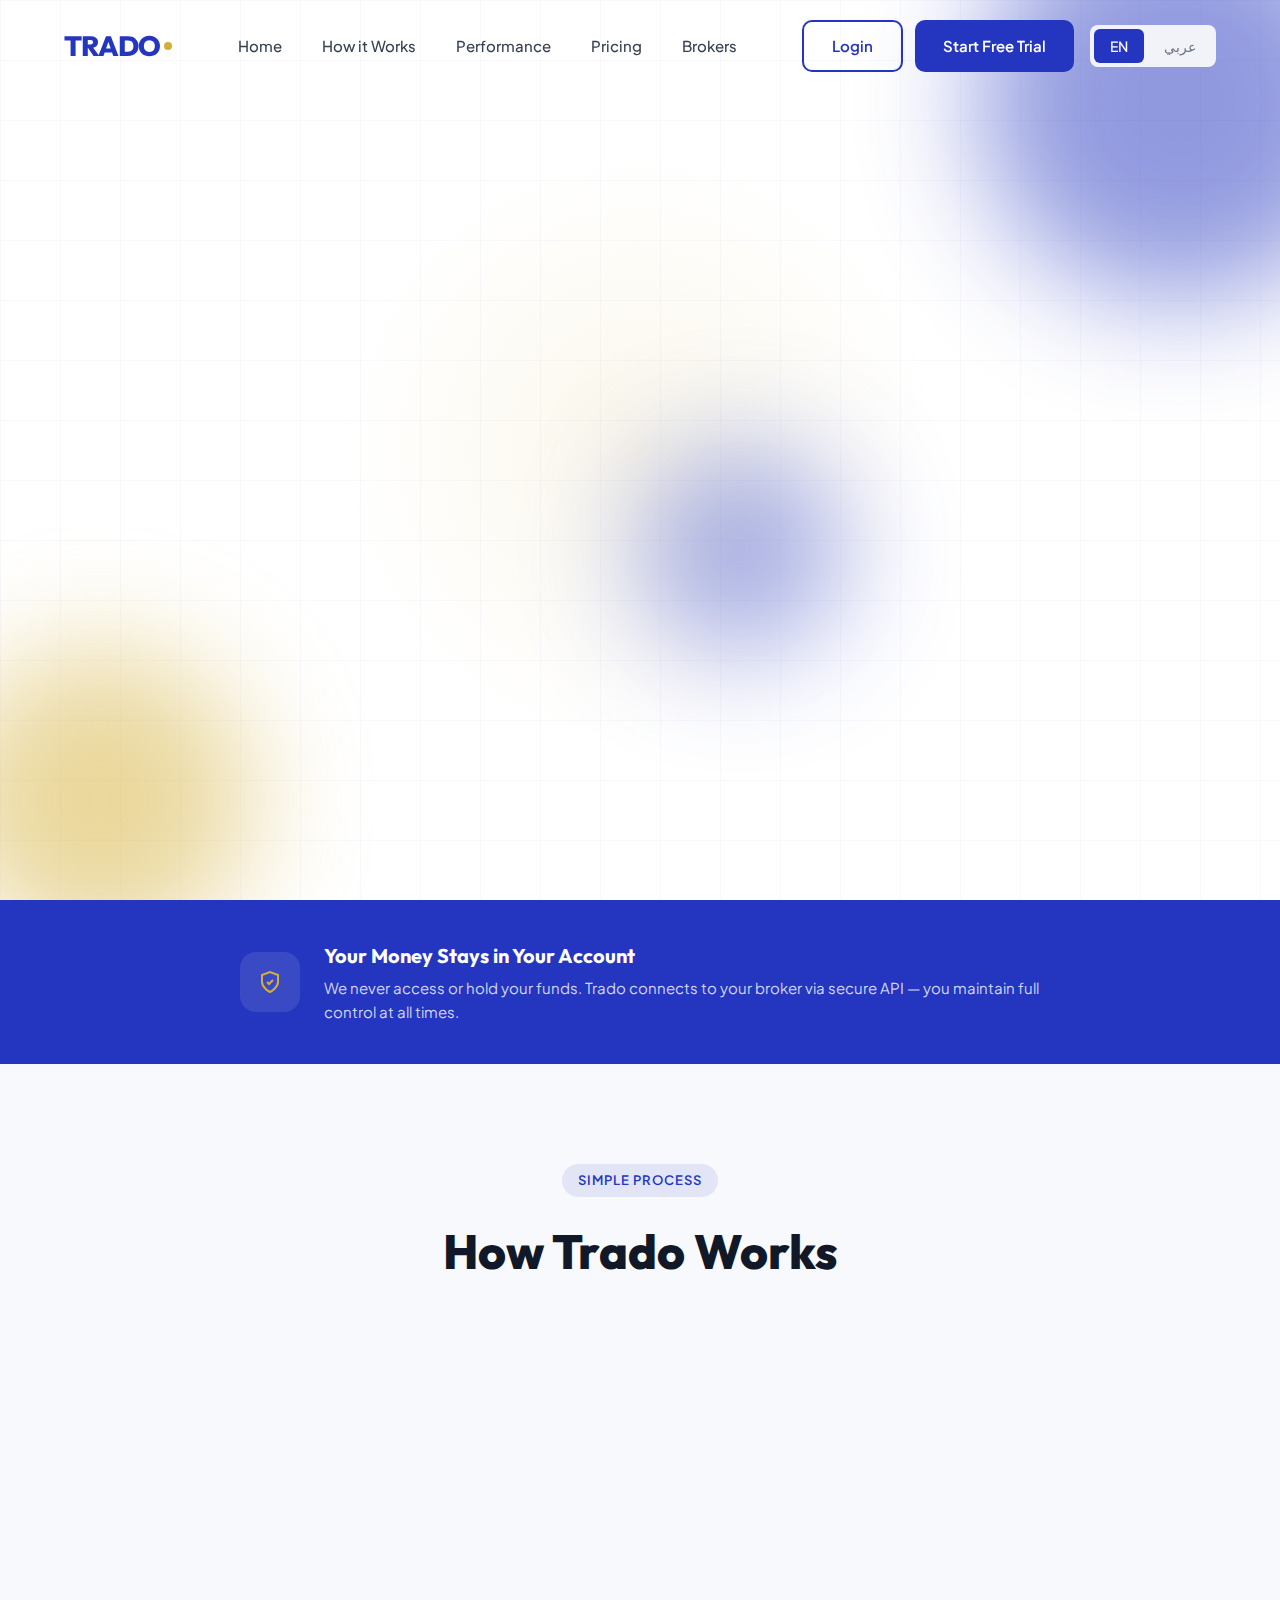
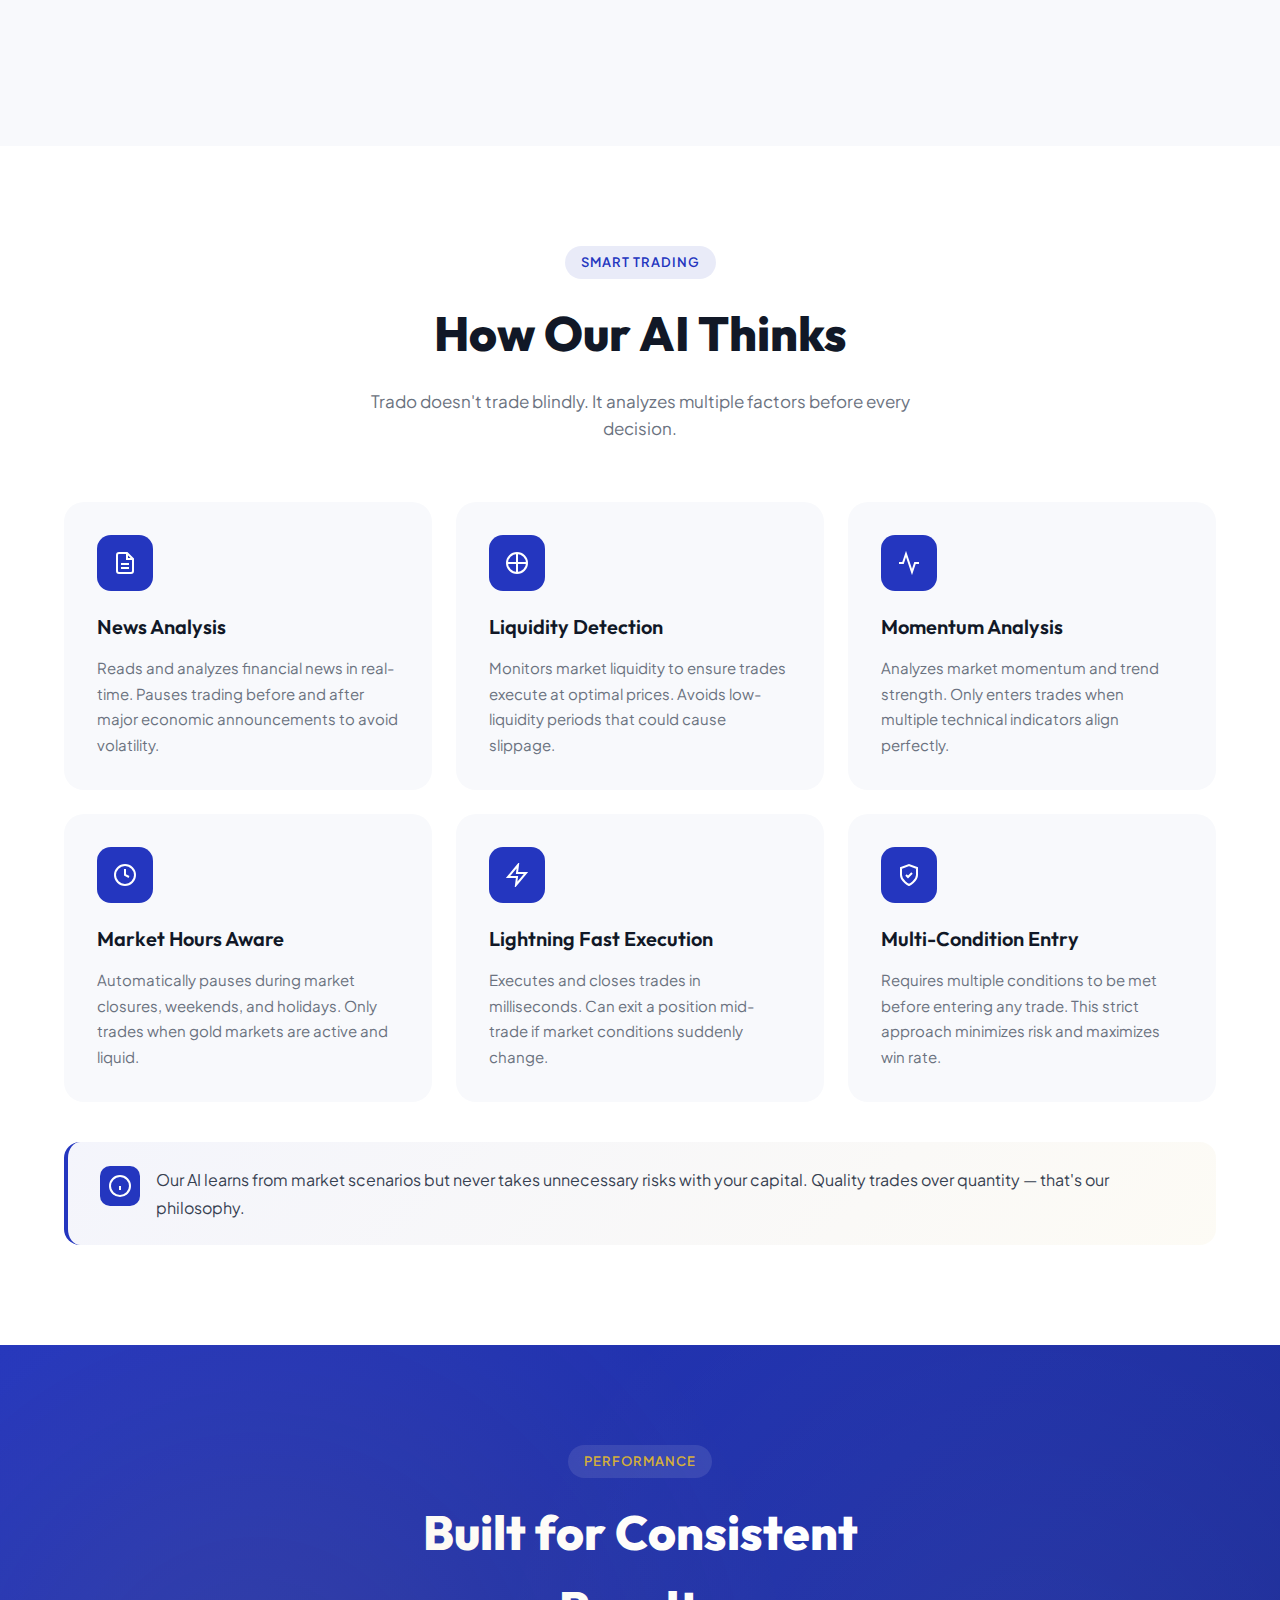
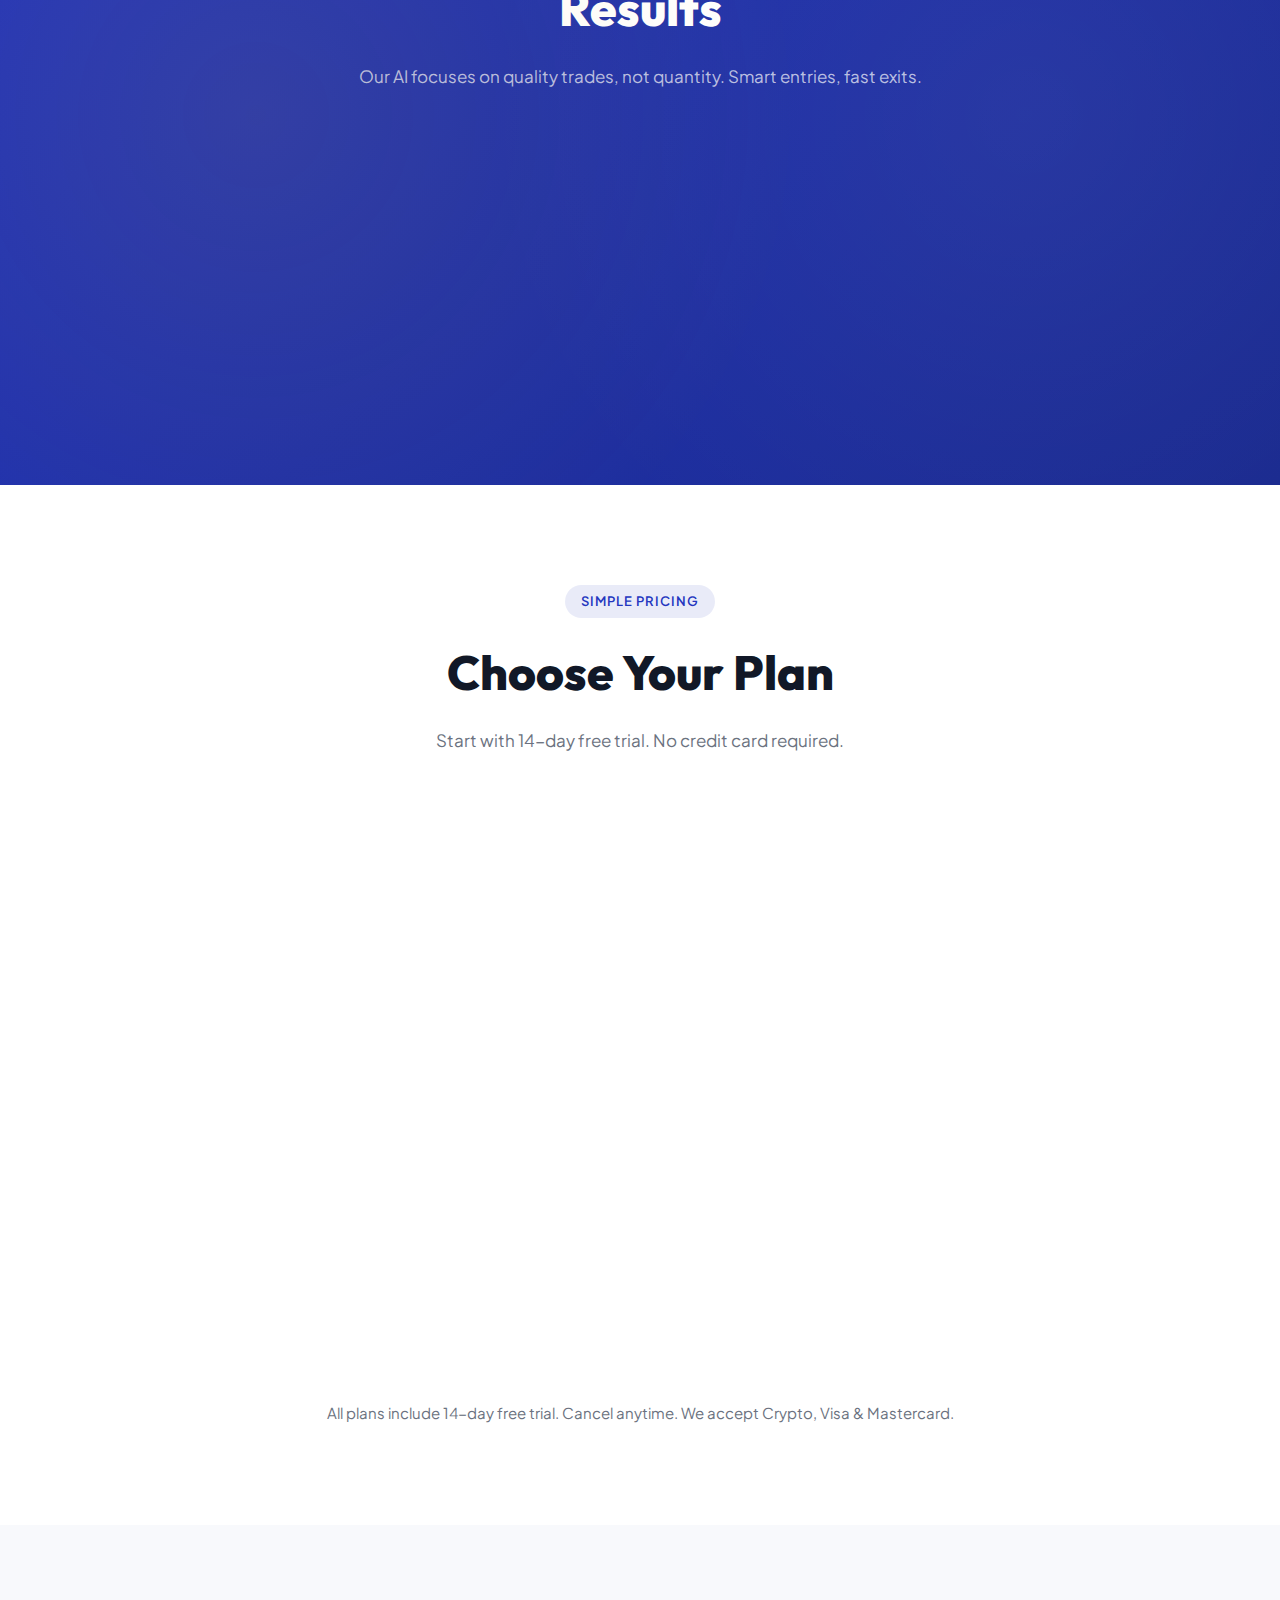
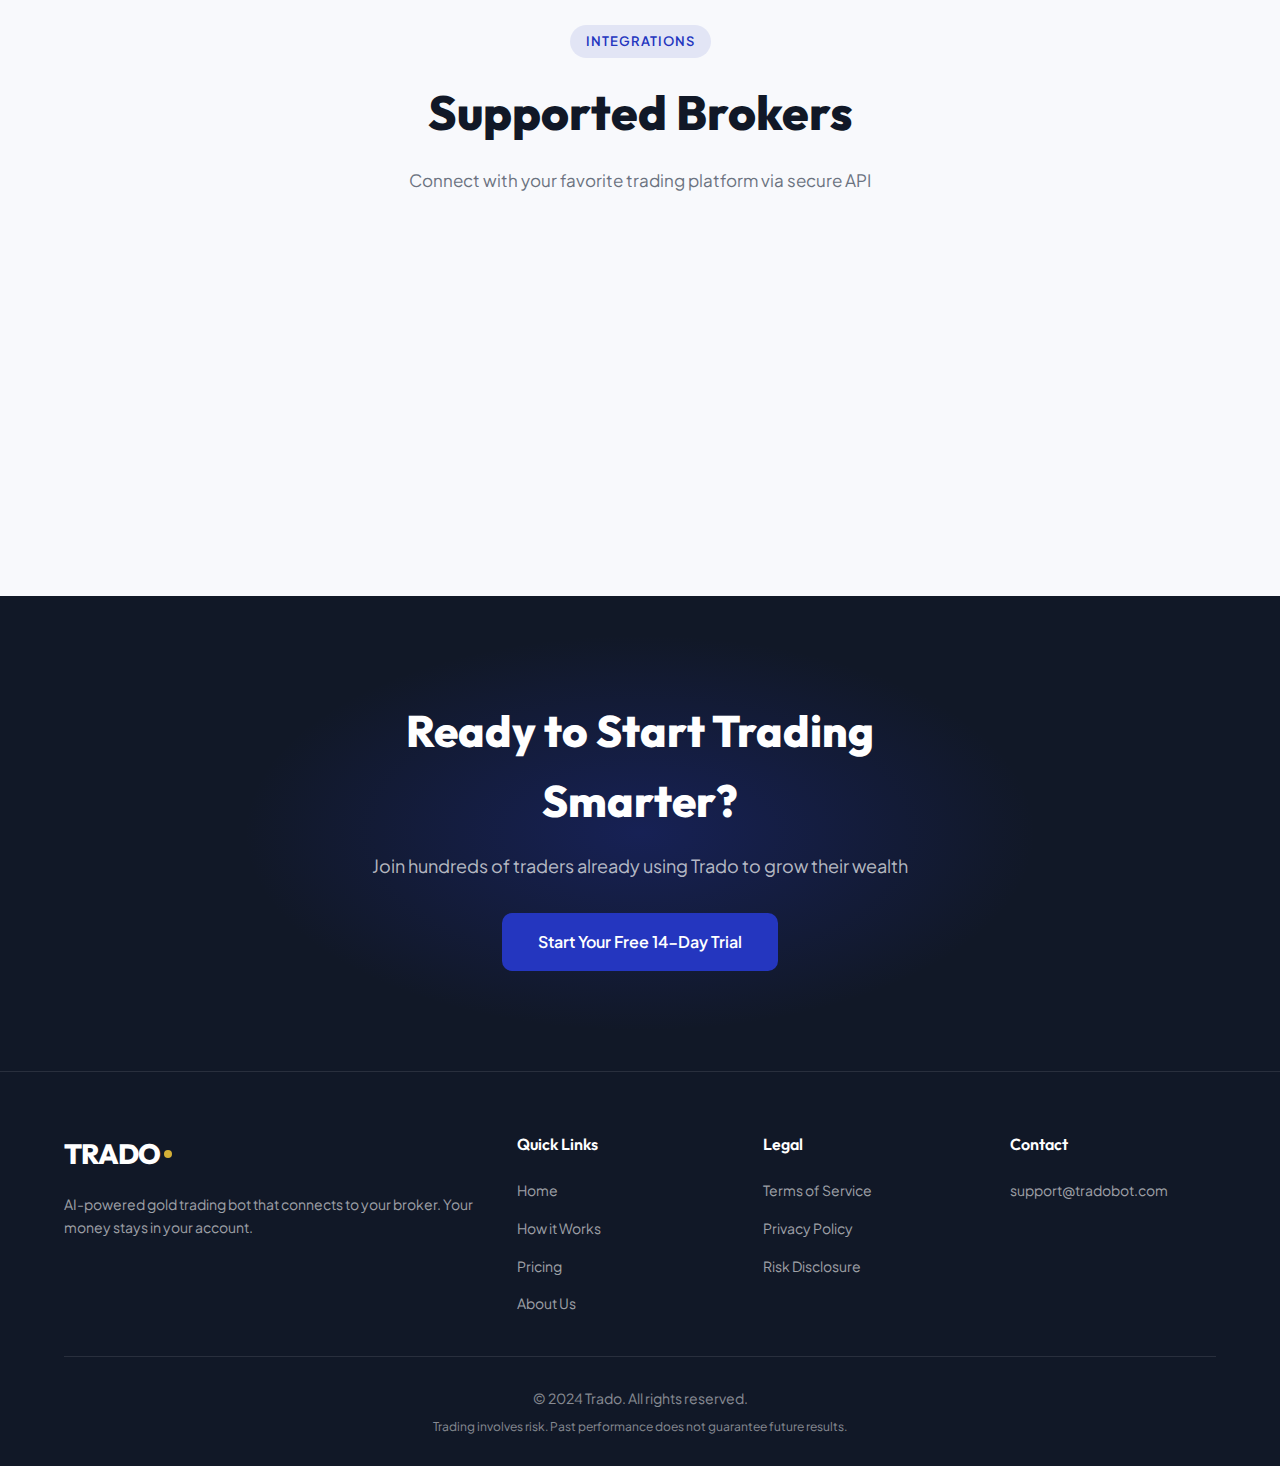
<file: index.html>
<!DOCTYPE html>
<html lang="en" dir="ltr">
<head>
    <meta charset="UTF-8">
    <meta name="viewport" content="width=device-width, initial-scale=1.0">
    <title>Trado - AI Gold Trading Bot</title>
    <link rel="preconnect" href="https://fonts.googleapis.com">
    <link rel="preconnect" href="https://fonts.gstatic.com" crossorigin>
    <link href="https://fonts.googleapis.com/css2?family=Outfit:wght@300;400;500;600;700;800&family=Plus+Jakarta+Sans:wght@300;400;500;600;700;800&family=Cairo:wght@300;400;500;600;700;800&display=swap" rel="stylesheet">
    <link rel="stylesheet" href="styles.css">
</head>
<body>
    <!-- Navigation -->
    <nav class="navbar">
        <div class="nav-container">
            <a href="#" class="logo">
                <span class="logo-text">TRADO</span>
                <span class="logo-dot"></span>
            </a>
            <ul class="nav-links">
                <li><a href="#home" data-en="Home" data-ar="الرئيسية">Home</a></li>
                <li><a href="#how-it-works" data-en="How it Works" data-ar="كيف يعمل">How it Works</a></li>
                <li><a href="#stats" data-en="Performance" data-ar="الأداء">Performance</a></li>
                <li><a href="#pricing" data-en="Pricing" data-ar="الأسعار">Pricing</a></li>
                <li><a href="#brokers" data-en="Brokers" data-ar="الوسطاء">Brokers</a></li>
            </ul>
            <div class="nav-right">
                <div class="nav-buttons">
                    <a href="login.html" class="btn-secondary" data-en="Login" data-ar="تسجيل الدخول">Login</a>
                    <a href="register.html" class="btn-primary" data-en="Start Free Trial" data-ar="ابدأ تجربة مجانية">Start Free Trial</a>
                </div>
                <div class="lang-switcher">
                    <button class="lang-btn active" data-lang="en">EN</button>
                    <button class="lang-btn" data-lang="ar">عربي</button>
                </div>
            </div>
            <div class="menu-toggle">
                <span></span>
                <span></span>
                <span></span>
            </div>
        </div>
    </nav>

    <!-- Hero Section -->
    <section id="home" class="hero">
        <div class="hero-bg">
            <div class="grid-lines"></div>
            <div class="floating-shapes">
                <div class="shape shape-1"></div>
                <div class="shape shape-2"></div>
                <div class="shape shape-3"></div>
            </div>
            <div class="gold-glow"></div>
        </div>
        <div class="hero-content">
            <div class="hero-badge" data-en="AI-Powered Trading" data-ar="تداول مدعوم بالذكاء الاصطناعي">
                AI-Powered Trading
            </div>
            <h1 class="hero-title">
                <span data-en="Trade Gold" data-ar="تداول الذهب">Trade Gold</span>
                <span class="highlight" data-en="Intelligently" data-ar="بذكاء">Intelligently</span>
            </h1>
            <p class="hero-subtitle" data-en="Connect our AI bot to your trading account. We don't hold your money — we just make it grow." data-ar="اربط البوت الذكي بحسابك. نحن لا نحتفظ بأموالك — فقط ننميها.">
                Connect our AI bot to your trading account. We don't hold your money — we just make it grow.
            </p>
            <div class="hero-cta">
                <a href="register.html" class="btn-primary btn-large" data-en="Start 14-Day Free Trial" data-ar="ابدأ تجربة 14 يوم مجانية">Start 14-Day Free Trial</a>
                <a href="#how-it-works" class="btn-ghost" data-en="See How It Works" data-ar="شاهد كيف يعمل">See How It Works</a>
            </div>
            <div class="hero-stats">
                <div class="hero-stat">
                    <span class="stat-number no-count">AI</span>
                    <span class="stat-label" data-en="Powered Trading" data-ar="تداول مدعوم">Powered Trading</span>
                </div>
                <div class="stat-divider"></div>
                <div class="hero-stat">
                    <span class="stat-number no-count">70-85%</span>
                    <span class="stat-label" data-en="Win Rate" data-ar="نسبة النجاح">Win Rate</span>
                </div>
                <div class="stat-divider"></div>
                <div class="hero-stat">
                    <span class="stat-number no-count">7</span>
                    <span class="stat-label" data-en="Supported Brokers" data-ar="وسطاء مدعومين">Supported Brokers</span>
                </div>
            </div>
        </div>
        <div class="scroll-indicator">
            <div class="mouse">
                <div class="wheel"></div>
            </div>
        </div>
    </section>

    <!-- Trust Banner -->
    <section class="trust-banner">
        <div class="container">
            <div class="trust-content">
                <div class="trust-icon">
                    <svg viewBox="0 0 24 24" fill="none" stroke="currentColor" stroke-width="2">
                        <path d="M12 22s8-4 8-10V5l-8-3-8 3v7c0 6 8 10 8 10z"/>
                        <path d="M9 12l2 2 4-4"/>
                    </svg>
                </div>
                <div class="trust-text">
                    <h3 data-en="Your Money Stays in Your Account" data-ar="أموالك تبقى في حسابك">Your Money Stays in Your Account</h3>
                    <p data-en="We never access or hold your funds. Trado connects to your broker via secure API — you maintain full control at all times." data-ar="نحن لا نصل إلى أموالك أبداً. Trado يتصل بوسيطك عبر API آمن — أنت تحتفظ بالسيطرة الكاملة دائماً.">We never access or hold your funds. Trado connects to your broker via secure API — you maintain full control at all times.</p>
                </div>
            </div>
        </div>
    </section>

    <!-- How It Works -->
    <section id="how-it-works" class="how-it-works">
        <div class="container">
            <div class="section-header">
                <span class="section-tag" data-en="Simple Process" data-ar="عملية بسيطة">Simple Process</span>
                <h2 class="section-title" data-en="How Trado Works" data-ar="كيف يعمل Trado">How Trado Works</h2>
            </div>
            <div class="steps-container">
                <div class="step" data-step="01">
                    <div class="step-card">
                        <div class="step-number">01</div>
                        <h3 data-en="Create Account" data-ar="أنشئ حساب">Create Account</h3>
                        <p data-en="Sign up for free and get instant access to your dashboard with 14-day trial." data-ar="سجل مجاناً واحصل على وصول فوري للوحة التحكم مع 14 يوم تجربة.">Sign up for free and get instant access to your dashboard with 14-day trial.</p>
                    </div>
                    <div class="step-line"></div>
                </div>
                <div class="step" data-step="02">
                    <div class="step-card">
                        <div class="step-number">02</div>
                        <h3 data-en="Connect Broker" data-ar="اربط الوسيط">Connect Broker</h3>
                        <p data-en="Link your existing trading account using secure API keys. We support 7 major brokers." data-ar="اربط حساب التداول الخاص بك باستخدام مفاتيح API آمنة. ندعم 7 وسطاء رئيسيين.">Link your existing trading account using secure API keys. We support 7 major brokers.</p>
                    </div>
                    <div class="step-line"></div>
                </div>
                <div class="step" data-step="03">
                    <div class="step-card">
                        <div class="step-number">03</div>
                        <h3 data-en="Activate Bot" data-ar="فعّل البوت">Activate Bot</h3>
                        <p data-en="Choose your plan and let our AI analyze markets and execute trades during optimal conditions." data-ar="اختر خطتك ودع الذكاء الاصطناعي يحلل الأسواق وينفذ الصفقات في الظروف المثالية.">Choose your plan and let our AI analyze markets and execute trades during optimal conditions.</p>
                    </div>
                    <div class="step-line"></div>
                </div>
                <div class="step" data-step="04">
                    <div class="step-card">
                        <div class="step-number">04</div>
                        <h3 data-en="Watch Profits" data-ar="راقب الأرباح">Watch Profits</h3>
                        <p data-en="Track your performance in real-time. Withdraw anytime — your money is always yours." data-ar="تابع أداءك في الوقت الفعلي. اسحب في أي وقت — أموالك دائماً ملكك.">Track your performance in real-time. Withdraw anytime — your money is always yours.</p>
                    </div>
                </div>
            </div>
        </div>
    </section>

    <!-- AI Intelligence Section -->
    <section id="ai-intelligence" class="ai-section">
        <div class="container">
            <div class="section-header">
                <span class="section-tag" data-en="Smart Trading" data-ar="تداول ذكي">Smart Trading</span>
                <h2 class="section-title" data-en="How Our AI Thinks" data-ar="كيف يفكر الذكاء الاصطناعي">How Our AI Thinks</h2>
                <p class="section-subtitle" data-en="Trado doesn't trade blindly. It analyzes multiple factors before every decision." data-ar="Trado لا يتداول بشكل أعمى. يحلل عوامل متعددة قبل كل قرار.">Trado doesn't trade blindly. It analyzes multiple factors before every decision.</p>
            </div>
            
            <div class="ai-features-grid">
                <div class="ai-feature-card">
                    <div class="ai-icon">
                        <svg viewBox="0 0 24 24" fill="none" stroke="currentColor" stroke-width="2">
                            <path d="M14 2H6a2 2 0 0 0-2 2v16a2 2 0 0 0 2 2h12a2 2 0 0 0 2-2V8z"/>
                            <polyline points="14 2 14 8 20 8"/>
                            <line x1="16" y1="13" x2="8" y2="13"/>
                            <line x1="16" y1="17" x2="8" y2="17"/>
                        </svg>
                    </div>
                    <h3 data-en="News Analysis" data-ar="تحليل الأخبار">News Analysis</h3>
                    <p data-en="Reads and analyzes financial news in real-time. Pauses trading before and after major economic announcements to avoid volatility." data-ar="يقرأ ويحلل الأخبار المالية في الوقت الفعلي. يوقف التداول قبل وبعد الإعلانات الاقتصادية الكبرى لتجنب التقلبات.">Reads and analyzes financial news in real-time. Pauses trading before and after major economic announcements to avoid volatility.</p>
                </div>
                
                <div class="ai-feature-card">
                    <div class="ai-icon">
                        <svg viewBox="0 0 24 24" fill="none" stroke="currentColor" stroke-width="2">
                            <path d="M12 2v20M2 12h20"/>
                            <circle cx="12" cy="12" r="10"/>
                        </svg>
                    </div>
                    <h3 data-en="Liquidity Detection" data-ar="كشف السيولة">Liquidity Detection</h3>
                    <p data-en="Monitors market liquidity to ensure trades execute at optimal prices. Avoids low-liquidity periods that could cause slippage." data-ar="يراقب سيولة السوق لضمان تنفيذ الصفقات بأفضل الأسعار. يتجنب فترات السيولة المنخفضة التي قد تسبب انزلاقاً.">Monitors market liquidity to ensure trades execute at optimal prices. Avoids low-liquidity periods that could cause slippage.</p>
                </div>
                
                <div class="ai-feature-card">
                    <div class="ai-icon">
                        <svg viewBox="0 0 24 24" fill="none" stroke="currentColor" stroke-width="2">
                            <polyline points="22 12 18 12 15 21 9 3 6 12 2 12"/>
                        </svg>
                    </div>
                    <h3 data-en="Momentum Analysis" data-ar="تحليل الزخم">Momentum Analysis</h3>
                    <p data-en="Analyzes market momentum and trend strength. Only enters trades when multiple technical indicators align perfectly." data-ar="يحلل زخم السوق وقوة الاتجاه. يدخل الصفقات فقط عندما تتوافق مؤشرات تقنية متعددة بشكل مثالي.">Analyzes market momentum and trend strength. Only enters trades when multiple technical indicators align perfectly.</p>
                </div>
                
                <div class="ai-feature-card">
                    <div class="ai-icon">
                        <svg viewBox="0 0 24 24" fill="none" stroke="currentColor" stroke-width="2">
                            <circle cx="12" cy="12" r="10"/>
                            <polyline points="12 6 12 12 16 14"/>
                        </svg>
                    </div>
                    <h3 data-en="Market Hours Aware" data-ar="مدرك لساعات السوق">Market Hours Aware</h3>
                    <p data-en="Automatically pauses during market closures, weekends, and holidays. Only trades when gold markets are active and liquid." data-ar="يتوقف تلقائياً خلال إغلاق السوق وعطلات نهاية الأسبوع والعطل الرسمية. يتداول فقط عندما تكون أسواق الذهب نشطة وسائلة.">Automatically pauses during market closures, weekends, and holidays. Only trades when gold markets are active and liquid.</p>
                </div>
                
                <div class="ai-feature-card">
                    <div class="ai-icon">
                        <svg viewBox="0 0 24 24" fill="none" stroke="currentColor" stroke-width="2">
                            <path d="M13 2L3 14h9l-1 8 10-12h-9l1-8z"/>
                        </svg>
                    </div>
                    <h3 data-en="Lightning Fast Execution" data-ar="تنفيذ سريع كالبرق">Lightning Fast Execution</h3>
                    <p data-en="Executes and closes trades in milliseconds. Can exit a position mid-trade if market conditions suddenly change." data-ar="ينفذ ويغلق الصفقات في أجزاء من الثانية. يمكنه الخروج من الصفقة في منتصفها إذا تغيرت ظروف السوق فجأة.">Executes and closes trades in milliseconds. Can exit a position mid-trade if market conditions suddenly change.</p>
                </div>
                
                <div class="ai-feature-card">
                    <div class="ai-icon">
                        <svg viewBox="0 0 24 24" fill="none" stroke="currentColor" stroke-width="2">
                            <path d="M12 22s8-4 8-10V5l-8-3-8 3v7c0 6 8 10 8 10z"/>
                            <path d="M9 12l2 2 4-4"/>
                        </svg>
                    </div>
                    <h3 data-en="Multi-Condition Entry" data-ar="دخول متعدد الشروط">Multi-Condition Entry</h3>
                    <p data-en="Requires multiple conditions to be met before entering any trade. This strict approach minimizes risk and maximizes win rate." data-ar="يتطلب تحقق شروط متعددة قبل الدخول في أي صفقة. هذا النهج الصارم يقلل المخاطر ويزيد نسبة الفوز.">Requires multiple conditions to be met before entering any trade. This strict approach minimizes risk and maximizes win rate.</p>
                </div>
            </div>
            
            <div class="ai-note">
                <div class="ai-note-icon">
                    <svg viewBox="0 0 24 24" fill="none" stroke="currentColor" stroke-width="2">
                        <circle cx="12" cy="12" r="10"/>
                        <path d="M12 16v-4M12 8h.01"/>
                    </svg>
                </div>
                <p data-en="Our AI learns from market scenarios but never takes unnecessary risks with your capital. Quality trades over quantity — that's our philosophy." data-ar="يتعلم الذكاء الاصطناعي من سيناريوهات السوق لكنه لا يخاطر أبداً برأس مالك بشكل غير ضروري. صفقات بجودة عالية بدلاً من الكمية — هذه فلسفتنا.">Our AI learns from market scenarios but never takes unnecessary risks with your capital. Quality trades over quantity — that's our philosophy.</p>
            </div>
        </div>
    </section>

    <!-- Performance Stats -->
    <section id="stats" class="performance">
        <div class="performance-bg"></div>
        <div class="container">
            <div class="section-header light">
                <span class="section-tag" data-en="Performance" data-ar="الأداء">Performance</span>
                <h2 class="section-title" data-en="Built for Consistent Results" data-ar="مصمم لنتائج مستمرة">Built for Consistent Results</h2>
                <p class="section-subtitle" data-en="Our AI focuses on quality trades, not quantity. Smart entries, fast exits." data-ar="يركز الذكاء الاصطناعي على جودة الصفقات، وليس الكمية. دخول ذكي، خروج سريع.">Our AI focuses on quality trades, not quantity. Smart entries, fast exits.</p>
            </div>
            <div class="stats-grid">
                <div class="stat-card">
                    <div class="stat-value no-count">AI</div>
                    <div class="stat-title" data-en="Powered Analysis" data-ar="تحليل مدعوم">Powered Analysis</div>
                </div>
                <div class="stat-card">
                    <div class="stat-value no-count">70-85%</div>
                    <div class="stat-title" data-en="Win Rate" data-ar="نسبة الفوز">Win Rate</div>
                </div>
                <div class="stat-card">
                    <div class="stat-value no-count">Lightning</div>
                    <div class="stat-title" data-en="Fast Execution" data-ar="تنفيذ سريع">Fast Execution</div>
                </div>
                <div class="stat-card">
                    <div class="stat-value no-count">7</div>
                    <div class="stat-title" data-en="Supported Brokers" data-ar="وسطاء مدعومين">Supported Brokers</div>
                </div>
            </div>
        </div>
    </section>

    <!-- Pricing -->
    <section id="pricing" class="pricing">
        <div class="container">
            <div class="section-header">
                <span class="section-tag" data-en="Simple Pricing" data-ar="أسعار بسيطة">Simple Pricing</span>
                <h2 class="section-title" data-en="Choose Your Plan" data-ar="اختر خطتك">Choose Your Plan</h2>
                <p class="section-subtitle" data-en="Start with 14-day free trial. No credit card required." data-ar="ابدأ بتجربة 14 يوم مجانية. لا حاجة لبطاقة ائتمان.">Start with 14-day free trial. No credit card required.</p>
            </div>
            <div class="pricing-cards">
                <div class="pricing-card">
                    <div class="plan-header">
                        <h3 class="plan-name" data-en="Basic" data-ar="الأساسية">Basic</h3>
                        <div class="plan-price">
                            <span class="currency">$</span>
                            <span class="amount">150</span>
                            <span class="period" data-en="/month" data-ar="/شهرياً">/month</span>
                        </div>
                    </div>
                    <div class="plan-features">
                        <div class="feature">
                            <svg viewBox="0 0 24 24" fill="none" stroke="currentColor" stroke-width="2">
                                <polyline points="20 6 9 17 4 12"></polyline>
                            </svg>
                            <span data-en="Account: $500 - $2,500" data-ar="الحساب: 500$ - 2,500$">Account: $500 - $2,500</span>
                        </div>
                        <div class="feature">
                            <svg viewBox="0 0 24 24" fill="none" stroke="currentColor" stroke-width="2">
                                <polyline points="20 6 9 17 4 12"></polyline>
                            </svg>
                            <span data-en="Standard trade frequency" data-ar="تردد صفقات عادي">Standard trade frequency</span>
                        </div>
                        <div class="feature">
                            <svg viewBox="0 0 24 24" fill="none" stroke="currentColor" stroke-width="2">
                                <polyline points="20 6 9 17 4 12"></polyline>
                            </svg>
                            <span data-en="Smart market-hours trading" data-ar="تداول ذكي بساعات السوق">Smart market-hours trading</span>
                        </div>
                        <div class="feature">
                            <svg viewBox="0 0 24 24" fill="none" stroke="currentColor" stroke-width="2">
                                <polyline points="20 6 9 17 4 12"></polyline>
                            </svg>
                            <span data-en="Real-time dashboard" data-ar="لوحة تحكم مباشرة">Real-time dashboard</span>
                        </div>
                        <div class="feature">
                            <svg viewBox="0 0 24 24" fill="none" stroke="currentColor" stroke-width="2">
                                <polyline points="20 6 9 17 4 12"></polyline>
                            </svg>
                            <span data-en="Email support" data-ar="دعم بالبريد">Email support</span>
                        </div>
                    </div>
                    <a href="register.html" class="btn-primary btn-block" data-en="Start Free Trial" data-ar="ابدأ تجربة مجانية">Start Free Trial</a>
                </div>
                <div class="pricing-card featured">
                    <div class="popular-badge" data-en="Most Popular" data-ar="الأكثر شعبية">Most Popular</div>
                    <div class="plan-header">
                        <h3 class="plan-name" data-en="Pro" data-ar="الاحترافية">Pro</h3>
                        <div class="plan-price">
                            <span class="currency">$</span>
                            <span class="amount">300</span>
                            <span class="period" data-en="/month" data-ar="/شهرياً">/month</span>
                        </div>
                    </div>
                    <div class="plan-features">
                        <div class="feature">
                            <svg viewBox="0 0 24 24" fill="none" stroke="currentColor" stroke-width="2">
                                <polyline points="20 6 9 17 4 12"></polyline>
                            </svg>
                            <span data-en="Account: $3,000+" data-ar="الحساب: 3,000$+">Account: $3,000+</span>
                        </div>
                        <div class="feature">
                            <svg viewBox="0 0 24 24" fill="none" stroke="currentColor" stroke-width="2">
                                <polyline points="20 6 9 17 4 12"></polyline>
                            </svg>
                            <span data-en="Higher trade frequency" data-ar="تردد صفقات أعلى">Higher trade frequency</span>
                        </div>
                        <div class="feature">
                            <svg viewBox="0 0 24 24" fill="none" stroke="currentColor" stroke-width="2">
                                <polyline points="20 6 9 17 4 12"></polyline>
                            </svg>
                            <span data-en="Maximum profit potential" data-ar="أقصى إمكانية ربح">Maximum profit potential</span>
                        </div>
                        <div class="feature">
                            <svg viewBox="0 0 24 24" fill="none" stroke="currentColor" stroke-width="2">
                                <polyline points="20 6 9 17 4 12"></polyline>
                            </svg>
                            <span data-en="Smart market-hours trading" data-ar="تداول ذكي بساعات السوق">Smart market-hours trading</span>
                        </div>
                        <div class="feature">
                            <svg viewBox="0 0 24 24" fill="none" stroke="currentColor" stroke-width="2">
                                <polyline points="20 6 9 17 4 12"></polyline>
                            </svg>
                            <span data-en="Priority support" data-ar="دعم أولوية">Priority support</span>
                        </div>
                        <div class="feature">
                            <svg viewBox="0 0 24 24" fill="none" stroke="currentColor" stroke-width="2">
                                <polyline points="20 6 9 17 4 12"></polyline>
                            </svg>
                            <span data-en="Advanced analytics" data-ar="تحليلات متقدمة">Advanced analytics</span>
                        </div>
                    </div>
                    <a href="register.html" class="btn-primary btn-block" data-en="Start Free Trial" data-ar="ابدأ تجربة مجانية">Start Free Trial</a>
                </div>
            </div>
            <div class="pricing-note">
                <p data-en="All plans include 14-day free trial. Cancel anytime. We accept Crypto, Visa & Mastercard." data-ar="جميع الخطط تتضمن 14 يوم تجربة مجانية. إلغاء في أي وقت. نقبل كريبتو، فيزا وماستركارد.">All plans include 14-day free trial. Cancel anytime. We accept Crypto, Visa & Mastercard.</p>
            </div>
        </div>
    </section>

    <!-- Supported Brokers -->
    <section id="brokers" class="brokers">
        <div class="container">
            <div class="section-header">
                <span class="section-tag" data-en="Integrations" data-ar="التكاملات">Integrations</span>
                <h2 class="section-title" data-en="Supported Brokers" data-ar="الوسطاء المدعومين">Supported Brokers</h2>
                <p class="section-subtitle" data-en="Connect with your favorite trading platform via secure API" data-ar="اتصل بمنصة التداول المفضلة لديك عبر API آمن">Connect with your favorite trading platform via secure API</p>
            </div>
            <div class="brokers-grid">
                <div class="broker-card">
                    <div class="broker-logo">Capital.com</div>
                </div>
                <div class="broker-card">
                    <div class="broker-logo">IG Markets</div>
                </div>
                <div class="broker-card">
                    <div class="broker-logo">FXCM</div>
                </div>
                <div class="broker-card">
                    <div class="broker-logo">OANDA</div>
                </div>
                <div class="broker-card">
                    <div class="broker-logo">FOREX.com</div>
                </div>
                <div class="broker-card">
                    <div class="broker-logo">cTrader</div>
                </div>
                <div class="broker-card">
                    <div class="broker-logo">ATFX</div>
                </div>
                <div class="broker-card">
                    <div class="broker-logo">ACY</div>
                </div>
            </div>
        </div>
    </section>

    <!-- CTA Section -->
    <section class="cta-section">
        <div class="cta-bg">
            <div class="cta-glow"></div>
        </div>
        <div class="container">
            <div class="cta-content">
                <h2 data-en="Ready to Start Trading Smarter?" data-ar="مستعد للتداول بذكاء؟">Ready to Start Trading Smarter?</h2>
                <p data-en="Join hundreds of traders already using Trado to grow their wealth" data-ar="انضم لمئات المتداولين الذين يستخدمون Trado لتنمية ثرواتهم">Join hundreds of traders already using Trado to grow their wealth</p>
                <a href="register.html" class="btn-primary btn-large" data-en="Start Your Free 14-Day Trial" data-ar="ابدأ تجربتك المجانية 14 يوم">Start Your Free 14-Day Trial</a>
            </div>
        </div>
    </section>

    <!-- Footer -->
    <footer class="footer">
        <div class="container">
            <div class="footer-grid">
                <div class="footer-brand">
                    <a href="#" class="logo">
                        <span class="logo-text">TRADO</span>
                        <span class="logo-dot"></span>
                    </a>
                    <p data-en="AI-powered gold trading bot that connects to your broker. Your money stays in your account." data-ar="بوت تداول ذهب مدعوم بالذكاء الاصطناعي يتصل بوسيطك. أموالك تبقى في حسابك.">AI-powered gold trading bot that connects to your broker. Your money stays in your account.</p>
                </div>
                <div class="footer-links">
                    <h4 data-en="Quick Links" data-ar="روابط سريعة">Quick Links</h4>
                    <ul>
                        <li><a href="#home" data-en="Home" data-ar="الرئيسية">Home</a></li>
                        <li><a href="#how-it-works" data-en="How it Works" data-ar="كيف يعمل">How it Works</a></li>
                        <li><a href="#pricing" data-en="Pricing" data-ar="الأسعار">Pricing</a></li>
                        <li><a href="about.html" data-en="About Us" data-ar="من نحن">About Us</a></li>
                    </ul>
                </div>
                <div class="footer-links">
                    <h4 data-en="Legal" data-ar="قانوني">Legal</h4>
                    <ul>
                        <li><a href="terms.html" data-en="Terms of Service" data-ar="شروط الخدمة">Terms of Service</a></li>
                        <li><a href="privacy.html" data-en="Privacy Policy" data-ar="سياسة الخصوصية">Privacy Policy</a></li>
                        <li><a href="risk.html" data-en="Risk Disclosure" data-ar="إفصاح المخاطر">Risk Disclosure</a></li>
                    </ul>
                </div>
                <div class="footer-links">
                    <h4 data-en="Contact" data-ar="تواصل">Contact</h4>
                    <ul>
                        <li><a href="mailto:support@tradobot.com">support@tradobot.com</a></li>
                    </ul>
                </div>
            </div>
            <div class="footer-bottom">
                <p data-en="© 2024 Trado. All rights reserved." data-ar="© 2024 Trado. جميع الحقوق محفوظة.">© 2024 Trado. All rights reserved.</p>
                <p class="disclaimer" data-en="Trading involves risk. Past performance does not guarantee future results." data-ar="التداول ينطوي على مخاطر. الأداء السابق لا يضمن النتائج المستقبلية.">Trading involves risk. Past performance does not guarantee future results.</p>
            </div>
        </div>
    </footer>

    <!-- Mobile Menu -->
    <div class="mobile-menu">
        <ul class="mobile-nav-links">
            <li><a href="#home" data-en="Home" data-ar="الرئيسية">Home</a></li>
            <li><a href="#how-it-works" data-en="How it Works" data-ar="كيف يعمل">How it Works</a></li>
            <li><a href="#stats" data-en="Performance" data-ar="الأداء">Performance</a></li>
            <li><a href="#pricing" data-en="Pricing" data-ar="الأسعار">Pricing</a></li>
            <li><a href="#brokers" data-en="Brokers" data-ar="الوسطاء">Brokers</a></li>
        </ul>
        <div class="mobile-nav-buttons">
            <a href="login.html" class="btn-secondary" data-en="Login" data-ar="تسجيل الدخول">Login</a>
            <a href="register.html" class="btn-primary" data-en="Start Free Trial" data-ar="ابدأ تجربة مجانية">Start Free Trial</a>
        </div>
        <div class="mobile-lang-switcher">
            <button class="lang-btn active" data-lang="en">EN</button>
            <button class="lang-btn" data-lang="ar">عربي</button>
        </div>
    </div>

    <script src="script.js"></script>
</body>
</html>
</file>
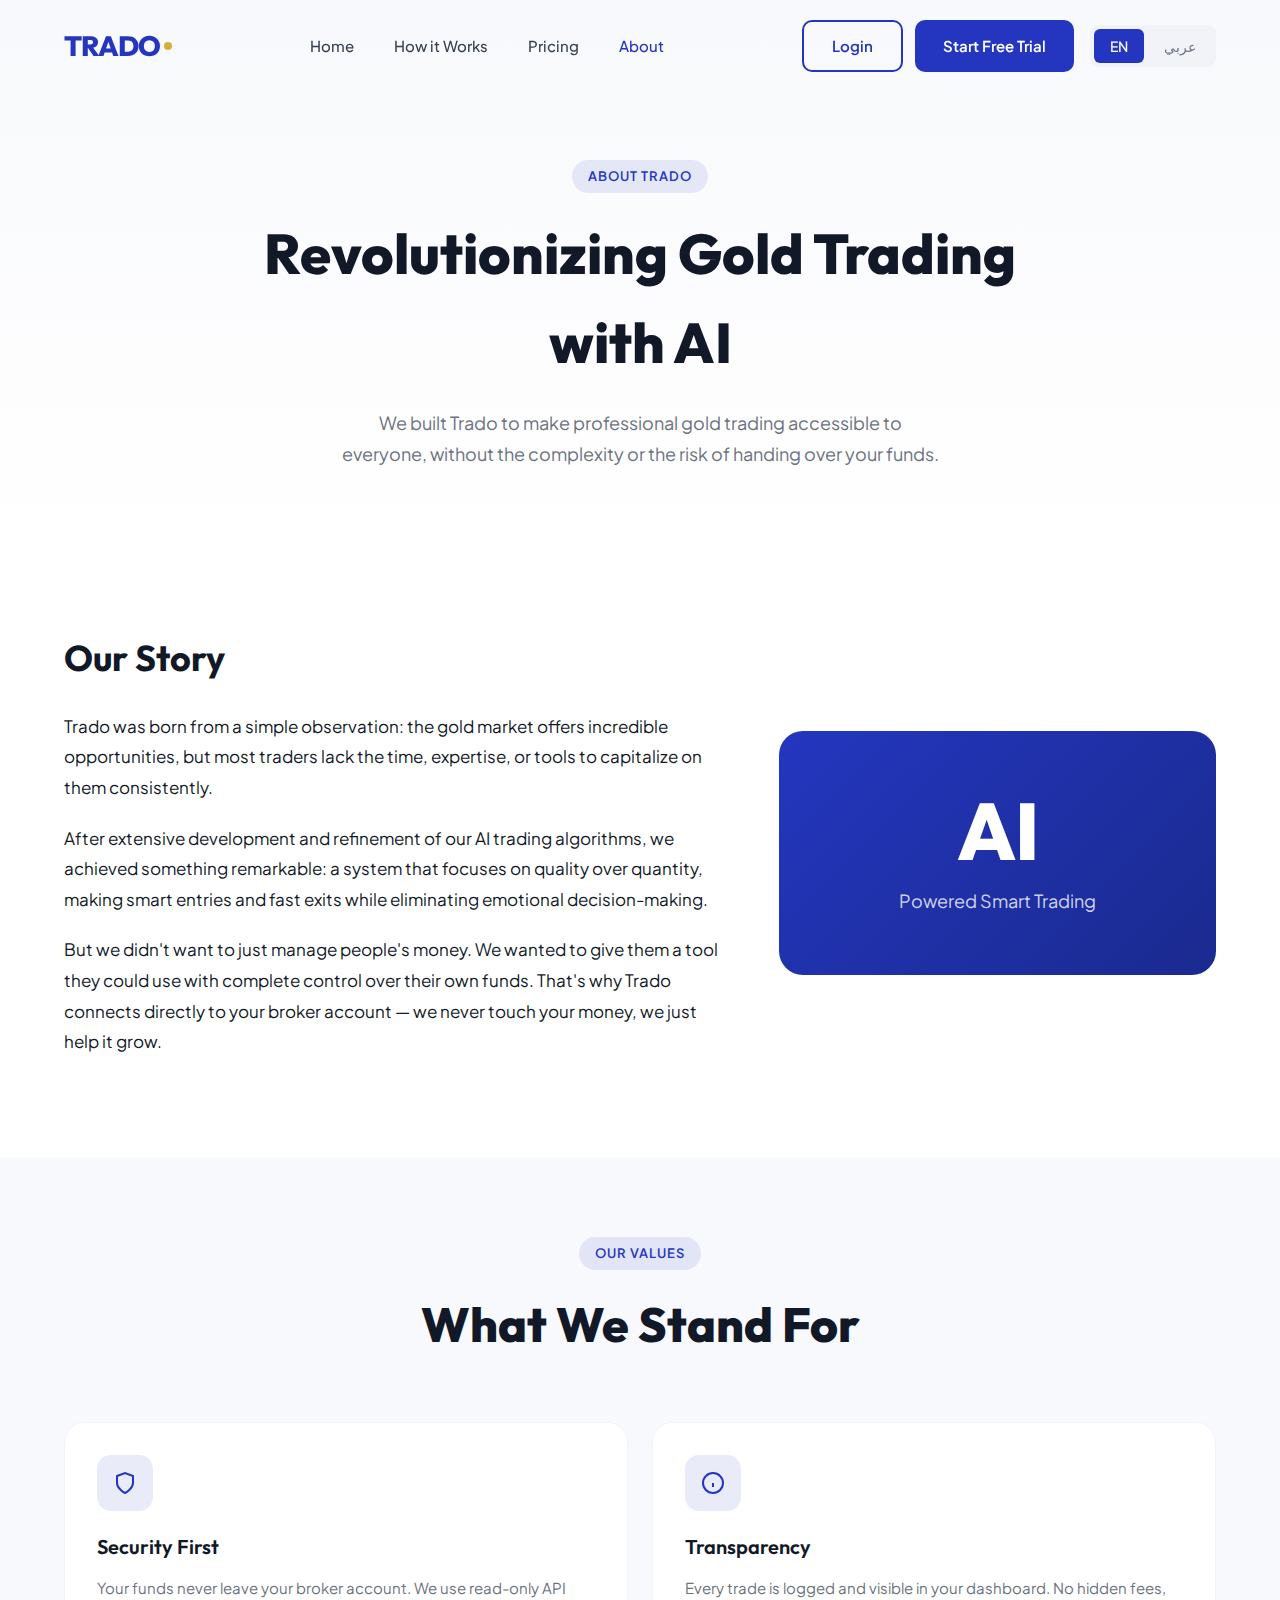
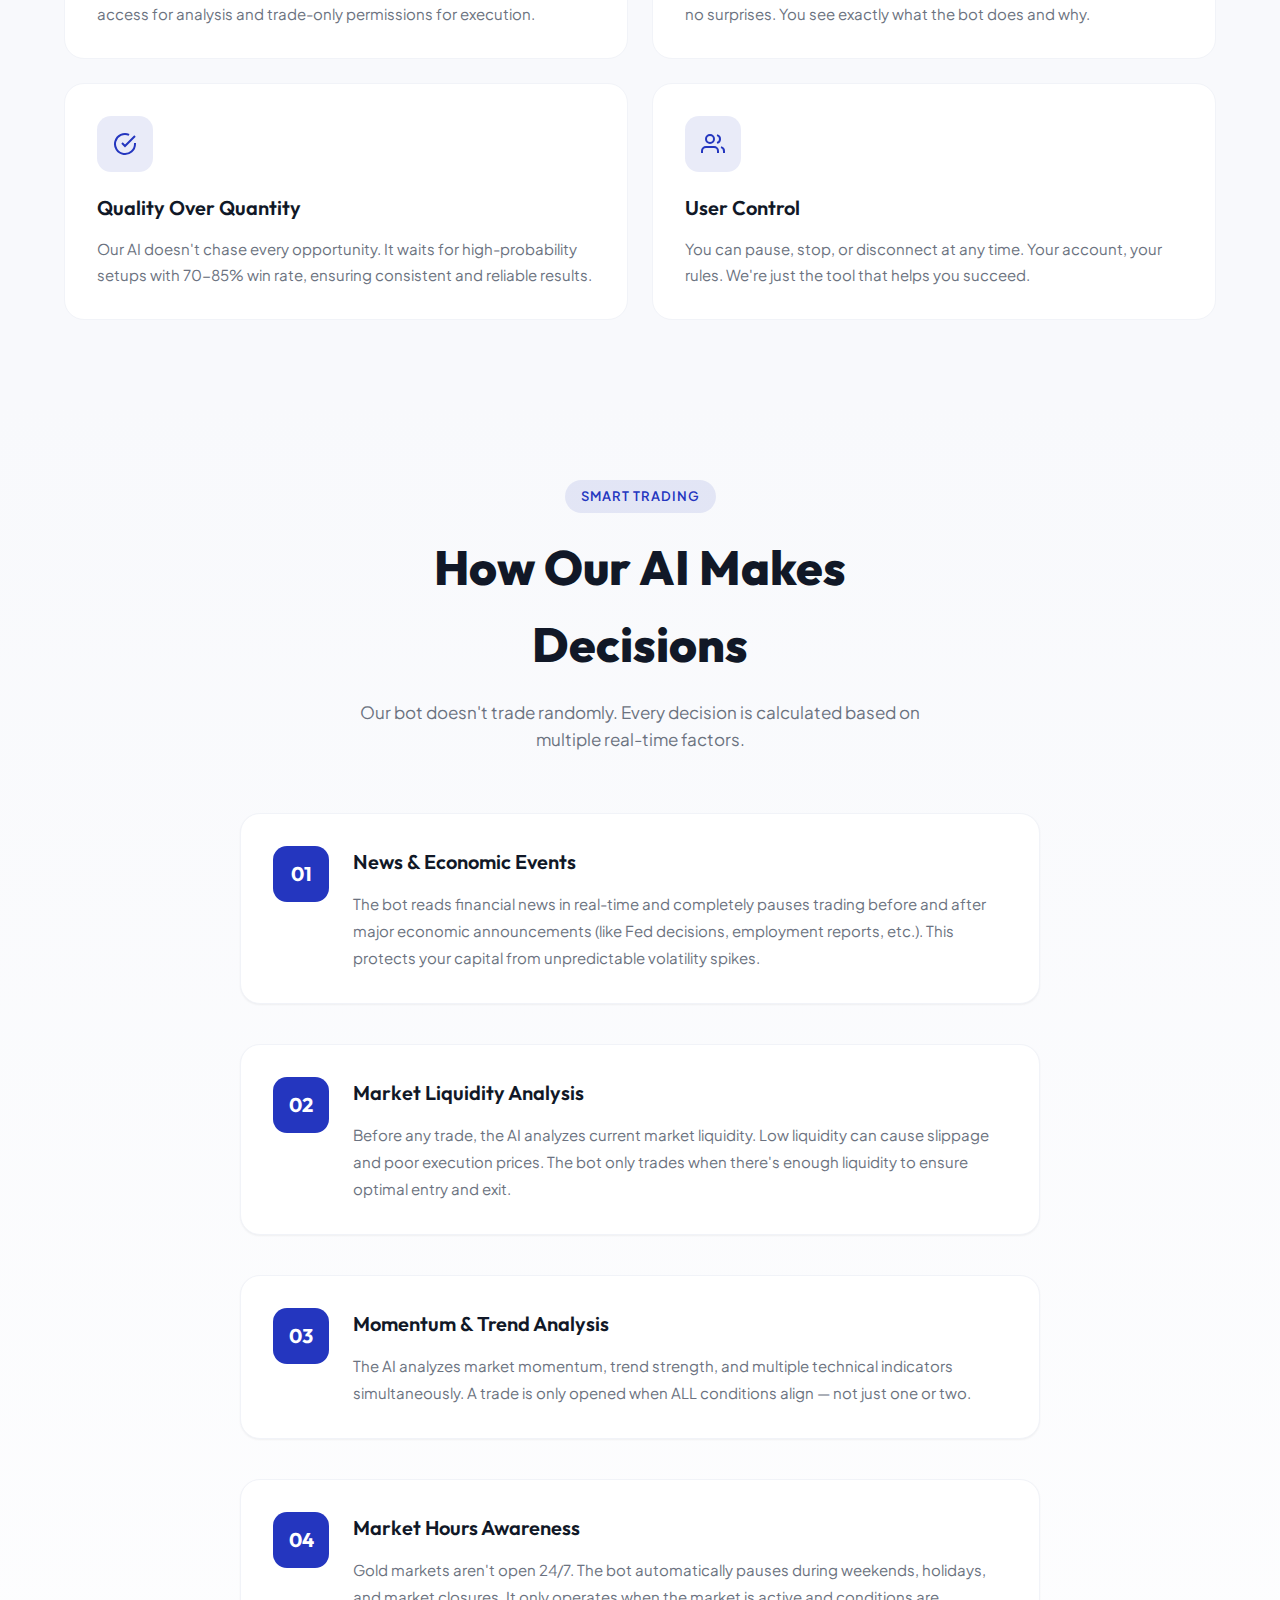
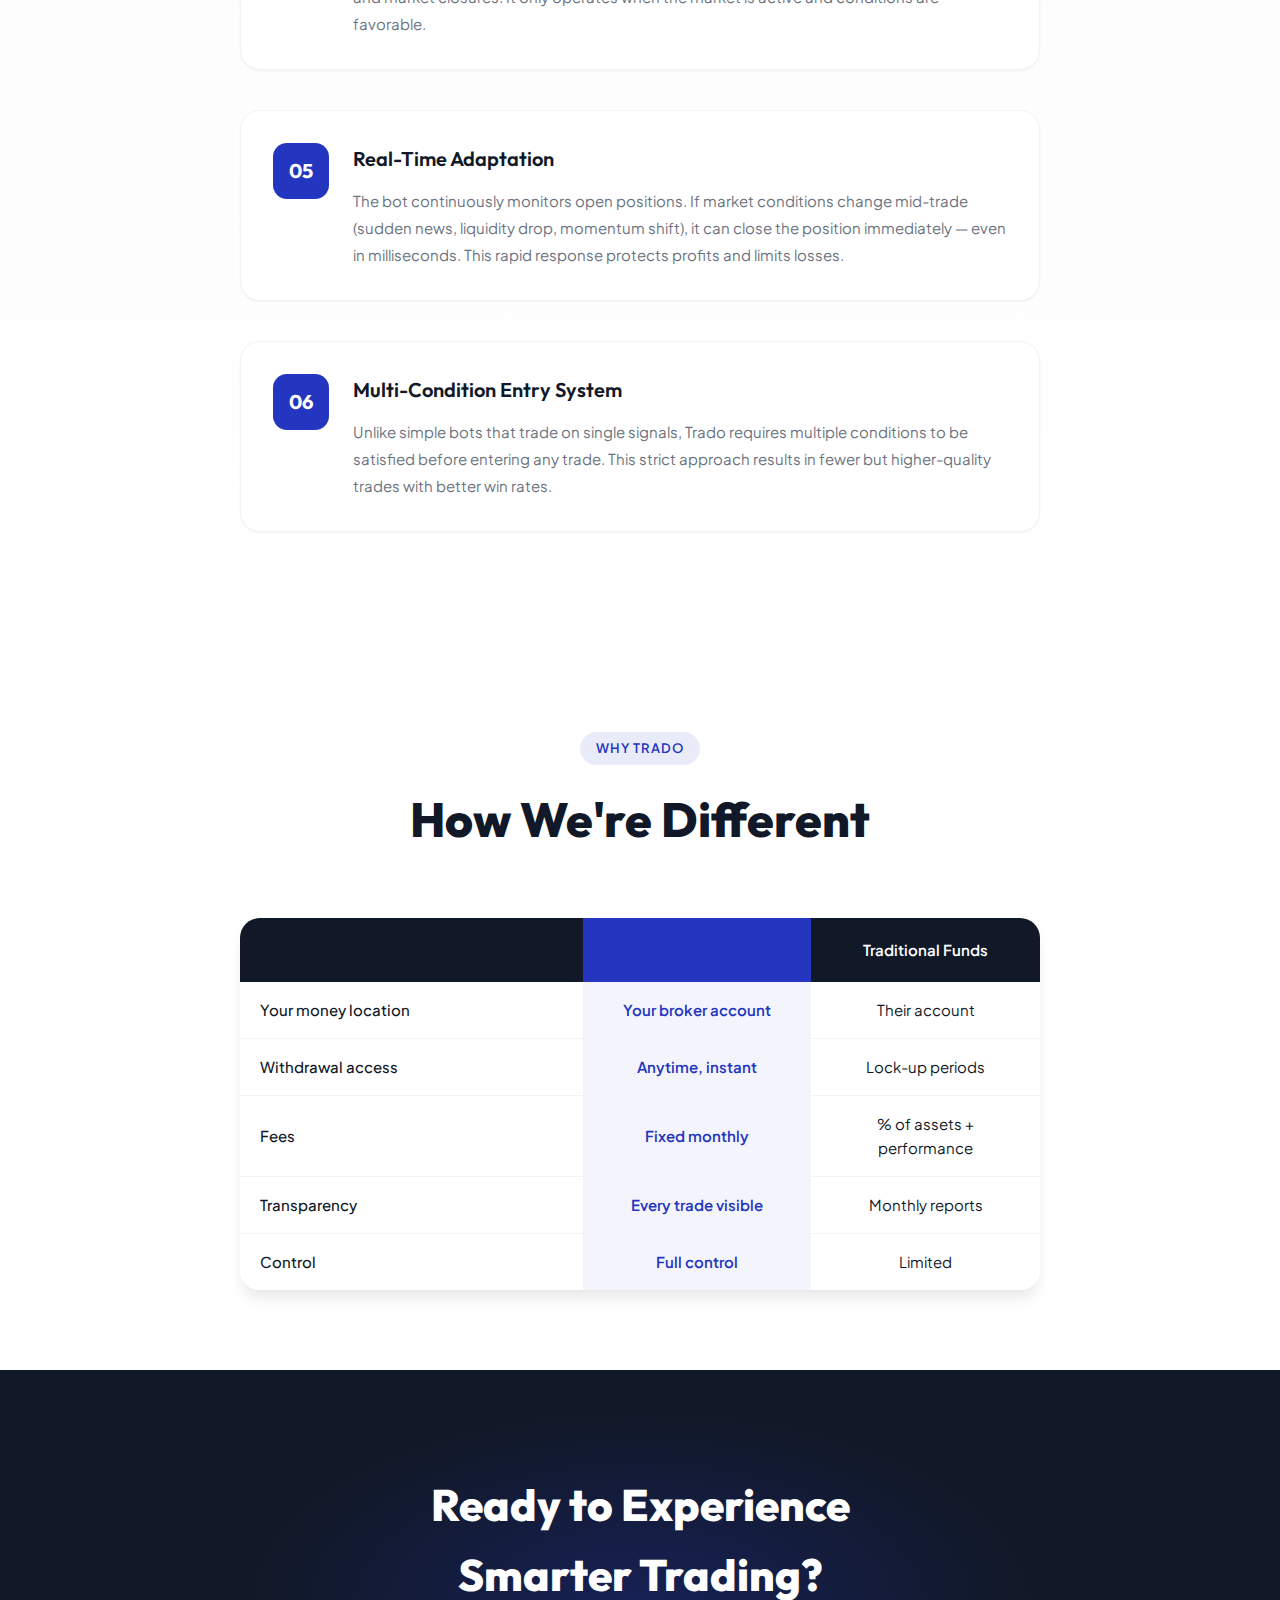
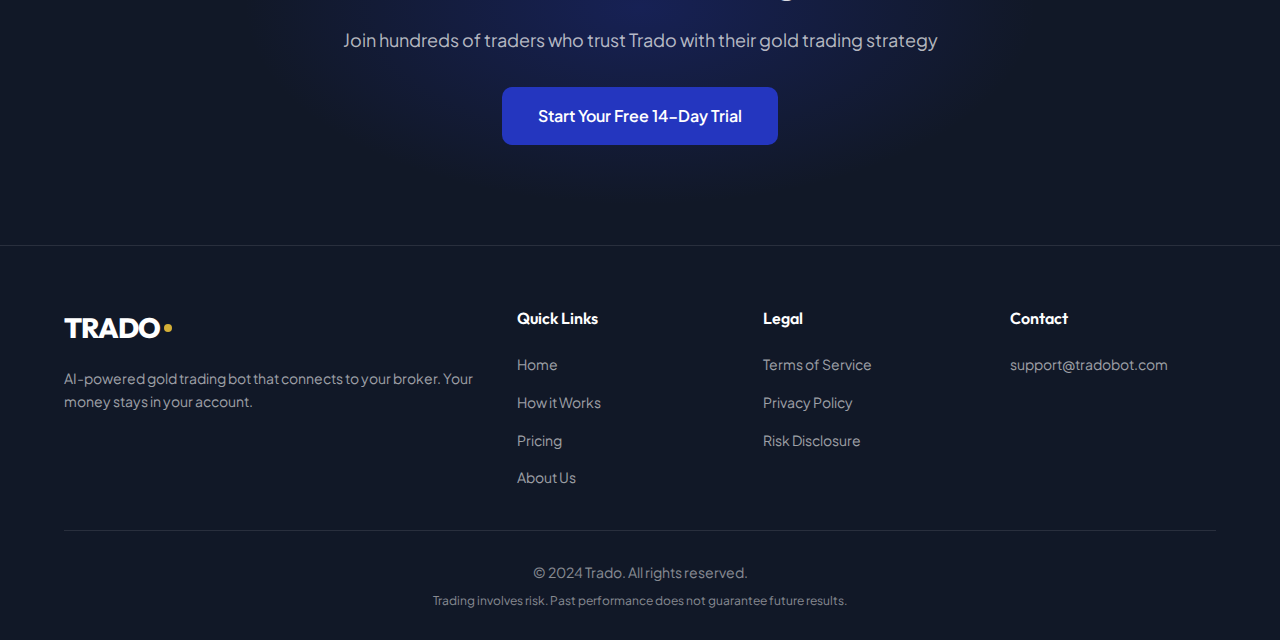
<file: about.html>
<!DOCTYPE html>
<html lang="en" dir="ltr">
<head>
    <meta charset="UTF-8">
    <meta name="viewport" content="width=device-width, initial-scale=1.0">
    <title>About Us - Trado</title>
    <link rel="preconnect" href="https://fonts.googleapis.com">
    <link rel="preconnect" href="https://fonts.gstatic.com" crossorigin>
    <link href="https://fonts.googleapis.com/css2?family=Outfit:wght@300;400;500;600;700;800&family=Plus+Jakarta+Sans:wght@300;400;500;600;700&family=Cairo:wght@300;400;500;600;700;800&display=swap" rel="stylesheet">
    <link rel="stylesheet" href="styles.css">
    <link rel="stylesheet" href="pages.css">
</head>
<body>
    <!-- Navigation -->
    <nav class="navbar">
        <div class="nav-container">
            <a href="index.html" class="logo">
                <span class="logo-text">TRADO</span>
                <span class="logo-dot"></span>
            </a>
            <ul class="nav-links">
                <li><a href="index.html" data-en="Home" data-ar="الرئيسية">Home</a></li>
                <li><a href="index.html#how-it-works" data-en="How it Works" data-ar="كيف يعمل">How it Works</a></li>
                <li><a href="index.html#pricing" data-en="Pricing" data-ar="الأسعار">Pricing</a></li>
                <li><a href="about.html" class="active" data-en="About" data-ar="من نحن">About</a></li>
            </ul>
            <div class="nav-right">
                <div class="nav-buttons">
                    <a href="login.html" class="btn-secondary" data-en="Login" data-ar="تسجيل الدخول">Login</a>
                    <a href="register.html" class="btn-primary" data-en="Start Free Trial" data-ar="ابدأ تجربة مجانية">Start Free Trial</a>
                </div>
                <div class="lang-switcher">
                    <button class="lang-btn active" data-lang="en">EN</button>
                    <button class="lang-btn" data-lang="ar">عربي</button>
                </div>
            </div>
            <div class="menu-toggle">
                <span></span>
                <span></span>
                <span></span>
            </div>
        </div>
    </nav>

    <!-- Hero -->
    <section class="page-hero">
        <div class="container">
            <span class="section-tag" data-en="About Trado" data-ar="عن Trado">About Trado</span>
            <h1 class="page-title" data-en="Revolutionizing Gold Trading with AI" data-ar="نُحدث ثورة في تداول الذهب بالذكاء الاصطناعي">Revolutionizing Gold Trading with AI</h1>
            <p class="page-subtitle" data-en="We built Trado to make professional gold trading accessible to everyone, without the complexity or the risk of handing over your funds." data-ar="بنينا Trado لجعل تداول الذهب الاحترافي متاحاً للجميع، بدون تعقيد أو مخاطر تسليم أموالك.">We built Trado to make professional gold trading accessible to everyone, without the complexity or the risk of handing over your funds.</p>
        </div>
    </section>

    <!-- Our Story -->
    <section class="content-section">
        <div class="container">
            <div class="content-grid">
                <div class="content-text">
                    <h2 data-en="Our Story" data-ar="قصتنا">Our Story</h2>
                    <p data-en="Trado was born from a simple observation: the gold market offers incredible opportunities, but most traders lack the time, expertise, or tools to capitalize on them consistently." data-ar="وُلد Trado من ملاحظة بسيطة: سوق الذهب يقدم فرصاً مذهلة، لكن معظم المتداولين يفتقرون للوقت أو الخبرة أو الأدوات للاستفادة منها باستمرار.">Trado was born from a simple observation: the gold market offers incredible opportunities, but most traders lack the time, expertise, or tools to capitalize on them consistently.</p>
                    <p data-en="After extensive development and refinement of our AI trading algorithms, we achieved something remarkable: a system that focuses on quality over quantity, making smart entries and fast exits while eliminating emotional decision-making." data-ar="بعد تطوير وتحسين مكثف لخوارزميات التداول بالذكاء الاصطناعي، حققنا شيئاً مذهلاً: نظام يركز على الجودة بدلاً من الكمية، يقوم بدخول ذكي وخروج سريع مع إزالة القرارات العاطفية.">After extensive development and refinement of our AI trading algorithms, we achieved something remarkable: a system that focuses on quality over quantity, making smart entries and fast exits while eliminating emotional decision-making.</p>
                    <p data-en="But we didn't want to just manage people's money. We wanted to give them a tool they could use with complete control over their own funds. That's why Trado connects directly to your broker account — we never touch your money, we just help it grow." data-ar="لكننا لم نرد فقط إدارة أموال الناس. أردنا أن نمنحهم أداة يمكنهم استخدامها مع السيطرة الكاملة على أموالهم. لهذا يتصل Trado مباشرة بحساب الوسيط — نحن لا نلمس أموالك أبداً، فقط نساعدها على النمو.">But we didn't want to just manage people's money. We wanted to give them a tool they could use with complete control over their own funds. That's why Trado connects directly to your broker account — we never touch your money, we just help it grow.</p>
                </div>
                <div class="content-visual">
                    <div class="visual-card">
                        <div class="visual-number">AI</div>
                        <div class="visual-label" data-en="Powered Smart Trading" data-ar="تداول ذكي مدعوم">Powered Smart Trading</div>
                    </div>
                </div>
            </div>
        </div>
    </section>

    <!-- Values -->
    <section class="values-section">
        <div class="container">
            <div class="section-header">
                <span class="section-tag" data-en="Our Values" data-ar="قيمنا">Our Values</span>
                <h2 class="section-title" data-en="What We Stand For" data-ar="ما نؤمن به">What We Stand For</h2>
            </div>
            <div class="values-grid">
                <div class="value-card">
                    <div class="value-icon">
                        <svg viewBox="0 0 24 24" fill="none" stroke="currentColor" stroke-width="2">
                            <path d="M12 22s8-4 8-10V5l-8-3-8 3v7c0 6 8 10 8 10z"/>
                        </svg>
                    </div>
                    <h3 data-en="Security First" data-ar="الأمان أولاً">Security First</h3>
                    <p data-en="Your funds never leave your broker account. We use read-only API access for analysis and trade-only permissions for execution." data-ar="أموالك لا تغادر حساب الوسيط أبداً. نستخدم وصول API للقراءة فقط للتحليل وصلاحيات التداول فقط للتنفيذ.">Your funds never leave your broker account. We use read-only API access for analysis and trade-only permissions for execution.</p>
                </div>
                <div class="value-card">
                    <div class="value-icon">
                        <svg viewBox="0 0 24 24" fill="none" stroke="currentColor" stroke-width="2">
                            <circle cx="12" cy="12" r="10"/>
                            <path d="M12 16v-4M12 8h.01"/>
                        </svg>
                    </div>
                    <h3 data-en="Transparency" data-ar="الشفافية">Transparency</h3>
                    <p data-en="Every trade is logged and visible in your dashboard. No hidden fees, no surprises. You see exactly what the bot does and why." data-ar="كل صفقة مسجلة ومرئية في لوحة التحكم. لا رسوم خفية، لا مفاجآت. ترى بالضبط ما يفعله البوت ولماذا.">Every trade is logged and visible in your dashboard. No hidden fees, no surprises. You see exactly what the bot does and why.</p>
                </div>
                <div class="value-card">
                    <div class="value-icon">
                        <svg viewBox="0 0 24 24" fill="none" stroke="currentColor" stroke-width="2">
                            <path d="M22 11.08V12a10 10 0 1 1-5.93-9.14"/>
                            <polyline points="22 4 12 14.01 9 11.01"/>
                        </svg>
                    </div>
                    <h3 data-en="Quality Over Quantity" data-ar="الجودة قبل الكمية">Quality Over Quantity</h3>
                    <p data-en="Our AI doesn't chase every opportunity. It waits for high-probability setups with 70-85% win rate, ensuring consistent and reliable results." data-ar="الذكاء الاصطناعي لا يلاحق كل فرصة. ينتظر الإعدادات عالية الاحتمالية بنسبة فوز 70-85%، مما يضمن نتائج مستمرة وموثوقة.">Our AI doesn't chase every opportunity. It waits for high-probability setups with 70-85% win rate, ensuring consistent and reliable results.</p>
                </div>
                <div class="value-card">
                    <div class="value-icon">
                        <svg viewBox="0 0 24 24" fill="none" stroke="currentColor" stroke-width="2">
                            <path d="M17 21v-2a4 4 0 0 0-4-4H5a4 4 0 0 0-4 4v2"/>
                            <circle cx="9" cy="7" r="4"/>
                            <path d="M23 21v-2a4 4 0 0 0-3-3.87M16 3.13a4 4 0 0 1 0 7.75"/>
                        </svg>
                    </div>
                    <h3 data-en="User Control" data-ar="تحكم المستخدم">User Control</h3>
                    <p data-en="You can pause, stop, or disconnect at any time. Your account, your rules. We're just the tool that helps you succeed." data-ar="يمكنك الإيقاف المؤقت أو التوقف أو قطع الاتصال في أي وقت. حسابك، قواعدك. نحن فقط الأداة التي تساعدك على النجاح.">You can pause, stop, or disconnect at any time. Your account, your rules. We're just the tool that helps you succeed.</p>
                </div>
            </div>
        </div>
    </section>

    <!-- AI Trading Logic -->
    <section class="ai-logic-section">
        <div class="container">
            <div class="section-header">
                <span class="section-tag" data-en="Smart Trading" data-ar="تداول ذكي">Smart Trading</span>
                <h2 class="section-title" data-en="How Our AI Makes Decisions" data-ar="كيف يتخذ الذكاء الاصطناعي قراراته">How Our AI Makes Decisions</h2>
                <p class="section-subtitle" data-en="Our bot doesn't trade randomly. Every decision is calculated based on multiple real-time factors." data-ar="البوت لا يتداول عشوائياً. كل قرار محسوب بناءً على عوامل متعددة في الوقت الفعلي.">Our bot doesn't trade randomly. Every decision is calculated based on multiple real-time factors.</p>
            </div>
            
            <div class="ai-logic-content">
                <div class="ai-logic-item">
                    <div class="logic-number">01</div>
                    <div class="logic-content">
                        <h3 data-en="News & Economic Events" data-ar="الأخبار والأحداث الاقتصادية">News & Economic Events</h3>
                        <p data-en="The bot reads financial news in real-time and completely pauses trading before and after major economic announcements (like Fed decisions, employment reports, etc.). This protects your capital from unpredictable volatility spikes." data-ar="يقرأ البوت الأخبار المالية في الوقت الفعلي ويوقف التداول تماماً قبل وبعد الإعلانات الاقتصادية الكبرى (مثل قرارات الفيدرالي، تقارير التوظيف، إلخ). هذا يحمي رأس مالك من ارتفاعات التقلب غير المتوقعة.">The bot reads financial news in real-time and completely pauses trading before and after major economic announcements (like Fed decisions, employment reports, etc.). This protects your capital from unpredictable volatility spikes.</p>
                    </div>
                </div>
                
                <div class="ai-logic-item">
                    <div class="logic-number">02</div>
                    <div class="logic-content">
                        <h3 data-en="Market Liquidity Analysis" data-ar="تحليل سيولة السوق">Market Liquidity Analysis</h3>
                        <p data-en="Before any trade, the AI analyzes current market liquidity. Low liquidity can cause slippage and poor execution prices. The bot only trades when there's enough liquidity to ensure optimal entry and exit." data-ar="قبل أي صفقة، يحلل الذكاء الاصطناعي سيولة السوق الحالية. السيولة المنخفضة قد تسبب انزلاقاً وأسعار تنفيذ سيئة. يتداول البوت فقط عندما تكون هناك سيولة كافية لضمان دخول وخروج مثالي.">Before any trade, the AI analyzes current market liquidity. Low liquidity can cause slippage and poor execution prices. The bot only trades when there's enough liquidity to ensure optimal entry and exit.</p>
                    </div>
                </div>
                
                <div class="ai-logic-item">
                    <div class="logic-number">03</div>
                    <div class="logic-content">
                        <h3 data-en="Momentum & Trend Analysis" data-ar="تحليل الزخم والاتجاه">Momentum & Trend Analysis</h3>
                        <p data-en="The AI analyzes market momentum, trend strength, and multiple technical indicators simultaneously. A trade is only opened when ALL conditions align — not just one or two." data-ar="يحلل الذكاء الاصطناعي زخم السوق وقوة الاتجاه ومؤشرات تقنية متعددة في وقت واحد. يتم فتح صفقة فقط عندما تتوافق جميع الشروط — وليس واحدة أو اثنتين فقط.">The AI analyzes market momentum, trend strength, and multiple technical indicators simultaneously. A trade is only opened when ALL conditions align — not just one or two.</p>
                    </div>
                </div>
                
                <div class="ai-logic-item">
                    <div class="logic-number">04</div>
                    <div class="logic-content">
                        <h3 data-en="Market Hours Awareness" data-ar="الوعي بساعات السوق">Market Hours Awareness</h3>
                        <p data-en="Gold markets aren't open 24/7. The bot automatically pauses during weekends, holidays, and market closures. It only operates when the market is active and conditions are favorable." data-ar="أسواق الذهب ليست مفتوحة على مدار الساعة. يتوقف البوت تلقائياً خلال عطلات نهاية الأسبوع والعطل الرسمية وإغلاق السوق. يعمل فقط عندما يكون السوق نشطاً والظروف مواتية.">Gold markets aren't open 24/7. The bot automatically pauses during weekends, holidays, and market closures. It only operates when the market is active and conditions are favorable.</p>
                    </div>
                </div>
                
                <div class="ai-logic-item">
                    <div class="logic-number">05</div>
                    <div class="logic-content">
                        <h3 data-en="Real-Time Adaptation" data-ar="التكيف في الوقت الفعلي">Real-Time Adaptation</h3>
                        <p data-en="The bot continuously monitors open positions. If market conditions change mid-trade (sudden news, liquidity drop, momentum shift), it can close the position immediately — even in milliseconds. This rapid response protects profits and limits losses." data-ar="يراقب البوت الصفقات المفتوحة باستمرار. إذا تغيرت ظروف السوق في منتصف الصفقة (خبر مفاجئ، انخفاض سيولة، تحول زخم)، يمكنه إغلاق الصفقة فوراً — حتى في أجزاء من الثانية. هذه الاستجابة السريعة تحمي الأرباح وتحد من الخسائر.">The bot continuously monitors open positions. If market conditions change mid-trade (sudden news, liquidity drop, momentum shift), it can close the position immediately — even in milliseconds. This rapid response protects profits and limits losses.</p>
                    </div>
                </div>
                
                <div class="ai-logic-item">
                    <div class="logic-number">06</div>
                    <div class="logic-content">
                        <h3 data-en="Multi-Condition Entry System" data-ar="نظام دخول متعدد الشروط">Multi-Condition Entry System</h3>
                        <p data-en="Unlike simple bots that trade on single signals, Trado requires multiple conditions to be satisfied before entering any trade. This strict approach results in fewer but higher-quality trades with better win rates." data-ar="على عكس البوتات البسيطة التي تتداول على إشارات فردية، يتطلب Trado تحقق شروط متعددة قبل الدخول في أي صفقة. هذا النهج الصارم ينتج عنه صفقات أقل لكن بجودة أعلى ونسب فوز أفضل.">Unlike simple bots that trade on single signals, Trado requires multiple conditions to be satisfied before entering any trade. This strict approach results in fewer but higher-quality trades with better win rates.</p>
                    </div>
                </div>
            </div>
        </div>
    </section>

    <!-- How We're Different -->
    <section class="difference-section">
        <div class="container">
            <div class="section-header">
                <span class="section-tag" data-en="Why Trado" data-ar="لماذا Trado">Why Trado</span>
                <h2 class="section-title" data-en="How We're Different" data-ar="كيف نختلف">How We're Different</h2>
            </div>
            <div class="comparison-table">
                <div class="comparison-header">
                    <div class="comparison-cell"></div>
                    <div class="comparison-cell highlight">Trado</div>
                    <div class="comparison-cell" data-en="Traditional Funds" data-ar="الصناديق التقليدية">Traditional Funds</div>
                </div>
                <div class="comparison-row">
                    <div class="comparison-cell label" data-en="Your money location" data-ar="مكان أموالك">Your money location</div>
                    <div class="comparison-cell highlight" data-en="Your broker account" data-ar="حساب الوسيط الخاص بك">Your broker account</div>
                    <div class="comparison-cell" data-en="Their account" data-ar="حسابهم">Their account</div>
                </div>
                <div class="comparison-row">
                    <div class="comparison-cell label" data-en="Withdrawal access" data-ar="إمكانية السحب">Withdrawal access</div>
                    <div class="comparison-cell highlight" data-en="Anytime, instant" data-ar="في أي وقت، فوري">Anytime, instant</div>
                    <div class="comparison-cell" data-en="Lock-up periods" data-ar="فترات قفل">Lock-up periods</div>
                </div>
                <div class="comparison-row">
                    <div class="comparison-cell label" data-en="Fees" data-ar="الرسوم">Fees</div>
                    <div class="comparison-cell highlight" data-en="Fixed monthly" data-ar="شهري ثابت">Fixed monthly</div>
                    <div class="comparison-cell" data-en="% of assets + performance" data-ar="% من الأصول + الأداء">% of assets + performance</div>
                </div>
                <div class="comparison-row">
                    <div class="comparison-cell label" data-en="Transparency" data-ar="الشفافية">Transparency</div>
                    <div class="comparison-cell highlight" data-en="Every trade visible" data-ar="كل صفقة مرئية">Every trade visible</div>
                    <div class="comparison-cell" data-en="Monthly reports" data-ar="تقارير شهرية">Monthly reports</div>
                </div>
                <div class="comparison-row">
                    <div class="comparison-cell label" data-en="Control" data-ar="التحكم">Control</div>
                    <div class="comparison-cell highlight" data-en="Full control" data-ar="تحكم كامل">Full control</div>
                    <div class="comparison-cell" data-en="Limited" data-ar="محدود">Limited</div>
                </div>
            </div>
        </div>
    </section>

    <!-- CTA -->
    <section class="cta-section">
        <div class="cta-bg">
            <div class="cta-glow"></div>
        </div>
        <div class="container">
            <div class="cta-content">
                <h2 data-en="Ready to Experience Smarter Trading?" data-ar="مستعد لتجربة تداول أذكى؟">Ready to Experience Smarter Trading?</h2>
                <p data-en="Join hundreds of traders who trust Trado with their gold trading strategy" data-ar="انضم لمئات المتداولين الذين يثقون بـ Trado في استراتيجية تداول الذهب">Join hundreds of traders who trust Trado with their gold trading strategy</p>
                <a href="register.html" class="btn-primary btn-large" data-en="Start Your Free 14-Day Trial" data-ar="ابدأ تجربتك المجانية 14 يوم">Start Your Free 14-Day Trial</a>
            </div>
        </div>
    </section>

    <!-- Footer -->
    <footer class="footer">
        <div class="container">
            <div class="footer-grid">
                <div class="footer-brand">
                    <a href="index.html" class="logo">
                        <span class="logo-text">TRADO</span>
                        <span class="logo-dot"></span>
                    </a>
                    <p data-en="AI-powered gold trading bot that connects to your broker. Your money stays in your account." data-ar="بوت تداول ذهب مدعوم بالذكاء الاصطناعي يتصل بوسيطك. أموالك تبقى في حسابك.">AI-powered gold trading bot that connects to your broker. Your money stays in your account.</p>
                </div>
                <div class="footer-links">
                    <h4 data-en="Quick Links" data-ar="روابط سريعة">Quick Links</h4>
                    <ul>
                        <li><a href="index.html" data-en="Home" data-ar="الرئيسية">Home</a></li>
                        <li><a href="index.html#how-it-works" data-en="How it Works" data-ar="كيف يعمل">How it Works</a></li>
                        <li><a href="index.html#pricing" data-en="Pricing" data-ar="الأسعار">Pricing</a></li>
                        <li><a href="about.html" data-en="About Us" data-ar="من نحن">About Us</a></li>
                    </ul>
                </div>
                <div class="footer-links">
                    <h4 data-en="Legal" data-ar="قانوني">Legal</h4>
                    <ul>
                        <li><a href="terms.html" data-en="Terms of Service" data-ar="شروط الخدمة">Terms of Service</a></li>
                        <li><a href="privacy.html" data-en="Privacy Policy" data-ar="سياسة الخصوصية">Privacy Policy</a></li>
                        <li><a href="risk.html" data-en="Risk Disclosure" data-ar="إفصاح المخاطر">Risk Disclosure</a></li>
                    </ul>
                </div>
                <div class="footer-links">
                    <h4 data-en="Contact" data-ar="تواصل">Contact</h4>
                    <ul>
                        <li><a href="mailto:support@tradobot.com">support@tradobot.com</a></li>
                    </ul>
                </div>
            </div>
            <div class="footer-bottom">
                <p data-en="© 2024 Trado. All rights reserved." data-ar="© 2024 Trado. جميع الحقوق محفوظة.">© 2024 Trado. All rights reserved.</p>
                <p class="disclaimer" data-en="Trading involves risk. Past performance does not guarantee future results." data-ar="التداول ينطوي على مخاطر. الأداء السابق لا يضمن النتائج المستقبلية.">Trading involves risk. Past performance does not guarantee future results.</p>
            </div>
        </div>
    </footer>

    <!-- Mobile Menu -->
    <div class="mobile-menu">
        <ul class="mobile-nav-links">
            <li><a href="index.html" data-en="Home" data-ar="الرئيسية">Home</a></li>
            <li><a href="index.html#how-it-works" data-en="How it Works" data-ar="كيف يعمل">How it Works</a></li>
            <li><a href="index.html#pricing" data-en="Pricing" data-ar="الأسعار">Pricing</a></li>
            <li><a href="about.html" data-en="About" data-ar="من نحن">About</a></li>
        </ul>
        <div class="mobile-nav-buttons">
            <a href="login.html" class="btn-secondary" data-en="Login" data-ar="تسجيل الدخول">Login</a>
            <a href="register.html" class="btn-primary" data-en="Start Free Trial" data-ar="ابدأ تجربة مجانية">Start Free Trial</a>
        </div>
        <div class="mobile-lang-switcher">
            <button class="lang-btn active" data-lang="en">EN</button>
            <button class="lang-btn" data-lang="ar">عربي</button>
        </div>
    </div>

    <script src="script.js"></script>
</body>
</html>
</file>
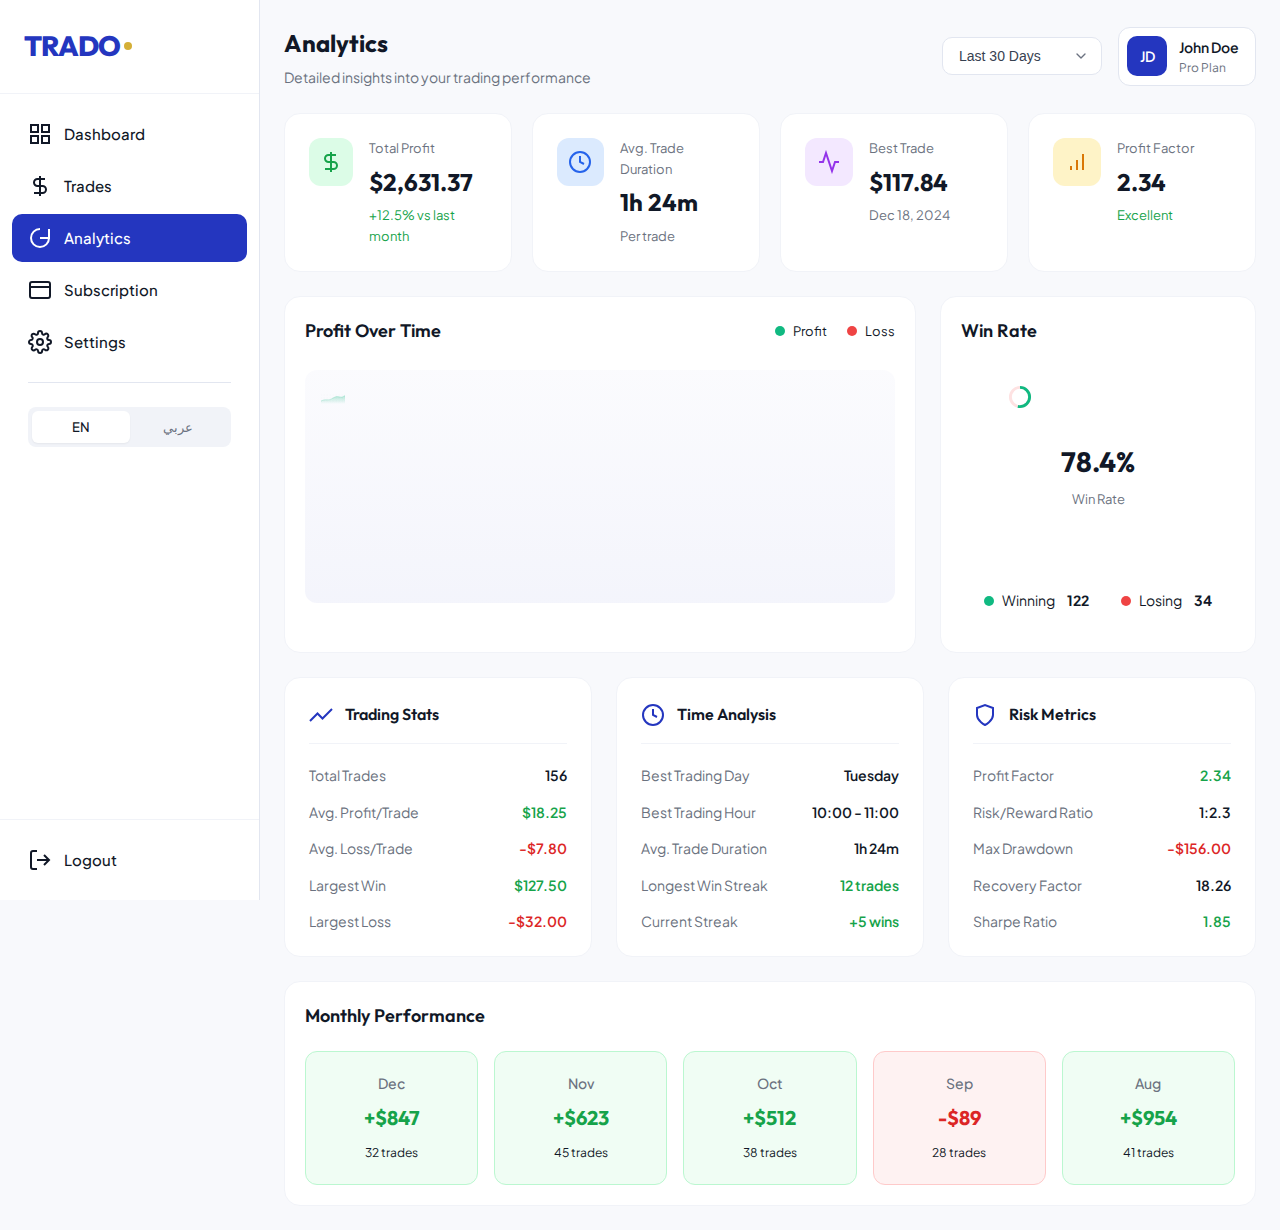
<file: analytics.html>
<!DOCTYPE html>
<html lang="en" dir="ltr">
<head>
    <meta charset="UTF-8">
    <meta name="viewport" content="width=device-width, initial-scale=1.0">
    <title>Analytics - Trado</title>
    <link rel="preconnect" href="https://fonts.googleapis.com">
    <link rel="preconnect" href="https://fonts.gstatic.com" crossorigin>
    <link href="https://fonts.googleapis.com/css2?family=Outfit:wght@300;400;500;600;700;800&family=Plus+Jakarta+Sans:wght@300;400;500;600;700&family=Cairo:wght@300;400;500;600;700;800&display=swap" rel="stylesheet">
    <link rel="stylesheet" href="styles.css">
    <link rel="stylesheet" href="dashboard.css">
</head>
<body class="dashboard-body">

    <aside class="sidebar">
        <div class="sidebar-header">
            <a href="index.html" class="logo">
                <span class="logo-text">TRADO</span>
                <span class="logo-dot"></span>
            </a>
        </div>
        
        <nav class="sidebar-nav">
            <ul>
                <li>
                    <a href="dashboard.html">
                        <svg viewBox="0 0 24 24" fill="none" stroke="currentColor" stroke-width="2">
                            <rect x="3" y="3" width="7" height="7"/>
                            <rect x="14" y="3" width="7" height="7"/>
                            <rect x="14" y="14" width="7" height="7"/>
                            <rect x="3" y="14" width="7" height="7"/>
                        </svg>
                        <span data-en="Dashboard" data-ar="لوحة التحكم">Dashboard</span>
                    </a>
                </li>
                <li>
                    <a href="trades.html">
                        <svg viewBox="0 0 24 24" fill="none" stroke="currentColor" stroke-width="2">
                            <path d="M12 2v20M17 5H9.5a3.5 3.5 0 0 0 0 7h5a3.5 3.5 0 0 1 0 7H6"/>
                        </svg>
                        <span data-en="Trades" data-ar="الصفقات">Trades</span>
                    </a>
                </li>
                <li class="active">
                    <a href="analytics.html">
                        <svg viewBox="0 0 24 24" fill="none" stroke="currentColor" stroke-width="2">
                            <path d="M21 12a9 9 0 1 1-9-9"/>
                            <path d="M21 3v9h-9"/>
                        </svg>
                        <span data-en="Analytics" data-ar="التحليلات">Analytics</span>
                    </a>
                </li>
                <li>
                    <a href="subscription.html">
                        <svg viewBox="0 0 24 24" fill="none" stroke="currentColor" stroke-width="2">
                            <rect x="2" y="4" width="20" height="16" rx="2"/>
                            <path d="M7 15h0M2 9h20"/>
                        </svg>
                        <span data-en="Subscription" data-ar="الاشتراك">Subscription</span>
                    </a>
                </li>
                <li>
                    <a href="settings.html">
                        <svg viewBox="0 0 24 24" fill="none" stroke="currentColor" stroke-width="2">
                            <circle cx="12" cy="12" r="3"/>
                            <path d="M19.4 15a1.65 1.65 0 0 0 .33 1.82l.06.06a2 2 0 0 1 0 2.83 2 2 0 0 1-2.83 0l-.06-.06a1.65 1.65 0 0 0-1.82-.33 1.65 1.65 0 0 0-1 1.51V21a2 2 0 0 1-2 2 2 2 0 0 1-2-2v-.09A1.65 1.65 0 0 0 9 19.4a1.65 1.65 0 0 0-1.82.33l-.06.06a2 2 0 0 1-2.83 0 2 2 0 0 1 0-2.83l.06-.06a1.65 1.65 0 0 0 .33-1.82 1.65 1.65 0 0 0-1.51-1H3a2 2 0 0 1-2-2 2 2 0 0 1 2-2h.09A1.65 1.65 0 0 0 4.6 9a1.65 1.65 0 0 0-.33-1.82l-.06-.06a2 2 0 0 1 0-2.83 2 2 0 0 1 2.83 0l.06.06a1.65 1.65 0 0 0 1.82.33H9a1.65 1.65 0 0 0 1-1.51V3a2 2 0 0 1 2-2 2 2 0 0 1 2 2v.09a1.65 1.65 0 0 0 1 1.51 1.65 1.65 0 0 0 1.82-.33l.06-.06a2 2 0 0 1 2.83 0 2 2 0 0 1 0 2.83l-.06.06a1.65 1.65 0 0 0-.33 1.82V9a1.65 1.65 0 0 0 1.51 1H21a2 2 0 0 1 2 2 2 2 0 0 1-2 2h-.09a1.65 1.65 0 0 0-1.51 1z"/>
                        </svg>
                        <span data-en="Settings" data-ar="الإعدادات">Settings</span>
                    </a>
                </li>
                <li class="nav-divider"></li>
                <li class="lang-nav-item">
                    <div class="sidebar-lang-switcher">
                        <button class="lang-btn active" data-lang="en">EN</button>
                        <button class="lang-btn" data-lang="ar">عربي</button>
                    </div>
                </li>
            </ul>
        </nav>
        
        <div class="sidebar-footer">
            <a href="login.html" class="logout-btn">
                <svg viewBox="0 0 24 24" fill="none" stroke="currentColor" stroke-width="2">
                    <path d="M9 21H5a2 2 0 0 1-2-2V5a2 2 0 0 1 2-2h4"/>
                    <polyline points="16 17 21 12 16 7"/>
                    <line x1="21" y1="12" x2="9" y2="12"/>
                </svg>
                <span data-en="Logout" data-ar="تسجيل الخروج">Logout</span>
            </a>
        </div>
    </aside>

    <main class="main-content">
        <header class="dashboard-header">
            <div class="header-left">
                <button class="mobile-menu-btn">
                    <svg viewBox="0 0 24 24" fill="none" stroke="currentColor" stroke-width="2">
                        <line x1="3" y1="12" x2="21" y2="12"/>
                        <line x1="3" y1="6" x2="21" y2="6"/>
                        <line x1="3" y1="18" x2="21" y2="18"/>
                    </svg>
                </button>
                <div class="greeting">
                    <h1 data-en="Analytics" data-ar="التحليلات">Analytics</h1>
                    <p data-en="Detailed insights into your trading performance" data-ar="رؤى تفصيلية لأداء تداولك">Detailed insights into your trading performance</p>
                </div>
            </div>
            <div class="header-right">
                <div class="date-range-selector">
                    <select class="filter-select">
                        <option value="7d" data-en="Last 7 Days" data-ar="آخر 7 أيام">Last 7 Days</option>
                        <option value="30d" selected data-en="Last 30 Days" data-ar="آخر 30 يوم">Last 30 Days</option>
                        <option value="90d" data-en="Last 90 Days" data-ar="آخر 90 يوم">Last 90 Days</option>
                        <option value="all" data-en="All Time" data-ar="كل الوقت">All Time</option>
                    </select>
                </div>
                <div class="user-profile">
                    <div class="user-avatar">JD</div>
                    <div class="user-info">
                        <span class="user-name">John Doe</span>
                        <span class="user-plan" data-en="Pro Plan" data-ar="الخطة الاحترافية">Pro Plan</span>
                    </div>
                </div>
            </div>
        </header>

        <!-- Performance Overview -->
        <div class="stats-row">
            <div class="stat-card-dash">
                <div class="stat-icon green">
                    <svg viewBox="0 0 24 24" fill="none" stroke="currentColor" stroke-width="2">
                        <path d="M12 2v20M17 5H9.5a3.5 3.5 0 0 0 0 7h5a3.5 3.5 0 0 1 0 7H6"/>
                    </svg>
                </div>
                <div class="stat-content">
                    <span class="stat-label" data-en="Total Profit" data-ar="إجمالي الربح">Total Profit</span>
                    <span class="stat-value-dash">$2,847.00</span>
                    <span class="stat-change positive">+12.5% <span data-en="vs last month" data-ar="مقارنة بالشهر الماضي">vs last month</span></span>
                </div>
            </div>
            <div class="stat-card-dash">
                <div class="stat-icon blue">
                    <svg viewBox="0 0 24 24" fill="none" stroke="currentColor" stroke-width="2">
                        <circle cx="12" cy="12" r="10"/>
                        <path d="M12 6v6l4 2"/>
                    </svg>
                </div>
                <div class="stat-content">
                    <span class="stat-label" data-en="Avg. Trade Duration" data-ar="متوسط مدة الصفقة">Avg. Trade Duration</span>
                    <span class="stat-value-dash">1h 24m</span>
                    <span class="stat-change" data-en="Per trade" data-ar="لكل صفقة">Per trade</span>
                </div>
            </div>
            <div class="stat-card-dash">
                <div class="stat-icon purple">
                    <svg viewBox="0 0 24 24" fill="none" stroke="currentColor" stroke-width="2">
                        <path d="M22 12h-4l-3 9L9 3l-3 9H2"/>
                    </svg>
                </div>
                <div class="stat-content">
                    <span class="stat-label" data-en="Best Trade" data-ar="أفضل صفقة">Best Trade</span>
                    <span class="stat-value-dash">+$127.50</span>
                    <span class="stat-change" data-en="Dec 18, 2024" data-ar="18 ديسمبر 2024">Dec 18, 2024</span>
                </div>
            </div>
            <div class="stat-card-dash">
                <div class="stat-icon gold">
                    <svg viewBox="0 0 24 24" fill="none" stroke="currentColor" stroke-width="2">
                        <path d="M12 20V10"/>
                        <path d="M18 20V4"/>
                        <path d="M6 20v-4"/>
                    </svg>
                </div>
                <div class="stat-content">
                    <span class="stat-label" data-en="Profit Factor" data-ar="معامل الربح">Profit Factor</span>
                    <span class="stat-value-dash">2.34</span>
                    <span class="stat-change positive" data-en="Excellent" data-ar="ممتاز">Excellent</span>
                </div>
            </div>
        </div>

        <!-- Charts Row -->
        <div class="analytics-grid">
            <!-- Profit Chart -->
            <div class="card chart-card-large">
                <div class="card-header">
                    <h3 data-en="Profit Over Time" data-ar="الربح عبر الوقت">Profit Over Time</h3>
                    <div class="chart-legend">
                        <span class="legend-item"><span class="legend-dot green"></span> <span data-en="Profit" data-ar="ربح">Profit</span></span>
                        <span class="legend-item"><span class="legend-dot red"></span> <span data-en="Loss" data-ar="خسارة">Loss</span></span>
                    </div>
                </div>
                <div class="chart-container">
                    <div class="chart-placeholder">
                        <svg viewBox="0 0 400 200">
                            <defs>
                                <linearGradient id="profitGradient" x1="0%" y1="0%" x2="0%" y2="100%">
                                    <stop offset="0%" style="stop-color:#10b981;stop-opacity:0.3"/>
                                    <stop offset="100%" style="stop-color:#10b981;stop-opacity:0"/>
                                </linearGradient>
                            </defs>
                            <path d="M0,150 Q50,120 100,130 T200,100 T300,80 T400,60" fill="none" stroke="#10b981" stroke-width="3"/>
                            <path d="M0,150 Q50,120 100,130 T200,100 T300,80 T400,60 L400,200 L0,200 Z" fill="url(#profitGradient)"/>
                            <!-- Grid lines -->
                            <line x1="0" y1="50" x2="400" y2="50" stroke="#e5e7eb" stroke-width="1" stroke-dasharray="5,5"/>
                            <line x1="0" y1="100" x2="400" y2="100" stroke="#e5e7eb" stroke-width="1" stroke-dasharray="5,5"/>
                            <line x1="0" y1="150" x2="400" y2="150" stroke="#e5e7eb" stroke-width="1" stroke-dasharray="5,5"/>
                        </svg>
                    </div>
                </div>
            </div>

            <!-- Win Rate Donut -->
            <div class="card">
                <div class="card-header">
                    <h3 data-en="Win Rate" data-ar="نسبة الفوز">Win Rate</h3>
                </div>
                <div class="donut-chart-container">
                    <div class="donut-chart">
                        <svg viewBox="0 0 100 100">
                            <circle cx="50" cy="50" r="40" fill="none" stroke="#fee2e2" stroke-width="12"/>
                            <circle cx="50" cy="50" r="40" fill="none" stroke="#10b981" stroke-width="12" 
                                    stroke-dasharray="197 251" stroke-dashoffset="63" transform="rotate(-90 50 50)"/>
                        </svg>
                        <div class="donut-center">
                            <span class="donut-value">78.4%</span>
                            <span class="donut-label" data-en="Win Rate" data-ar="نسبة الفوز">Win Rate</span>
                        </div>
                    </div>
                    <div class="donut-stats">
                        <div class="donut-stat">
                            <span class="dot green"></span>
                            <span data-en="Winning" data-ar="رابحة">Winning</span>
                            <strong>122</strong>
                        </div>
                        <div class="donut-stat">
                            <span class="dot red"></span>
                            <span data-en="Losing" data-ar="خاسرة">Losing</span>
                            <strong>34</strong>
                        </div>
                    </div>
                </div>
            </div>
        </div>

        <!-- Detailed Stats -->
        <div class="stats-grid-3">
            <div class="card stat-detail-card">
                <div class="stat-detail-header">
                    <svg viewBox="0 0 24 24" fill="none" stroke="currentColor" stroke-width="2">
                        <polyline points="23 6 13.5 15.5 8.5 10.5 1 18"/>
                    </svg>
                    <span data-en="Trading Stats" data-ar="إحصائيات التداول">Trading Stats</span>
                </div>
                <div class="stat-detail-list">
                    <div class="stat-detail-item">
                        <span data-en="Total Trades" data-ar="إجمالي الصفقات">Total Trades</span>
                        <strong>156</strong>
                    </div>
                    <div class="stat-detail-item">
                        <span data-en="Avg. Profit/Trade" data-ar="متوسط الربح/صفقة">Avg. Profit/Trade</span>
                        <strong class="green">$18.25</strong>
                    </div>
                    <div class="stat-detail-item">
                        <span data-en="Avg. Loss/Trade" data-ar="متوسط الخسارة/صفقة">Avg. Loss/Trade</span>
                        <strong class="red">-$7.80</strong>
                    </div>
                    <div class="stat-detail-item">
                        <span data-en="Largest Win" data-ar="أكبر ربح">Largest Win</span>
                        <strong class="green">$127.50</strong>
                    </div>
                    <div class="stat-detail-item">
                        <span data-en="Largest Loss" data-ar="أكبر خسارة">Largest Loss</span>
                        <strong class="red">-$32.00</strong>
                    </div>
                </div>
            </div>

            <div class="card stat-detail-card">
                <div class="stat-detail-header">
                    <svg viewBox="0 0 24 24" fill="none" stroke="currentColor" stroke-width="2">
                        <circle cx="12" cy="12" r="10"/>
                        <polyline points="12 6 12 12 16 14"/>
                    </svg>
                    <span data-en="Time Analysis" data-ar="تحليل الوقت">Time Analysis</span>
                </div>
                <div class="stat-detail-list">
                    <div class="stat-detail-item">
                        <span data-en="Best Trading Day" data-ar="أفضل يوم تداول">Best Trading Day</span>
                        <strong>Tuesday</strong>
                    </div>
                    <div class="stat-detail-item">
                        <span data-en="Best Trading Hour" data-ar="أفضل ساعة تداول">Best Trading Hour</span>
                        <strong>10:00 - 11:00</strong>
                    </div>
                    <div class="stat-detail-item">
                        <span data-en="Avg. Trade Duration" data-ar="متوسط مدة الصفقة">Avg. Trade Duration</span>
                        <strong>1h 24m</strong>
                    </div>
                    <div class="stat-detail-item">
                        <span data-en="Longest Win Streak" data-ar="أطول سلسلة فوز">Longest Win Streak</span>
                        <strong class="green">12 trades</strong>
                    </div>
                    <div class="stat-detail-item">
                        <span data-en="Current Streak" data-ar="السلسلة الحالية">Current Streak</span>
                        <strong class="green">+5 wins</strong>
                    </div>
                </div>
            </div>

            <div class="card stat-detail-card">
                <div class="stat-detail-header">
                    <svg viewBox="0 0 24 24" fill="none" stroke="currentColor" stroke-width="2">
                        <path d="M12 22s8-4 8-10V5l-8-3-8 3v7c0 6 8 10 8 10z"/>
                    </svg>
                    <span data-en="Risk Metrics" data-ar="مقاييس المخاطر">Risk Metrics</span>
                </div>
                <div class="stat-detail-list">
                    <div class="stat-detail-item">
                        <span data-en="Profit Factor" data-ar="معامل الربح">Profit Factor</span>
                        <strong class="green">2.34</strong>
                    </div>
                    <div class="stat-detail-item">
                        <span data-en="Risk/Reward Ratio" data-ar="نسبة المخاطرة/العائد">Risk/Reward Ratio</span>
                        <strong>1:2.3</strong>
                    </div>
                    <div class="stat-detail-item">
                        <span data-en="Max Drawdown" data-ar="أقصى تراجع">Max Drawdown</span>
                        <strong class="red">-$156.00</strong>
                    </div>
                    <div class="stat-detail-item">
                        <span data-en="Recovery Factor" data-ar="معامل الاسترداد">Recovery Factor</span>
                        <strong>18.26</strong>
                    </div>
                    <div class="stat-detail-item">
                        <span data-en="Sharpe Ratio" data-ar="نسبة شارب">Sharpe Ratio</span>
                        <strong class="green">1.85</strong>
                    </div>
                </div>
            </div>
        </div>

        <!-- Monthly Performance -->
        <div class="card">
            <div class="card-header">
                <h3 data-en="Monthly Performance" data-ar="الأداء الشهري">Monthly Performance</h3>
            </div>
            <div class="monthly-grid">
                <div class="month-card positive">
                    <span class="month-name">Dec</span>
                    <span class="month-value">+$847</span>
                    <span class="month-trades">32 trades</span>
                </div>
                <div class="month-card positive">
                    <span class="month-name">Nov</span>
                    <span class="month-value">+$623</span>
                    <span class="month-trades">45 trades</span>
                </div>
                <div class="month-card positive">
                    <span class="month-name">Oct</span>
                    <span class="month-value">+$512</span>
                    <span class="month-trades">38 trades</span>
                </div>
                <div class="month-card negative">
                    <span class="month-name">Sep</span>
                    <span class="month-value">-$89</span>
                    <span class="month-trades">28 trades</span>
                </div>
                <div class="month-card positive">
                    <span class="month-name">Aug</span>
                    <span class="month-value">+$954</span>
                    <span class="month-trades">41 trades</span>
                </div>
            </div>
        </div>
    </main>

    <script src="script.js"></script>
    <script src="dashboard.js"></script>
</body>
</html>
</file>
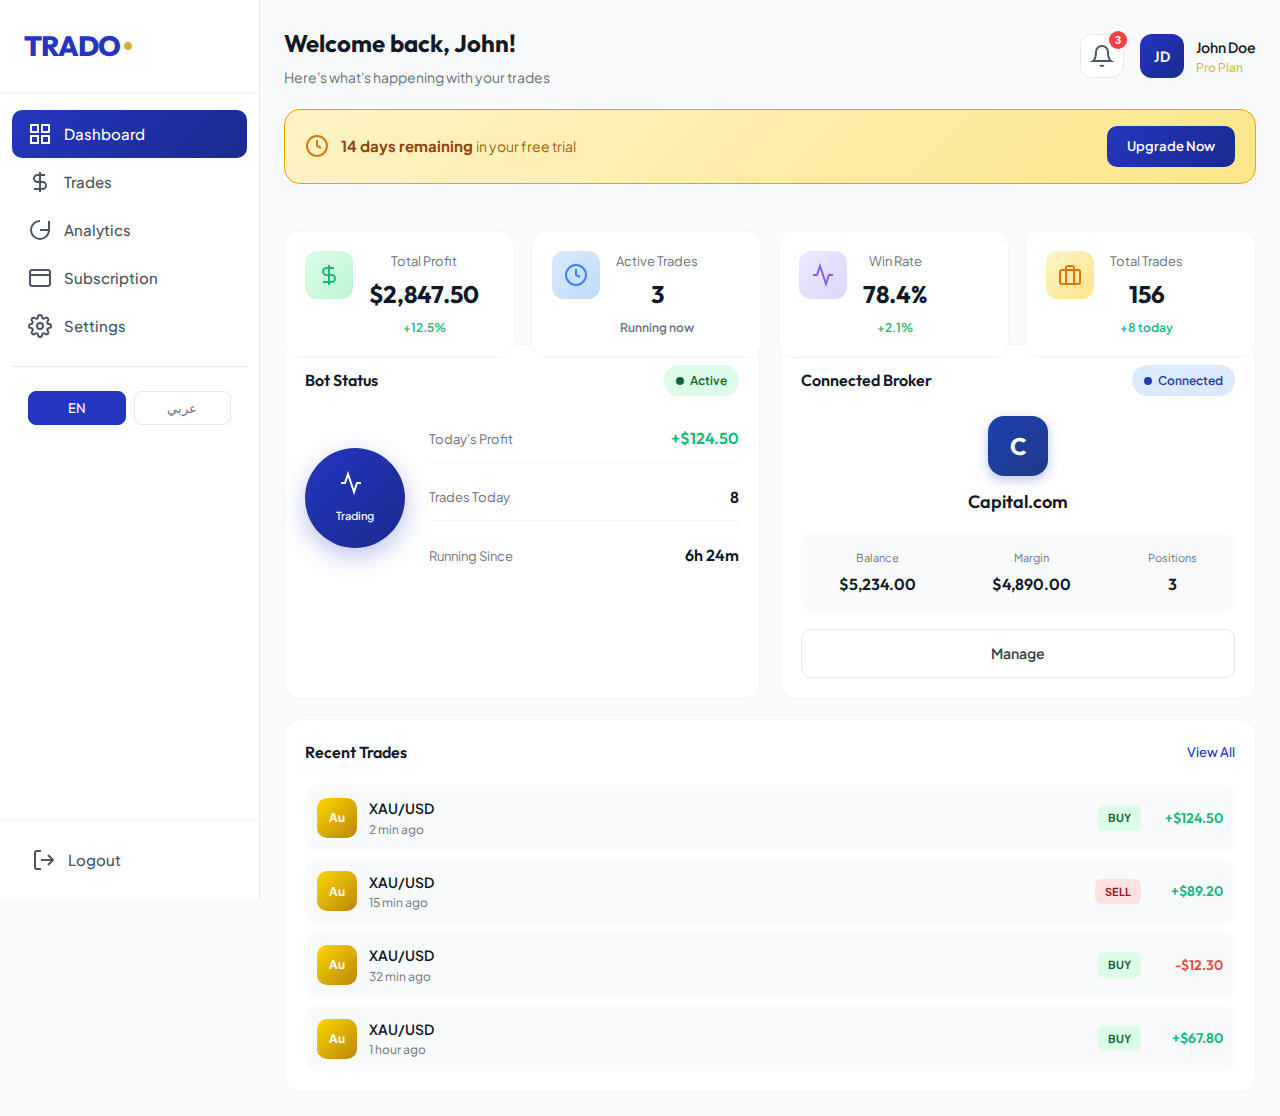
<file: dashboard.html>
<!DOCTYPE html>
<html lang="en" dir="ltr">
<head>
    <meta charset="UTF-8">
    <meta name="viewport" content="width=device-width, initial-scale=1.0">
    <title>Dashboard - Trado</title>
    <link rel="preconnect" href="https://fonts.googleapis.com">
    <link rel="preconnect" href="https://fonts.gstatic.com" crossorigin>
    <link href="https://fonts.googleapis.com/css2?family=Outfit:wght@300;400;500;600;700;800&family=Plus+Jakarta+Sans:wght@300;400;500;600;700&family=Cairo:wght@300;400;500;600;700;800&display=swap" rel="stylesheet">
    <link rel="stylesheet" href="styles.css">
    <link rel="stylesheet" href="dashboard-new.css">
</head>
<body class="dashboard-body">
    
    <div class="sidebar-overlay"></div>
    
    <aside class="sidebar">
        <div class="sidebar-header">
            <a href="index.html" class="logo">
                <span class="logo-text">TRADO</span>
                <span class="logo-dot"></span>
            </a>
        </div>
        
        <nav class="sidebar-nav">
            <ul>
                <li class="active">
                    <a href="dashboard.html">
                        <svg viewBox="0 0 24 24" fill="none" stroke="currentColor" stroke-width="2">
                            <rect x="3" y="3" width="7" height="7"/>
                            <rect x="14" y="3" width="7" height="7"/>
                            <rect x="14" y="14" width="7" height="7"/>
                            <rect x="3" y="14" width="7" height="7"/>
                        </svg>
                        <span data-en="Dashboard" data-ar="لوحة التحكم">Dashboard</span>
                    </a>
                </li>
                <li>
                    <a href="trades.html">
                        <svg viewBox="0 0 24 24" fill="none" stroke="currentColor" stroke-width="2">
                            <path d="M12 2v20M17 5H9.5a3.5 3.5 0 0 0 0 7h5a3.5 3.5 0 0 1 0 7H6"/>
                        </svg>
                        <span data-en="Trades" data-ar="الصفقات">Trades</span>
                    </a>
                </li>
                <li>
                    <a href="analytics.html">
                        <svg viewBox="0 0 24 24" fill="none" stroke="currentColor" stroke-width="2">
                            <path d="M21 12a9 9 0 1 1-9-9"/>
                            <path d="M21 3v9h-9"/>
                        </svg>
                        <span data-en="Analytics" data-ar="التحليلات">Analytics</span>
                    </a>
                </li>
                <li>
                    <a href="subscription.html">
                        <svg viewBox="0 0 24 24" fill="none" stroke="currentColor" stroke-width="2">
                            <rect x="2" y="4" width="20" height="16" rx="2"/>
                            <path d="M7 15h0M2 9h20"/>
                        </svg>
                        <span data-en="Subscription" data-ar="الاشتراك">Subscription</span>
                    </a>
                </li>
                <li>
                    <a href="settings.html">
                        <svg viewBox="0 0 24 24" fill="none" stroke="currentColor" stroke-width="2">
                            <circle cx="12" cy="12" r="3"/>
                            <path d="M19.4 15a1.65 1.65 0 0 0 .33 1.82l.06.06a2 2 0 0 1 0 2.83 2 2 0 0 1-2.83 0l-.06-.06a1.65 1.65 0 0 0-1.82-.33 1.65 1.65 0 0 0-1 1.51V21a2 2 0 0 1-2 2 2 2 0 0 1-2-2v-.09A1.65 1.65 0 0 0 9 19.4a1.65 1.65 0 0 0-1.82.33l-.06.06a2 2 0 0 1-2.83 0 2 2 0 0 1 0-2.83l.06-.06a1.65 1.65 0 0 0 .33-1.82 1.65 1.65 0 0 0-1.51-1H3a2 2 0 0 1-2-2 2 2 0 0 1 2-2h.09A1.65 1.65 0 0 0 4.6 9a1.65 1.65 0 0 0-.33-1.82l-.06-.06a2 2 0 0 1 0-2.83 2 2 0 0 1 2.83 0l.06.06a1.65 1.65 0 0 0 1.82.33H9a1.65 1.65 0 0 0 1-1.51V3a2 2 0 0 1 2-2 2 2 0 0 1 2 2v.09a1.65 1.65 0 0 0 1 1.51 1.65 1.65 0 0 0 1.82-.33l.06-.06a2 2 0 0 1 2.83 0 2 2 0 0 1 0 2.83l-.06.06a1.65 1.65 0 0 0-.33 1.82V9a1.65 1.65 0 0 0 1.51 1H21a2 2 0 0 1 2 2 2 2 0 0 1-2 2h-.09a1.65 1.65 0 0 0-1.51 1z"/>
                        </svg>
                        <span data-en="Settings" data-ar="الإعدادات">Settings</span>
                    </a>
                </li>
                <li class="nav-divider"></li>
                <li class="lang-nav-item">
                    <div class="sidebar-lang-switcher">
                        <button class="lang-btn active" data-lang="en">EN</button>
                        <button class="lang-btn" data-lang="ar">عربي</button>
                    </div>
                </li>
            </ul>
        </nav>
        
        <div class="sidebar-footer">
            <a href="login.html" class="logout-btn">
                <svg viewBox="0 0 24 24" fill="none" stroke="currentColor" stroke-width="2">
                    <path d="M9 21H5a2 2 0 0 1-2-2V5a2 2 0 0 1 2-2h4"/>
                    <polyline points="16 17 21 12 16 7"/>
                    <line x1="21" y1="12" x2="9" y2="12"/>
                </svg>
                <span data-en="Logout" data-ar="تسجيل الخروج">Logout</span>
            </a>
        </div>
    </aside>

    <main class="main-content">
        <header class="dashboard-header">
            <div class="header-left">
                <button class="mobile-menu-btn">
                    <svg viewBox="0 0 24 24" fill="none" stroke="currentColor" stroke-width="2">
                        <line x1="3" y1="12" x2="21" y2="12"/>
                        <line x1="3" y1="6" x2="21" y2="6"/>
                        <line x1="3" y1="18" x2="21" y2="18"/>
                    </svg>
                </button>
                <div class="greeting">
                    <h1 data-en="Welcome back, John!" data-ar="مرحباً بعودتك، جون!">Welcome back, John!</h1>
                    <p data-en="Here's what's happening with your trades" data-ar="إليك ما يحدث مع صفقاتك">Here's what's happening with your trades</p>
                </div>
            </div>
            <div class="header-right">
                <!-- Notifications Bell -->
                <div class="notifications-wrapper">
                    <button class="notification-btn" id="notificationBtn">
                        <svg viewBox="0 0 24 24" fill="none" stroke="currentColor" stroke-width="2">
                            <path d="M18 8A6 6 0 0 0 6 8c0 7-3 9-3 9h18s-3-2-3-9"/>
                            <path d="M13.73 21a2 2 0 0 1-3.46 0"/>
                        </svg>
                        <span class="notification-badge">3</span>
                    </button>
                    
                    <!-- Notifications Dropdown -->
                    <div class="notifications-dropdown" id="notificationsDropdown">
                        <div class="notifications-header">
                            <h4 data-en="Notifications" data-ar="الإشعارات">Notifications</h4>
                            <button class="mark-all-read" data-en="Mark all read" data-ar="تحديد الكل كمقروء">Mark all read</button>
                        </div>
                        <div class="notifications-list">
                            <div class="notification-item unread">
                                <div class="notification-icon green">
                                    <svg viewBox="0 0 24 24" fill="none" stroke="currentColor" stroke-width="2">
                                        <polyline points="20 6 9 17 4 12"/>
                                    </svg>
                                </div>
                                <div class="notification-content">
                                    <p class="notification-text" data-en="Trade closed with +$45.20 profit" data-ar="تم إغلاق الصفقة بربح +$45.20">Trade closed with +$45.20 profit</p>
                                    <span class="notification-time">2 min ago</span>
                                </div>
                            </div>
                            <div class="notification-item unread">
                                <div class="notification-icon blue">
                                    <svg viewBox="0 0 24 24" fill="none" stroke="currentColor" stroke-width="2">
                                        <circle cx="12" cy="12" r="10"/>
                                        <path d="M12 6v6l4 2"/>
                                    </svg>
                                </div>
                                <div class="notification-content">
                                    <p class="notification-text" data-en="New trade opened: XAU/USD BUY" data-ar="صفقة جديدة: XAU/USD شراء">New trade opened: XAU/USD BUY</p>
                                    <span class="notification-time">15 min ago</span>
                                </div>
                            </div>
                            <div class="notification-item unread">
                                <div class="notification-icon gold">
                                    <svg viewBox="0 0 24 24" fill="none" stroke="currentColor" stroke-width="2">
                                        <path d="M12 2L2 7l10 5 10-5-10-5z"/>
                                        <path d="M2 17l10 5 10-5"/>
                                        <path d="M2 12l10 5 10-5"/>
                                    </svg>
                                </div>
                                <div class="notification-content">
                                    <p class="notification-text" data-en="System update: Bot performance improved" data-ar="تحديث النظام: تحسين أداء البوت">System update: Bot performance improved</p>
                                    <span class="notification-time">1 hour ago</span>
                                </div>
                            </div>
                            <div class="notification-item">
                                <div class="notification-icon purple">
                                    <svg viewBox="0 0 24 24" fill="none" stroke="currentColor" stroke-width="2">
                                        <path d="M21 15a2 2 0 0 1-2 2H7l-4 4V5a2 2 0 0 1 2-2h14a2 2 0 0 1 2 2z"/>
                                    </svg>
                                </div>
                                <div class="notification-content">
                                    <p class="notification-text" data-en="Welcome to Trado! Start your trading journey" data-ar="مرحباً بك في Trado! ابدأ رحلة التداول">Welcome to Trado! Start your trading journey</p>
                                    <span class="notification-time">1 day ago</span>
                                </div>
                            </div>
                        </div>
                        <a href="#" class="view-all-notifications" data-en="View all notifications" data-ar="عرض كل الإشعارات">View all notifications</a>
                    </div>
                </div>
                
                <div class="user-profile">
                    <div class="user-avatar">JD</div>
                    <div class="user-info">
                        <span class="user-name">John Doe</span>
                        <span class="user-plan" data-en="Pro Plan" data-ar="الخطة الاحترافية">Pro Plan</span>
                    </div>
                </div>
            </div>
        </header>

        <!-- Trial Banner -->
        <div class="trial-banner">
            <div class="trial-info">
                <svg viewBox="0 0 24 24" fill="none" stroke="currentColor" stroke-width="2">
                    <circle cx="12" cy="12" r="10"/>
                    <path d="M12 6v6l4 2"/>
                </svg>
                <div>
                    <strong data-en="14 days remaining" data-ar="متبقي 14 يوم">14 days remaining</strong>
                    <span data-en="in your free trial" data-ar="في تجربتك المجانية">in your free trial</span>
                </div>
            </div>
            <a href="subscription.html" class="btn-primary btn-small" data-en="Upgrade Now" data-ar="ترقية الآن">Upgrade Now</a>
        </div>

        <!-- Stats Cards -->
        <div class="stats-grid">
            <div class="stat-card">
                <div class="stat-card-icon green">
                    <svg viewBox="0 0 24 24" fill="none" stroke="currentColor" stroke-width="2">
                        <path d="M12 2v20M17 5H9.5a3.5 3.5 0 0 0 0 7h5a3.5 3.5 0 0 1 0 7H6"/>
                    </svg>
                </div>
                <div class="stat-card-content">
                    <span class="stat-card-label" data-en="Total Profit" data-ar="إجمالي الربح">Total Profit</span>
                    <span class="stat-card-value">$2,847.50</span>
                    <span class="stat-card-change positive">+12.5%</span>
                </div>
            </div>
            
            <div class="stat-card">
                <div class="stat-card-icon blue">
                    <svg viewBox="0 0 24 24" fill="none" stroke="currentColor" stroke-width="2">
                        <circle cx="12" cy="12" r="10"/>
                        <polyline points="12 6 12 12 16 14"/>
                    </svg>
                </div>
                <div class="stat-card-content">
                    <span class="stat-card-label" data-en="Active Trades" data-ar="صفقات نشطة">Active Trades</span>
                    <span class="stat-card-value">3</span>
                    <span class="stat-card-change neutral" data-en="Running now" data-ar="قيد التنفيذ">Running now</span>
                </div>
            </div>
            
            <div class="stat-card">
                <div class="stat-card-icon purple">
                    <svg viewBox="0 0 24 24" fill="none" stroke="currentColor" stroke-width="2">
                        <polyline points="22 12 18 12 15 21 9 3 6 12 2 12"/>
                    </svg>
                </div>
                <div class="stat-card-content">
                    <span class="stat-card-label" data-en="Win Rate" data-ar="نسبة الفوز">Win Rate</span>
                    <span class="stat-card-value">78.4%</span>
                    <span class="stat-card-change positive">+2.1%</span>
                </div>
            </div>
            
            <div class="stat-card">
                <div class="stat-card-icon gold">
                    <svg viewBox="0 0 24 24" fill="none" stroke="currentColor" stroke-width="2">
                        <rect x="2" y="7" width="20" height="14" rx="2" ry="2"/>
                        <path d="M16 21V5a2 2 0 0 0-2-2h-4a2 2 0 0 0-2 2v16"/>
                    </svg>
                </div>
                <div class="stat-card-content">
                    <span class="stat-card-label" data-en="Total Trades" data-ar="إجمالي الصفقات">Total Trades</span>
                    <span class="stat-card-value">156</span>
                    <span class="stat-card-change positive">+8 today</span>
                </div>
            </div>
        </div>

        <!-- Main Content -->
        <div class="dashboard-content">
            <!-- Bot Status Card -->
            <div class="content-card">
                <div class="card-header">
                    <h3 data-en="Bot Status" data-ar="حالة البوت">Bot Status</h3>
                    <span class="status-pill active">
                        <span class="pulse-dot"></span>
                        <span data-en="Active" data-ar="نشط">Active</span>
                    </span>
                </div>
                <div class="bot-status-content">
                    <div class="bot-visual">
                        <div class="bot-circle">
                            <div class="bot-icon">
                                <svg viewBox="0 0 24 24" fill="none" stroke="currentColor" stroke-width="2">
                                    <polyline points="22 12 18 12 15 21 9 3 6 12 2 12"/>
                                </svg>
                            </div>
                            <span data-en="Trading" data-ar="يتداول">Trading</span>
                        </div>
                    </div>
                    <div class="bot-stats">
                        <div class="bot-stat-item">
                            <span class="bot-stat-label" data-en="Today's Profit" data-ar="ربح اليوم">Today's Profit</span>
                            <span class="bot-stat-value green">+$124.50</span>
                        </div>
                        <div class="bot-stat-item">
                            <span class="bot-stat-label" data-en="Trades Today" data-ar="صفقات اليوم">Trades Today</span>
                            <span class="bot-stat-value">8</span>
                        </div>
                        <div class="bot-stat-item">
                            <span class="bot-stat-label" data-en="Running Since" data-ar="يعمل منذ">Running Since</span>
                            <span class="bot-stat-value">6h 24m</span>
                        </div>
                    </div>
                </div>
            </div>

            <!-- Connected Broker Card -->
            <div class="content-card">
                <div class="card-header">
                    <h3 data-en="Connected Broker" data-ar="الوسيط المتصل">Connected Broker</h3>
                    <span class="status-pill connected">
                        <span class="pulse-dot"></span>
                        <span data-en="Connected" data-ar="متصل">Connected</span>
                    </span>
                </div>
                <div class="broker-content">
                    <div class="broker-logo-box">
                        <span>C</span>
                    </div>
                    <div class="broker-name-text">Capital.com</div>
                    <div class="broker-details-list">
                        <div class="broker-detail">
                            <span class="detail-label" data-en="Balance" data-ar="الرصيد">Balance</span>
                            <span class="detail-value">$5,234.00</span>
                        </div>
                        <div class="broker-detail">
                            <span class="detail-label" data-en="Margin" data-ar="الهامش">Margin</span>
                            <span class="detail-value">$4,890.00</span>
                        </div>
                        <div class="broker-detail">
                            <span class="detail-label" data-en="Positions" data-ar="الصفقات">Positions</span>
                            <span class="detail-value">3</span>
                        </div>
                    </div>
                </div>
                <a href="settings.html" class="btn-secondary btn-block" data-en="Manage" data-ar="إدارة">Manage</a>
            </div>

            <!-- Recent Trades Card -->
            <div class="content-card full-width">
                <div class="card-header">
                    <h3 data-en="Recent Trades" data-ar="الصفقات الأخيرة">Recent Trades</h3>
                    <a href="trades.html" class="view-all-link" data-en="View All" data-ar="عرض الكل">View All</a>
                </div>
                <div class="trades-list-dash">
                    <div class="trade-item-dash">
                        <div class="trade-left">
                            <div class="trade-icon-gold">Au</div>
                            <div class="trade-info-dash">
                                <span class="trade-pair-dash">XAU/USD</span>
                                <span class="trade-time-dash">2 min ago</span>
                            </div>
                        </div>
                        <div class="trade-right">
                            <span class="trade-type-dash buy">BUY</span>
                            <span class="trade-profit-dash positive">+$124.50</span>
                        </div>
                    </div>
                    <div class="trade-item-dash">
                        <div class="trade-left">
                            <div class="trade-icon-gold">Au</div>
                            <div class="trade-info-dash">
                                <span class="trade-pair-dash">XAU/USD</span>
                                <span class="trade-time-dash">15 min ago</span>
                            </div>
                        </div>
                        <div class="trade-right">
                            <span class="trade-type-dash sell">SELL</span>
                            <span class="trade-profit-dash positive">+$89.20</span>
                        </div>
                    </div>
                    <div class="trade-item-dash">
                        <div class="trade-left">
                            <div class="trade-icon-gold">Au</div>
                            <div class="trade-info-dash">
                                <span class="trade-pair-dash">XAU/USD</span>
                                <span class="trade-time-dash">32 min ago</span>
                            </div>
                        </div>
                        <div class="trade-right">
                            <span class="trade-type-dash buy">BUY</span>
                            <span class="trade-profit-dash negative">-$12.30</span>
                        </div>
                    </div>
                    <div class="trade-item-dash">
                        <div class="trade-left">
                            <div class="trade-icon-gold">Au</div>
                            <div class="trade-info-dash">
                                <span class="trade-pair-dash">XAU/USD</span>
                                <span class="trade-time-dash">1 hour ago</span>
                            </div>
                        </div>
                        <div class="trade-right">
                            <span class="trade-type-dash buy">BUY</span>
                            <span class="trade-profit-dash positive">+$67.80</span>
                        </div>
                    </div>
                </div>
            </div>
        </div>
    </main>

    <script src="script.js"></script>
    <script src="dashboard.js"></script>
    <script>
        // Notifications Functionality
        const notificationBtn = document.getElementById('notificationBtn');
        const notificationsDropdown = document.getElementById('notificationsDropdown');
        
        // Toggle notifications dropdown
        notificationBtn.addEventListener('click', function(e) {
            e.stopPropagation();
            notificationsDropdown.classList.toggle('active');
        });
        
        // Close dropdown when clicking outside
        document.addEventListener('click', function(e) {
            if (!notificationsDropdown.contains(e.target) && !notificationBtn.contains(e.target)) {
                notificationsDropdown.classList.remove('active');
            }
        });
        
        // Mark all as read
        const markAllReadBtn = document.querySelector('.mark-all-read');
        markAllReadBtn.addEventListener('click', function() {
            const unreadItems = document.querySelectorAll('.notification-item.unread');
            unreadItems.forEach(item => item.classList.remove('unread'));
            
            // Update badge
            const badge = document.querySelector('.notification-badge');
            badge.style.display = 'none';
        });
        
        // Mark individual notification as read
        const notificationItems = document.querySelectorAll('.notification-item');
        notificationItems.forEach(item => {
            item.addEventListener('click', function() {
                this.classList.remove('unread');
                updateBadgeCount();
            });
        });
        
        // Update badge count
        function updateBadgeCount() {
            const unreadCount = document.querySelectorAll('.notification-item.unread').length;
            const badge = document.querySelector('.notification-badge');
            if (unreadCount > 0) {
                badge.textContent = unreadCount;
                badge.style.display = 'flex';
            } else {
                badge.style.display = 'none';
            }
        }
    </script>
</body>
</html>
</file>
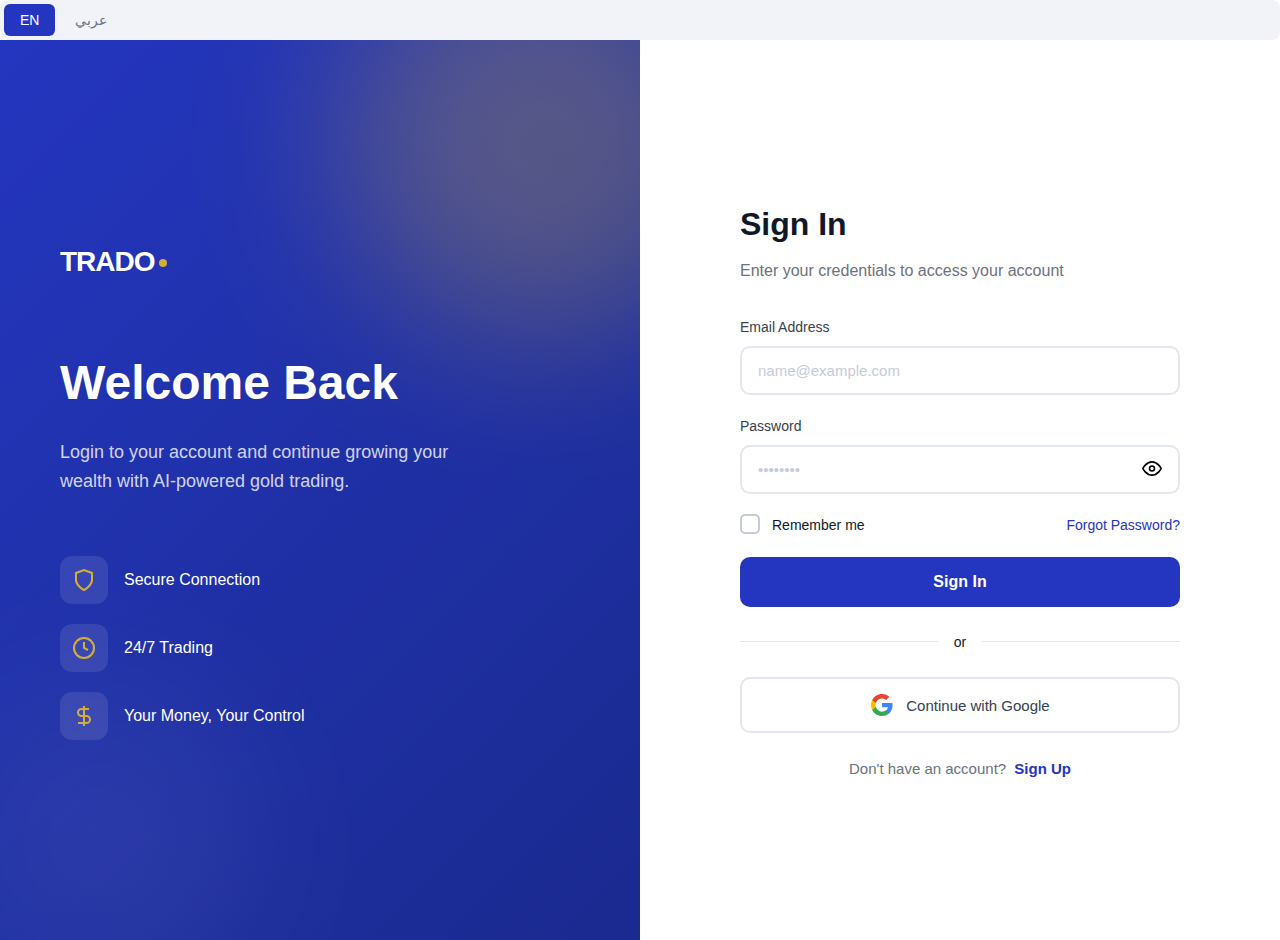
<file: login.html>
<!DOCTYPE html>
<html lang="en" dir="ltr">
<head>
    <meta charset="UTF-8">
    <meta name="viewport" content="width=device-width, initial-scale=1.0">
    <title>Login - Trado</title>
    <link rel="preconnect" href="https://fonts.googleapis.com">
    <link rel="preconnect" href="https://fonts.gstatic.com" crossorigin>
    <link href="https://fonts.googleapis.com/css2?family=Syne:wght@400;500;600;700;800&family=Space+Grotesk:wght@300;400;500;600;700&family=Cairo:wght@300;400;500;600;700;800&display=swap" rel="stylesheet">
    <link rel="stylesheet" href="styles.css">
    <link rel="stylesheet" href="auth.css">
</head>
<body>
    <!-- Language Switcher -->
    <div class="lang-switcher">
        <button class="lang-btn active" data-lang="en">EN</button>
        <button class="lang-btn" data-lang="ar">عربي</button>
    </div>

    <div class="auth-container">
        <div class="auth-left">
            <div class="auth-left-content">
                <a href="index.html" class="logo">
                    <span class="logo-text">TRADO</span>
                    <span class="logo-dot"></span>
                </a>
                <div class="auth-info">
                    <h1 data-en="Welcome Back" data-ar="مرحباً بعودتك">Welcome Back</h1>
                    <p data-en="Login to your account and continue growing your wealth with AI-powered gold trading." data-ar="سجل دخولك واستمر في تنمية ثروتك مع تداول الذهب المدعوم بالذكاء الاصطناعي.">Login to your account and continue growing your wealth with AI-powered gold trading.</p>
                </div>
                <div class="auth-features">
                    <div class="auth-feature">
                        <div class="feature-icon">
                            <svg viewBox="0 0 24 24" fill="none" stroke="currentColor" stroke-width="2">
                                <path d="M12 22s8-4 8-10V5l-8-3-8 3v7c0 6 8 10 8 10z"/>
                            </svg>
                        </div>
                        <span data-en="Secure Connection" data-ar="اتصال آمن">Secure Connection</span>
                    </div>
                    <div class="auth-feature">
                        <div class="feature-icon">
                            <svg viewBox="0 0 24 24" fill="none" stroke="currentColor" stroke-width="2">
                                <circle cx="12" cy="12" r="10"/>
                                <path d="M12 6v6l4 2"/>
                            </svg>
                        </div>
                        <span data-en="24/7 Trading" data-ar="تداول على مدار الساعة">24/7 Trading</span>
                    </div>
                    <div class="auth-feature">
                        <div class="feature-icon">
                            <svg viewBox="0 0 24 24" fill="none" stroke="currentColor" stroke-width="2">
                                <path d="M12 2v20M17 5H9.5a3.5 3.5 0 0 0 0 7h5a3.5 3.5 0 0 1 0 7H6"/>
                            </svg>
                        </div>
                        <span data-en="Your Money, Your Control" data-ar="أموالك، سيطرتك">Your Money, Your Control</span>
                    </div>
                </div>
            </div>
            <div class="auth-bg-shapes">
                <div class="shape shape-1"></div>
                <div class="shape shape-2"></div>
            </div>
        </div>
        
        <div class="auth-right">
            <div class="auth-form-container">
                <div class="auth-form-header">
                    <h2 data-en="Sign In" data-ar="تسجيل الدخول">Sign In</h2>
                    <p data-en="Enter your credentials to access your account" data-ar="أدخل بياناتك للوصول إلى حسابك">Enter your credentials to access your account</p>
                </div>
                
                <form class="auth-form" id="loginForm">
                    <div class="form-group">
                        <label for="email" data-en="Email Address" data-ar="البريد الإلكتروني">Email Address</label>
                        <input type="email" id="email" name="email" required placeholder="name@example.com">
                    </div>
                    
                    <div class="form-group">
                        <label for="password" data-en="Password" data-ar="كلمة المرور">Password</label>
                        <div class="password-input">
                            <input type="password" id="password" name="password" required placeholder="••••••••">
                            <button type="button" class="toggle-password">
                                <svg class="eye-open" viewBox="0 0 24 24" fill="none" stroke="currentColor" stroke-width="2">
                                    <path d="M1 12s4-8 11-8 11 8 11 8-4 8-11 8-11-8-11-8z"/>
                                    <circle cx="12" cy="12" r="3"/>
                                </svg>
                                <svg class="eye-closed" viewBox="0 0 24 24" fill="none" stroke="currentColor" stroke-width="2" style="display:none">
                                    <path d="M17.94 17.94A10.07 10.07 0 0 1 12 20c-7 0-11-8-11-8a18.45 18.45 0 0 1 5.06-5.94M9.9 4.24A9.12 9.12 0 0 1 12 4c7 0 11 8 11 8a18.5 18.5 0 0 1-2.16 3.19m-6.72-1.07a3 3 0 1 1-4.24-4.24"/>
                                    <line x1="1" y1="1" x2="23" y2="23"/>
                                </svg>
                            </button>
                        </div>
                    </div>
                    
                    <div class="form-options">
                        <label class="checkbox-label">
                            <input type="checkbox" name="remember">
                            <span class="checkmark"></span>
                            <span data-en="Remember me" data-ar="تذكرني">Remember me</span>
                        </label>
                        <a href="#" class="forgot-link" data-en="Forgot Password?" data-ar="نسيت كلمة المرور؟">Forgot Password?</a>
                    </div>
                    
                    <button type="submit" class="btn-primary btn-block btn-large">
                        <span data-en="Sign In" data-ar="تسجيل الدخول">Sign In</span>
                    </button>
                </form>
                
                <div class="auth-divider">
                    <span data-en="or" data-ar="أو">or</span>
                </div>
                
                <div class="social-login">
                    <button class="social-btn google">
                        <svg viewBox="0 0 24 24">
                            <path fill="#4285F4" d="M22.56 12.25c0-.78-.07-1.53-.2-2.25H12v4.26h5.92c-.26 1.37-1.04 2.53-2.21 3.31v2.77h3.57c2.08-1.92 3.28-4.74 3.28-8.09z"/>
                            <path fill="#34A853" d="M12 23c2.97 0 5.46-.98 7.28-2.66l-3.57-2.77c-.98.66-2.23 1.06-3.71 1.06-2.86 0-5.29-1.93-6.16-4.53H2.18v2.84C3.99 20.53 7.7 23 12 23z"/>
                            <path fill="#FBBC05" d="M5.84 14.09c-.22-.66-.35-1.36-.35-2.09s.13-1.43.35-2.09V7.07H2.18C1.43 8.55 1 10.22 1 12s.43 3.45 1.18 4.93l2.85-2.22.81-.62z"/>
                            <path fill="#EA4335" d="M12 5.38c1.62 0 3.06.56 4.21 1.64l3.15-3.15C17.45 2.09 14.97 1 12 1 7.7 1 3.99 3.47 2.18 7.07l3.66 2.84c.87-2.6 3.3-4.53 6.16-4.53z"/>
                        </svg>
                        <span data-en="Continue with Google" data-ar="المتابعة مع جوجل">Continue with Google</span>
                    </button>
                </div>
                
                <p class="auth-footer">
                    <span data-en="Don't have an account?" data-ar="ليس لديك حساب؟">Don't have an account?</span>
                    <a href="register.html" data-en="Sign Up" data-ar="إنشاء حساب">Sign Up</a>
                </p>
            </div>
        </div>
    </div>

    <script src="script.js"></script>
    <script src="auth.js"></script>
</body>
</html>
</file>
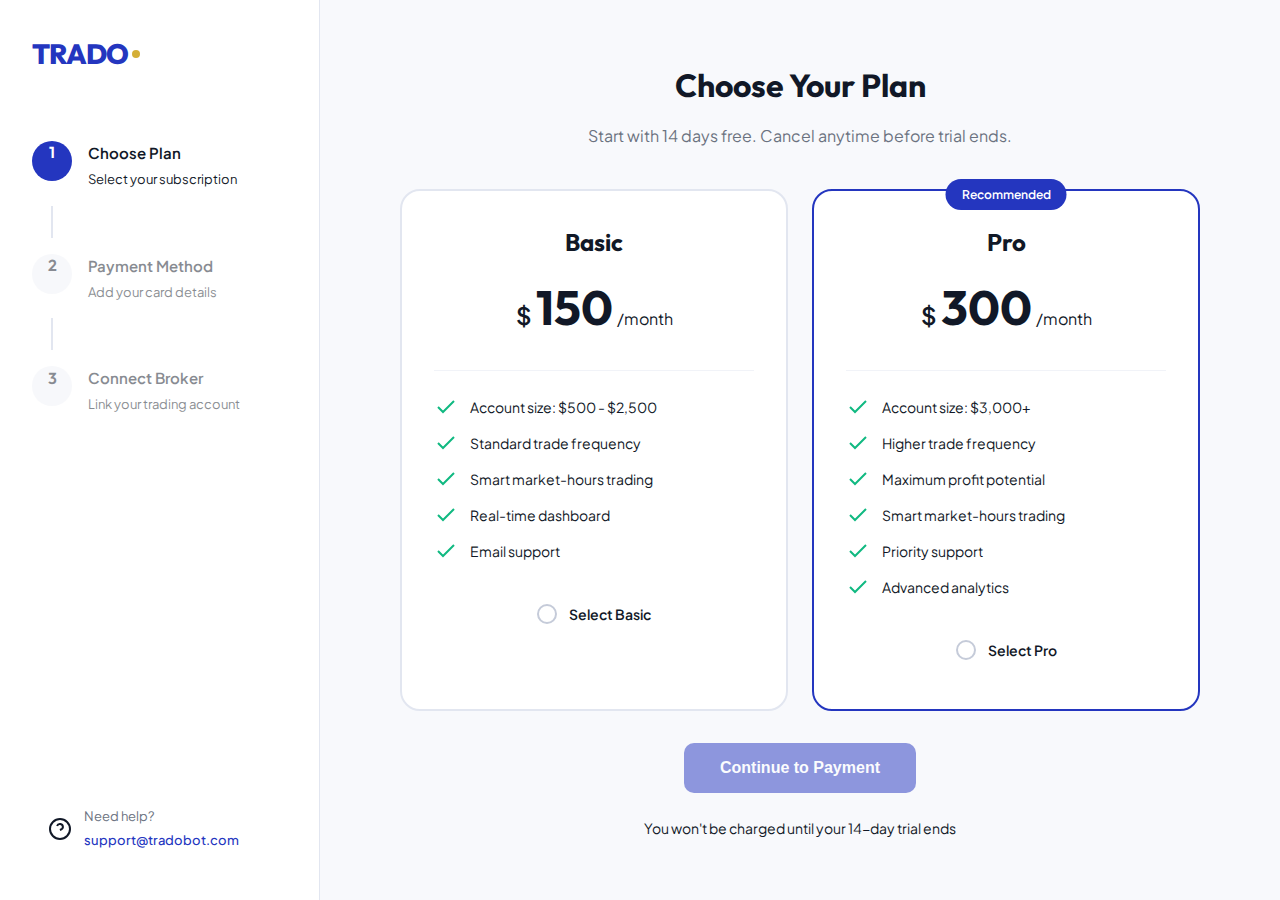
<file: onboarding.html>
<!DOCTYPE html>
<html lang="en" dir="ltr">
<head>
    <meta charset="UTF-8">
    <meta name="viewport" content="width=device-width, initial-scale=1.0">
    <title>Get Started - Trado</title>
    <link rel="preconnect" href="https://fonts.googleapis.com">
    <link rel="preconnect" href="https://fonts.gstatic.com" crossorigin>
    <link href="https://fonts.googleapis.com/css2?family=Outfit:wght@300;400;500;600;700;800&family=Plus+Jakarta+Sans:wght@300;400;500;600;700;800&family=Cairo:wght@300;400;500;600;700;800&display=swap" rel="stylesheet">
    <link rel="stylesheet" href="styles.css">
    <link rel="stylesheet" href="onboarding.css">
</head>
<body class="onboarding-body">
    
    <div class="onboarding-container">
        <!-- Sidebar Progress -->
        <aside class="onboarding-sidebar">
            <a href="index.html" class="logo">
                <span class="logo-text">TRADO</span>
                <span class="logo-dot"></span>
            </a>
            
            <div class="progress-steps">
                <div class="progress-step active" data-step="1">
                    <div class="step-indicator">
                        <span class="step-number">1</span>
                        <svg class="step-check" viewBox="0 0 24 24" fill="none" stroke="currentColor" stroke-width="3">
                            <polyline points="20 6 9 17 4 12"></polyline>
                        </svg>
                    </div>
                    <div class="step-info">
                        <span class="step-title" data-en="Choose Plan" data-ar="اختر الخطة">Choose Plan</span>
                        <span class="step-desc" data-en="Select your subscription" data-ar="اختر اشتراكك">Select your subscription</span>
                    </div>
                </div>
                <div class="progress-line"></div>
                <div class="progress-step" data-step="2">
                    <div class="step-indicator">
                        <span class="step-number">2</span>
                        <svg class="step-check" viewBox="0 0 24 24" fill="none" stroke="currentColor" stroke-width="3">
                            <polyline points="20 6 9 17 4 12"></polyline>
                        </svg>
                    </div>
                    <div class="step-info">
                        <span class="step-title" data-en="Payment Method" data-ar="طريقة الدفع">Payment Method</span>
                        <span class="step-desc" data-en="Add your card details" data-ar="أضف بيانات بطاقتك">Add your card details</span>
                    </div>
                </div>
                <div class="progress-line"></div>
                <div class="progress-step" data-step="3">
                    <div class="step-indicator">
                        <span class="step-number">3</span>
                        <svg class="step-check" viewBox="0 0 24 24" fill="none" stroke="currentColor" stroke-width="3">
                            <polyline points="20 6 9 17 4 12"></polyline>
                        </svg>
                    </div>
                    <div class="step-info">
                        <span class="step-title" data-en="Connect Broker" data-ar="ربط الوسيط">Connect Broker</span>
                        <span class="step-desc" data-en="Link your trading account" data-ar="اربط حساب التداول">Link your trading account</span>
                    </div>
                </div>
            </div>
            
            <div class="sidebar-footer">
                <div class="help-box">
                    <svg viewBox="0 0 24 24" fill="none" stroke="currentColor" stroke-width="2">
                        <circle cx="12" cy="12" r="10"/>
                        <path d="M9.09 9a3 3 0 0 1 5.83 1c0 2-3 3-3 3"/>
                        <line x1="12" y1="17" x2="12.01" y2="17"/>
                    </svg>
                    <div>
                        <span data-en="Need help?" data-ar="تحتاج مساعدة؟">Need help?</span>
                        <a href="mailto:support@tradobot.com">support@tradobot.com</a>
                    </div>
                </div>
            </div>
        </aside>
        
        <!-- Main Content -->
        <main class="onboarding-main">
            <!-- Step 1: Choose Plan -->
            <section class="onboarding-step active" data-step="1">
                <div class="step-header">
                    <h1 data-en="Choose Your Plan" data-ar="اختر خطتك">Choose Your Plan</h1>
                    <p data-en="Start with 14 days free. Cancel anytime before trial ends." data-ar="ابدأ بـ 14 يوم مجاناً. ألغِ في أي وقت قبل انتهاء التجربة.">Start with 14 days free. Cancel anytime before trial ends.</p>
                </div>
                
                <div class="plans-container">
                    <div class="plan-option" data-plan="basic">
                        <div class="plan-header-ob">
                            <h3 data-en="Basic" data-ar="الأساسية">Basic</h3>
                            <div class="plan-price-ob">
                                <span class="currency">$</span>
                                <span class="amount">150</span>
                                <span class="period" data-en="/month" data-ar="/شهرياً">/month</span>
                            </div>
                        </div>
                        <div class="plan-details">
                            <div class="plan-feature">
                                <svg viewBox="0 0 24 24" fill="none" stroke="currentColor" stroke-width="2">
                                    <polyline points="20 6 9 17 4 12"></polyline>
                                </svg>
                                <span data-en="Account size: $500 - $2,500" data-ar="حجم الحساب: 500$ - 2,500$">Account size: $500 - $2,500</span>
                            </div>
                            <div class="plan-feature">
                                <svg viewBox="0 0 24 24" fill="none" stroke="currentColor" stroke-width="2">
                                    <polyline points="20 6 9 17 4 12"></polyline>
                                </svg>
                                <span data-en="Standard trade frequency" data-ar="تردد صفقات عادي">Standard trade frequency</span>
                            </div>
                            <div class="plan-feature">
                                <svg viewBox="0 0 24 24" fill="none" stroke="currentColor" stroke-width="2">
                                    <polyline points="20 6 9 17 4 12"></polyline>
                                </svg>
                                <span data-en="Smart market-hours trading" data-ar="تداول ذكي بساعات السوق">Smart market-hours trading</span>
                            </div>
                            <div class="plan-feature">
                                <svg viewBox="0 0 24 24" fill="none" stroke="currentColor" stroke-width="2">
                                    <polyline points="20 6 9 17 4 12"></polyline>
                                </svg>
                                <span data-en="Real-time dashboard" data-ar="لوحة تحكم مباشرة">Real-time dashboard</span>
                            </div>
                            <div class="plan-feature">
                                <svg viewBox="0 0 24 24" fill="none" stroke="currentColor" stroke-width="2">
                                    <polyline points="20 6 9 17 4 12"></polyline>
                                </svg>
                                <span data-en="Email support" data-ar="دعم بالبريد">Email support</span>
                            </div>
                        </div>
                        <div class="plan-select">
                            <div class="radio-circle"></div>
                            <span data-en="Select Basic" data-ar="اختر الأساسية">Select Basic</span>
                        </div>
                    </div>
                    
                    <div class="plan-option recommended" data-plan="pro">
                        <div class="recommended-badge" data-en="Recommended" data-ar="موصى به">Recommended</div>
                        <div class="plan-header-ob">
                            <h3 data-en="Pro" data-ar="الاحترافية">Pro</h3>
                            <div class="plan-price-ob">
                                <span class="currency">$</span>
                                <span class="amount">300</span>
                                <span class="period" data-en="/month" data-ar="/شهرياً">/month</span>
                            </div>
                        </div>
                        <div class="plan-details">
                            <div class="plan-feature">
                                <svg viewBox="0 0 24 24" fill="none" stroke="currentColor" stroke-width="2">
                                    <polyline points="20 6 9 17 4 12"></polyline>
                                </svg>
                                <span data-en="Account size: $3,000+" data-ar="حجم الحساب: 3,000$+">Account size: $3,000+</span>
                            </div>
                            <div class="plan-feature">
                                <svg viewBox="0 0 24 24" fill="none" stroke="currentColor" stroke-width="2">
                                    <polyline points="20 6 9 17 4 12"></polyline>
                                </svg>
                                <span data-en="Higher trade frequency" data-ar="تردد صفقات أعلى">Higher trade frequency</span>
                            </div>
                            <div class="plan-feature">
                                <svg viewBox="0 0 24 24" fill="none" stroke="currentColor" stroke-width="2">
                                    <polyline points="20 6 9 17 4 12"></polyline>
                                </svg>
                                <span data-en="Maximum profit potential" data-ar="أقصى إمكانية ربح">Maximum profit potential</span>
                            </div>
                            <div class="plan-feature">
                                <svg viewBox="0 0 24 24" fill="none" stroke="currentColor" stroke-width="2">
                                    <polyline points="20 6 9 17 4 12"></polyline>
                                </svg>
                                <span data-en="Smart market-hours trading" data-ar="تداول ذكي بساعات السوق">Smart market-hours trading</span>
                            </div>
                            <div class="plan-feature">
                                <svg viewBox="0 0 24 24" fill="none" stroke="currentColor" stroke-width="2">
                                    <polyline points="20 6 9 17 4 12"></polyline>
                                </svg>
                                <span data-en="Priority support" data-ar="دعم أولوية">Priority support</span>
                            </div>
                            <div class="plan-feature">
                                <svg viewBox="0 0 24 24" fill="none" stroke="currentColor" stroke-width="2">
                                    <polyline points="20 6 9 17 4 12"></polyline>
                                </svg>
                                <span data-en="Advanced analytics" data-ar="تحليلات متقدمة">Advanced analytics</span>
                            </div>
                        </div>
                        <div class="plan-select">
                            <div class="radio-circle"></div>
                            <span data-en="Select Pro" data-ar="اختر الاحترافية">Select Pro</span>
                        </div>
                    </div>
                </div>
                
                <div class="step-actions">
                    <button class="btn-primary btn-large btn-next" disabled data-en="Continue to Payment" data-ar="المتابعة للدفع">Continue to Payment</button>
                </div>
                
                <p class="step-note" data-en="You won't be charged until your 14-day trial ends" data-ar="لن يتم الخصم حتى انتهاء الـ 14 يوم التجريبية">You won't be charged until your 14-day trial ends</p>
            </section>
            
            <!-- Step 2: Payment Method -->
            <section class="onboarding-step" data-step="2">
                <div class="step-header">
                    <h1 data-en="Add Payment Method" data-ar="أضف طريقة الدفع">Add Payment Method</h1>
                    <p data-en="Your card will be charged automatically after the 14-day free trial." data-ar="سيتم الخصم من بطاقتك تلقائياً بعد انتهاء الـ 14 يوم المجانية.">Your card will be charged automatically after the 14-day free trial.</p>
                </div>
                
                <div class="selected-plan-summary">
                    <div class="summary-label" data-en="Selected Plan" data-ar="الخطة المختارة">Selected Plan</div>
                    <div class="summary-details">
                        <span class="summary-plan">Pro</span>
                        <span class="summary-price">$300<small data-en="/month" data-ar="/شهرياً">/month</small></span>
                    </div>
                    <button class="change-plan-btn" data-en="Change" data-ar="تغيير">Change</button>
                </div>
                
                <div class="payment-methods">
                    <div class="payment-method-tabs">
                        <button class="payment-tab active" data-method="card">
                            <svg viewBox="0 0 24 24" fill="none" stroke="currentColor" stroke-width="2">
                                <rect x="1" y="4" width="22" height="16" rx="2" ry="2"/>
                                <line x1="1" y1="10" x2="23" y2="10"/>
                            </svg>
                            <span data-en="Credit Card" data-ar="بطاقة ائتمان">Credit Card</span>
                        </button>
                        <button class="payment-tab" data-method="crypto">
                            <svg viewBox="0 0 24 24" fill="none" stroke="currentColor" stroke-width="2">
                                <circle cx="12" cy="12" r="10"/>
                                <path d="M9.5 8h5l-1 8h-3l-1-8z"/>
                                <path d="M12 6v2M12 16v2"/>
                            </svg>
                            <span data-en="Crypto" data-ar="عملات رقمية">Crypto</span>
                        </button>
                    </div>
                    
                    <!-- Credit Card Form -->
                    <div class="payment-form active" data-method="card">
                        <div class="card-preview">
                            <div class="card-preview-inner">
                                <div class="card-top">
                                    <div class="card-chip">
                                        <div class="chip-line"></div>
                                        <div class="chip-line"></div>
                                        <div class="chip-line"></div>
                                        <div class="chip-line"></div>
                                    </div>
                                    <div class="card-type">
                                        <svg class="visa-logo" viewBox="0 0 750 471" fill="white">
                                            <path d="M278.198 334.228l33.36-195.763h53.358l-33.384 195.763H278.198zm246.11-191.54c-10.569-3.966-27.135-8.222-47.822-8.222-52.725 0-89.863 26.551-90.18 64.604-.297 28.129 26.514 43.821 46.754 53.185 20.77 9.597 27.752 15.716 27.652 24.283-.133 13.123-16.586 19.116-31.924 19.116-21.355 0-32.701-2.967-50.225-10.274l-6.878-3.111-7.487 43.822c12.463 5.466 35.508 10.199 59.438 10.445 56.09 0 92.502-26.248 92.916-66.884.199-22.27-14.016-39.216-44.801-53.188-18.65-9.056-30.072-15.099-29.951-24.269 0-8.137 9.668-16.838 30.559-16.838 17.447-.271 30.088 3.534 39.936 7.5l4.781 2.259 7.232-42.428m137.308-4.223h-41.232c-12.773 0-22.332 3.486-27.94 16.234l-79.245 179.404h56.031s9.159-24.121 11.231-29.418c6.123 0 60.555.084 68.336.084 1.596 6.854 6.492 29.334 6.492 29.334h49.512l-43.185-195.638zm-65.417 126.408c4.414-11.279 21.26-54.724 21.26-54.724-.314.521 4.381-11.334 7.074-18.684l3.606 16.878s10.217 46.729 12.353 56.527h-44.293v.003zM209.298 142.465l-52.239 133.496-5.569-27.129c-9.726-31.274-40.025-65.157-73.898-82.12l47.767 171.204 56.455-.063 84.004-195.39-56.52.002"/>
                                        </svg>
                                        <svg class="mastercard-logo" viewBox="0 0 152 100" fill="white" style="display:none">
                                            <circle cx="50" cy="50" r="45" fill="#EB001B"/>
                                            <circle cx="102" cy="50" r="45" fill="#F79E1B"/>
                                            <path d="M76 20.8c11.3 9.2 18.5 23.1 18.5 38.7s-7.2 29.5-18.5 38.7c-11.3-9.2-18.5-23.1-18.5-38.7s7.2-29.5 18.5-38.7z" fill="#FF5F00"/>
                                        </svg>
                                    </div>
                                </div>
                                <div class="card-number-preview">•••• •••• •••• ••••</div>
                                <div class="card-bottom">
                                    <div class="card-info">
                                        <span class="card-label">Card Holder</span>
                                        <span class="holder-name">YOUR NAME</span>
                                    </div>
                                    <div class="card-info">
                                        <span class="card-label">Expires</span>
                                        <span class="expiry-date">MM/YY</span>
                                    </div>
                                </div>
                            </div>
                            <div class="card-shine"></div>
                        </div>
                        
                        <div class="card-form-container">
                            <div class="form-section-title">
                                <svg viewBox="0 0 24 24" fill="none" stroke="currentColor" stroke-width="2">
                                    <rect x="3" y="11" width="18" height="11" rx="2" ry="2"/>
                                    <path d="M7 11V7a5 5 0 0 1 10 0v4"/>
                                </svg>
                                <span data-en="Secure Payment Details" data-ar="بيانات الدفع الآمنة">Secure Payment Details</span>
                            </div>
                            
                            <form class="card-form" id="cardForm">
                                <div class="form-group full-width">
                                    <label for="cardName" data-en="Cardholder Name" data-ar="اسم حامل البطاقة">Cardholder Name</label>
                                    <div class="input-wrapper">
                                        <svg viewBox="0 0 24 24" fill="none" stroke="currentColor" stroke-width="2">
                                            <path d="M20 21v-2a4 4 0 0 0-4-4H8a4 4 0 0 0-4 4v2"/>
                                            <circle cx="12" cy="7" r="4"/>
                                        </svg>
                                        <input type="text" id="cardName" name="cardName" required placeholder="John Doe">
                                    </div>
                                </div>
                                
                                <div class="form-group full-width">
                                    <label for="cardNumber" data-en="Card Number" data-ar="رقم البطاقة">Card Number</label>
                                    <div class="input-wrapper card-number-input">
                                        <svg viewBox="0 0 24 24" fill="none" stroke="currentColor" stroke-width="2">
                                            <rect x="1" y="4" width="22" height="16" rx="2" ry="2"/>
                                            <line x1="1" y1="10" x2="23" y2="10"/>
                                        </svg>
                                        <input type="text" id="cardNumber" name="cardNumber" required placeholder="1234 5678 9012 3456" maxlength="19">
                                        <div class="card-brands">
                                            <svg class="brand-visa" viewBox="0 0 750 471">
                                                <rect width="750" height="471" fill="#1A1F71" rx="40"/>
                                                <path fill="#fff" d="M278.198 334.228l33.36-195.763h53.358l-33.384 195.763H278.198zm246.11-191.54c-10.569-3.966-27.135-8.222-47.822-8.222-52.725 0-89.863 26.551-90.18 64.604-.297 28.129 26.514 43.821 46.754 53.185 20.77 9.597 27.752 15.716 27.652 24.283-.133 13.123-16.586 19.116-31.924 19.116-21.355 0-32.701-2.967-50.225-10.274l-6.878-3.111-7.487 43.822c12.463 5.466 35.508 10.199 59.438 10.445 56.09 0 92.502-26.248 92.916-66.884.199-22.27-14.016-39.216-44.801-53.188-18.65-9.056-30.072-15.099-29.951-24.269 0-8.137 9.668-16.838 30.559-16.838 17.447-.271 30.088 3.534 39.936 7.5l4.781 2.259 7.232-42.428m137.308-4.223h-41.232c-12.773 0-22.332 3.486-27.94 16.234l-79.245 179.404h56.031s9.159-24.121 11.231-29.418c6.123 0 60.555.084 68.336.084 1.596 6.854 6.492 29.334 6.492 29.334h49.512l-43.185-195.638zm-65.417 126.408c4.414-11.279 21.26-54.724 21.26-54.724-.314.521 4.381-11.334 7.074-18.684l3.606 16.878s10.217 46.729 12.353 56.527h-44.293v.003z"/>
                                            </svg>
                                            <svg class="brand-mastercard" viewBox="0 0 152 100">
                                                <rect width="152" height="100" fill="#000" rx="8"/>
                                                <circle cx="50" cy="50" r="30" fill="#EB001B"/>
                                                <circle cx="102" cy="50" r="30" fill="#F79E1B"/>
                                                <path d="M76 28c8 6.5 13 16.5 13 27s-5 20.5-13 27c-8-6.5-13-16.5-13-27s5-20.5 13-27z" fill="#FF5F00"/>
                                            </svg>
                                        </div>
                                    </div>
                                </div>
                                
                                <div class="form-row two-cols">
                                    <div class="form-group">
                                        <label for="cardExpiry" data-en="Expiry Date" data-ar="تاريخ الانتهاء">Expiry Date</label>
                                        <div class="input-wrapper">
                                            <svg viewBox="0 0 24 24" fill="none" stroke="currentColor" stroke-width="2">
                                                <rect x="3" y="4" width="18" height="18" rx="2" ry="2"/>
                                                <line x1="16" y1="2" x2="16" y2="6"/>
                                                <line x1="8" y1="2" x2="8" y2="6"/>
                                                <line x1="3" y1="10" x2="21" y2="10"/>
                                            </svg>
                                            <input type="text" id="cardExpiry" name="cardExpiry" required placeholder="MM/YY" maxlength="5">
                                        </div>
                                    </div>
                                    <div class="form-group">
                                        <label for="cardCvc">
                                            <span data-en="Security Code" data-ar="رمز الأمان">Security Code</span>
                                            <span class="cvc-hint" title="3 digits on back of card">?</span>
                                        </label>
                                        <div class="input-wrapper">
                                            <svg viewBox="0 0 24 24" fill="none" stroke="currentColor" stroke-width="2">
                                                <rect x="3" y="11" width="18" height="11" rx="2" ry="2"/>
                                                <path d="M7 11V7a5 5 0 0 1 10 0v4"/>
                                            </svg>
                                            <input type="text" id="cardCvc" name="cardCvc" required placeholder="•••" maxlength="4">
                                        </div>
                                    </div>
                                </div>
                            </form>
                            
                            <div class="security-badges">
                                <div class="security-badge">
                                    <svg viewBox="0 0 24 24" fill="none" stroke="currentColor" stroke-width="2">
                                        <path d="M12 22s8-4 8-10V5l-8-3-8 3v7c0 6 8 10 8 10z"/>
                                        <path d="M9 12l2 2 4-4"/>
                                    </svg>
                                    <span data-en="SSL Secured" data-ar="مؤمن بـ SSL">SSL Secured</span>
                                </div>
                                <div class="security-badge">
                                    <svg viewBox="0 0 24 24" fill="none" stroke="currentColor" stroke-width="2">
                                        <rect x="3" y="11" width="18" height="11" rx="2" ry="2"/>
                                        <path d="M7 11V7a5 5 0 0 1 10 0v4"/>
                                    </svg>
                                    <span data-en="256-bit Encryption" data-ar="تشفير 256-bit">256-bit Encryption</span>
                                </div>
                                <div class="security-badge">
                                    <svg viewBox="0 0 24 24" fill="none" stroke="currentColor" stroke-width="2">
                                        <path d="M22 11.08V12a10 10 0 1 1-5.93-9.14"/>
                                        <polyline points="22 4 12 14.01 9 11.01"/>
                                    </svg>
                                    <span data-en="PCI Compliant" data-ar="متوافق مع PCI">PCI Compliant</span>
                                </div>
                            </div>
                        </div>
                        
                        <div class="payment-note">
                            <div class="note-icon">
                                <svg viewBox="0 0 24 24" fill="none" stroke="currentColor" stroke-width="2">
                                    <circle cx="12" cy="12" r="10"/>
                                    <path d="M12 16v-4M12 8h.01"/>
                                </svg>
                            </div>
                            <div class="note-content">
                                <strong data-en="No charges today" data-ar="لن يتم الخصم اليوم">No charges today</strong>
                                <p data-en="Your card will only be charged after your 14-day free trial ends. Cancel anytime before then." data-ar="سيتم الخصم من بطاقتك فقط بعد انتهاء الـ 14 يوم المجانية. يمكنك الإلغاء في أي وقت قبل ذلك.">Your card will only be charged after your 14-day free trial ends. Cancel anytime before then.</p>
                            </div>
                        </div>
                    </div>
                    
                    <!-- Crypto Form -->
                    <div class="payment-form" data-method="crypto">
                        <div class="crypto-container">
                            <div class="crypto-header">
                                <div class="crypto-logo">
                                    <svg viewBox="0 0 64 64" fill="none">
                                        <circle cx="32" cy="32" r="32" fill="#26A17B"/>
                                        <path d="M36.8 30.4v-3.2h8v-4.8H19.2v4.8h8v3.2c-7.2.4-12.8 2-12.8 4s5.6 3.6 12.8 4v12.8h9.6V38.4c7.2-.4 12.8-2 12.8-4s-5.6-3.6-12.8-4zm0 6.4v-.8c6.4-.4 11.2-1.6 11.2-3.2 0-1.6-4.8-2.8-11.2-3.2v4.8c-.8 0-1.6.1-2.4.1V29.6c-6.4.4-11.2 1.6-11.2 3.2 0 1.6 4.8 2.8 11.2 3.2v.8c.8 0 1.6-.1 2.4-.1v4.8c.8 0 1.6-.1 2.4-.1v-4.8l-.4.1z" fill="white"/>
                                    </svg>
                                </div>
                                <div class="crypto-info">
                                    <h3>Tether <span class="network-badge">USDT</span></h3>
                                    <p>
                                        <svg viewBox="0 0 24 24" fill="none" stroke="currentColor" stroke-width="2">
                                            <path d="M12 2L2 7l10 5 10-5-10-5zM2 17l10 5 10-5M2 12l10 5 10-5"/>
                                        </svg>
                                        <span data-en="BEP-20 (Binance Smart Chain)" data-ar="BEP-20 (شبكة Binance Smart Chain)">BEP-20 (Binance Smart Chain)</span>
                                    </p>
                                </div>
                                <div class="binance-badge">
                                    <span>BSC</span>
                                </div>
                            </div>
                            
                            <div class="crypto-amount-box">
                                <div class="amount-row">
                                    <div class="amount-label" data-en="Subscription Amount" data-ar="مبلغ الاشتراك">Subscription Amount</div>
                                    <div class="amount-value">
                                        <span class="usdt-amount">0.00</span>
                                        <span class="usdt-symbol">USDT</span>
                                    </div>
                                </div>
                                <div class="amount-divider"></div>
                                <div class="amount-note">
                                    <svg viewBox="0 0 24 24" fill="none" stroke="currentColor" stroke-width="2">
                                        <circle cx="12" cy="12" r="10"/>
                                        <path d="M12 16v-4M12 8h.01"/>
                                    </svg>
                                    <span data-en="Will be charged after 14-day free trial ends" data-ar="سيتم الخصم بعد انتهاء الـ 14 يوم المجانية">Will be charged after 14-day free trial ends</span>
                                </div>
                            </div>
                            
                            <div class="wallet-address-section">
                                <label data-en="Deposit Address (BEP-20 Only)" data-ar="عنوان الإيداع (BEP-20 فقط)">Deposit Address (BEP-20 Only)</label>
                                <div class="wallet-address-box">
                                    <div class="address-display">
                                        <span class="wallet-address" id="walletAddress">0x742d35Cc6634C0532925a3b844Bc9e7595f12ABC</span>
                                    </div>
                                    <button class="copy-btn" type="button" id="copyAddressBtn">
                                        <svg class="copy-icon" viewBox="0 0 24 24" fill="none" stroke="currentColor" stroke-width="2">
                                            <rect x="9" y="9" width="13" height="13" rx="2" ry="2"/>
                                            <path d="M5 15H4a2 2 0 0 1-2-2V4a2 2 0 0 1 2-2h9a2 2 0 0 1 2 2v1"/>
                                        </svg>
                                        <svg class="check-icon" viewBox="0 0 24 24" fill="none" stroke="currentColor" stroke-width="2" style="display:none">
                                            <polyline points="20 6 9 17 4 12"/>
                                        </svg>
                                        <span class="copy-text" data-en="Copy" data-ar="نسخ">Copy</span>
                                    </button>
                                </div>
                                
                                <div class="qr-section">
                                    <div class="qr-code-box">
                                        <div class="qr-placeholder">
                                            <svg viewBox="0 0 100 100" fill="none">
                                                <rect x="5" y="5" width="25" height="25" stroke="currentColor" stroke-width="2" fill="none"/>
                                                <rect x="10" y="10" width="15" height="15" fill="currentColor"/>
                                                <rect x="70" y="5" width="25" height="25" stroke="currentColor" stroke-width="2" fill="none"/>
                                                <rect x="75" y="10" width="15" height="15" fill="currentColor"/>
                                                <rect x="5" y="70" width="25" height="25" stroke="currentColor" stroke-width="2" fill="none"/>
                                                <rect x="10" y="75" width="15" height="15" fill="currentColor"/>
                                                <rect x="40" y="5" width="5" height="5" fill="currentColor"/>
                                                <rect x="50" y="5" width="5" height="5" fill="currentColor"/>
                                                <rect x="40" y="15" width="5" height="5" fill="currentColor"/>
                                                <rect x="55" y="15" width="5" height="5" fill="currentColor"/>
                                                <rect x="45" y="25" width="5" height="5" fill="currentColor"/>
                                                <rect x="40" y="40" width="20" height="20" stroke="currentColor" stroke-width="2" fill="none"/>
                                                <rect x="45" y="45" width="10" height="10" fill="currentColor"/>
                                                <rect x="70" y="40" width="5" height="5" fill="currentColor"/>
                                                <rect x="80" y="40" width="5" height="5" fill="currentColor"/>
                                                <rect x="70" y="50" width="5" height="5" fill="currentColor"/>
                                                <rect x="90" y="50" width="5" height="5" fill="currentColor"/>
                                                <rect x="75" y="60" width="5" height="5" fill="currentColor"/>
                                                <rect x="85" y="55" width="5" height="5" fill="currentColor"/>
                                                <rect x="5" y="45" width="5" height="5" fill="currentColor"/>
                                                <rect x="15" y="40" width="5" height="5" fill="currentColor"/>
                                                <rect x="25" y="50" width="5" height="5" fill="currentColor"/>
                                                <rect x="70" y="70" width="10" height="10" fill="currentColor"/>
                                                <rect x="85" y="75" width="10" height="10" fill="currentColor"/>
                                                <rect x="70" y="85" width="5" height="10" fill="currentColor"/>
                                                <rect x="80" y="90" width="15" height="5" fill="currentColor"/>
                                            </svg>
                                        </div>
                                        <span class="qr-label" data-en="Scan to pay" data-ar="امسح للدفع">Scan to pay</span>
                                    </div>
                                </div>
                            </div>
                            
                            <div class="crypto-warning-box">
                                <div class="warning-icon">
                                    <svg viewBox="0 0 24 24" fill="none" stroke="currentColor" stroke-width="2">
                                        <path d="M10.29 3.86L1.82 18a2 2 0 0 0 1.71 3h16.94a2 2 0 0 0 1.71-3L13.71 3.86a2 2 0 0 0-3.42 0z"/>
                                        <line x1="12" y1="9" x2="12" y2="13"/>
                                        <line x1="12" y1="17" x2="12.01" y2="17"/>
                                    </svg>
                                </div>
                                <div class="warning-content">
                                    <strong data-en="Important Notice" data-ar="ملاحظة مهمة">Important Notice</strong>
                                    <p data-en="Send only USDT using BEP-20 network. Sending via other networks (ERC-20, TRC-20, etc.) will result in permanent loss of your funds." data-ar="أرسل USDT عبر شبكة BEP-20 فقط. الإرسال عبر شبكات أخرى (ERC-20, TRC-20, إلخ) سيؤدي لخسارة دائمة لأموالك.">Send only USDT using BEP-20 network. Sending via other networks (ERC-20, TRC-20, etc.) will result in permanent loss of your funds.</p>
                                </div>
                            </div>
                            
                            <div class="crypto-info-box">
                                <div class="info-item">
                                    <svg viewBox="0 0 24 24" fill="none" stroke="currentColor" stroke-width="2">
                                        <circle cx="12" cy="12" r="10"/>
                                        <polyline points="12 6 12 12 16 14"/>
                                    </svg>
                                    <span data-en="Confirmation time: 5-15 minutes" data-ar="وقت التأكيد: 5-15 دقيقة">Confirmation time: 5-15 minutes</span>
                                </div>
                                <div class="info-item">
                                    <svg viewBox="0 0 24 24" fill="none" stroke="currentColor" stroke-width="2">
                                        <path d="M12 22s8-4 8-10V5l-8-3-8 3v7c0 6 8 10 8 10z"/>
                                    </svg>
                                    <span data-en="Minimum deposit: 10 USDT" data-ar="الحد الأدنى للإيداع: 10 USDT">Minimum deposit: 10 USDT</span>
                                </div>
                            </div>
                        </div>
                    </div>
                </div>
                
                <div class="step-actions">
                    <button class="btn-secondary btn-back" data-en="Back" data-ar="رجوع">Back</button>
                    <button class="btn-primary btn-large btn-next" data-en="Continue to Connect Broker" data-ar="المتابعة لربط الوسيط">Continue to Connect Broker</button>
                </div>
                
                <p class="step-note" data-en="Your 14-day free trial starts when you activate the bot" data-ar="تبدأ الـ 14 يوم المجانية عند تفعيل البوت">Your 14-day free trial starts when you activate the bot</p>
            </section>
            
            <!-- Step 3: Connect Broker -->
            <section class="onboarding-step" data-step="3">
                <div class="step-header">
                    <h1 data-en="Connect Your Broker" data-ar="اربط الوسيط">Connect Your Broker</h1>
                    <p data-en="Select your broker and enter your API credentials. Your funds stay in your account." data-ar="اختر وسيطك وأدخل بيانات API. أموالك تبقى في حسابك.">Select your broker and enter your API credentials. Your funds stay in your account.</p>
                </div>
                
                <div class="broker-selection">
                    <div class="broker-grid">
                        <div class="broker-option" data-broker="capital">
                            <div class="broker-logo-ob">Capital.com</div>
                            <div class="broker-check">
                                <svg viewBox="0 0 24 24" fill="none" stroke="currentColor" stroke-width="3">
                                    <polyline points="20 6 9 17 4 12"></polyline>
                                </svg>
                            </div>
                        </div>
                        <div class="broker-option" data-broker="ig">
                            <div class="broker-logo-ob">IG Markets</div>
                            <div class="broker-check">
                                <svg viewBox="0 0 24 24" fill="none" stroke="currentColor" stroke-width="3">
                                    <polyline points="20 6 9 17 4 12"></polyline>
                                </svg>
                            </div>
                        </div>
                        <div class="broker-option" data-broker="fxcm">
                            <div class="broker-logo-ob">FXCM</div>
                            <div class="broker-check">
                                <svg viewBox="0 0 24 24" fill="none" stroke="currentColor" stroke-width="3">
                                    <polyline points="20 6 9 17 4 12"></polyline>
                                </svg>
                            </div>
                        </div>
                        <div class="broker-option" data-broker="oanda">
                            <div class="broker-logo-ob">OANDA</div>
                            <div class="broker-check">
                                <svg viewBox="0 0 24 24" fill="none" stroke="currentColor" stroke-width="3">
                                    <polyline points="20 6 9 17 4 12"></polyline>
                                </svg>
                            </div>
                        </div>
                        <div class="broker-option" data-broker="forex">
                            <div class="broker-logo-ob">FOREX.com</div>
                            <div class="broker-check">
                                <svg viewBox="0 0 24 24" fill="none" stroke="currentColor" stroke-width="3">
                                    <polyline points="20 6 9 17 4 12"></polyline>
                                </svg>
                            </div>
                        </div>
                        <div class="broker-option" data-broker="ctrader">
                            <div class="broker-logo-ob">cTrader</div>
                            <div class="broker-check">
                                <svg viewBox="0 0 24 24" fill="none" stroke="currentColor" stroke-width="3">
                                    <polyline points="20 6 9 17 4 12"></polyline>
                                </svg>
                            </div>
                        </div>
                        <div class="broker-option" data-broker="atfx">
                            <div class="broker-logo-ob">ATFX</div>
                            <div class="broker-check">
                                <svg viewBox="0 0 24 24" fill="none" stroke="currentColor" stroke-width="3">
                                    <polyline points="20 6 9 17 4 12"></polyline>
                                </svg>
                            </div>
                        </div>
                    </div>
                </div>
                
                <div class="api-form-container" style="display: none;">
                    <div class="api-form-card">
                        <div class="api-form-header">
                            <div class="api-header-icon">
                                <svg viewBox="0 0 24 24" fill="none" stroke="currentColor" stroke-width="2">
                                    <rect x="3" y="11" width="18" height="11" rx="2" ry="2"/>
                                    <path d="M7 11V7a5 5 0 0 1 10 0v4"/>
                                </svg>
                            </div>
                            <div class="api-header-text">
                                <h3 data-en="Enter API Credentials" data-ar="أدخل بيانات API">Enter API Credentials</h3>
                                <p data-en="Connect your broker account securely" data-ar="اربط حساب الوسيط بأمان">Connect your broker account securely</p>
                            </div>
                            <a href="#" class="api-help-link">
                                <svg viewBox="0 0 24 24" fill="none" stroke="currentColor" stroke-width="2">
                                    <circle cx="12" cy="12" r="10"/>
                                    <path d="M9.09 9a3 3 0 0 1 5.83 1c0 2-3 3-3 3"/>
                                    <line x1="12" y1="17" x2="12.01" y2="17"/>
                                </svg>
                                <span data-en="How to get API keys?" data-ar="كيف أحصل على مفاتيح API؟">How to get API keys?</span>
                            </a>
                        </div>
                        
                        <form class="api-form" id="apiForm">
                            <div class="api-input-group">
                                <label for="apiKey">
                                    <svg viewBox="0 0 24 24" fill="none" stroke="currentColor" stroke-width="2">
                                        <path d="M21 2l-2 2m-7.61 7.61a5.5 5.5 0 1 1-7.778 7.778 5.5 5.5 0 0 1 7.777-7.777zm0 0L15.5 7.5m0 0l3 3L22 7l-3-3m-3.5 3.5L19 4"/>
                                    </svg>
                                    <span data-en="API Key" data-ar="مفتاح API">API Key</span>
                                </label>
                                <div class="api-input-wrapper">
                                    <input type="text" id="apiKey" name="apiKey" required placeholder="e.g., pk_live_xxxxxxxxxxxxx">
                                    <div class="input-status"></div>
                                </div>
                                <span class="input-hint" data-en="Found in your broker's API settings" data-ar="موجود في إعدادات API لدى الوسيط">Found in your broker's API settings</span>
                            </div>
                            
                            <div class="api-input-group">
                                <label for="apiSecret">
                                    <svg viewBox="0 0 24 24" fill="none" stroke="currentColor" stroke-width="2">
                                        <rect x="3" y="11" width="18" height="11" rx="2" ry="2"/>
                                        <path d="M7 11V7a5 5 0 0 1 10 0v4"/>
                                    </svg>
                                    <span data-en="API Secret" data-ar="سر API">API Secret</span>
                                </label>
                                <div class="api-input-wrapper has-toggle">
                                    <input type="password" id="apiSecret" name="apiSecret" required placeholder="••••••••••••••••••••">
                                    <button type="button" class="toggle-password-btn">
                                        <svg class="eye-open" viewBox="0 0 24 24" fill="none" stroke="currentColor" stroke-width="2">
                                            <path d="M1 12s4-8 11-8 11 8 11 8-4 8-11 8-11-8-11-8z"/>
                                            <circle cx="12" cy="12" r="3"/>
                                        </svg>
                                        <svg class="eye-closed" viewBox="0 0 24 24" fill="none" stroke="currentColor" stroke-width="2" style="display:none">
                                            <path d="M17.94 17.94A10.07 10.07 0 0 1 12 20c-7 0-11-8-11-8a18.45 18.45 0 0 1 5.06-5.94M9.9 4.24A9.12 9.12 0 0 1 12 4c7 0 11 8 11 8a18.5 18.5 0 0 1-2.16 3.19m-6.72-1.07a3 3 0 1 1-4.24-4.24"/>
                                            <line x1="1" y1="1" x2="23" y2="23"/>
                                        </svg>
                                    </button>
                                    <div class="input-status"></div>
                                </div>
                                <span class="input-hint" data-en="Keep this secret - never share with anyone" data-ar="حافظ على سريته - لا تشاركه مع أحد">Keep this secret - never share with anyone</span>
                            </div>
                        </form>
                        
                        <div class="api-permissions">
                            <div class="permission-title" data-en="Required Permissions" data-ar="الصلاحيات المطلوبة">Required Permissions</div>
                            <div class="permissions-grid">
                                <div class="permission-item enabled">
                                    <svg viewBox="0 0 24 24" fill="none" stroke="currentColor" stroke-width="2">
                                        <polyline points="20 6 9 17 4 12"/>
                                    </svg>
                                    <span data-en="Read Account Balance" data-ar="قراءة رصيد الحساب">Read Account Balance</span>
                                </div>
                                <div class="permission-item enabled">
                                    <svg viewBox="0 0 24 24" fill="none" stroke="currentColor" stroke-width="2">
                                        <polyline points="20 6 9 17 4 12"/>
                                    </svg>
                                    <span data-en="Execute Trades" data-ar="تنفيذ الصفقات">Execute Trades</span>
                                </div>
                                <div class="permission-item disabled">
                                    <svg viewBox="0 0 24 24" fill="none" stroke="currentColor" stroke-width="2">
                                        <line x1="18" y1="6" x2="6" y2="18"/>
                                        <line x1="6" y1="6" x2="18" y2="18"/>
                                    </svg>
                                    <span data-en="Withdraw Funds" data-ar="سحب الأموال">Withdraw Funds</span>
                                    <span class="not-needed" data-en="(Not needed)" data-ar="(غير مطلوب)">(Not needed)</span>
                                </div>
                            </div>
                        </div>
                    </div>
                    
                    <div class="api-security-box">
                        <div class="security-icon">
                            <svg viewBox="0 0 24 24" fill="none" stroke="currentColor" stroke-width="2">
                                <path d="M12 22s8-4 8-10V5l-8-3-8 3v7c0 6 8 10 8 10z"/>
                                <path d="M9 12l2 2 4-4"/>
                            </svg>
                        </div>
                        <div class="security-content">
                            <strong data-en="Bank-Level Security" data-ar="أمان بمستوى البنوك">Bank-Level Security</strong>
                            <p data-en="Your API credentials are encrypted with AES-256 and stored securely. We can only read your balance and execute trades - withdrawals are impossible." data-ar="بيانات API الخاصة بك مشفرة بـ AES-256 ومخزنة بأمان. يمكننا فقط قراءة رصيدك وتنفيذ الصفقات - السحب مستحيل.">Your API credentials are encrypted with AES-256 and stored securely. We can only read your balance and execute trades - withdrawals are impossible.</p>
                        </div>
                    </div>
                </div>
                
                <div class="step-actions">
                    <button class="btn-secondary btn-back" data-en="Back" data-ar="رجوع">Back</button>
                    <button class="btn-primary btn-large btn-next" disabled data-en="Connect & Start Trading" data-ar="اربط وابدأ التداول">Connect & Start Trading</button>
                </div>
            </section>
            
            <!-- Success Screen -->
            <section class="onboarding-step success-step" data-step="success">
                <div class="success-content">
                    <div class="success-icon">
                        <svg viewBox="0 0 24 24" fill="none" stroke="currentColor" stroke-width="2">
                            <path d="M22 11.08V12a10 10 0 1 1-5.93-9.14"/>
                            <polyline points="22 4 12 14.01 9 11.01"/>
                        </svg>
                    </div>
                    <h1 data-en="You're All Set!" data-ar="أنت جاهز!">You're All Set!</h1>
                    <p data-en="Your account is connected and the bot is ready. Your 14-day free trial starts now." data-ar="حسابك متصل والبوت جاهز. تبدأ الـ 14 يوم المجانية الآن.">Your account is connected and the bot is ready. Your 14-day free trial starts now.</p>
                    
                    <div class="success-summary">
                        <div class="summary-item">
                            <span class="summary-label" data-en="Plan" data-ar="الخطة">Plan</span>
                            <span class="summary-value">Pro - $300/mo</span>
                        </div>
                        <div class="summary-item">
                            <span class="summary-label" data-en="Broker" data-ar="الوسيط">Broker</span>
                            <span class="summary-value">Capital.com</span>
                        </div>
                        <div class="summary-item">
                            <span class="summary-label" data-en="Trial Ends" data-ar="تنتهي التجربة">Trial Ends</span>
                            <span class="summary-value trial-date">Jan 15, 2025</span>
                        </div>
                    </div>
                    
                    <a href="dashboard.html" class="btn-primary btn-large" data-en="Go to Dashboard" data-ar="انتقل للوحة التحكم">Go to Dashboard</a>
                </div>
            </section>
        </main>
    </div>

    <script src="script.js"></script>
    <script src="onboarding.js"></script>
</body>
</html>
</file>
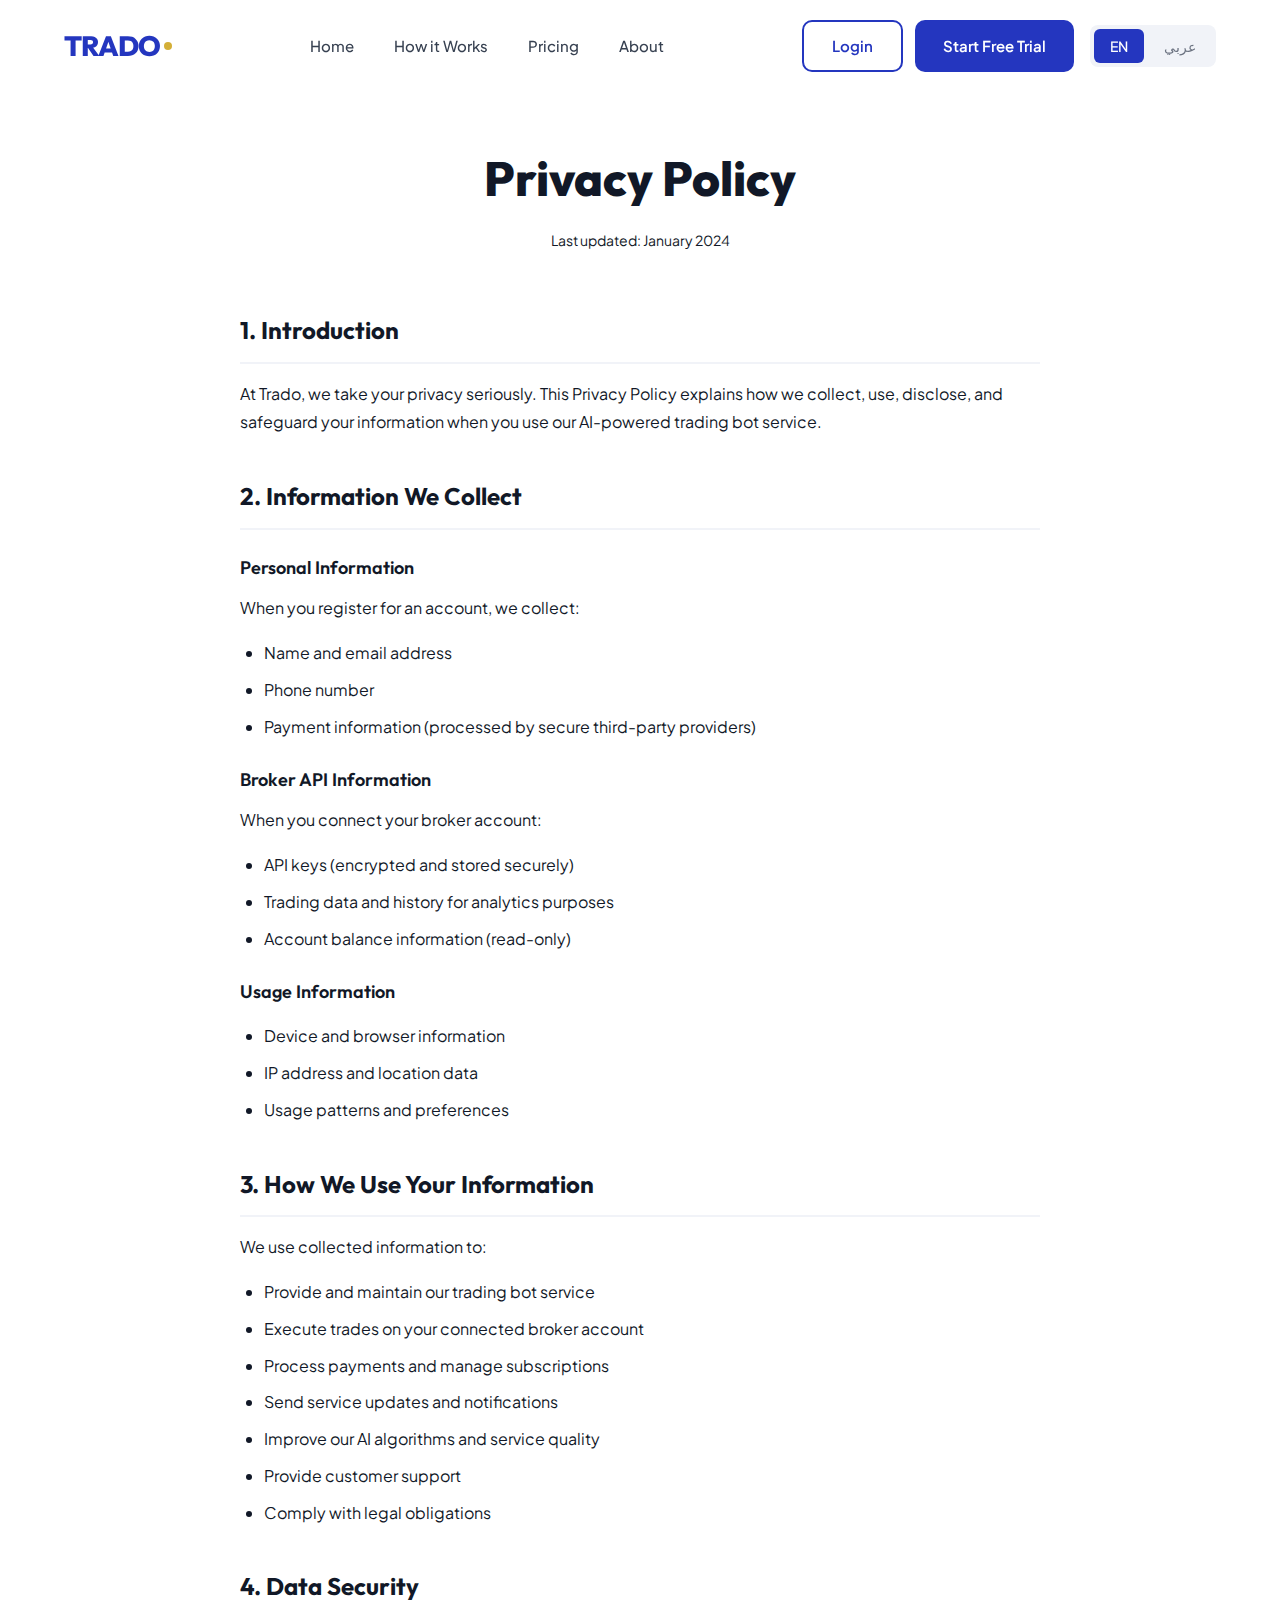
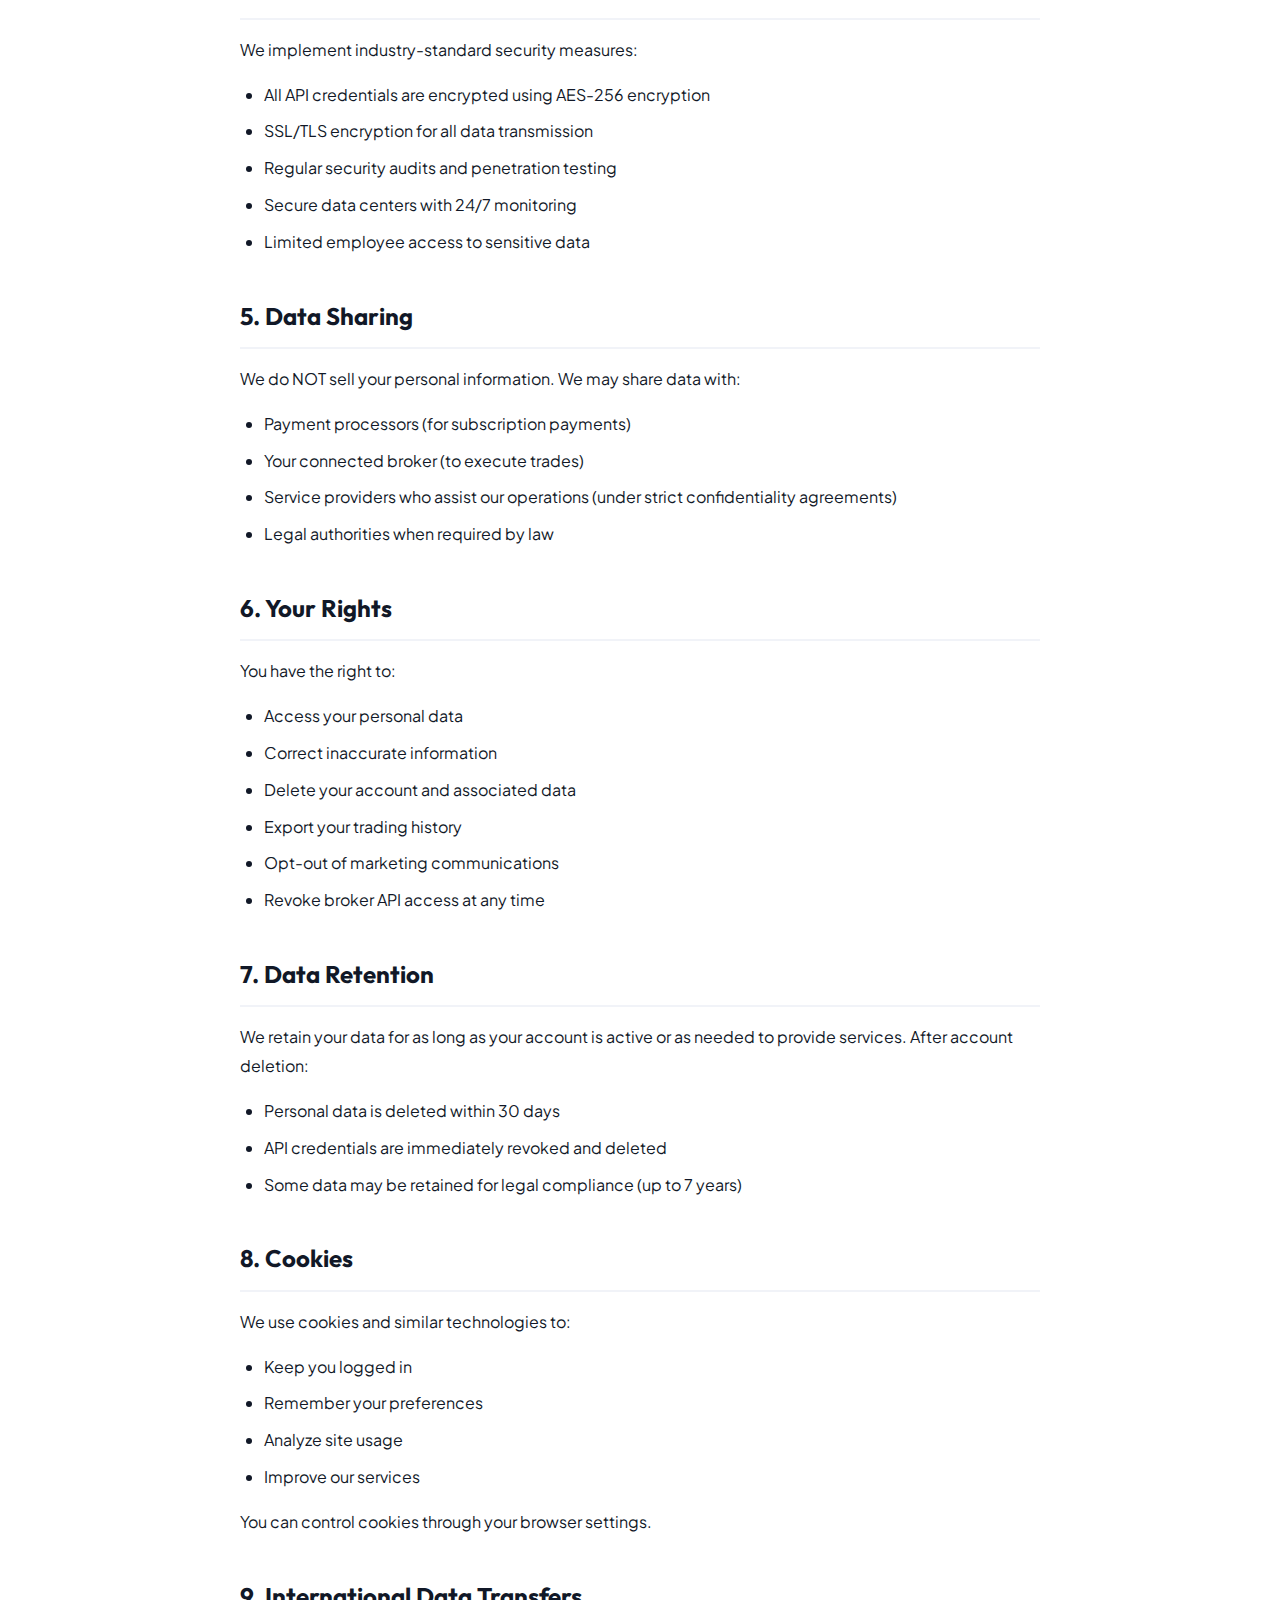
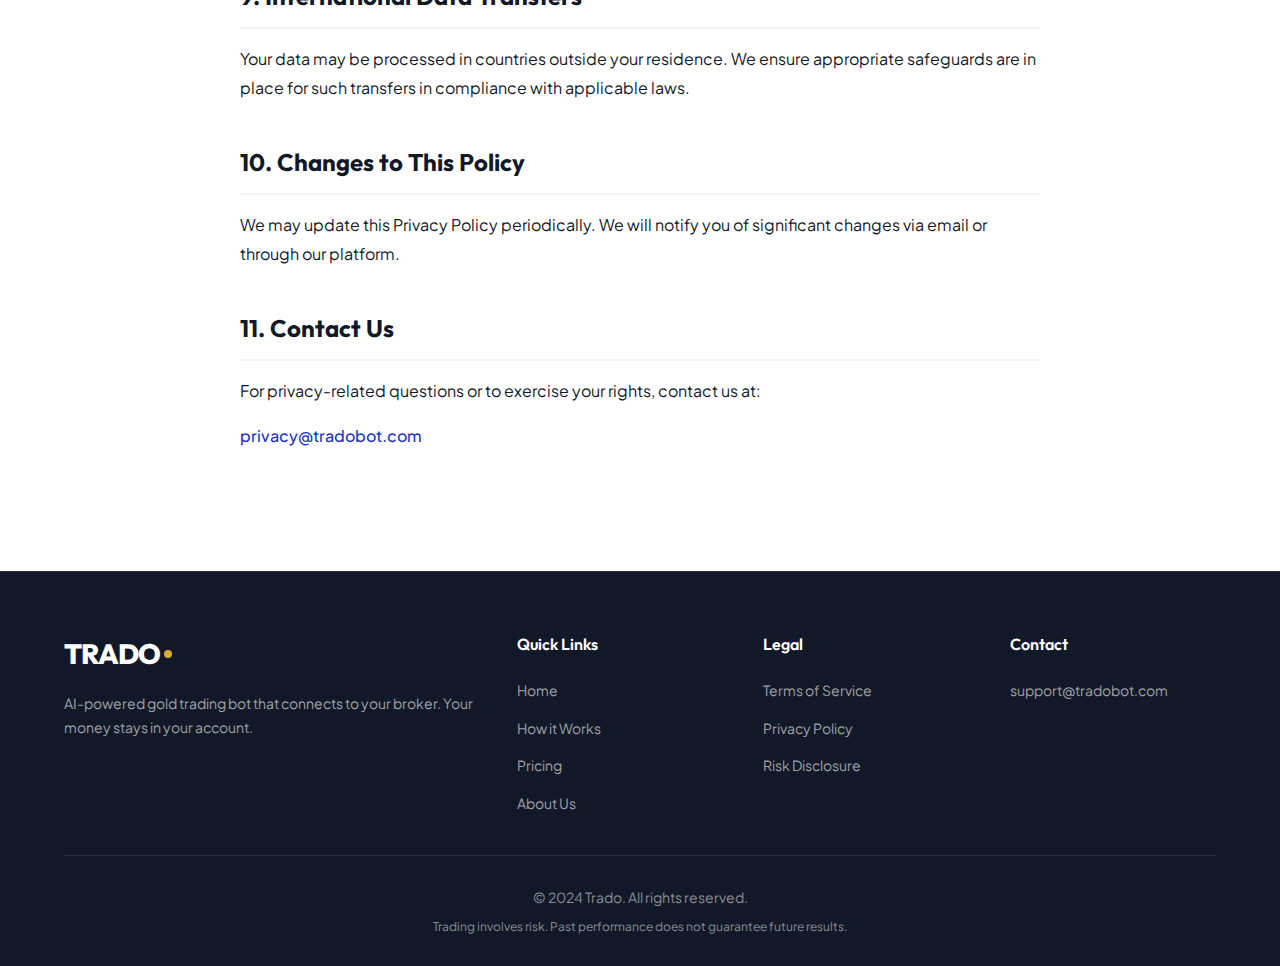
<file: privacy.html>
<!DOCTYPE html>
<html lang="en" dir="ltr">
<head>
    <meta charset="UTF-8">
    <meta name="viewport" content="width=device-width, initial-scale=1.0">
    <title>Privacy Policy - Trado</title>
    <link rel="preconnect" href="https://fonts.googleapis.com">
    <link rel="preconnect" href="https://fonts.gstatic.com" crossorigin>
    <link href="https://fonts.googleapis.com/css2?family=Outfit:wght@300;400;500;600;700;800&family=Plus+Jakarta+Sans:wght@300;400;500;600;700&family=Cairo:wght@300;400;500;600;700;800&display=swap" rel="stylesheet">
    <link rel="stylesheet" href="styles.css">
    <link rel="stylesheet" href="pages.css">
</head>
<body>
    <!-- Navigation -->
    <nav class="navbar scrolled">
        <div class="nav-container">
            <a href="index.html" class="logo">
                <span class="logo-text">TRADO</span>
                <span class="logo-dot"></span>
            </a>
            <ul class="nav-links">
                <li><a href="index.html" data-en="Home" data-ar="الرئيسية">Home</a></li>
                <li><a href="index.html#how-it-works" data-en="How it Works" data-ar="كيف يعمل">How it Works</a></li>
                <li><a href="index.html#pricing" data-en="Pricing" data-ar="الأسعار">Pricing</a></li>
                <li><a href="about.html" data-en="About" data-ar="من نحن">About</a></li>
            </ul>
            <div class="nav-right">
                <div class="nav-buttons">
                    <a href="login.html" class="btn-secondary" data-en="Login" data-ar="تسجيل الدخول">Login</a>
                    <a href="register.html" class="btn-primary" data-en="Start Free Trial" data-ar="ابدأ تجربة مجانية">Start Free Trial</a>
                </div>
                <div class="lang-switcher">
                    <button class="lang-btn active" data-lang="en">EN</button>
                    <button class="lang-btn" data-lang="ar">عربي</button>
                </div>
            </div>
            <div class="menu-toggle">
                <span></span>
                <span></span>
                <span></span>
            </div>
        </div>
    </nav>

    <!-- Content -->
    <section class="legal-page">
        <div class="container">
            <div class="legal-header">
                <h1 data-en="Privacy Policy" data-ar="سياسة الخصوصية">Privacy Policy</h1>
                <p class="last-updated" data-en="Last updated: January 2024" data-ar="آخر تحديث: يناير 2024">Last updated: January 2024</p>
            </div>

            <div class="legal-content">
                <div class="legal-section">
                    <h2 data-en="1. Introduction" data-ar="1. مقدمة">1. Introduction</h2>
                    <p data-en="At Trado, we take your privacy seriously. This Privacy Policy explains how we collect, use, disclose, and safeguard your information when you use our AI-powered trading bot service." data-ar="في Trado، نأخذ خصوصيتك على محمل الجد. توضح سياسة الخصوصية هذه كيفية جمع معلوماتك واستخدامها والإفصاح عنها وحمايتها عند استخدام خدمة بوت التداول المدعومة بالذكاء الاصطناعي.">At Trado, we take your privacy seriously. This Privacy Policy explains how we collect, use, disclose, and safeguard your information when you use our AI-powered trading bot service.</p>
                </div>

                <div class="legal-section">
                    <h2 data-en="2. Information We Collect" data-ar="2. المعلومات التي نجمعها">2. Information We Collect</h2>
                    <h3 data-en="Personal Information" data-ar="المعلومات الشخصية">Personal Information</h3>
                    <p data-en="When you register for an account, we collect:" data-ar="عند تسجيل حساب، نجمع:">When you register for an account, we collect:</p>
                    <ul>
                        <li data-en="Name and email address" data-ar="الاسم وعنوان البريد الإلكتروني">Name and email address</li>
                        <li data-en="Phone number" data-ar="رقم الهاتف">Phone number</li>
                        <li data-en="Payment information (processed by secure third-party providers)" data-ar="معلومات الدفع (تتم معالجتها من قبل مزودين آمنين من طرف ثالث)">Payment information (processed by secure third-party providers)</li>
                    </ul>
                    
                    <h3 data-en="Broker API Information" data-ar="معلومات API الوسيط">Broker API Information</h3>
                    <p data-en="When you connect your broker account:" data-ar="عند ربط حساب الوسيط:">When you connect your broker account:</p>
                    <ul>
                        <li data-en="API keys (encrypted and stored securely)" data-ar="مفاتيح API (مشفرة ومخزنة بشكل آمن)">API keys (encrypted and stored securely)</li>
                        <li data-en="Trading data and history for analytics purposes" data-ar="بيانات التداول والسجل لأغراض التحليل">Trading data and history for analytics purposes</li>
                        <li data-en="Account balance information (read-only)" data-ar="معلومات رصيد الحساب (للقراءة فقط)">Account balance information (read-only)</li>
                    </ul>
                    
                    <h3 data-en="Usage Information" data-ar="معلومات الاستخدام">Usage Information</h3>
                    <ul>
                        <li data-en="Device and browser information" data-ar="معلومات الجهاز والمتصفح">Device and browser information</li>
                        <li data-en="IP address and location data" data-ar="عنوان IP وبيانات الموقع">IP address and location data</li>
                        <li data-en="Usage patterns and preferences" data-ar="أنماط الاستخدام والتفضيلات">Usage patterns and preferences</li>
                    </ul>
                </div>

                <div class="legal-section">
                    <h2 data-en="3. How We Use Your Information" data-ar="3. كيف نستخدم معلوماتك">3. How We Use Your Information</h2>
                    <p data-en="We use collected information to:" data-ar="نستخدم المعلومات المجمعة لـ:">We use collected information to:</p>
                    <ul>
                        <li data-en="Provide and maintain our trading bot service" data-ar="تقديم وصيانة خدمة بوت التداول">Provide and maintain our trading bot service</li>
                        <li data-en="Execute trades on your connected broker account" data-ar="تنفيذ الصفقات على حساب الوسيط المتصل">Execute trades on your connected broker account</li>
                        <li data-en="Process payments and manage subscriptions" data-ar="معالجة المدفوعات وإدارة الاشتراكات">Process payments and manage subscriptions</li>
                        <li data-en="Send service updates and notifications" data-ar="إرسال تحديثات الخدمة والإشعارات">Send service updates and notifications</li>
                        <li data-en="Improve our AI algorithms and service quality" data-ar="تحسين خوارزميات الذكاء الاصطناعي وجودة الخدمة">Improve our AI algorithms and service quality</li>
                        <li data-en="Provide customer support" data-ar="تقديم دعم العملاء">Provide customer support</li>
                        <li data-en="Comply with legal obligations" data-ar="الامتثال للالتزامات القانونية">Comply with legal obligations</li>
                    </ul>
                </div>

                <div class="legal-section">
                    <h2 data-en="4. Data Security" data-ar="4. أمان البيانات">4. Data Security</h2>
                    <p data-en="We implement industry-standard security measures:" data-ar="ننفذ تدابير أمنية معيارية في الصناعة:">We implement industry-standard security measures:</p>
                    <ul>
                        <li data-en="All API credentials are encrypted using AES-256 encryption" data-ar="جميع بيانات اعتماد API مشفرة باستخدام تشفير AES-256">All API credentials are encrypted using AES-256 encryption</li>
                        <li data-en="SSL/TLS encryption for all data transmission" data-ar="تشفير SSL/TLS لجميع عمليات نقل البيانات">SSL/TLS encryption for all data transmission</li>
                        <li data-en="Regular security audits and penetration testing" data-ar="تدقيقات أمنية منتظمة واختبارات الاختراق">Regular security audits and penetration testing</li>
                        <li data-en="Secure data centers with 24/7 monitoring" data-ar="مراكز بيانات آمنة مع مراقبة على مدار الساعة">Secure data centers with 24/7 monitoring</li>
                        <li data-en="Limited employee access to sensitive data" data-ar="وصول محدود للموظفين إلى البيانات الحساسة">Limited employee access to sensitive data</li>
                    </ul>
                </div>

                <div class="legal-section">
                    <h2 data-en="5. Data Sharing" data-ar="5. مشاركة البيانات">5. Data Sharing</h2>
                    <p data-en="We do NOT sell your personal information. We may share data with:" data-ar="نحن لا نبيع معلوماتك الشخصية. قد نشارك البيانات مع:">We do NOT sell your personal information. We may share data with:</p>
                    <ul>
                        <li data-en="Payment processors (for subscription payments)" data-ar="معالجي الدفع (لمدفوعات الاشتراك)">Payment processors (for subscription payments)</li>
                        <li data-en="Your connected broker (to execute trades)" data-ar="الوسيط المتصل (لتنفيذ الصفقات)">Your connected broker (to execute trades)</li>
                        <li data-en="Service providers who assist our operations (under strict confidentiality agreements)" data-ar="مزودي الخدمات الذين يساعدون عملياتنا (بموجب اتفاقيات سرية صارمة)">Service providers who assist our operations (under strict confidentiality agreements)</li>
                        <li data-en="Legal authorities when required by law" data-ar="السلطات القانونية عند الاقتضاء بموجب القانون">Legal authorities when required by law</li>
                    </ul>
                </div>

                <div class="legal-section">
                    <h2 data-en="6. Your Rights" data-ar="6. حقوقك">6. Your Rights</h2>
                    <p data-en="You have the right to:" data-ar="لديك الحق في:">You have the right to:</p>
                    <ul>
                        <li data-en="Access your personal data" data-ar="الوصول إلى بياناتك الشخصية">Access your personal data</li>
                        <li data-en="Correct inaccurate information" data-ar="تصحيح المعلومات غير الدقيقة">Correct inaccurate information</li>
                        <li data-en="Delete your account and associated data" data-ar="حذف حسابك والبيانات المرتبطة">Delete your account and associated data</li>
                        <li data-en="Export your trading history" data-ar="تصدير سجل التداول الخاص بك">Export your trading history</li>
                        <li data-en="Opt-out of marketing communications" data-ar="إلغاء الاشتراك في الاتصالات التسويقية">Opt-out of marketing communications</li>
                        <li data-en="Revoke broker API access at any time" data-ar="إلغاء وصول API الوسيط في أي وقت">Revoke broker API access at any time</li>
                    </ul>
                </div>

                <div class="legal-section">
                    <h2 data-en="7. Data Retention" data-ar="7. الاحتفاظ بالبيانات">7. Data Retention</h2>
                    <p data-en="We retain your data for as long as your account is active or as needed to provide services. After account deletion:" data-ar="نحتفظ ببياناتك طالما حسابك نشط أو حسب الحاجة لتقديم الخدمات. بعد حذف الحساب:">We retain your data for as long as your account is active or as needed to provide services. After account deletion:</p>
                    <ul>
                        <li data-en="Personal data is deleted within 30 days" data-ar="يتم حذف البيانات الشخصية خلال 30 يوماً">Personal data is deleted within 30 days</li>
                        <li data-en="API credentials are immediately revoked and deleted" data-ar="يتم إلغاء وحذف بيانات اعتماد API فوراً">API credentials are immediately revoked and deleted</li>
                        <li data-en="Some data may be retained for legal compliance (up to 7 years)" data-ar="قد يتم الاحتفاظ ببعض البيانات للامتثال القانوني (حتى 7 سنوات)">Some data may be retained for legal compliance (up to 7 years)</li>
                    </ul>
                </div>

                <div class="legal-section">
                    <h2 data-en="8. Cookies" data-ar="8. ملفات تعريف الارتباط">8. Cookies</h2>
                    <p data-en="We use cookies and similar technologies to:" data-ar="نستخدم ملفات تعريف الارتباط والتقنيات المماثلة لـ:">We use cookies and similar technologies to:</p>
                    <ul>
                        <li data-en="Keep you logged in" data-ar="إبقائك مسجلاً للدخول">Keep you logged in</li>
                        <li data-en="Remember your preferences" data-ar="تذكر تفضيلاتك">Remember your preferences</li>
                        <li data-en="Analyze site usage" data-ar="تحليل استخدام الموقع">Analyze site usage</li>
                        <li data-en="Improve our services" data-ar="تحسين خدماتنا">Improve our services</li>
                    </ul>
                    <p data-en="You can control cookies through your browser settings." data-ar="يمكنك التحكم في ملفات تعريف الارتباط من خلال إعدادات المتصفح.">You can control cookies through your browser settings.</p>
                </div>

                <div class="legal-section">
                    <h2 data-en="9. International Data Transfers" data-ar="9. نقل البيانات الدولي">9. International Data Transfers</h2>
                    <p data-en="Your data may be processed in countries outside your residence. We ensure appropriate safeguards are in place for such transfers in compliance with applicable laws." data-ar="قد تتم معالجة بياناتك في بلدان خارج إقامتك. نضمن وجود ضمانات مناسبة لمثل هذه التحويلات وفقاً للقوانين المعمول بها.">Your data may be processed in countries outside your residence. We ensure appropriate safeguards are in place for such transfers in compliance with applicable laws.</p>
                </div>

                <div class="legal-section">
                    <h2 data-en="10. Changes to This Policy" data-ar="10. تغييرات على هذه السياسة">10. Changes to This Policy</h2>
                    <p data-en="We may update this Privacy Policy periodically. We will notify you of significant changes via email or through our platform." data-ar="قد نحدث سياسة الخصوصية هذه بشكل دوري. سنخطرك بالتغييرات المهمة عبر البريد الإلكتروني أو من خلال منصتنا.">We may update this Privacy Policy periodically. We will notify you of significant changes via email or through our platform.</p>
                </div>

                <div class="legal-section">
                    <h2 data-en="11. Contact Us" data-ar="11. تواصل معنا">11. Contact Us</h2>
                    <p data-en="For privacy-related questions or to exercise your rights, contact us at:" data-ar="للأسئلة المتعلقة بالخصوصية أو لممارسة حقوقك، تواصل معنا على:">For privacy-related questions or to exercise your rights, contact us at:</p>
                    <p><a href="mailto:privacy@tradobot.com">privacy@tradobot.com</a></p>
                </div>
            </div>
        </div>
    </section>

    <!-- Footer -->
    <footer class="footer">
        <div class="container">
            <div class="footer-grid">
                <div class="footer-brand">
                    <a href="index.html" class="logo">
                        <span class="logo-text">TRADO</span>
                        <span class="logo-dot"></span>
                    </a>
                    <p data-en="AI-powered gold trading bot that connects to your broker. Your money stays in your account." data-ar="بوت تداول ذهب مدعوم بالذكاء الاصطناعي يتصل بوسيطك. أموالك تبقى في حسابك.">AI-powered gold trading bot that connects to your broker. Your money stays in your account.</p>
                </div>
                <div class="footer-links">
                    <h4 data-en="Quick Links" data-ar="روابط سريعة">Quick Links</h4>
                    <ul>
                        <li><a href="index.html" data-en="Home" data-ar="الرئيسية">Home</a></li>
                        <li><a href="index.html#how-it-works" data-en="How it Works" data-ar="كيف يعمل">How it Works</a></li>
                        <li><a href="index.html#pricing" data-en="Pricing" data-ar="الأسعار">Pricing</a></li>
                        <li><a href="about.html" data-en="About Us" data-ar="من نحن">About Us</a></li>
                    </ul>
                </div>
                <div class="footer-links">
                    <h4 data-en="Legal" data-ar="قانوني">Legal</h4>
                    <ul>
                        <li><a href="terms.html" data-en="Terms of Service" data-ar="شروط الخدمة">Terms of Service</a></li>
                        <li><a href="privacy.html" data-en="Privacy Policy" data-ar="سياسة الخصوصية">Privacy Policy</a></li>
                        <li><a href="risk.html" data-en="Risk Disclosure" data-ar="إفصاح المخاطر">Risk Disclosure</a></li>
                    </ul>
                </div>
                <div class="footer-links">
                    <h4 data-en="Contact" data-ar="تواصل">Contact</h4>
                    <ul>
                        <li><a href="mailto:support@tradobot.com">support@tradobot.com</a></li>
                    </ul>
                </div>
            </div>
            <div class="footer-bottom">
                <p data-en="© 2024 Trado. All rights reserved." data-ar="© 2024 Trado. جميع الحقوق محفوظة.">© 2024 Trado. All rights reserved.</p>
                <p class="disclaimer" data-en="Trading involves risk. Past performance does not guarantee future results." data-ar="التداول ينطوي على مخاطر. الأداء السابق لا يضمن النتائج المستقبلية.">Trading involves risk. Past performance does not guarantee future results.</p>
            </div>
        </div>
    </footer>

    <!-- Mobile Menu -->
    <div class="mobile-menu">
        <ul class="mobile-nav-links">
            <li><a href="index.html" data-en="Home" data-ar="الرئيسية">Home</a></li>
            <li><a href="index.html#how-it-works" data-en="How it Works" data-ar="كيف يعمل">How it Works</a></li>
            <li><a href="index.html#pricing" data-en="Pricing" data-ar="الأسعار">Pricing</a></li>
            <li><a href="about.html" data-en="About" data-ar="من نحن">About</a></li>
        </ul>
        <div class="mobile-nav-buttons">
            <a href="login.html" class="btn-secondary" data-en="Login" data-ar="تسجيل الدخول">Login</a>
            <a href="register.html" class="btn-primary" data-en="Start Free Trial" data-ar="ابدأ تجربة مجانية">Start Free Trial</a>
        </div>
        <div class="mobile-lang-switcher">
            <button class="lang-btn active" data-lang="en">EN</button>
            <button class="lang-btn" data-lang="ar">عربي</button>
        </div>
    </div>

    <script src="script.js"></script>
</body>
</html>
</file>
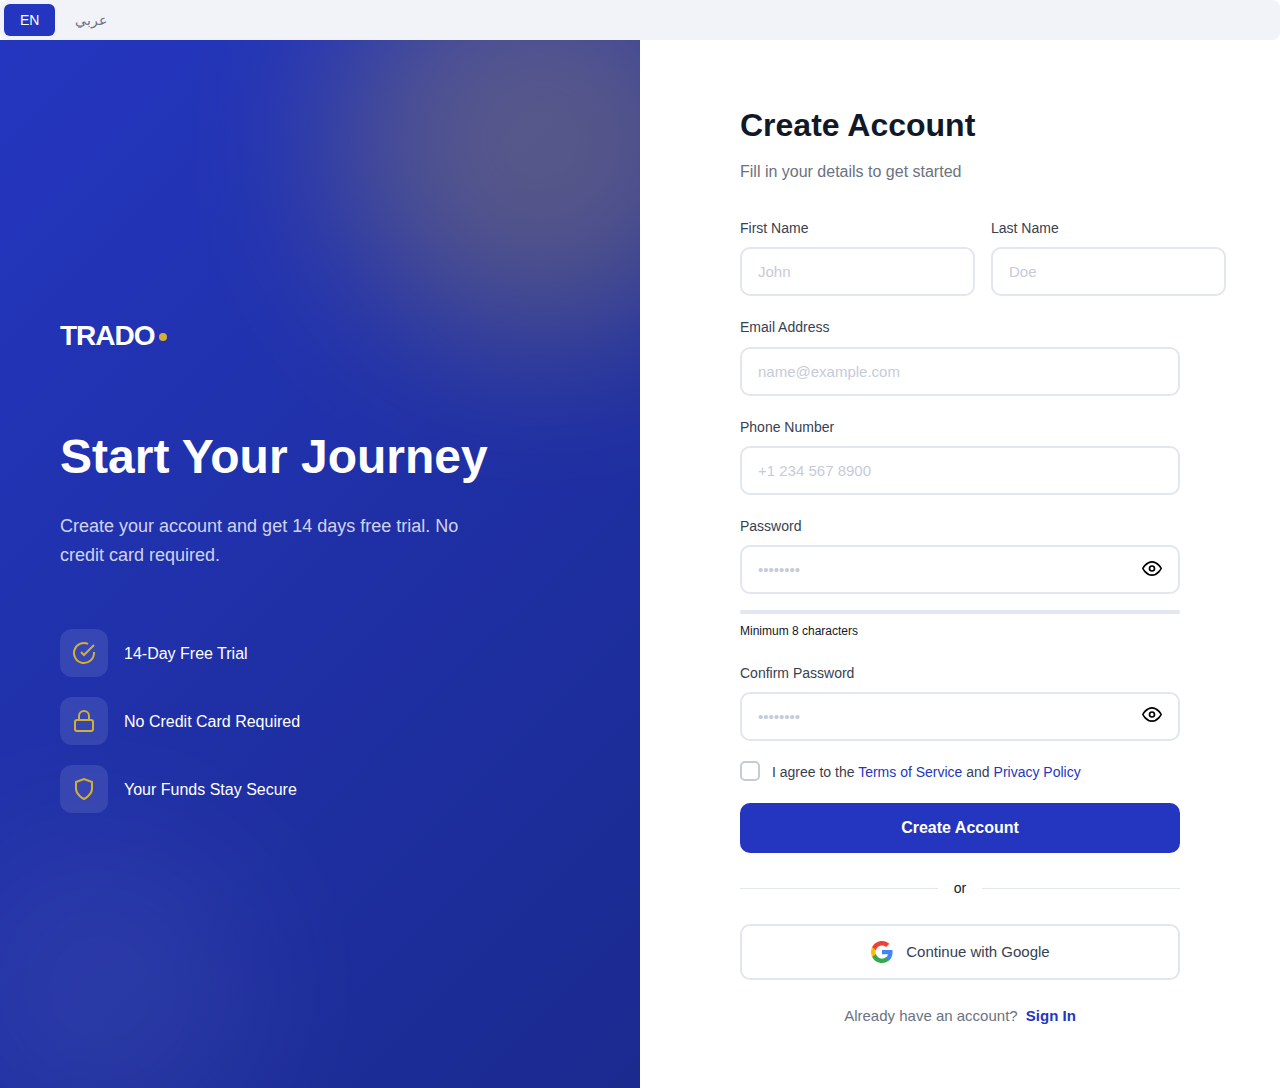
<file: register.html>
<!DOCTYPE html>
<html lang="en" dir="ltr">
<head>
    <meta charset="UTF-8">
    <meta name="viewport" content="width=device-width, initial-scale=1.0">
    <title>Create Account - Trado</title>
    <link rel="preconnect" href="https://fonts.googleapis.com">
    <link rel="preconnect" href="https://fonts.gstatic.com" crossorigin>
    <link href="https://fonts.googleapis.com/css2?family=Syne:wght@400;500;600;700;800&family=Space+Grotesk:wght@300;400;500;600;700&family=Cairo:wght@300;400;500;600;700;800&display=swap" rel="stylesheet">
    <link rel="stylesheet" href="styles.css">
    <link rel="stylesheet" href="auth.css">
</head>
<body>
    <!-- Language Switcher -->
    <div class="lang-switcher">
        <button class="lang-btn active" data-lang="en">EN</button>
        <button class="lang-btn" data-lang="ar">عربي</button>
    </div>

    <div class="auth-container">
        <div class="auth-left">
            <div class="auth-left-content">
                <a href="index.html" class="logo">
                    <span class="logo-text">TRADO</span>
                    <span class="logo-dot"></span>
                </a>
                <div class="auth-info">
                    <h1 data-en="Start Your Journey" data-ar="ابدأ رحلتك">Start Your Journey</h1>
                    <p data-en="Create your account and get 14 days free trial. No credit card required." data-ar="أنشئ حسابك واحصل على 14 يوم تجربة مجانية. لا حاجة لبطاقة ائتمان.">Create your account and get 14 days free trial. No credit card required.</p>
                </div>
                <div class="auth-features">
                    <div class="auth-feature">
                        <div class="feature-icon">
                            <svg viewBox="0 0 24 24" fill="none" stroke="currentColor" stroke-width="2">
                                <path d="M22 11.08V12a10 10 0 1 1-5.93-9.14"/>
                                <polyline points="22 4 12 14.01 9 11.01"/>
                            </svg>
                        </div>
                        <span data-en="14-Day Free Trial" data-ar="14 يوم تجربة مجانية">14-Day Free Trial</span>
                    </div>
                    <div class="auth-feature">
                        <div class="feature-icon">
                            <svg viewBox="0 0 24 24" fill="none" stroke="currentColor" stroke-width="2">
                                <rect x="3" y="11" width="18" height="11" rx="2" ry="2"/>
                                <path d="M7 11V7a5 5 0 0 1 10 0v4"/>
                            </svg>
                        </div>
                        <span data-en="No Credit Card Required" data-ar="لا حاجة لبطاقة ائتمان">No Credit Card Required</span>
                    </div>
                    <div class="auth-feature">
                        <div class="feature-icon">
                            <svg viewBox="0 0 24 24" fill="none" stroke="currentColor" stroke-width="2">
                                <path d="M12 22s8-4 8-10V5l-8-3-8 3v7c0 6 8 10 8 10z"/>
                            </svg>
                        </div>
                        <span data-en="Your Funds Stay Secure" data-ar="أموالك تبقى آمنة">Your Funds Stay Secure</span>
                    </div>
                </div>
            </div>
            <div class="auth-bg-shapes">
                <div class="shape shape-1"></div>
                <div class="shape shape-2"></div>
            </div>
        </div>
        
        <div class="auth-right">
            <div class="auth-form-container">
                <div class="auth-form-header">
                    <h2 data-en="Create Account" data-ar="إنشاء حساب">Create Account</h2>
                    <p data-en="Fill in your details to get started" data-ar="أدخل بياناتك للبدء">Fill in your details to get started</p>
                </div>
                
                <form class="auth-form" id="registerForm">
                    <div class="form-row">
                        <div class="form-group">
                            <label for="firstName" data-en="First Name" data-ar="الاسم الأول">First Name</label>
                            <input type="text" id="firstName" name="firstName" required placeholder="John">
                        </div>
                        <div class="form-group">
                            <label for="lastName" data-en="Last Name" data-ar="اسم العائلة">Last Name</label>
                            <input type="text" id="lastName" name="lastName" required placeholder="Doe">
                        </div>
                    </div>
                    
                    <div class="form-group">
                        <label for="email" data-en="Email Address" data-ar="البريد الإلكتروني">Email Address</label>
                        <input type="email" id="email" name="email" required placeholder="name@example.com">
                    </div>
                    
                    <div class="form-group">
                        <label for="phone" data-en="Phone Number" data-ar="رقم الهاتف">Phone Number</label>
                        <input type="tel" id="phone" name="phone" required placeholder="+1 234 567 8900">
                    </div>
                    
                    <div class="form-group">
                        <label for="password" data-en="Password" data-ar="كلمة المرور">Password</label>
                        <div class="password-input">
                            <input type="password" id="password" name="password" required placeholder="••••••••" minlength="8">
                            <button type="button" class="toggle-password">
                                <svg class="eye-open" viewBox="0 0 24 24" fill="none" stroke="currentColor" stroke-width="2">
                                    <path d="M1 12s4-8 11-8 11 8 11 8-4 8-11 8-11-8-11-8z"/>
                                    <circle cx="12" cy="12" r="3"/>
                                </svg>
                                <svg class="eye-closed" viewBox="0 0 24 24" fill="none" stroke="currentColor" stroke-width="2" style="display:none">
                                    <path d="M17.94 17.94A10.07 10.07 0 0 1 12 20c-7 0-11-8-11-8a18.45 18.45 0 0 1 5.06-5.94M9.9 4.24A9.12 9.12 0 0 1 12 4c7 0 11 8 11 8a18.5 18.5 0 0 1-2.16 3.19m-6.72-1.07a3 3 0 1 1-4.24-4.24"/>
                                    <line x1="1" y1="1" x2="23" y2="23"/>
                                </svg>
                            </button>
                        </div>
                        <div class="password-strength">
                            <div class="strength-bar"></div>
                        </div>
                        <span class="password-hint" data-en="Minimum 8 characters" data-ar="8 أحرف على الأقل">Minimum 8 characters</span>
                    </div>
                    
                    <div class="form-group">
                        <label for="confirmPassword" data-en="Confirm Password" data-ar="تأكيد كلمة المرور">Confirm Password</label>
                        <div class="password-input">
                            <input type="password" id="confirmPassword" name="confirmPassword" required placeholder="••••••••">
                            <button type="button" class="toggle-password">
                                <svg class="eye-open" viewBox="0 0 24 24" fill="none" stroke="currentColor" stroke-width="2">
                                    <path d="M1 12s4-8 11-8 11 8 11 8-4 8-11 8-11-8-11-8z"/>
                                    <circle cx="12" cy="12" r="3"/>
                                </svg>
                                <svg class="eye-closed" viewBox="0 0 24 24" fill="none" stroke="currentColor" stroke-width="2" style="display:none">
                                    <path d="M17.94 17.94A10.07 10.07 0 0 1 12 20c-7 0-11-8-11-8a18.45 18.45 0 0 1 5.06-5.94M9.9 4.24A9.12 9.12 0 0 1 12 4c7 0 11 8 11 8a18.5 18.5 0 0 1-2.16 3.19m-6.72-1.07a3 3 0 1 1-4.24-4.24"/>
                                    <line x1="1" y1="1" x2="23" y2="23"/>
                                </svg>
                            </button>
                        </div>
                    </div>
                    
                    <div class="form-group">
                        <label class="checkbox-label terms-checkbox">
                            <input type="checkbox" name="terms" required>
                            <span class="checkmark"></span>
                            <span>
                                <span data-en="I agree to the" data-ar="أوافق على">I agree to the</span>
                                <a href="terms.html" data-en="Terms of Service" data-ar="شروط الخدمة">Terms of Service</a>
                                <span data-en="and" data-ar="و">and</span>
                                <a href="privacy.html" data-en="Privacy Policy" data-ar="سياسة الخصوصية">Privacy Policy</a>
                            </span>
                        </label>
                    </div>
                    
                    <button type="submit" class="btn-primary btn-block btn-large">
                        <span data-en="Create Account" data-ar="إنشاء حساب">Create Account</span>
                    </button>
                </form>
                
                <div class="auth-divider">
                    <span data-en="or" data-ar="أو">or</span>
                </div>
                
                <div class="social-login">
                    <button class="social-btn google">
                        <svg viewBox="0 0 24 24">
                            <path fill="#4285F4" d="M22.56 12.25c0-.78-.07-1.53-.2-2.25H12v4.26h5.92c-.26 1.37-1.04 2.53-2.21 3.31v2.77h3.57c2.08-1.92 3.28-4.74 3.28-8.09z"/>
                            <path fill="#34A853" d="M12 23c2.97 0 5.46-.98 7.28-2.66l-3.57-2.77c-.98.66-2.23 1.06-3.71 1.06-2.86 0-5.29-1.93-6.16-4.53H2.18v2.84C3.99 20.53 7.7 23 12 23z"/>
                            <path fill="#FBBC05" d="M5.84 14.09c-.22-.66-.35-1.36-.35-2.09s.13-1.43.35-2.09V7.07H2.18C1.43 8.55 1 10.22 1 12s.43 3.45 1.18 4.93l2.85-2.22.81-.62z"/>
                            <path fill="#EA4335" d="M12 5.38c1.62 0 3.06.56 4.21 1.64l3.15-3.15C17.45 2.09 14.97 1 12 1 7.7 1 3.99 3.47 2.18 7.07l3.66 2.84c.87-2.6 3.3-4.53 6.16-4.53z"/>
                        </svg>
                        <span data-en="Continue with Google" data-ar="المتابعة مع جوجل">Continue with Google</span>
                    </button>
                </div>
                
                <p class="auth-footer">
                    <span data-en="Already have an account?" data-ar="لديك حساب بالفعل؟">Already have an account?</span>
                    <a href="login.html" data-en="Sign In" data-ar="تسجيل الدخول">Sign In</a>
                </p>
            </div>
        </div>
    </div>

    <script src="script.js"></script>
    <script src="auth.js"></script>
</body>
</html>
</file>
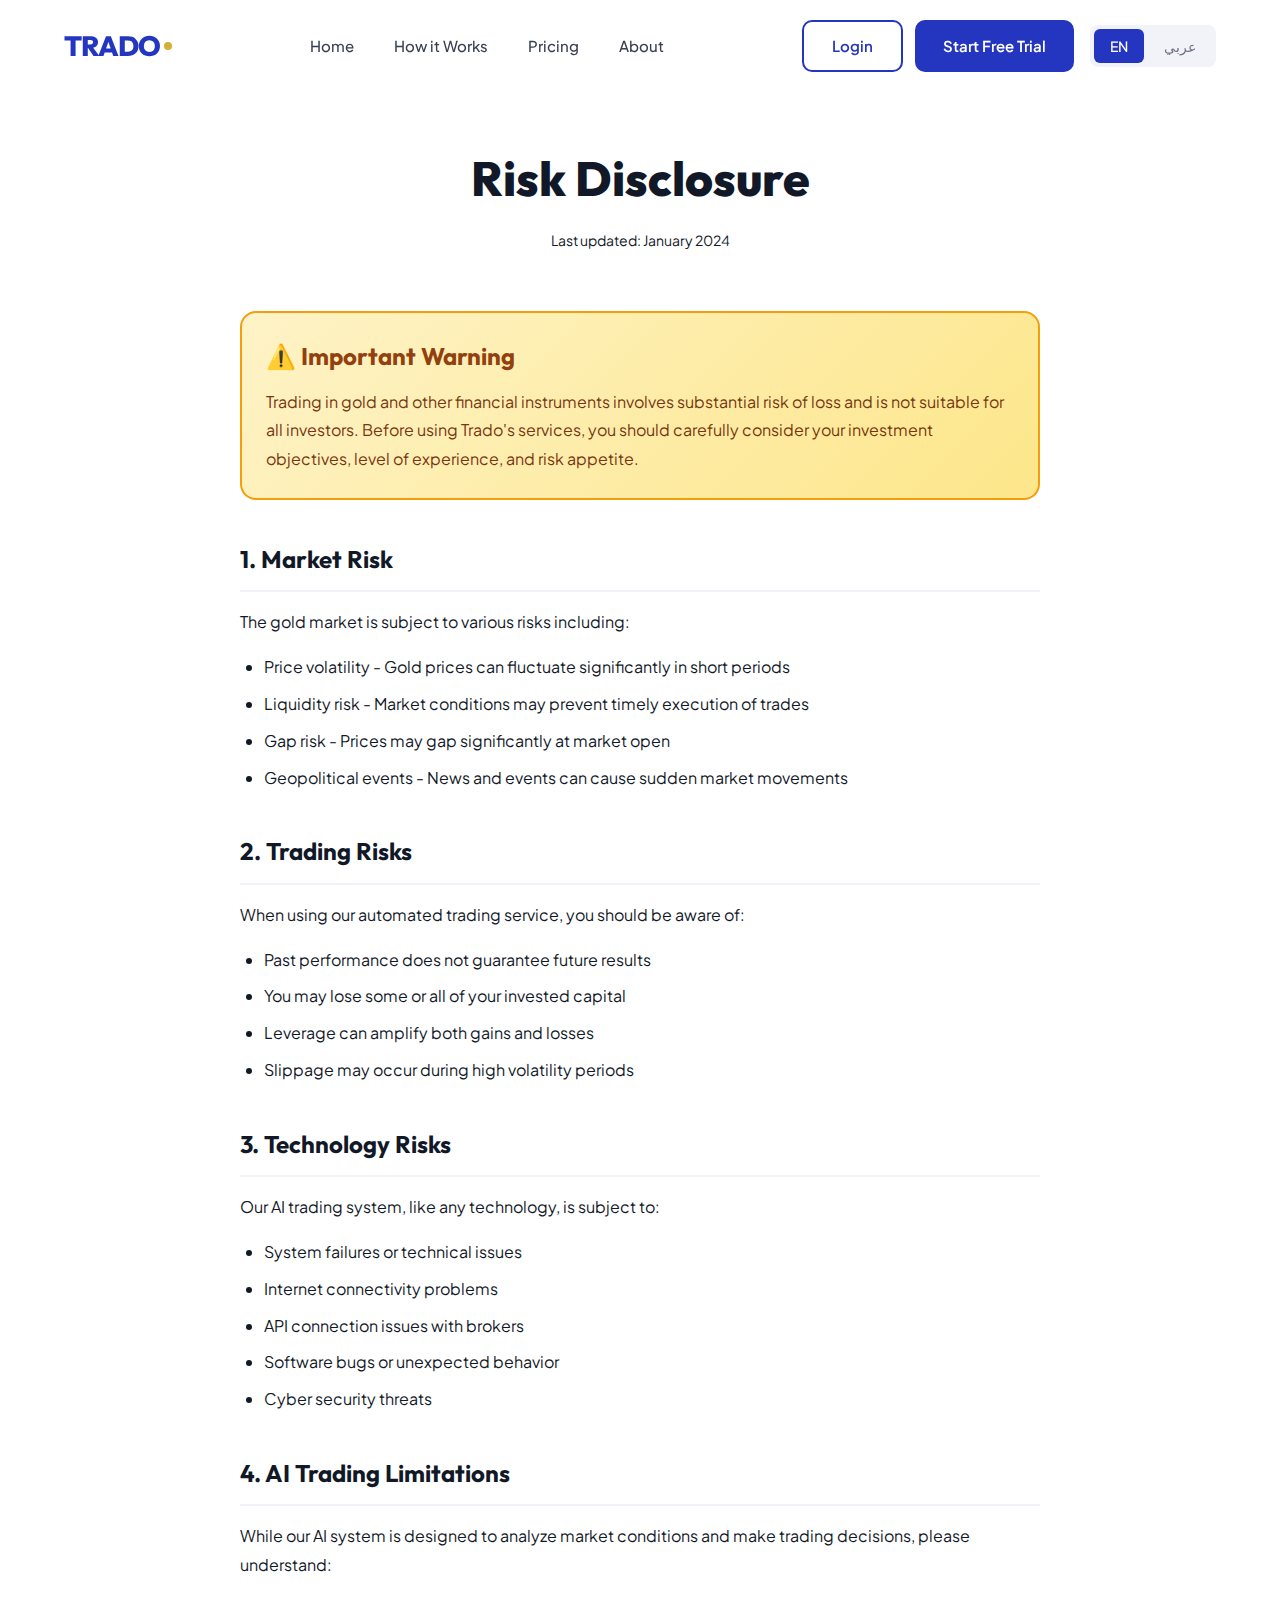
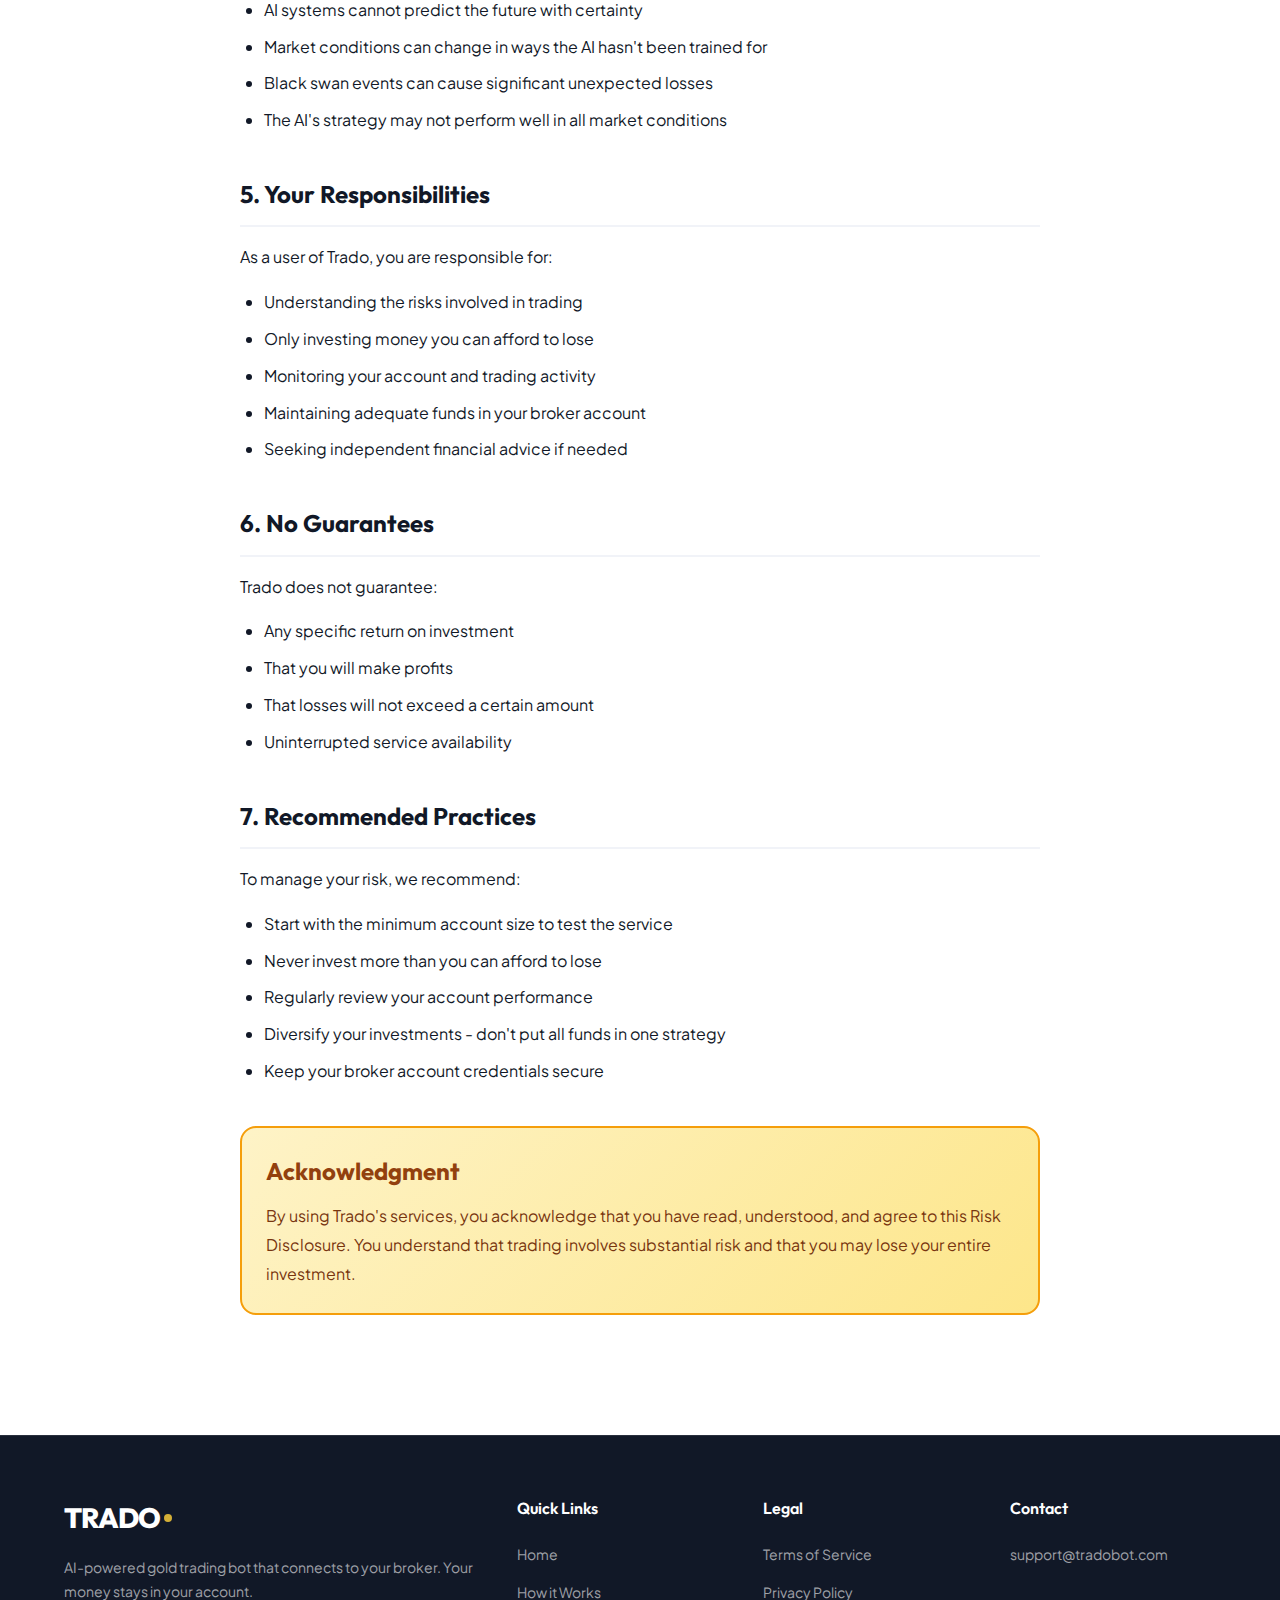
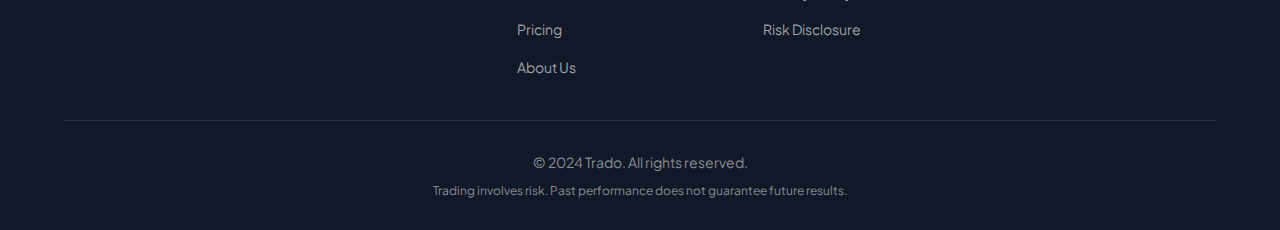
<file: risk.html>
<!DOCTYPE html>
<html lang="en" dir="ltr">
<head>
    <meta charset="UTF-8">
    <meta name="viewport" content="width=device-width, initial-scale=1.0">
    <title>Risk Disclosure - Trado</title>
    <link rel="preconnect" href="https://fonts.googleapis.com">
    <link rel="preconnect" href="https://fonts.gstatic.com" crossorigin>
    <link href="https://fonts.googleapis.com/css2?family=Outfit:wght@300;400;500;600;700;800&family=Plus+Jakarta+Sans:wght@300;400;500;600;700&family=Cairo:wght@300;400;500;600;700;800&display=swap" rel="stylesheet">
    <link rel="stylesheet" href="styles.css">
    <link rel="stylesheet" href="pages.css">
</head>
<body>
    <!-- Navigation -->
    <nav class="navbar scrolled">
        <div class="nav-container">
            <a href="index.html" class="logo">
                <span class="logo-text">TRADO</span>
                <span class="logo-dot"></span>
            </a>
            <ul class="nav-links">
                <li><a href="index.html" data-en="Home" data-ar="الرئيسية">Home</a></li>
                <li><a href="index.html#how-it-works" data-en="How it Works" data-ar="كيف يعمل">How it Works</a></li>
                <li><a href="index.html#pricing" data-en="Pricing" data-ar="الأسعار">Pricing</a></li>
                <li><a href="about.html" data-en="About" data-ar="من نحن">About</a></li>
            </ul>
            <div class="nav-right">
                <div class="nav-buttons">
                    <a href="login.html" class="btn-secondary" data-en="Login" data-ar="تسجيل الدخول">Login</a>
                    <a href="register.html" class="btn-primary" data-en="Start Free Trial" data-ar="ابدأ تجربة مجانية">Start Free Trial</a>
                </div>
                <div class="lang-switcher">
                    <button class="lang-btn active" data-lang="en">EN</button>
                    <button class="lang-btn" data-lang="ar">عربي</button>
                </div>
            </div>
            <div class="menu-toggle">
                <span></span>
                <span></span>
                <span></span>
            </div>
        </div>
    </nav>

    <!-- Content -->
    <section class="legal-page">
        <div class="container">
            <div class="legal-header">
                <h1 data-en="Risk Disclosure" data-ar="إفصاح المخاطر">Risk Disclosure</h1>
                <p class="last-updated" data-en="Last updated: January 2024" data-ar="آخر تحديث: يناير 2024">Last updated: January 2024</p>
            </div>

            <div class="legal-content">
                <div class="legal-section warning-box">
                    <h2 data-en="⚠️ Important Warning" data-ar="⚠️ تحذير مهم">⚠️ Important Warning</h2>
                    <p data-en="Trading in gold and other financial instruments involves substantial risk of loss and is not suitable for all investors. Before using Trado's services, you should carefully consider your investment objectives, level of experience, and risk appetite." data-ar="التداول في الذهب والأدوات المالية الأخرى ينطوي على مخاطر كبيرة للخسارة وليس مناسباً لجميع المستثمرين. قبل استخدام خدمات Trado، يجب أن تفكر بعناية في أهدافك الاستثمارية ومستوى خبرتك ورغبتك في المخاطرة.">Trading in gold and other financial instruments involves substantial risk of loss and is not suitable for all investors. Before using Trado's services, you should carefully consider your investment objectives, level of experience, and risk appetite.</p>
                </div>

                <div class="legal-section">
                    <h2 data-en="1. Market Risk" data-ar="1. مخاطر السوق">1. Market Risk</h2>
                    <p data-en="The gold market is subject to various risks including:" data-ar="يخضع سوق الذهب لمخاطر مختلفة تشمل:">The gold market is subject to various risks including:</p>
                    <ul>
                        <li data-en="Price volatility - Gold prices can fluctuate significantly in short periods" data-ar="تقلب الأسعار - يمكن أن تتقلب أسعار الذهب بشكل كبير في فترات قصيرة">Price volatility - Gold prices can fluctuate significantly in short periods</li>
                        <li data-en="Liquidity risk - Market conditions may prevent timely execution of trades" data-ar="مخاطر السيولة - قد تمنع ظروف السوق التنفيذ في الوقت المناسب للصفقات">Liquidity risk - Market conditions may prevent timely execution of trades</li>
                        <li data-en="Gap risk - Prices may gap significantly at market open" data-ar="مخاطر الفجوة - قد تقفز الأسعار بشكل كبير عند افتتاح السوق">Gap risk - Prices may gap significantly at market open</li>
                        <li data-en="Geopolitical events - News and events can cause sudden market movements" data-ar="الأحداث الجيوسياسية - يمكن أن تسبب الأخبار والأحداث تحركات مفاجئة في السوق">Geopolitical events - News and events can cause sudden market movements</li>
                    </ul>
                </div>

                <div class="legal-section">
                    <h2 data-en="2. Trading Risks" data-ar="2. مخاطر التداول">2. Trading Risks</h2>
                    <p data-en="When using our automated trading service, you should be aware of:" data-ar="عند استخدام خدمة التداول الآلي لدينا، يجب أن تكون على علم بـ:">When using our automated trading service, you should be aware of:</p>
                    <ul>
                        <li data-en="Past performance does not guarantee future results" data-ar="الأداء السابق لا يضمن النتائج المستقبلية">Past performance does not guarantee future results</li>
                        <li data-en="You may lose some or all of your invested capital" data-ar="قد تخسر بعض أو كل رأس مالك المستثمر">You may lose some or all of your invested capital</li>
                        <li data-en="Leverage can amplify both gains and losses" data-ar="الرافعة المالية يمكن أن تضخم المكاسب والخسائر">Leverage can amplify both gains and losses</li>
                        <li data-en="Slippage may occur during high volatility periods" data-ar="قد يحدث انزلاق خلال فترات التقلب العالي">Slippage may occur during high volatility periods</li>
                    </ul>
                </div>

                <div class="legal-section">
                    <h2 data-en="3. Technology Risks" data-ar="3. المخاطر التقنية">3. Technology Risks</h2>
                    <p data-en="Our AI trading system, like any technology, is subject to:" data-ar="نظام التداول بالذكاء الاصطناعي لدينا، مثل أي تقنية، يخضع لـ:">Our AI trading system, like any technology, is subject to:</p>
                    <ul>
                        <li data-en="System failures or technical issues" data-ar="فشل النظام أو المشاكل التقنية">System failures or technical issues</li>
                        <li data-en="Internet connectivity problems" data-ar="مشاكل الاتصال بالإنترنت">Internet connectivity problems</li>
                        <li data-en="API connection issues with brokers" data-ar="مشاكل اتصال API مع الوسطاء">API connection issues with brokers</li>
                        <li data-en="Software bugs or unexpected behavior" data-ar="أخطاء برمجية أو سلوك غير متوقع">Software bugs or unexpected behavior</li>
                        <li data-en="Cyber security threats" data-ar="تهديدات الأمن السيبراني">Cyber security threats</li>
                    </ul>
                </div>

                <div class="legal-section">
                    <h2 data-en="4. AI Trading Limitations" data-ar="4. قيود التداول بالذكاء الاصطناعي">4. AI Trading Limitations</h2>
                    <p data-en="While our AI system is designed to analyze market conditions and make trading decisions, please understand:" data-ar="بينما نظام الذكاء الاصطناعي لدينا مصمم لتحليل ظروف السوق واتخاذ قرارات التداول، يرجى فهم:">While our AI system is designed to analyze market conditions and make trading decisions, please understand:</p>
                    <ul>
                        <li data-en="AI systems cannot predict the future with certainty" data-ar="أنظمة الذكاء الاصطناعي لا يمكنها التنبؤ بالمستقبل بشكل مؤكد">AI systems cannot predict the future with certainty</li>
                        <li data-en="Market conditions can change in ways the AI hasn't been trained for" data-ar="يمكن أن تتغير ظروف السوق بطرق لم يتدرب عليها الذكاء الاصطناعي">Market conditions can change in ways the AI hasn't been trained for</li>
                        <li data-en="Black swan events can cause significant unexpected losses" data-ar="أحداث البجعة السوداء يمكن أن تسبب خسائر غير متوقعة كبيرة">Black swan events can cause significant unexpected losses</li>
                        <li data-en="The AI's strategy may not perform well in all market conditions" data-ar="قد لا تؤدي استراتيجية الذكاء الاصطناعي بشكل جيد في جميع ظروف السوق">The AI's strategy may not perform well in all market conditions</li>
                    </ul>
                </div>

                <div class="legal-section">
                    <h2 data-en="5. Your Responsibilities" data-ar="5. مسؤولياتك">5. Your Responsibilities</h2>
                    <p data-en="As a user of Trado, you are responsible for:" data-ar="بصفتك مستخدماً لـ Trado، أنت مسؤول عن:">As a user of Trado, you are responsible for:</p>
                    <ul>
                        <li data-en="Understanding the risks involved in trading" data-ar="فهم المخاطر المتضمنة في التداول">Understanding the risks involved in trading</li>
                        <li data-en="Only investing money you can afford to lose" data-ar="استثمار الأموال التي يمكنك تحمل خسارتها فقط">Only investing money you can afford to lose</li>
                        <li data-en="Monitoring your account and trading activity" data-ar="مراقبة حسابك ونشاط التداول">Monitoring your account and trading activity</li>
                        <li data-en="Maintaining adequate funds in your broker account" data-ar="الحفاظ على أموال كافية في حساب الوسيط">Maintaining adequate funds in your broker account</li>
                        <li data-en="Seeking independent financial advice if needed" data-ar="طلب مشورة مالية مستقلة إذا لزم الأمر">Seeking independent financial advice if needed</li>
                    </ul>
                </div>

                <div class="legal-section">
                    <h2 data-en="6. No Guarantees" data-ar="6. لا ضمانات">6. No Guarantees</h2>
                    <p data-en="Trado does not guarantee:" data-ar="لا تضمن Trado:">Trado does not guarantee:</p>
                    <ul>
                        <li data-en="Any specific return on investment" data-ar="أي عائد محدد على الاستثمار">Any specific return on investment</li>
                        <li data-en="That you will make profits" data-ar="أنك ستحقق أرباحاً">That you will make profits</li>
                        <li data-en="That losses will not exceed a certain amount" data-ar="أن الخسائر لن تتجاوز مبلغاً معيناً">That losses will not exceed a certain amount</li>
                        <li data-en="Uninterrupted service availability" data-ar="توفر الخدمة دون انقطاع">Uninterrupted service availability</li>
                    </ul>
                </div>

                <div class="legal-section">
                    <h2 data-en="7. Recommended Practices" data-ar="7. الممارسات الموصى بها">7. Recommended Practices</h2>
                    <p data-en="To manage your risk, we recommend:" data-ar="لإدارة مخاطرك، نوصي بـ:">To manage your risk, we recommend:</p>
                    <ul>
                        <li data-en="Start with the minimum account size to test the service" data-ar="ابدأ بالحد الأدنى لحجم الحساب لاختبار الخدمة">Start with the minimum account size to test the service</li>
                        <li data-en="Never invest more than you can afford to lose" data-ar="لا تستثمر أبداً أكثر مما يمكنك تحمل خسارته">Never invest more than you can afford to lose</li>
                        <li data-en="Regularly review your account performance" data-ar="راجع أداء حسابك بانتظام">Regularly review your account performance</li>
                        <li data-en="Diversify your investments - don't put all funds in one strategy" data-ar="نوع استثماراتك - لا تضع كل الأموال في استراتيجية واحدة">Diversify your investments - don't put all funds in one strategy</li>
                        <li data-en="Keep your broker account credentials secure" data-ar="حافظ على أمان بيانات اعتماد حساب الوسيط">Keep your broker account credentials secure</li>
                    </ul>
                </div>

                <div class="legal-section warning-box">
                    <h2 data-en="Acknowledgment" data-ar="إقرار">Acknowledgment</h2>
                    <p data-en="By using Trado's services, you acknowledge that you have read, understood, and agree to this Risk Disclosure. You understand that trading involves substantial risk and that you may lose your entire investment." data-ar="باستخدام خدمات Trado، فإنك تقر بأنك قرأت وفهمت ووافقت على إفصاح المخاطر هذا. أنت تفهم أن التداول ينطوي على مخاطر كبيرة وأنك قد تخسر كل استثمارك.">By using Trado's services, you acknowledge that you have read, understood, and agree to this Risk Disclosure. You understand that trading involves substantial risk and that you may lose your entire investment.</p>
                </div>
            </div>
        </div>
    </section>

    <!-- Footer -->
    <footer class="footer">
        <div class="container">
            <div class="footer-grid">
                <div class="footer-brand">
                    <a href="index.html" class="logo">
                        <span class="logo-text">TRADO</span>
                        <span class="logo-dot"></span>
                    </a>
                    <p data-en="AI-powered gold trading bot that connects to your broker. Your money stays in your account." data-ar="بوت تداول ذهب مدعوم بالذكاء الاصطناعي يتصل بوسيطك. أموالك تبقى في حسابك.">AI-powered gold trading bot that connects to your broker. Your money stays in your account.</p>
                </div>
                <div class="footer-links">
                    <h4 data-en="Quick Links" data-ar="روابط سريعة">Quick Links</h4>
                    <ul>
                        <li><a href="index.html" data-en="Home" data-ar="الرئيسية">Home</a></li>
                        <li><a href="index.html#how-it-works" data-en="How it Works" data-ar="كيف يعمل">How it Works</a></li>
                        <li><a href="index.html#pricing" data-en="Pricing" data-ar="الأسعار">Pricing</a></li>
                        <li><a href="about.html" data-en="About Us" data-ar="من نحن">About Us</a></li>
                    </ul>
                </div>
                <div class="footer-links">
                    <h4 data-en="Legal" data-ar="قانوني">Legal</h4>
                    <ul>
                        <li><a href="terms.html" data-en="Terms of Service" data-ar="شروط الخدمة">Terms of Service</a></li>
                        <li><a href="privacy.html" data-en="Privacy Policy" data-ar="سياسة الخصوصية">Privacy Policy</a></li>
                        <li><a href="risk.html" data-en="Risk Disclosure" data-ar="إفصاح المخاطر">Risk Disclosure</a></li>
                    </ul>
                </div>
                <div class="footer-links">
                    <h4 data-en="Contact" data-ar="تواصل">Contact</h4>
                    <ul>
                        <li><a href="mailto:support@tradobot.com">support@tradobot.com</a></li>
                    </ul>
                </div>
            </div>
            <div class="footer-bottom">
                <p data-en="© 2024 Trado. All rights reserved." data-ar="© 2024 Trado. جميع الحقوق محفوظة.">© 2024 Trado. All rights reserved.</p>
                <p class="disclaimer" data-en="Trading involves risk. Past performance does not guarantee future results." data-ar="التداول ينطوي على مخاطر. الأداء السابق لا يضمن النتائج المستقبلية.">Trading involves risk. Past performance does not guarantee future results.</p>
            </div>
        </div>
    </footer>

    <!-- Mobile Menu -->
    <div class="mobile-menu">
        <ul class="mobile-nav-links">
            <li><a href="index.html" data-en="Home" data-ar="الرئيسية">Home</a></li>
            <li><a href="index.html#how-it-works" data-en="How it Works" data-ar="كيف يعمل">How it Works</a></li>
            <li><a href="index.html#pricing" data-en="Pricing" data-ar="الأسعار">Pricing</a></li>
            <li><a href="about.html" data-en="About" data-ar="من نحن">About</a></li>
        </ul>
        <div class="mobile-nav-buttons">
            <a href="login.html" class="btn-secondary" data-en="Login" data-ar="تسجيل الدخول">Login</a>
            <a href="register.html" class="btn-primary" data-en="Start Free Trial" data-ar="ابدأ تجربة مجانية">Start Free Trial</a>
        </div>
        <div class="mobile-lang-switcher">
            <button class="lang-btn active" data-lang="en">EN</button>
            <button class="lang-btn" data-lang="ar">عربي</button>
        </div>
    </div>

    <script src="script.js"></script>
</body>
</html>
</file>
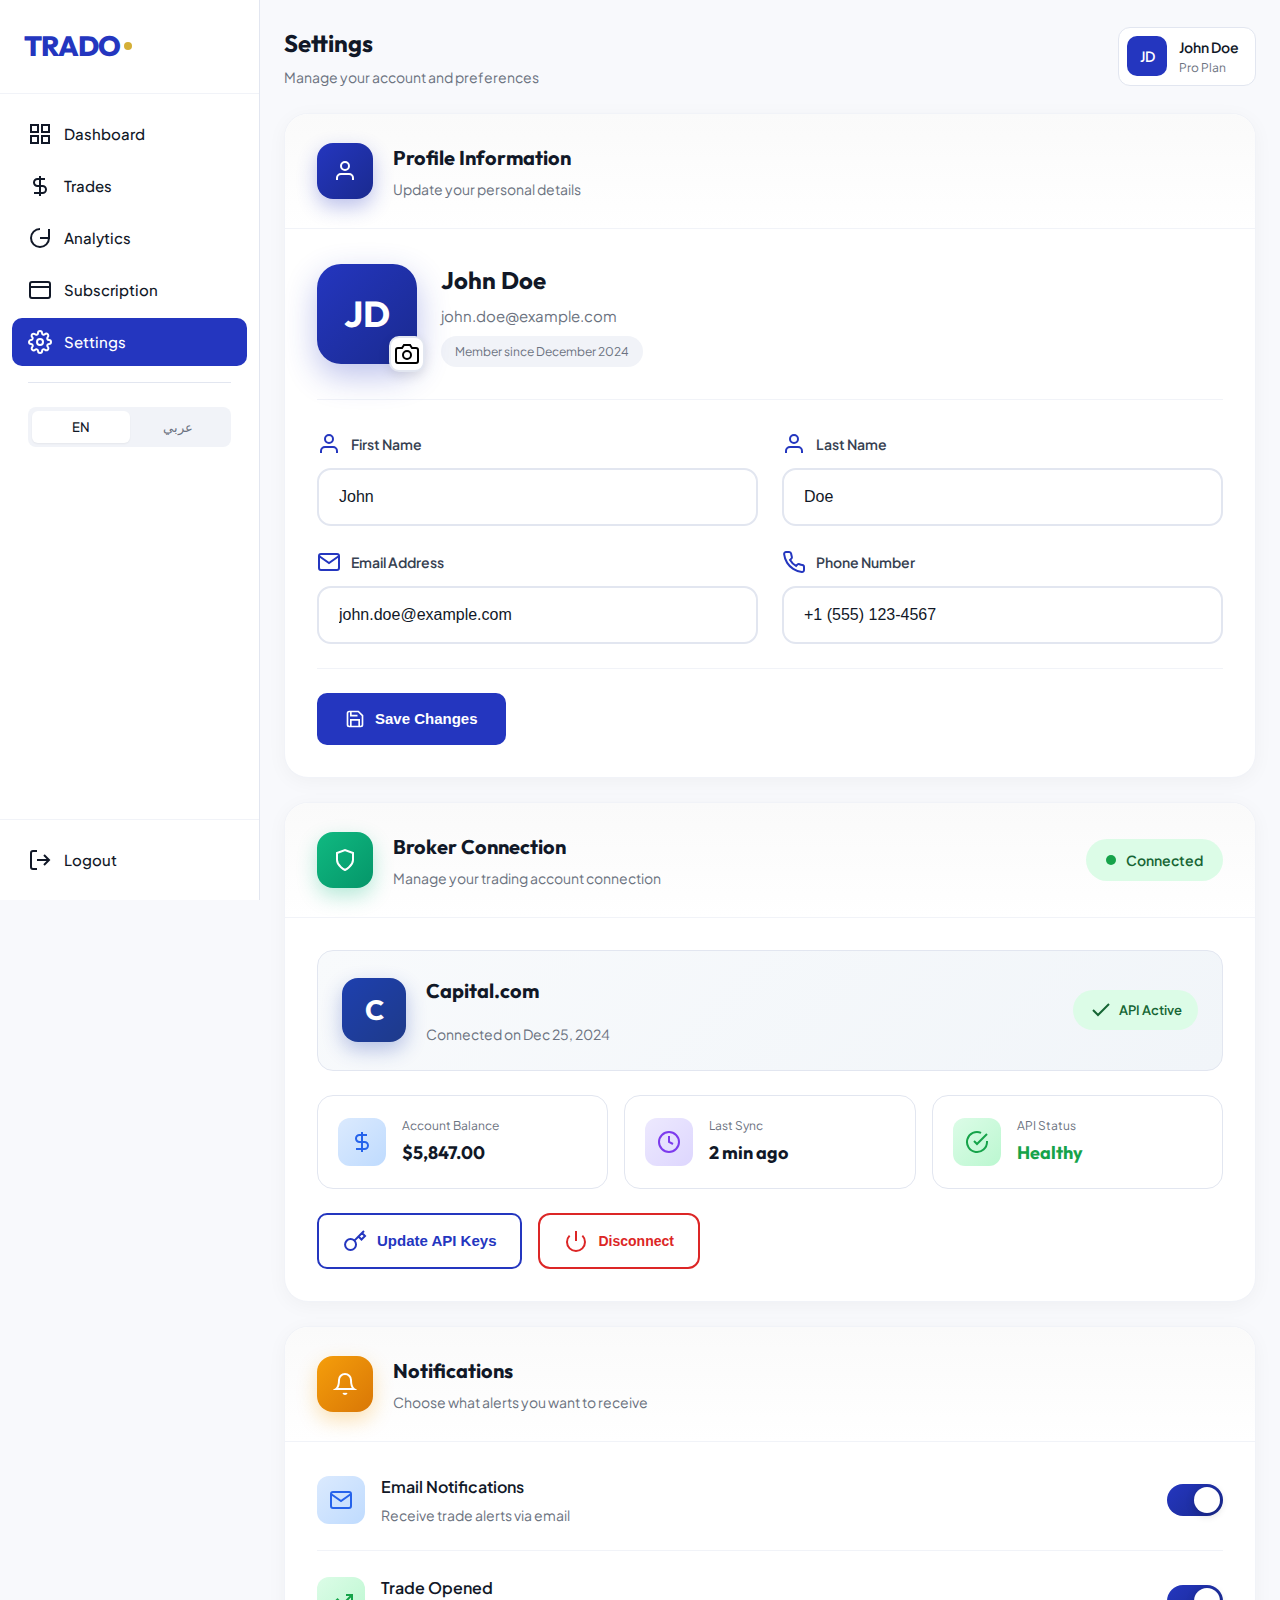
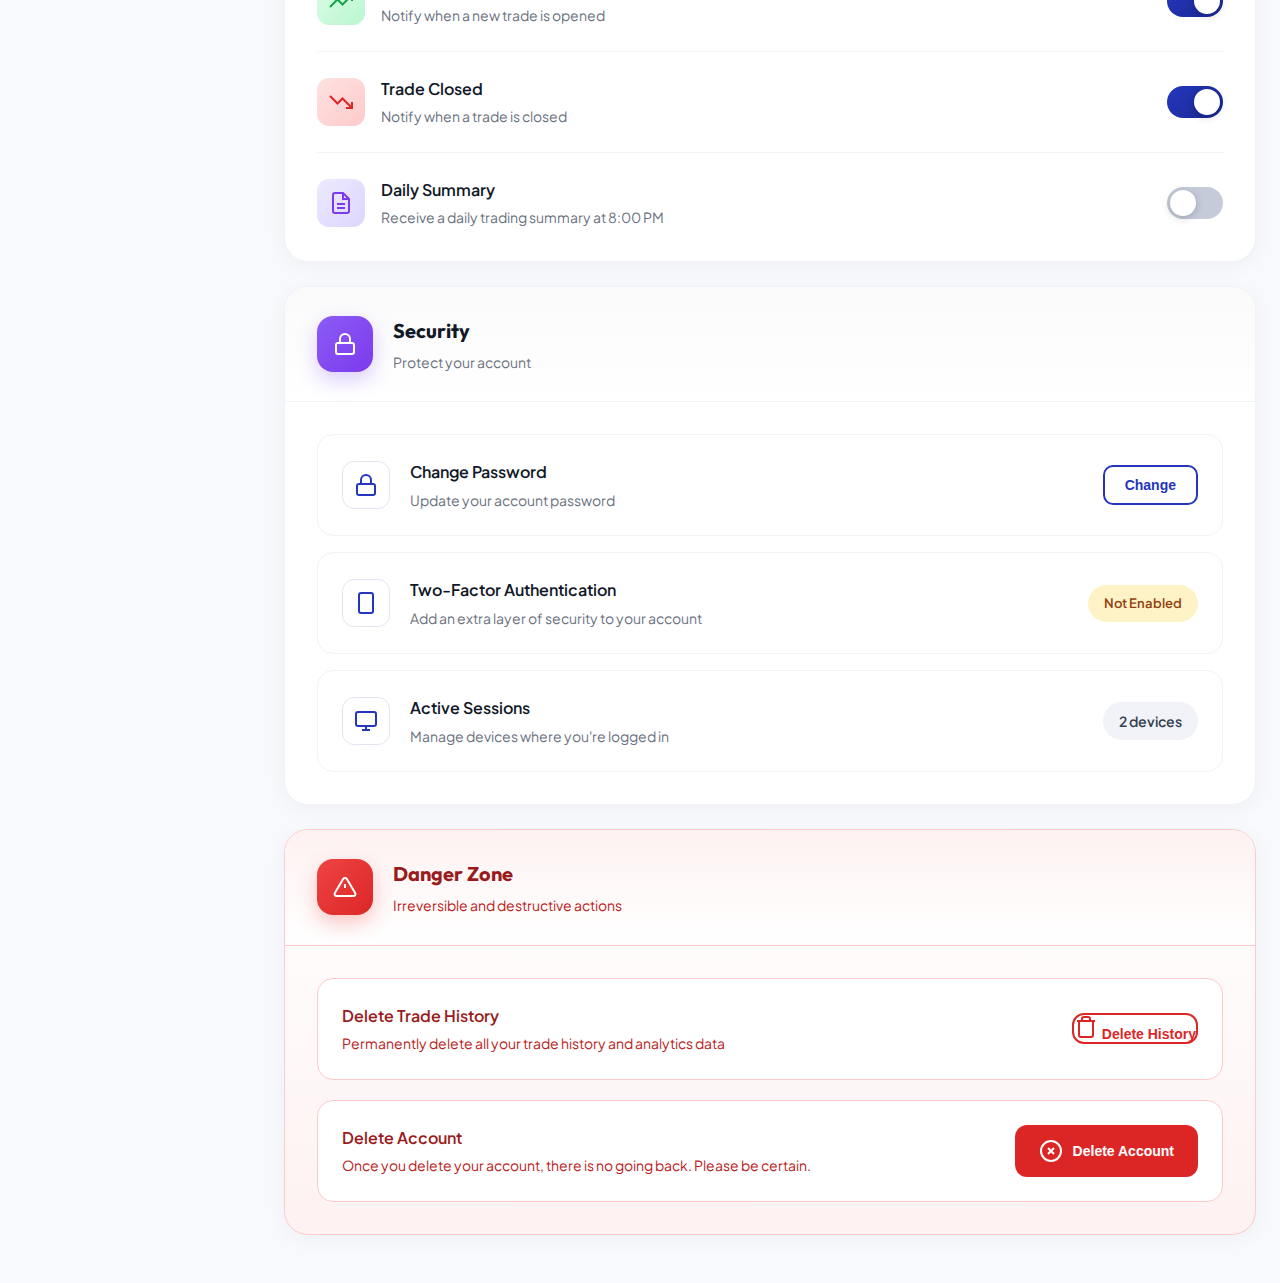
<file: settings.html>
<!DOCTYPE html>
<html lang="en" dir="ltr">
<head>
    <meta charset="UTF-8">
    <meta name="viewport" content="width=device-width, initial-scale=1.0">
    <title>Settings - Trado</title>
    <link rel="preconnect" href="https://fonts.googleapis.com">
    <link rel="preconnect" href="https://fonts.gstatic.com" crossorigin>
    <link href="https://fonts.googleapis.com/css2?family=Outfit:wght@300;400;500;600;700;800&family=Plus+Jakarta+Sans:wght@300;400;500;600;700&family=Cairo:wght@300;400;500;600;700;800&display=swap" rel="stylesheet">
    <link rel="stylesheet" href="styles.css">
    <link rel="stylesheet" href="dashboard.css">
    <link rel="stylesheet" href="settings.css">
</head>
<body class="dashboard-body">

    <aside class="sidebar">
        <div class="sidebar-header">
            <a href="index.html" class="logo">
                <span class="logo-text">TRADO</span>
                <span class="logo-dot"></span>
            </a>
        </div>
        
        <nav class="sidebar-nav">
            <ul>
                <li>
                    <a href="dashboard.html">
                        <svg viewBox="0 0 24 24" fill="none" stroke="currentColor" stroke-width="2">
                            <rect x="3" y="3" width="7" height="7"/>
                            <rect x="14" y="3" width="7" height="7"/>
                            <rect x="14" y="14" width="7" height="7"/>
                            <rect x="3" y="14" width="7" height="7"/>
                        </svg>
                        <span data-en="Dashboard" data-ar="لوحة التحكم">Dashboard</span>
                    </a>
                </li>
                <li>
                    <a href="trades.html">
                        <svg viewBox="0 0 24 24" fill="none" stroke="currentColor" stroke-width="2">
                            <path d="M12 2v20M17 5H9.5a3.5 3.5 0 0 0 0 7h5a3.5 3.5 0 0 1 0 7H6"/>
                        </svg>
                        <span data-en="Trades" data-ar="الصفقات">Trades</span>
                    </a>
                </li>
                <li>
                    <a href="analytics.html">
                        <svg viewBox="0 0 24 24" fill="none" stroke="currentColor" stroke-width="2">
                            <path d="M21 12a9 9 0 1 1-9-9"/>
                            <path d="M21 3v9h-9"/>
                        </svg>
                        <span data-en="Analytics" data-ar="التحليلات">Analytics</span>
                    </a>
                </li>
                <li>
                    <a href="subscription.html">
                        <svg viewBox="0 0 24 24" fill="none" stroke="currentColor" stroke-width="2">
                            <rect x="2" y="4" width="20" height="16" rx="2"/>
                            <path d="M7 15h0M2 9h20"/>
                        </svg>
                        <span data-en="Subscription" data-ar="الاشتراك">Subscription</span>
                    </a>
                </li>
                <li class="active">
                    <a href="settings.html">
                        <svg viewBox="0 0 24 24" fill="none" stroke="currentColor" stroke-width="2">
                            <circle cx="12" cy="12" r="3"/>
                            <path d="M19.4 15a1.65 1.65 0 0 0 .33 1.82l.06.06a2 2 0 0 1 0 2.83 2 2 0 0 1-2.83 0l-.06-.06a1.65 1.65 0 0 0-1.82-.33 1.65 1.65 0 0 0-1 1.51V21a2 2 0 0 1-2 2 2 2 0 0 1-2-2v-.09A1.65 1.65 0 0 0 9 19.4a1.65 1.65 0 0 0-1.82.33l-.06.06a2 2 0 0 1-2.83 0 2 2 0 0 1 0-2.83l.06-.06a1.65 1.65 0 0 0 .33-1.82 1.65 1.65 0 0 0-1.51-1H3a2 2 0 0 1-2-2 2 2 0 0 1 2-2h.09A1.65 1.65 0 0 0 4.6 9a1.65 1.65 0 0 0-.33-1.82l-.06-.06a2 2 0 0 1 0-2.83 2 2 0 0 1 2.83 0l.06.06a1.65 1.65 0 0 0 1.82.33H9a1.65 1.65 0 0 0 1-1.51V3a2 2 0 0 1 2-2 2 2 0 0 1 2 2v.09a1.65 1.65 0 0 0 1 1.51 1.65 1.65 0 0 0 1.82-.33l.06-.06a2 2 0 0 1 2.83 0 2 2 0 0 1 0 2.83l-.06.06a1.65 1.65 0 0 0-.33 1.82V9a1.65 1.65 0 0 0 1.51 1H21a2 2 0 0 1 2 2 2 2 0 0 1-2 2h-.09a1.65 1.65 0 0 0-1.51 1z"/>
                        </svg>
                        <span data-en="Settings" data-ar="الإعدادات">Settings</span>
                    </a>
                </li>
                <li class="nav-divider"></li>
                <li class="lang-nav-item">
                    <div class="sidebar-lang-switcher">
                        <button class="lang-btn active" data-lang="en">EN</button>
                        <button class="lang-btn" data-lang="ar">عربي</button>
                    </div>
                </li>
            </ul>
        </nav>
        
        <div class="sidebar-footer">
            <a href="login.html" class="logout-btn">
                <svg viewBox="0 0 24 24" fill="none" stroke="currentColor" stroke-width="2">
                    <path d="M9 21H5a2 2 0 0 1-2-2V5a2 2 0 0 1 2-2h4"/>
                    <polyline points="16 17 21 12 16 7"/>
                    <line x1="21" y1="12" x2="9" y2="12"/>
                </svg>
                <span data-en="Logout" data-ar="تسجيل الخروج">Logout</span>
            </a>
        </div>
    </aside>

    <main class="main-content">
        <header class="dashboard-header">
            <div class="header-left">
                <button class="mobile-menu-btn">
                    <svg viewBox="0 0 24 24" fill="none" stroke="currentColor" stroke-width="2">
                        <line x1="3" y1="12" x2="21" y2="12"/>
                        <line x1="3" y1="6" x2="21" y2="6"/>
                        <line x1="3" y1="18" x2="21" y2="18"/>
                    </svg>
                </button>
                <div class="greeting">
                    <h1 data-en="Settings" data-ar="الإعدادات">Settings</h1>
                    <p data-en="Manage your account and preferences" data-ar="إدارة حسابك وتفضيلاتك">Manage your account and preferences</p>
                </div>
            </div>
            <div class="header-right">
                <div class="user-profile">
                    <div class="user-avatar">JD</div>
                    <div class="user-info">
                        <span class="user-name">John Doe</span>
                        <span class="user-plan" data-en="Pro Plan" data-ar="الخطة الاحترافية">Pro Plan</span>
                    </div>
                </div>
            </div>
        </header>

        <!-- Profile Section -->
        <div class="settings-card">
            <div class="settings-card-header">
                <div class="settings-card-icon profile">
                    <svg viewBox="0 0 24 24" fill="none" stroke="currentColor" stroke-width="2">
                        <path d="M20 21v-2a4 4 0 0 0-4-4H8a4 4 0 0 0-4 4v2"/>
                        <circle cx="12" cy="7" r="4"/>
                    </svg>
                </div>
                <div class="settings-card-title">
                    <h3 data-en="Profile Information" data-ar="معلومات الملف الشخصي">Profile Information</h3>
                    <p data-en="Update your personal details" data-ar="تحديث بياناتك الشخصية">Update your personal details</p>
                </div>
            </div>
            
            <div class="settings-card-body">
                <div class="profile-header">
                    <div class="profile-avatar-large">
                        <span>JD</span>
                        <button class="avatar-edit-btn">
                            <svg viewBox="0 0 24 24" fill="none" stroke="currentColor" stroke-width="2">
                                <path d="M23 19a2 2 0 0 1-2 2H3a2 2 0 0 1-2-2V8a2 2 0 0 1 2-2h4l2-3h6l2 3h4a2 2 0 0 1 2 2z"/>
                                <circle cx="12" cy="13" r="4"/>
                            </svg>
                        </button>
                    </div>
                    <div class="profile-header-info">
                        <h4>John Doe</h4>
                        <p>john.doe@example.com</p>
                        <span class="member-since" data-en="Member since December 2024" data-ar="عضو منذ ديسمبر 2024">Member since December 2024</span>
                    </div>
                </div>
                
                <form class="profile-form">
                    <div class="form-row">
                        <div class="form-field">
                            <label for="firstName">
                                <svg viewBox="0 0 24 24" fill="none" stroke="currentColor" stroke-width="2">
                                    <path d="M20 21v-2a4 4 0 0 0-4-4H8a4 4 0 0 0-4 4v2"/>
                                    <circle cx="12" cy="7" r="4"/>
                                </svg>
                                <span data-en="First Name" data-ar="الاسم الأول">First Name</span>
                            </label>
                            <div class="input-wrapper">
                                <input type="text" id="firstName" value="John" placeholder="Enter first name">
                            </div>
                        </div>
                        <div class="form-field">
                            <label for="lastName">
                                <svg viewBox="0 0 24 24" fill="none" stroke="currentColor" stroke-width="2">
                                    <path d="M20 21v-2a4 4 0 0 0-4-4H8a4 4 0 0 0-4 4v2"/>
                                    <circle cx="12" cy="7" r="4"/>
                                </svg>
                                <span data-en="Last Name" data-ar="اسم العائلة">Last Name</span>
                            </label>
                            <div class="input-wrapper">
                                <input type="text" id="lastName" value="Doe" placeholder="Enter last name">
                            </div>
                        </div>
                    </div>
                    <div class="form-row">
                        <div class="form-field">
                            <label for="email">
                                <svg viewBox="0 0 24 24" fill="none" stroke="currentColor" stroke-width="2">
                                    <path d="M4 4h16c1.1 0 2 .9 2 2v12c0 1.1-.9 2-2 2H4c-1.1 0-2-.9-2-2V6c0-1.1.9-2 2-2z"/>
                                    <polyline points="22,6 12,13 2,6"/>
                                </svg>
                                <span data-en="Email Address" data-ar="البريد الإلكتروني">Email Address</span>
                            </label>
                            <div class="input-wrapper">
                                <input type="email" id="email" value="john.doe@example.com" placeholder="Enter email">
                            </div>
                        </div>
                        <div class="form-field">
                            <label for="phone">
                                <svg viewBox="0 0 24 24" fill="none" stroke="currentColor" stroke-width="2">
                                    <path d="M22 16.92v3a2 2 0 0 1-2.18 2 19.79 19.79 0 0 1-8.63-3.07 19.5 19.5 0 0 1-6-6 19.79 19.79 0 0 1-3.07-8.67A2 2 0 0 1 4.11 2h3a2 2 0 0 1 2 1.72 12.84 12.84 0 0 0 .7 2.81 2 2 0 0 1-.45 2.11L8.09 9.91a16 16 0 0 0 6 6l1.27-1.27a2 2 0 0 1 2.11-.45 12.84 12.84 0 0 0 2.81.7A2 2 0 0 1 22 16.92z"/>
                                </svg>
                                <span data-en="Phone Number" data-ar="رقم الهاتف">Phone Number</span>
                            </label>
                            <div class="input-wrapper">
                                <input type="tel" id="phone" value="+1 (555) 123-4567" placeholder="Enter phone number">
                            </div>
                        </div>
                    </div>
                    <div class="form-actions">
                        <button type="submit" class="btn-primary">
                            <svg viewBox="0 0 24 24" fill="none" stroke="currentColor" stroke-width="2">
                                <path d="M19 21H5a2 2 0 0 1-2-2V5a2 2 0 0 1 2-2h11l5 5v11a2 2 0 0 1-2 2z"/>
                                <polyline points="17 21 17 13 7 13 7 21"/>
                                <polyline points="7 3 7 8 15 8"/>
                            </svg>
                            <span data-en="Save Changes" data-ar="حفظ التغييرات">Save Changes</span>
                        </button>
                    </div>
                </form>
            </div>
        </div>

        <!-- Broker Connection -->
        <div class="settings-card">
            <div class="settings-card-header">
                <div class="settings-card-icon broker">
                    <svg viewBox="0 0 24 24" fill="none" stroke="currentColor" stroke-width="2">
                        <path d="M12 22s8-4 8-10V5l-8-3-8 3v7c0 6 8 10 8 10z"/>
                    </svg>
                </div>
                <div class="settings-card-title">
                    <h3 data-en="Broker Connection" data-ar="اتصال الوسيط">Broker Connection</h3>
                    <p data-en="Manage your trading account connection" data-ar="إدارة اتصال حساب التداول">Manage your trading account connection</p>
                </div>
                <div class="connection-badge connected">
                    <span class="pulse-dot"></span>
                    <span data-en="Connected" data-ar="متصل">Connected</span>
                </div>
            </div>
            
            <div class="settings-card-body">
                <div class="broker-info-card">
                    <div class="broker-logo">
                        <span>C</span>
                    </div>
                    <div class="broker-details">
                        <h4>Capital.com</h4>
                        <p data-en="Connected on Dec 25, 2024" data-ar="تم الاتصال في 25 ديسمبر 2024">Connected on Dec 25, 2024</p>
                    </div>
                    <div class="broker-status-badges">
                        <span class="status-pill success">
                            <svg viewBox="0 0 24 24" fill="none" stroke="currentColor" stroke-width="2">
                                <polyline points="20 6 9 17 4 12"/>
                            </svg>
                            <span data-en="API Active" data-ar="API نشط">API Active</span>
                        </span>
                    </div>
                </div>
                
                <div class="broker-stats-grid">
                    <div class="broker-stat-box">
                        <div class="stat-box-icon blue">
                            <svg viewBox="0 0 24 24" fill="none" stroke="currentColor" stroke-width="2">
                                <path d="M12 2v20M17 5H9.5a3.5 3.5 0 0 0 0 7h5a3.5 3.5 0 0 1 0 7H6"/>
                            </svg>
                        </div>
                        <div class="stat-box-content">
                            <span class="stat-box-label" data-en="Account Balance" data-ar="رصيد الحساب">Account Balance</span>
                            <span class="stat-box-value">$5,847.00</span>
                        </div>
                    </div>
                    <div class="broker-stat-box">
                        <div class="stat-box-icon purple">
                            <svg viewBox="0 0 24 24" fill="none" stroke="currentColor" stroke-width="2">
                                <circle cx="12" cy="12" r="10"/>
                                <polyline points="12 6 12 12 16 14"/>
                            </svg>
                        </div>
                        <div class="stat-box-content">
                            <span class="stat-box-label" data-en="Last Sync" data-ar="آخر مزامنة">Last Sync</span>
                            <span class="stat-box-value" data-en="2 min ago" data-ar="منذ دقيقتين">2 min ago</span>
                        </div>
                    </div>
                    <div class="broker-stat-box">
                        <div class="stat-box-icon green">
                            <svg viewBox="0 0 24 24" fill="none" stroke="currentColor" stroke-width="2">
                                <path d="M22 11.08V12a10 10 0 1 1-5.93-9.14"/>
                                <polyline points="22 4 12 14.01 9 11.01"/>
                            </svg>
                        </div>
                        <div class="stat-box-content">
                            <span class="stat-box-label" data-en="API Status" data-ar="حالة API">API Status</span>
                            <span class="stat-box-value green" data-en="Healthy" data-ar="سليم">Healthy</span>
                        </div>
                    </div>
                </div>
                
                <div class="broker-actions">
                    <button class="btn-secondary">
                        <svg viewBox="0 0 24 24" fill="none" stroke="currentColor" stroke-width="2">
                            <path d="M21 2l-2 2m-7.61 7.61a5.5 5.5 0 1 1-7.778 7.778 5.5 5.5 0 0 1 7.777-7.777zm0 0L15.5 7.5m0 0l3 3L22 7l-3-3m-3.5 3.5L19 4"/>
                        </svg>
                        <span data-en="Update API Keys" data-ar="تحديث مفاتيح API">Update API Keys</span>
                    </button>
                    <button class="btn-outline-danger">
                        <svg viewBox="0 0 24 24" fill="none" stroke="currentColor" stroke-width="2">
                            <path d="M18.36 6.64a9 9 0 1 1-12.73 0"/>
                            <line x1="12" y1="2" x2="12" y2="12"/>
                        </svg>
                        <span data-en="Disconnect" data-ar="قطع الاتصال">Disconnect</span>
                    </button>
                </div>
            </div>
        </div>

        <!-- Notifications -->
        <div class="settings-card">
            <div class="settings-card-header">
                <div class="settings-card-icon notifications">
                    <svg viewBox="0 0 24 24" fill="none" stroke="currentColor" stroke-width="2">
                        <path d="M18 8A6 6 0 0 0 6 8c0 7-3 9-3 9h18s-3-2-3-9"/>
                        <path d="M13.73 21a2 2 0 0 1-3.46 0"/>
                    </svg>
                </div>
                <div class="settings-card-title">
                    <h3 data-en="Notifications" data-ar="الإشعارات">Notifications</h3>
                    <p data-en="Choose what alerts you want to receive" data-ar="اختر التنبيهات التي تريد استلامها">Choose what alerts you want to receive</p>
                </div>
            </div>
            
            <div class="settings-card-body">
                <div class="toggle-list">
                    <div class="toggle-item">
                        <div class="toggle-info">
                            <div class="toggle-icon blue">
                                <svg viewBox="0 0 24 24" fill="none" stroke="currentColor" stroke-width="2">
                                    <path d="M4 4h16c1.1 0 2 .9 2 2v12c0 1.1-.9 2-2 2H4c-1.1 0-2-.9-2-2V6c0-1.1.9-2 2-2z"/>
                                    <polyline points="22,6 12,13 2,6"/>
                                </svg>
                            </div>
                            <div class="toggle-text">
                                <h4 data-en="Email Notifications" data-ar="إشعارات البريد">Email Notifications</h4>
                                <p data-en="Receive trade alerts via email" data-ar="استلام تنبيهات الصفقات عبر البريد">Receive trade alerts via email</p>
                            </div>
                        </div>
                        <label class="toggle-switch">
                            <input type="checkbox" checked>
                            <span class="toggle-slider"></span>
                        </label>
                    </div>
                    
                    <div class="toggle-item">
                        <div class="toggle-info">
                            <div class="toggle-icon green">
                                <svg viewBox="0 0 24 24" fill="none" stroke="currentColor" stroke-width="2">
                                    <polyline points="23 6 13.5 15.5 8.5 10.5 1 18"/>
                                    <polyline points="17 6 23 6 23 12"/>
                                </svg>
                            </div>
                            <div class="toggle-text">
                                <h4 data-en="Trade Opened" data-ar="صفقة مفتوحة">Trade Opened</h4>
                                <p data-en="Notify when a new trade is opened" data-ar="إشعار عند فتح صفقة جديدة">Notify when a new trade is opened</p>
                            </div>
                        </div>
                        <label class="toggle-switch">
                            <input type="checkbox" checked>
                            <span class="toggle-slider"></span>
                        </label>
                    </div>
                    
                    <div class="toggle-item">
                        <div class="toggle-info">
                            <div class="toggle-icon red">
                                <svg viewBox="0 0 24 24" fill="none" stroke="currentColor" stroke-width="2">
                                    <polyline points="23 18 13.5 8.5 8.5 13.5 1 6"/>
                                    <polyline points="17 18 23 18 23 12"/>
                                </svg>
                            </div>
                            <div class="toggle-text">
                                <h4 data-en="Trade Closed" data-ar="صفقة مغلقة">Trade Closed</h4>
                                <p data-en="Notify when a trade is closed" data-ar="إشعار عند إغلاق صفقة">Notify when a trade is closed</p>
                            </div>
                        </div>
                        <label class="toggle-switch">
                            <input type="checkbox" checked>
                            <span class="toggle-slider"></span>
                        </label>
                    </div>
                    
                    <div class="toggle-item">
                        <div class="toggle-info">
                            <div class="toggle-icon purple">
                                <svg viewBox="0 0 24 24" fill="none" stroke="currentColor" stroke-width="2">
                                    <path d="M14 2H6a2 2 0 0 0-2 2v16a2 2 0 0 0 2 2h12a2 2 0 0 0 2-2V8z"/>
                                    <polyline points="14 2 14 8 20 8"/>
                                    <line x1="16" y1="13" x2="8" y2="13"/>
                                    <line x1="16" y1="17" x2="8" y2="17"/>
                                </svg>
                            </div>
                            <div class="toggle-text">
                                <h4 data-en="Daily Summary" data-ar="ملخص يومي">Daily Summary</h4>
                                <p data-en="Receive a daily trading summary at 8:00 PM" data-ar="استلام ملخص تداول يومي الساعة 8 مساءً">Receive a daily trading summary at 8:00 PM</p>
                            </div>
                        </div>
                        <label class="toggle-switch">
                            <input type="checkbox">
                            <span class="toggle-slider"></span>
                        </label>
                    </div>
                </div>
            </div>
        </div>

        <!-- Security -->
        <div class="settings-card">
            <div class="settings-card-header">
                <div class="settings-card-icon security">
                    <svg viewBox="0 0 24 24" fill="none" stroke="currentColor" stroke-width="2">
                        <rect x="3" y="11" width="18" height="11" rx="2" ry="2"/>
                        <path d="M7 11V7a5 5 0 0 1 10 0v4"/>
                    </svg>
                </div>
                <div class="settings-card-title">
                    <h3 data-en="Security" data-ar="الأمان">Security</h3>
                    <p data-en="Protect your account" data-ar="حماية حسابك">Protect your account</p>
                </div>
            </div>
            
            <div class="settings-card-body">
                <div class="security-options">
                    <div class="security-option">
                        <div class="security-option-icon">
                            <svg viewBox="0 0 24 24" fill="none" stroke="currentColor" stroke-width="2">
                                <rect x="3" y="11" width="18" height="11" rx="2" ry="2"/>
                                <path d="M7 11V7a5 5 0 0 1 10 0v4"/>
                            </svg>
                        </div>
                        <div class="security-option-content">
                            <h4 data-en="Change Password" data-ar="تغيير كلمة المرور">Change Password</h4>
                            <p data-en="Update your account password" data-ar="تحديث كلمة مرور حسابك">Update your account password</p>
                        </div>
                        <button class="btn-secondary btn-small">
                            <span data-en="Change" data-ar="تغيير">Change</span>
                        </button>
                    </div>
                    
                    <div class="security-option">
                        <div class="security-option-icon">
                            <svg viewBox="0 0 24 24" fill="none" stroke="currentColor" stroke-width="2">
                                <rect x="5" y="2" width="14" height="20" rx="2" ry="2"/>
                                <line x1="12" y1="18" x2="12.01" y2="18"/>
                            </svg>
                        </div>
                        <div class="security-option-content">
                            <h4 data-en="Two-Factor Authentication" data-ar="المصادقة الثنائية">Two-Factor Authentication</h4>
                            <p data-en="Add an extra layer of security to your account" data-ar="أضف طبقة حماية إضافية لحسابك">Add an extra layer of security to your account</p>
                        </div>
                        <span class="security-status not-enabled" data-en="Not Enabled" data-ar="غير مفعل">Not Enabled</span>
                    </div>
                    
                    <div class="security-option">
                        <div class="security-option-icon">
                            <svg viewBox="0 0 24 24" fill="none" stroke="currentColor" stroke-width="2">
                                <rect x="2" y="3" width="20" height="14" rx="2" ry="2"/>
                                <line x1="8" y1="21" x2="16" y2="21"/>
                                <line x1="12" y1="17" x2="12" y2="21"/>
                            </svg>
                        </div>
                        <div class="security-option-content">
                            <h4 data-en="Active Sessions" data-ar="الجلسات النشطة">Active Sessions</h4>
                            <p data-en="Manage devices where you're logged in" data-ar="إدارة الأجهزة التي سجلت الدخول منها">Manage devices where you're logged in</p>
                        </div>
                        <span class="security-count">2 <span data-en="devices" data-ar="أجهزة">devices</span></span>
                    </div>
                </div>
            </div>
        </div>

        <!-- Danger Zone -->
        <div class="settings-card danger">
            <div class="settings-card-header">
                <div class="settings-card-icon danger">
                    <svg viewBox="0 0 24 24" fill="none" stroke="currentColor" stroke-width="2">
                        <path d="M10.29 3.86L1.82 18a2 2 0 0 0 1.71 3h16.94a2 2 0 0 0 1.71-3L13.71 3.86a2 2 0 0 0-3.42 0z"/>
                        <line x1="12" y1="9" x2="12" y2="13"/>
                        <line x1="12" y1="17" x2="12.01" y2="17"/>
                    </svg>
                </div>
                <div class="settings-card-title">
                    <h3 data-en="Danger Zone" data-ar="منطقة الخطر">Danger Zone</h3>
                    <p data-en="Irreversible and destructive actions" data-ar="إجراءات غير قابلة للتراجع ومدمرة">Irreversible and destructive actions</p>
                </div>
            </div>
            
            <div class="settings-card-body">
                <div class="danger-options">
                    <div class="danger-option">
                        <div class="danger-option-content">
                            <h4 data-en="Delete Trade History" data-ar="حذف سجل الصفقات">Delete Trade History</h4>
                            <p data-en="Permanently delete all your trade history and analytics data" data-ar="حذف جميع سجل صفقاتك وبيانات التحليلات نهائياً">Permanently delete all your trade history and analytics data</p>
                        </div>
                        <button class="btn-outline-danger">
                            <svg viewBox="0 0 24 24" fill="none" stroke="currentColor" stroke-width="2">
                                <polyline points="3 6 5 6 21 6"/>
                                <path d="M19 6v14a2 2 0 0 1-2 2H7a2 2 0 0 1-2-2V6m3 0V4a2 2 0 0 1 2-2h4a2 2 0 0 1 2 2v2"/>
                            </svg>
                            <span data-en="Delete History" data-ar="حذف السجل">Delete History</span>
                        </button>
                    </div>
                    
                    <div class="danger-option">
                        <div class="danger-option-content">
                            <h4 data-en="Delete Account" data-ar="حذف الحساب">Delete Account</h4>
                            <p data-en="Once you delete your account, there is no going back. Please be certain." data-ar="بمجرد حذف حسابك، لا يمكن التراجع. الرجاء التأكد.">Once you delete your account, there is no going back. Please be certain.</p>
                        </div>
                        <button class="btn-danger">
                            <svg viewBox="0 0 24 24" fill="none" stroke="currentColor" stroke-width="2">
                                <circle cx="12" cy="12" r="10"/>
                                <line x1="15" y1="9" x2="9" y2="15"/>
                                <line x1="9" y1="9" x2="15" y2="15"/>
                            </svg>
                            <span data-en="Delete Account" data-ar="حذف الحساب">Delete Account</span>
                        </button>
                    </div>
                </div>
            </div>
        </div>
    </main>

    <script src="script.js"></script>
    <script src="dashboard.js"></script>
</body>
</html>
</file>
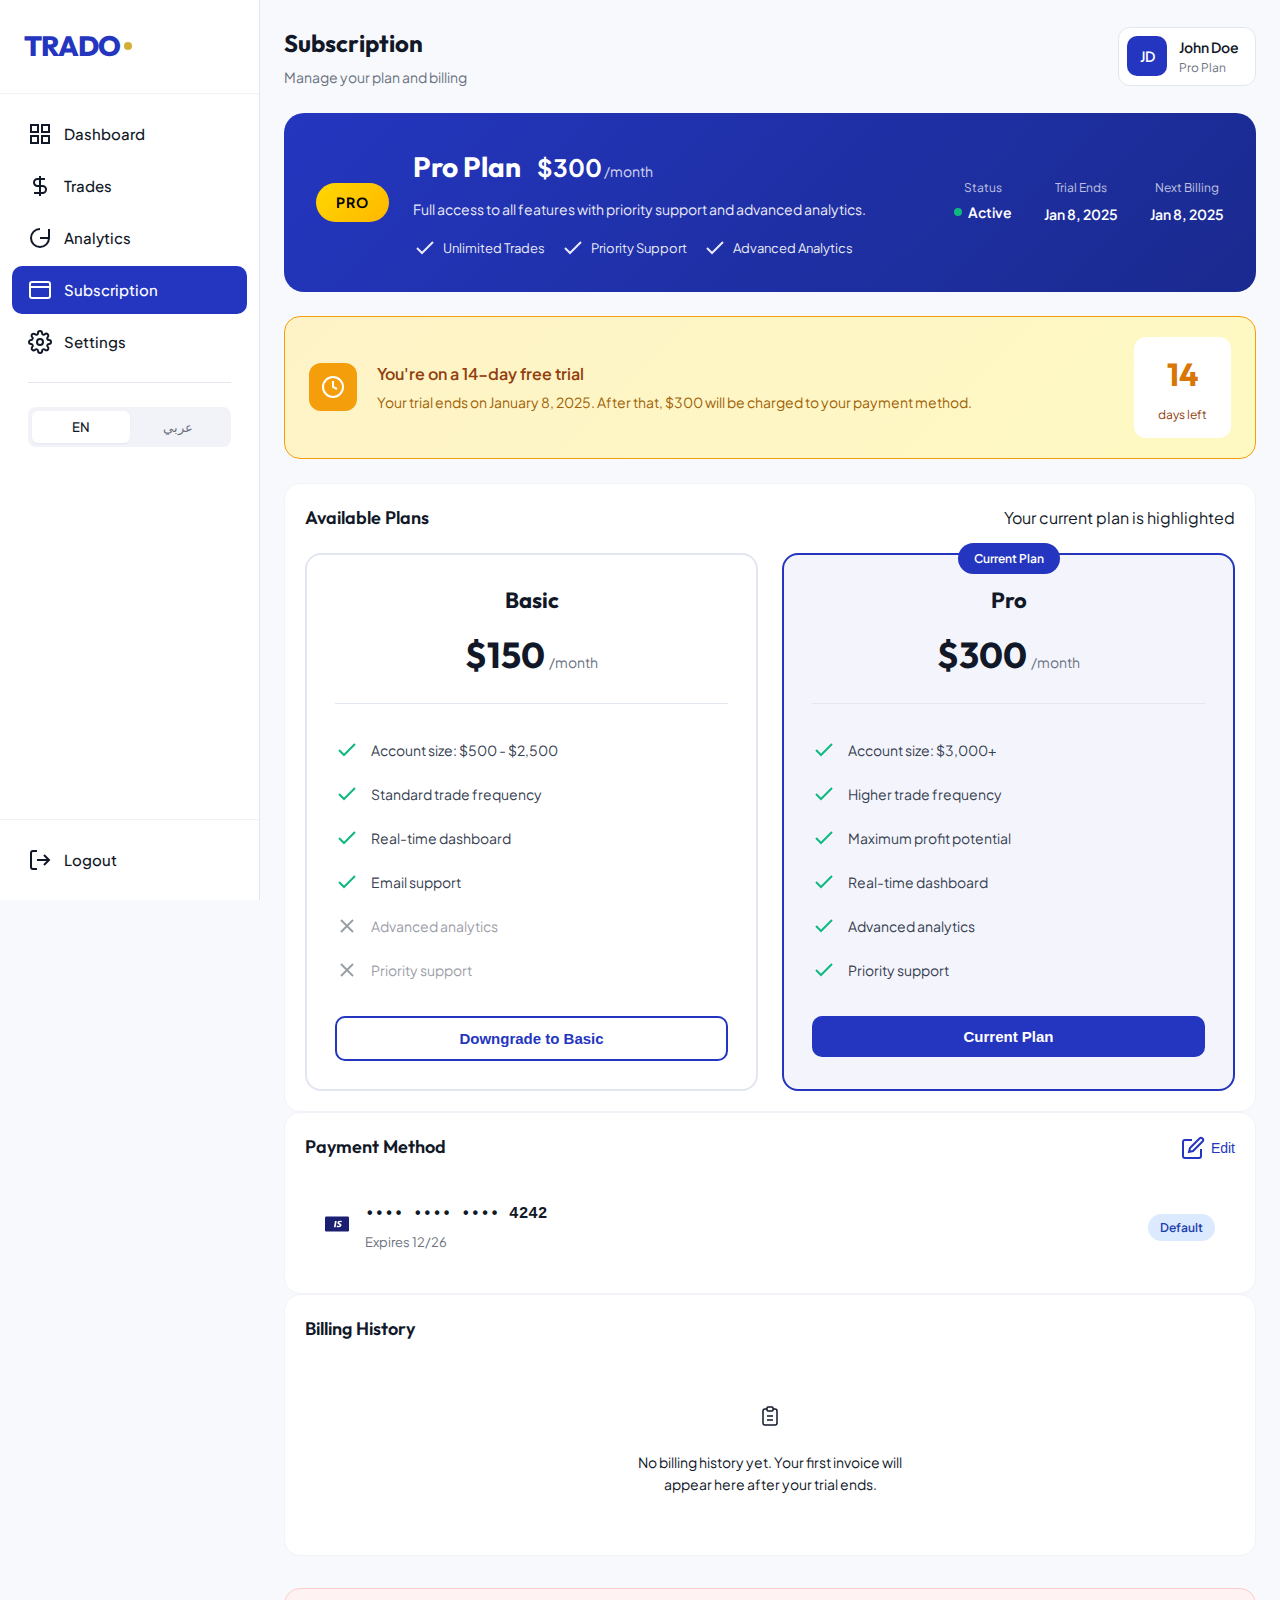
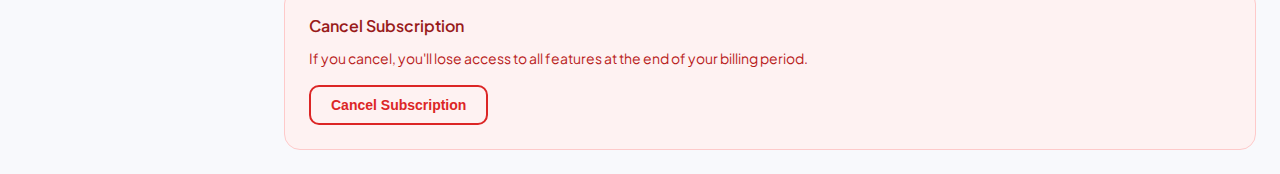
<file: subscription.html>
<!DOCTYPE html>
<html lang="en" dir="ltr">
<head>
    <meta charset="UTF-8">
    <meta name="viewport" content="width=device-width, initial-scale=1.0">
    <title>Subscription - Trado</title>
    <link rel="preconnect" href="https://fonts.googleapis.com">
    <link rel="preconnect" href="https://fonts.gstatic.com" crossorigin>
    <link href="https://fonts.googleapis.com/css2?family=Outfit:wght@300;400;500;600;700;800&family=Plus+Jakarta+Sans:wght@300;400;500;600;700&family=Cairo:wght@300;400;500;600;700;800&display=swap" rel="stylesheet">
    <link rel="stylesheet" href="styles.css">
    <link rel="stylesheet" href="dashboard.css">
</head>
<body class="dashboard-body">

    <aside class="sidebar">
        <div class="sidebar-header">
            <a href="index.html" class="logo">
                <span class="logo-text">TRADO</span>
                <span class="logo-dot"></span>
            </a>
        </div>
        
        <nav class="sidebar-nav">
            <ul>
                <li>
                    <a href="dashboard.html">
                        <svg viewBox="0 0 24 24" fill="none" stroke="currentColor" stroke-width="2">
                            <rect x="3" y="3" width="7" height="7"/>
                            <rect x="14" y="3" width="7" height="7"/>
                            <rect x="14" y="14" width="7" height="7"/>
                            <rect x="3" y="14" width="7" height="7"/>
                        </svg>
                        <span data-en="Dashboard" data-ar="لوحة التحكم">Dashboard</span>
                    </a>
                </li>
                <li>
                    <a href="trades.html">
                        <svg viewBox="0 0 24 24" fill="none" stroke="currentColor" stroke-width="2">
                            <path d="M12 2v20M17 5H9.5a3.5 3.5 0 0 0 0 7h5a3.5 3.5 0 0 1 0 7H6"/>
                        </svg>
                        <span data-en="Trades" data-ar="الصفقات">Trades</span>
                    </a>
                </li>
                <li>
                    <a href="analytics.html">
                        <svg viewBox="0 0 24 24" fill="none" stroke="currentColor" stroke-width="2">
                            <path d="M21 12a9 9 0 1 1-9-9"/>
                            <path d="M21 3v9h-9"/>
                        </svg>
                        <span data-en="Analytics" data-ar="التحليلات">Analytics</span>
                    </a>
                </li>
                <li class="active">
                    <a href="subscription.html">
                        <svg viewBox="0 0 24 24" fill="none" stroke="currentColor" stroke-width="2">
                            <rect x="2" y="4" width="20" height="16" rx="2"/>
                            <path d="M7 15h0M2 9h20"/>
                        </svg>
                        <span data-en="Subscription" data-ar="الاشتراك">Subscription</span>
                    </a>
                </li>
                <li>
                    <a href="settings.html">
                        <svg viewBox="0 0 24 24" fill="none" stroke="currentColor" stroke-width="2">
                            <circle cx="12" cy="12" r="3"/>
                            <path d="M19.4 15a1.65 1.65 0 0 0 .33 1.82l.06.06a2 2 0 0 1 0 2.83 2 2 0 0 1-2.83 0l-.06-.06a1.65 1.65 0 0 0-1.82-.33 1.65 1.65 0 0 0-1 1.51V21a2 2 0 0 1-2 2 2 2 0 0 1-2-2v-.09A1.65 1.65 0 0 0 9 19.4a1.65 1.65 0 0 0-1.82.33l-.06.06a2 2 0 0 1-2.83 0 2 2 0 0 1 0-2.83l.06-.06a1.65 1.65 0 0 0 .33-1.82 1.65 1.65 0 0 0-1.51-1H3a2 2 0 0 1-2-2 2 2 0 0 1 2-2h.09A1.65 1.65 0 0 0 4.6 9a1.65 1.65 0 0 0-.33-1.82l-.06-.06a2 2 0 0 1 0-2.83 2 2 0 0 1 2.83 0l.06.06a1.65 1.65 0 0 0 1.82.33H9a1.65 1.65 0 0 0 1-1.51V3a2 2 0 0 1 2-2 2 2 0 0 1 2 2v.09a1.65 1.65 0 0 0 1 1.51 1.65 1.65 0 0 0 1.82-.33l.06-.06a2 2 0 0 1 2.83 0 2 2 0 0 1 0 2.83l-.06.06a1.65 1.65 0 0 0-.33 1.82V9a1.65 1.65 0 0 0 1.51 1H21a2 2 0 0 1 2 2 2 2 0 0 1-2 2h-.09a1.65 1.65 0 0 0-1.51 1z"/>
                        </svg>
                        <span data-en="Settings" data-ar="الإعدادات">Settings</span>
                    </a>
                </li>
                <li class="nav-divider"></li>
                <li class="lang-nav-item">
                    <div class="sidebar-lang-switcher">
                        <button class="lang-btn active" data-lang="en">EN</button>
                        <button class="lang-btn" data-lang="ar">عربي</button>
                    </div>
                </li>
            </ul>
        </nav>
        
        <div class="sidebar-footer">
            <a href="login.html" class="logout-btn">
                <svg viewBox="0 0 24 24" fill="none" stroke="currentColor" stroke-width="2">
                    <path d="M9 21H5a2 2 0 0 1-2-2V5a2 2 0 0 1 2-2h4"/>
                    <polyline points="16 17 21 12 16 7"/>
                    <line x1="21" y1="12" x2="9" y2="12"/>
                </svg>
                <span data-en="Logout" data-ar="تسجيل الخروج">Logout</span>
            </a>
        </div>
    </aside>

    <main class="main-content">
        <header class="dashboard-header">
            <div class="header-left">
                <button class="mobile-menu-btn">
                    <svg viewBox="0 0 24 24" fill="none" stroke="currentColor" stroke-width="2">
                        <line x1="3" y1="12" x2="21" y2="12"/>
                        <line x1="3" y1="6" x2="21" y2="6"/>
                        <line x1="3" y1="18" x2="21" y2="18"/>
                    </svg>
                </button>
                <div class="greeting">
                    <h1 data-en="Subscription" data-ar="الاشتراك">Subscription</h1>
                    <p data-en="Manage your plan and billing" data-ar="إدارة خطتك والفواتير">Manage your plan and billing</p>
                </div>
            </div>
            <div class="header-right">
                <div class="user-profile">
                    <div class="user-avatar">JD</div>
                    <div class="user-info">
                        <span class="user-name">John Doe</span>
                        <span class="user-plan" data-en="Pro Plan" data-ar="الخطة الاحترافية">Pro Plan</span>
                    </div>
                </div>
            </div>
        </header>

        <!-- Current Plan -->
        <div class="subscription-current">
            <div class="current-plan-card">
                <div class="plan-badge pro">PRO</div>
                <div class="current-plan-info">
                    <div class="current-plan-header">
                        <h2 data-en="Pro Plan" data-ar="الخطة الاحترافية">Pro Plan</h2>
                        <div class="plan-price-tag">
                            <span class="price">$300</span>
                            <span class="period" data-en="/month" data-ar="/شهرياً">/month</span>
                        </div>
                    </div>
                    <p class="plan-description" data-en="Full access to all features with priority support and advanced analytics." data-ar="وصول كامل لجميع الميزات مع دعم أولوية وتحليلات متقدمة.">Full access to all features with priority support and advanced analytics.</p>
                    <div class="plan-features-inline">
                        <span class="feature-tag">
                            <svg viewBox="0 0 24 24" fill="none" stroke="currentColor" stroke-width="2">
                                <polyline points="20 6 9 17 4 12"/>
                            </svg>
                            <span data-en="Unlimited Trades" data-ar="صفقات غير محدودة">Unlimited Trades</span>
                        </span>
                        <span class="feature-tag">
                            <svg viewBox="0 0 24 24" fill="none" stroke="currentColor" stroke-width="2">
                                <polyline points="20 6 9 17 4 12"/>
                            </svg>
                            <span data-en="Priority Support" data-ar="دعم أولوية">Priority Support</span>
                        </span>
                        <span class="feature-tag">
                            <svg viewBox="0 0 24 24" fill="none" stroke="currentColor" stroke-width="2">
                                <polyline points="20 6 9 17 4 12"/>
                            </svg>
                            <span data-en="Advanced Analytics" data-ar="تحليلات متقدمة">Advanced Analytics</span>
                        </span>
                    </div>
                </div>
                <div class="current-plan-status">
                    <div class="status-item">
                        <span class="status-label" data-en="Status" data-ar="الحالة">Status</span>
                        <span class="status-value active">
                            <span class="status-dot"></span>
                            <span data-en="Active" data-ar="نشط">Active</span>
                        </span>
                    </div>
                    <div class="status-item">
                        <span class="status-label" data-en="Trial Ends" data-ar="تنتهي التجربة">Trial Ends</span>
                        <span class="status-value">Jan 8, 2025</span>
                    </div>
                    <div class="status-item">
                        <span class="status-label" data-en="Next Billing" data-ar="الفاتورة التالية">Next Billing</span>
                        <span class="status-value">Jan 8, 2025</span>
                    </div>
                </div>
            </div>
        </div>

        <!-- Trial Banner -->
        <div class="trial-info-banner">
            <div class="trial-icon">
                <svg viewBox="0 0 24 24" fill="none" stroke="currentColor" stroke-width="2">
                    <circle cx="12" cy="12" r="10"/>
                    <polyline points="12 6 12 12 16 14"/>
                </svg>
            </div>
            <div class="trial-content">
                <h4 data-en="You're on a 14-day free trial" data-ar="أنت في تجربة مجانية 14 يوم">You're on a 14-day free trial</h4>
                <p data-en="Your trial ends on January 8, 2025. After that, $300 will be charged to your payment method." data-ar="تنتهي تجربتك في 8 يناير 2025. بعد ذلك، سيتم خصم 300$ من طريقة الدفع.">Your trial ends on January 8, 2025. After that, $300 will be charged to your payment method.</p>
            </div>
            <div class="trial-countdown">
                <span class="countdown-number">14</span>
                <span class="countdown-label" data-en="days left" data-ar="يوم متبقي">days left</span>
            </div>
        </div>

        <!-- Plans Comparison -->
        <div class="card">
            <div class="card-header">
                <h3 data-en="Available Plans" data-ar="الخطط المتاحة">Available Plans</h3>
                <span class="current-badge" data-en="Your current plan is highlighted" data-ar="خطتك الحالية مميزة">Your current plan is highlighted</span>
            </div>
            <div class="plans-comparison">
                <div class="plan-compare-card">
                    <div class="plan-compare-header">
                        <h4>Basic</h4>
                        <div class="plan-compare-price">
                            <span class="price">$150</span>
                            <span class="period" data-en="/month" data-ar="/شهرياً">/month</span>
                        </div>
                    </div>
                    <ul class="plan-compare-features">
                        <li>
                            <svg viewBox="0 0 24 24" fill="none" stroke="currentColor" stroke-width="2"><polyline points="20 6 9 17 4 12"/></svg>
                            <span data-en="Account size: $500 - $2,500" data-ar="حجم الحساب: 500$ - 2,500$">Account size: $500 - $2,500</span>
                        </li>
                        <li>
                            <svg viewBox="0 0 24 24" fill="none" stroke="currentColor" stroke-width="2"><polyline points="20 6 9 17 4 12"/></svg>
                            <span data-en="Standard trade frequency" data-ar="تردد صفقات عادي">Standard trade frequency</span>
                        </li>
                        <li>
                            <svg viewBox="0 0 24 24" fill="none" stroke="currentColor" stroke-width="2"><polyline points="20 6 9 17 4 12"/></svg>
                            <span data-en="Real-time dashboard" data-ar="لوحة تحكم مباشرة">Real-time dashboard</span>
                        </li>
                        <li>
                            <svg viewBox="0 0 24 24" fill="none" stroke="currentColor" stroke-width="2"><polyline points="20 6 9 17 4 12"/></svg>
                            <span data-en="Email support" data-ar="دعم بالبريد">Email support</span>
                        </li>
                        <li class="disabled">
                            <svg viewBox="0 0 24 24" fill="none" stroke="currentColor" stroke-width="2"><line x1="18" y1="6" x2="6" y2="18"/><line x1="6" y1="6" x2="18" y2="18"/></svg>
                            <span data-en="Advanced analytics" data-ar="تحليلات متقدمة">Advanced analytics</span>
                        </li>
                        <li class="disabled">
                            <svg viewBox="0 0 24 24" fill="none" stroke="currentColor" stroke-width="2"><line x1="18" y1="6" x2="6" y2="18"/><line x1="6" y1="6" x2="18" y2="18"/></svg>
                            <span data-en="Priority support" data-ar="دعم أولوية">Priority support</span>
                        </li>
                    </ul>
                    <button class="btn-secondary btn-block" onclick="showDowngradeModal()" data-en="Downgrade to Basic" data-ar="تخفيض إلى الأساسية">Downgrade to Basic</button>
                </div>

                <div class="plan-compare-card current">
                    <div class="current-plan-badge" data-en="Current Plan" data-ar="خطتك الحالية">Current Plan</div>
                    <div class="plan-compare-header">
                        <h4>Pro</h4>
                        <div class="plan-compare-price">
                            <span class="price">$300</span>
                            <span class="period" data-en="/month" data-ar="/شهرياً">/month</span>
                        </div>
                    </div>
                    <ul class="plan-compare-features">
                        <li>
                            <svg viewBox="0 0 24 24" fill="none" stroke="currentColor" stroke-width="2"><polyline points="20 6 9 17 4 12"/></svg>
                            <span data-en="Account size: $3,000+" data-ar="حجم الحساب: 3,000$+">Account size: $3,000+</span>
                        </li>
                        <li>
                            <svg viewBox="0 0 24 24" fill="none" stroke="currentColor" stroke-width="2"><polyline points="20 6 9 17 4 12"/></svg>
                            <span data-en="Higher trade frequency" data-ar="تردد صفقات أعلى">Higher trade frequency</span>
                        </li>
                        <li>
                            <svg viewBox="0 0 24 24" fill="none" stroke="currentColor" stroke-width="2"><polyline points="20 6 9 17 4 12"/></svg>
                            <span data-en="Maximum profit potential" data-ar="أقصى إمكانية ربح">Maximum profit potential</span>
                        </li>
                        <li>
                            <svg viewBox="0 0 24 24" fill="none" stroke="currentColor" stroke-width="2"><polyline points="20 6 9 17 4 12"/></svg>
                            <span data-en="Real-time dashboard" data-ar="لوحة تحكم مباشرة">Real-time dashboard</span>
                        </li>
                        <li>
                            <svg viewBox="0 0 24 24" fill="none" stroke="currentColor" stroke-width="2"><polyline points="20 6 9 17 4 12"/></svg>
                            <span data-en="Advanced analytics" data-ar="تحليلات متقدمة">Advanced analytics</span>
                        </li>
                        <li>
                            <svg viewBox="0 0 24 24" fill="none" stroke="currentColor" stroke-width="2"><polyline points="20 6 9 17 4 12"/></svg>
                            <span data-en="Priority support" data-ar="دعم أولوية">Priority support</span>
                        </li>
                    </ul>
                    <button class="btn-primary btn-block" disabled data-en="Current Plan" data-ar="خطتك الحالية">Current Plan</button>
                </div>
            </div>
        </div>

        <!-- Payment Method -->
        <div class="card">
            <div class="card-header">
                <h3 data-en="Payment Method" data-ar="طريقة الدفع">Payment Method</h3>
                <button class="btn-text">
                    <svg viewBox="0 0 24 24" fill="none" stroke="currentColor" stroke-width="2">
                        <path d="M11 4H4a2 2 0 0 0-2 2v14a2 2 0 0 0 2 2h14a2 2 0 0 0 2-2v-7"/>
                        <path d="M18.5 2.5a2.121 2.121 0 0 1 3 3L12 15l-4 1 1-4 9.5-9.5z"/>
                    </svg>
                    <span data-en="Edit" data-ar="تعديل">Edit</span>
                </button>
            </div>
            <div class="payment-method-display">
                <div class="payment-card">
                    <div class="card-brand">
                        <svg viewBox="0 0 750 471" width="60">
                            <rect width="750" height="471" fill="#1A1F71" rx="40"/>
                            <path fill="#fff" d="M278.198 334.228l33.36-195.763h53.358l-33.384 195.763H278.198zm246.11-191.54c-10.569-3.966-27.135-8.222-47.822-8.222-52.725 0-89.863 26.551-90.18 64.604-.297 28.129 26.514 43.821 46.754 53.185 20.77 9.597 27.752 15.716 27.652 24.283-.133 13.123-16.586 19.116-31.924 19.116-21.355 0-32.701-2.967-50.225-10.274l-6.878-3.111-7.487 43.822c12.463 5.466 35.508 10.199 59.438 10.445 56.09 0 92.502-26.248 92.916-66.884.199-22.27-14.016-39.216-44.801-53.188-18.65-9.056-30.072-15.099-29.951-24.269 0-8.137 9.668-16.838 30.559-16.838 17.447-.271 30.088 3.534 39.936 7.5l4.781 2.259 7.232-42.428"/>
                        </svg>
                    </div>
                    <div class="card-details">
                        <span class="card-number">•••• •••• •••• 4242</span>
                        <span class="card-expiry" data-en="Expires 12/26" data-ar="تنتهي 12/26">Expires 12/26</span>
                    </div>
                    <span class="default-badge" data-en="Default" data-ar="افتراضي">Default</span>
                </div>
            </div>
        </div>

        <!-- Billing History -->
        <div class="card">
            <div class="card-header">
                <h3 data-en="Billing History" data-ar="سجل الفواتير">Billing History</h3>
            </div>
            <div class="billing-empty">
                <svg viewBox="0 0 24 24" fill="none" stroke="currentColor" stroke-width="1.5">
                    <path d="M9 5H7a2 2 0 0 0-2 2v12a2 2 0 0 0 2 2h10a2 2 0 0 0 2-2V7a2 2 0 0 0-2-2h-2"/>
                    <rect x="9" y="3" width="6" height="4" rx="1"/>
                    <path d="M9 12h6"/>
                    <path d="M9 16h6"/>
                </svg>
                <p data-en="No billing history yet. Your first invoice will appear here after your trial ends." data-ar="لا يوجد سجل فواتير بعد. ستظهر أول فاتورة هنا بعد انتهاء التجربة.">No billing history yet. Your first invoice will appear here after your trial ends.</p>
            </div>
        </div>

        <!-- Cancel Subscription -->
        <div class="danger-zone">
            <h4 data-en="Cancel Subscription" data-ar="إلغاء الاشتراك">Cancel Subscription</h4>
            <p data-en="If you cancel, you'll lose access to all features at the end of your billing period." data-ar="إذا ألغيت، ستفقد الوصول لجميع الميزات في نهاية فترة الفوترة.">If you cancel, you'll lose access to all features at the end of your billing period.</p>
            <button class="btn-danger-outline" onclick="showCancelModal()" data-en="Cancel Subscription" data-ar="إلغاء الاشتراك">Cancel Subscription</button>
        </div>
    </main>

    <!-- Downgrade Modal -->
    <div class="modal-overlay" id="downgradeModal">
        <div class="modal-content">
            <div class="modal-icon warning">
                <svg viewBox="0 0 24 24" fill="none" stroke="currentColor" stroke-width="2">
                    <path d="M10.29 3.86L1.82 18a2 2 0 0 0 1.71 3h16.94a2 2 0 0 0 1.71-3L13.71 3.86a2 2 0 0 0-3.42 0z"/>
                    <line x1="12" y1="9" x2="12" y2="13"/>
                    <line x1="12" y1="17" x2="12.01" y2="17"/>
                </svg>
            </div>
            <h3 data-en="Downgrade to Basic?" data-ar="تخفيض إلى الأساسية؟">Downgrade to Basic?</h3>
            <p data-en="You will lose access to advanced analytics and priority support. Your new monthly rate will be $150/month." data-ar="ستفقد الوصول للتحليلات المتقدمة والدعم الأولوي. سيكون سعرك الشهري الجديد 150$/شهر.">You will lose access to advanced analytics and priority support. Your new monthly rate will be $150/month.</p>
            <div class="modal-actions">
                <button class="btn-secondary" onclick="closeModal('downgradeModal')" data-en="Cancel" data-ar="إلغاء">Cancel</button>
                <button class="btn-primary" onclick="confirmDowngrade()" data-en="Confirm Downgrade" data-ar="تأكيد التخفيض">Confirm Downgrade</button>
            </div>
        </div>
    </div>

    <!-- Cancel Modal -->
    <div class="modal-overlay" id="cancelModal">
        <div class="modal-content">
            <div class="modal-icon danger">
                <svg viewBox="0 0 24 24" fill="none" stroke="currentColor" stroke-width="2">
                    <circle cx="12" cy="12" r="10"/>
                    <line x1="15" y1="9" x2="9" y2="15"/>
                    <line x1="9" y1="9" x2="15" y2="15"/>
                </svg>
            </div>
            <h3 data-en="Cancel Subscription?" data-ar="إلغاء الاشتراك؟">Cancel Subscription?</h3>
            <p data-en="Are you sure you want to cancel? You'll lose access to all features at the end of your billing period." data-ar="هل أنت متأكد من الإلغاء؟ ستفقد الوصول لجميع الميزات في نهاية فترة الفوترة.">Are you sure you want to cancel? You'll lose access to all features at the end of your billing period.</p>
            <div class="modal-actions">
                <button class="btn-secondary" onclick="closeModal('cancelModal')" data-en="Keep Subscription" data-ar="إبقاء الاشتراك">Keep Subscription</button>
                <button class="btn-danger" onclick="confirmCancel()" data-en="Yes, Cancel" data-ar="نعم، إلغاء">Yes, Cancel</button>
            </div>
        </div>
    </div>

    <!-- Success Modal -->
    <div class="modal-overlay" id="successModal">
        <div class="modal-content">
            <div class="modal-icon success">
                <svg viewBox="0 0 24 24" fill="none" stroke="currentColor" stroke-width="2">
                    <path d="M22 11.08V12a10 10 0 1 1-5.93-9.14"/>
                    <polyline points="22 4 12 14.01 9 11.01"/>
                </svg>
            </div>
            <h3 id="successTitle">Success!</h3>
            <p id="successMessage">Your request has been processed successfully.</p>
            <div class="modal-actions">
                <button class="btn-primary" onclick="closeModal('successModal')" data-en="Got it" data-ar="حسناً">Got it</button>
            </div>
        </div>
    </div>

    <script src="script.js"></script>
    <script src="dashboard.js"></script>
    <script>
        // Modal Functions
        function showDowngradeModal() {
            document.getElementById('downgradeModal').classList.add('active');
        }
        
        function showCancelModal() {
            document.getElementById('cancelModal').classList.add('active');
        }
        
        function closeModal(modalId) {
            document.getElementById(modalId).classList.remove('active');
        }
        
        function confirmDowngrade() {
            closeModal('downgradeModal');
            document.getElementById('successTitle').textContent = document.documentElement.lang === 'ar' ? 'تم التخفيض!' : 'Downgraded!';
            document.getElementById('successMessage').textContent = document.documentElement.lang === 'ar' 
                ? 'تم تغيير خطتك إلى الأساسية. سيسري التغيير في دورة الفوترة القادمة.'
                : 'Your plan has been changed to Basic. The change will take effect in your next billing cycle.';
            document.getElementById('successModal').classList.add('active');
        }
        
        function confirmCancel() {
            closeModal('cancelModal');
            document.getElementById('successTitle').textContent = document.documentElement.lang === 'ar' ? 'تم الإلغاء' : 'Cancelled';
            document.getElementById('successMessage').textContent = document.documentElement.lang === 'ar' 
                ? 'تم إلغاء اشتراكك. ستحتفظ بالوصول حتى نهاية فترة الفوترة الحالية.'
                : 'Your subscription has been cancelled. You will retain access until the end of your current billing period.';
            document.getElementById('successModal').classList.add('active');
        }
        
        // Close modal when clicking outside
        document.querySelectorAll('.modal-overlay').forEach(modal => {
            modal.addEventListener('click', function(e) {
                if (e.target === this) {
                    this.classList.remove('active');
                }
            });
        });
    </script>
</body>
</html>
</file>
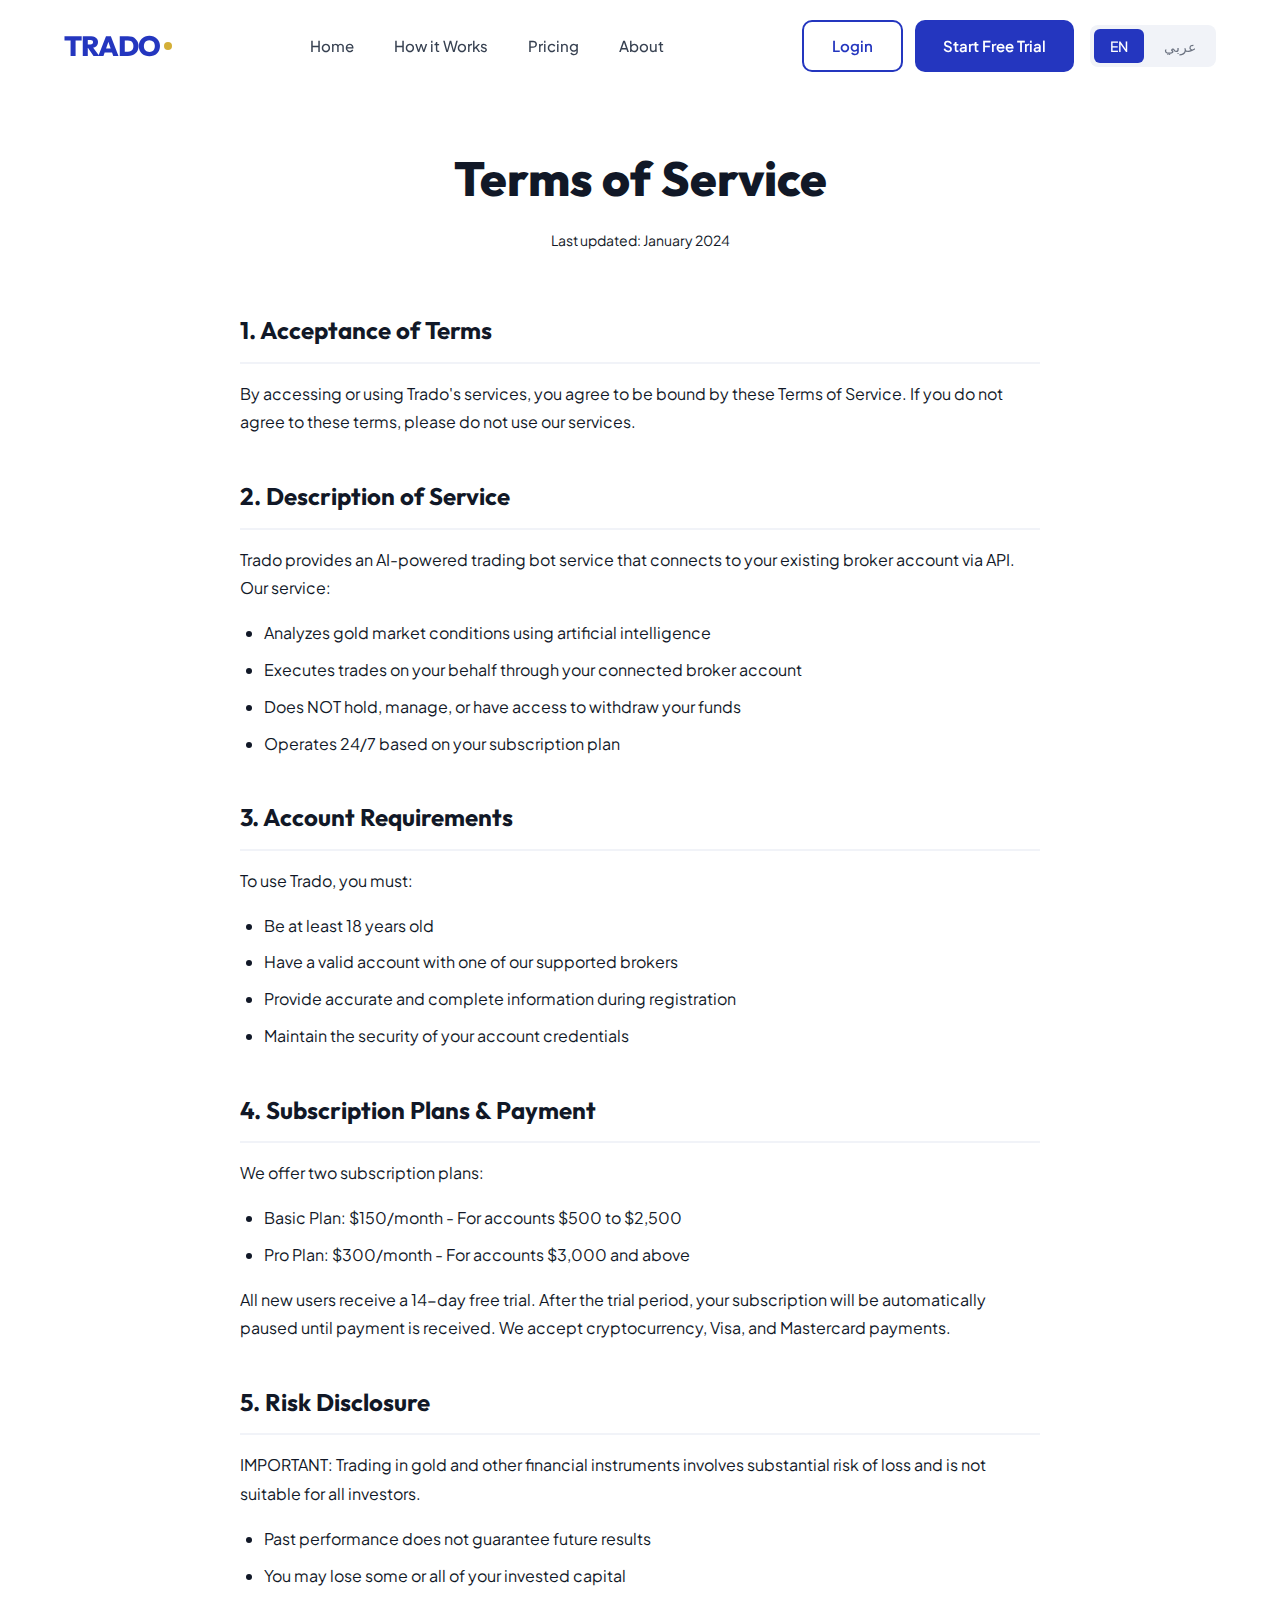
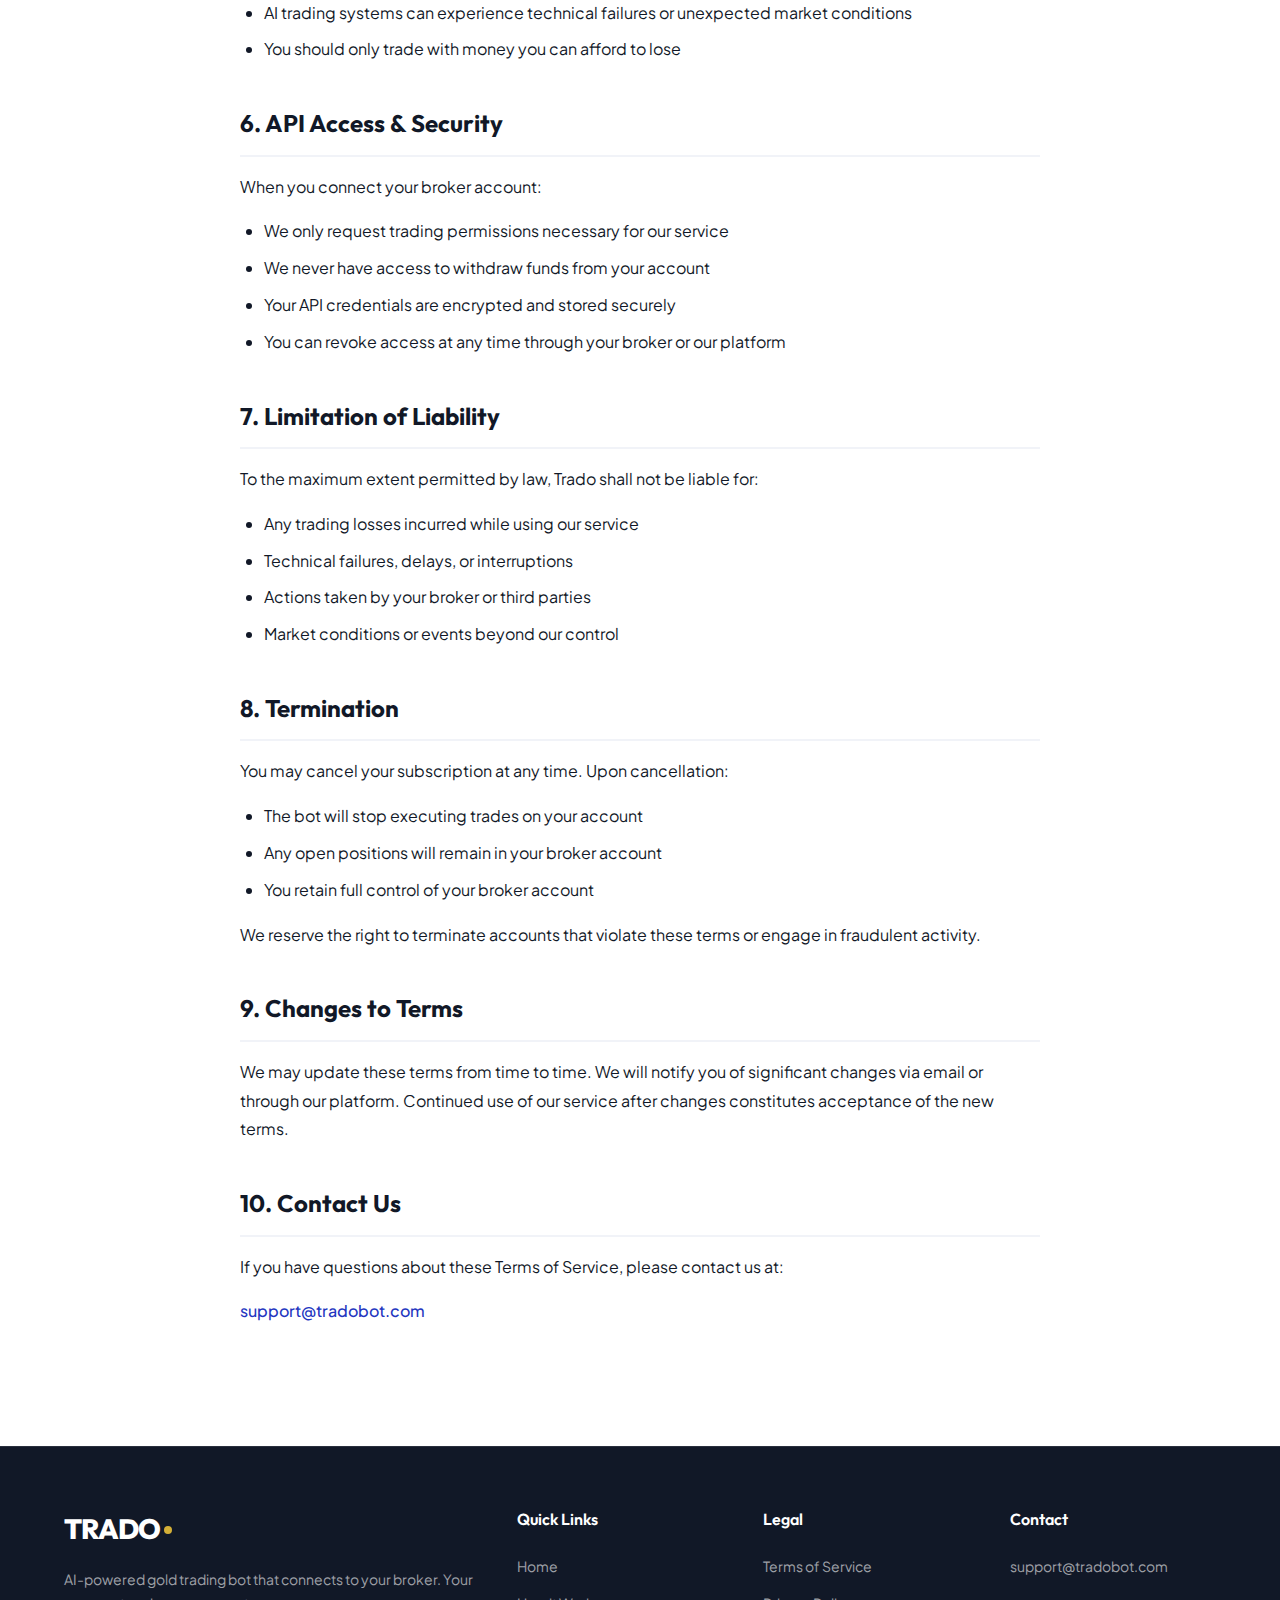
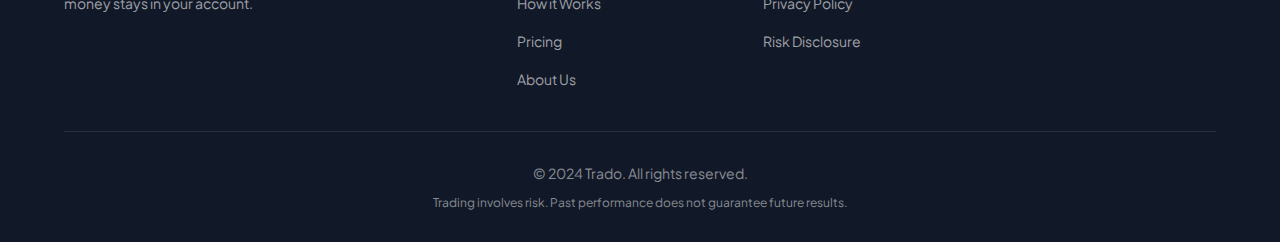
<file: terms.html>
<!DOCTYPE html>
<html lang="en" dir="ltr">
<head>
    <meta charset="UTF-8">
    <meta name="viewport" content="width=device-width, initial-scale=1.0">
    <title>Terms of Service - Trado</title>
    <link rel="preconnect" href="https://fonts.googleapis.com">
    <link rel="preconnect" href="https://fonts.gstatic.com" crossorigin>
    <link href="https://fonts.googleapis.com/css2?family=Outfit:wght@300;400;500;600;700;800&family=Plus+Jakarta+Sans:wght@300;400;500;600;700&family=Cairo:wght@300;400;500;600;700;800&display=swap" rel="stylesheet">
    <link rel="stylesheet" href="styles.css">
    <link rel="stylesheet" href="pages.css">
</head>
<body>
    <!-- Navigation -->
    <nav class="navbar scrolled">
        <div class="nav-container">
            <a href="index.html" class="logo">
                <span class="logo-text">TRADO</span>
                <span class="logo-dot"></span>
            </a>
            <ul class="nav-links">
                <li><a href="index.html" data-en="Home" data-ar="الرئيسية">Home</a></li>
                <li><a href="index.html#how-it-works" data-en="How it Works" data-ar="كيف يعمل">How it Works</a></li>
                <li><a href="index.html#pricing" data-en="Pricing" data-ar="الأسعار">Pricing</a></li>
                <li><a href="about.html" data-en="About" data-ar="من نحن">About</a></li>
            </ul>
            <div class="nav-right">
                <div class="nav-buttons">
                    <a href="login.html" class="btn-secondary" data-en="Login" data-ar="تسجيل الدخول">Login</a>
                    <a href="register.html" class="btn-primary" data-en="Start Free Trial" data-ar="ابدأ تجربة مجانية">Start Free Trial</a>
                </div>
                <div class="lang-switcher">
                    <button class="lang-btn active" data-lang="en">EN</button>
                    <button class="lang-btn" data-lang="ar">عربي</button>
                </div>
            </div>
            <div class="menu-toggle">
                <span></span>
                <span></span>
                <span></span>
            </div>
        </div>
    </nav>

    <!-- Content -->
    <section class="legal-page">
        <div class="container">
            <div class="legal-header">
                <h1 data-en="Terms of Service" data-ar="شروط الخدمة">Terms of Service</h1>
                <p class="last-updated" data-en="Last updated: January 2024" data-ar="آخر تحديث: يناير 2024">Last updated: January 2024</p>
            </div>

            <div class="legal-content">
                <div class="legal-section">
                    <h2 data-en="1. Acceptance of Terms" data-ar="1. قبول الشروط">1. Acceptance of Terms</h2>
                    <p data-en="By accessing or using Trado's services, you agree to be bound by these Terms of Service. If you do not agree to these terms, please do not use our services." data-ar="بالوصول إلى خدمات Trado أو استخدامها، فإنك توافق على الالتزام بشروط الخدمة هذه. إذا كنت لا توافق على هذه الشروط، يرجى عدم استخدام خدماتنا.">By accessing or using Trado's services, you agree to be bound by these Terms of Service. If you do not agree to these terms, please do not use our services.</p>
                </div>

                <div class="legal-section">
                    <h2 data-en="2. Description of Service" data-ar="2. وصف الخدمة">2. Description of Service</h2>
                    <p data-en="Trado provides an AI-powered trading bot service that connects to your existing broker account via API. Our service:" data-ar="يوفر Trado خدمة بوت تداول مدعومة بالذكاء الاصطناعي تتصل بحساب الوسيط الحالي الخاص بك عبر API. خدمتنا:">Trado provides an AI-powered trading bot service that connects to your existing broker account via API. Our service:</p>
                    <ul>
                        <li data-en="Analyzes gold market conditions using artificial intelligence" data-ar="تحلل ظروف سوق الذهب باستخدام الذكاء الاصطناعي">Analyzes gold market conditions using artificial intelligence</li>
                        <li data-en="Executes trades on your behalf through your connected broker account" data-ar="تنفذ الصفقات نيابة عنك من خلال حساب الوسيط المتصل">Executes trades on your behalf through your connected broker account</li>
                        <li data-en="Does NOT hold, manage, or have access to withdraw your funds" data-ar="لا تحتفظ أو تدير أو تملك صلاحية سحب أموالك">Does NOT hold, manage, or have access to withdraw your funds</li>
                        <li data-en="Operates 24/7 based on your subscription plan" data-ar="تعمل على مدار الساعة بناءً على خطة اشتراكك">Operates 24/7 based on your subscription plan</li>
                    </ul>
                </div>

                <div class="legal-section">
                    <h2 data-en="3. Account Requirements" data-ar="3. متطلبات الحساب">3. Account Requirements</h2>
                    <p data-en="To use Trado, you must:" data-ar="لاستخدام Trado، يجب عليك:">To use Trado, you must:</p>
                    <ul>
                        <li data-en="Be at least 18 years old" data-ar="أن تكون 18 عاماً على الأقل">Be at least 18 years old</li>
                        <li data-en="Have a valid account with one of our supported brokers" data-ar="أن يكون لديك حساب صالح مع أحد الوسطاء المدعومين">Have a valid account with one of our supported brokers</li>
                        <li data-en="Provide accurate and complete information during registration" data-ar="تقديم معلومات دقيقة وكاملة أثناء التسجيل">Provide accurate and complete information during registration</li>
                        <li data-en="Maintain the security of your account credentials" data-ar="الحفاظ على أمان بيانات اعتماد حسابك">Maintain the security of your account credentials</li>
                    </ul>
                </div>

                <div class="legal-section">
                    <h2 data-en="4. Subscription Plans & Payment" data-ar="4. خطط الاشتراك والدفع">4. Subscription Plans & Payment</h2>
                    <p data-en="We offer two subscription plans:" data-ar="نقدم خطتي اشتراك:">We offer two subscription plans:</p>
                    <ul>
                        <li data-en="Basic Plan: $150/month - For accounts $500 to $2,500" data-ar="الخطة الأساسية: 150$/شهرياً - للحسابات من 500$ إلى 2,500$">Basic Plan: $150/month - For accounts $500 to $2,500</li>
                        <li data-en="Pro Plan: $300/month - For accounts $3,000 and above" data-ar="الخطة الاحترافية: 300$/شهرياً - للحسابات 3,000$ وأكثر">Pro Plan: $300/month - For accounts $3,000 and above</li>
                    </ul>
                    <p data-en="All new users receive a 14-day free trial. After the trial period, your subscription will be automatically paused until payment is received. We accept cryptocurrency, Visa, and Mastercard payments." data-ar="جميع المستخدمين الجدد يحصلون على 14 يوم تجربة مجانية. بعد فترة التجربة، سيتم إيقاف اشتراكك تلقائياً حتى يتم استلام الدفع. نقبل الدفع بالعملات المشفرة وفيزا وماستركارد.">All new users receive a 14-day free trial. After the trial period, your subscription will be automatically paused until payment is received. We accept cryptocurrency, Visa, and Mastercard payments.</p>
                </div>

                <div class="legal-section">
                    <h2 data-en="5. Risk Disclosure" data-ar="5. إفصاح المخاطر">5. Risk Disclosure</h2>
                    <p data-en="IMPORTANT: Trading in gold and other financial instruments involves substantial risk of loss and is not suitable for all investors." data-ar="مهم: التداول في الذهب والأدوات المالية الأخرى ينطوي على مخاطر كبيرة للخسارة وليس مناسباً لجميع المستثمرين.">IMPORTANT: Trading in gold and other financial instruments involves substantial risk of loss and is not suitable for all investors.</p>
                    <ul>
                        <li data-en="Past performance does not guarantee future results" data-ar="الأداء السابق لا يضمن النتائج المستقبلية">Past performance does not guarantee future results</li>
                        <li data-en="You may lose some or all of your invested capital" data-ar="قد تخسر بعض أو كل رأس مالك المستثمر">You may lose some or all of your invested capital</li>
                        <li data-en="AI trading systems can experience technical failures or unexpected market conditions" data-ar="أنظمة التداول بالذكاء الاصطناعي قد تواجه أعطالاً تقنية أو ظروف سوق غير متوقعة">AI trading systems can experience technical failures or unexpected market conditions</li>
                        <li data-en="You should only trade with money you can afford to lose" data-ar="يجب أن تتداول فقط بأموال يمكنك تحمل خسارتها">You should only trade with money you can afford to lose</li>
                    </ul>
                </div>

                <div class="legal-section">
                    <h2 data-en="6. API Access & Security" data-ar="6. وصول API والأمان">6. API Access & Security</h2>
                    <p data-en="When you connect your broker account:" data-ar="عند ربط حساب الوسيط الخاص بك:">When you connect your broker account:</p>
                    <ul>
                        <li data-en="We only request trading permissions necessary for our service" data-ar="نطلب فقط صلاحيات التداول اللازمة لخدمتنا">We only request trading permissions necessary for our service</li>
                        <li data-en="We never have access to withdraw funds from your account" data-ar="لا نملك أبداً صلاحية سحب الأموال من حسابك">We never have access to withdraw funds from your account</li>
                        <li data-en="Your API credentials are encrypted and stored securely" data-ar="بيانات اعتماد API الخاصة بك مشفرة ومخزنة بشكل آمن">Your API credentials are encrypted and stored securely</li>
                        <li data-en="You can revoke access at any time through your broker or our platform" data-ar="يمكنك إلغاء الوصول في أي وقت من خلال الوسيط أو منصتنا">You can revoke access at any time through your broker or our platform</li>
                    </ul>
                </div>

                <div class="legal-section">
                    <h2 data-en="7. Limitation of Liability" data-ar="7. تحديد المسؤولية">7. Limitation of Liability</h2>
                    <p data-en="To the maximum extent permitted by law, Trado shall not be liable for:" data-ar="إلى أقصى حد يسمح به القانون، لن يكون Trado مسؤولاً عن:">To the maximum extent permitted by law, Trado shall not be liable for:</p>
                    <ul>
                        <li data-en="Any trading losses incurred while using our service" data-ar="أي خسائر تداول تحدث أثناء استخدام خدمتنا">Any trading losses incurred while using our service</li>
                        <li data-en="Technical failures, delays, or interruptions" data-ar="الأعطال التقنية أو التأخيرات أو الانقطاعات">Technical failures, delays, or interruptions</li>
                        <li data-en="Actions taken by your broker or third parties" data-ar="الإجراءات المتخذة من قبل الوسيط أو أطراف ثالثة">Actions taken by your broker or third parties</li>
                        <li data-en="Market conditions or events beyond our control" data-ar="ظروف السوق أو الأحداث الخارجة عن سيطرتنا">Market conditions or events beyond our control</li>
                    </ul>
                </div>

                <div class="legal-section">
                    <h2 data-en="8. Termination" data-ar="8. الإنهاء">8. Termination</h2>
                    <p data-en="You may cancel your subscription at any time. Upon cancellation:" data-ar="يمكنك إلغاء اشتراكك في أي وقت. عند الإلغاء:">You may cancel your subscription at any time. Upon cancellation:</p>
                    <ul>
                        <li data-en="The bot will stop executing trades on your account" data-ar="سيتوقف البوت عن تنفيذ الصفقات على حسابك">The bot will stop executing trades on your account</li>
                        <li data-en="Any open positions will remain in your broker account" data-ar="أي صفقات مفتوحة ستبقى في حساب الوسيط">Any open positions will remain in your broker account</li>
                        <li data-en="You retain full control of your broker account" data-ar="تحتفظ بالسيطرة الكاملة على حساب الوسيط">You retain full control of your broker account</li>
                    </ul>
                    <p data-en="We reserve the right to terminate accounts that violate these terms or engage in fraudulent activity." data-ar="نحتفظ بالحق في إنهاء الحسابات التي تنتهك هذه الشروط أو تشارك في نشاط احتيالي.">We reserve the right to terminate accounts that violate these terms or engage in fraudulent activity.</p>
                </div>

                <div class="legal-section">
                    <h2 data-en="9. Changes to Terms" data-ar="9. تغييرات الشروط">9. Changes to Terms</h2>
                    <p data-en="We may update these terms from time to time. We will notify you of significant changes via email or through our platform. Continued use of our service after changes constitutes acceptance of the new terms." data-ar="قد نحدث هذه الشروط من وقت لآخر. سنخطرك بالتغييرات المهمة عبر البريد الإلكتروني أو من خلال منصتنا. الاستمرار في استخدام خدمتنا بعد التغييرات يشكل قبولاً للشروط الجديدة.">We may update these terms from time to time. We will notify you of significant changes via email or through our platform. Continued use of our service after changes constitutes acceptance of the new terms.</p>
                </div>

                <div class="legal-section">
                    <h2 data-en="10. Contact Us" data-ar="10. تواصل معنا">10. Contact Us</h2>
                    <p data-en="If you have questions about these Terms of Service, please contact us at:" data-ar="إذا كان لديك أسئلة حول شروط الخدمة هذه، يرجى التواصل معنا على:">If you have questions about these Terms of Service, please contact us at:</p>
                    <p><a href="mailto:support@tradobot.com">support@tradobot.com</a></p>
                </div>
            </div>
        </div>
    </section>

    <!-- Footer -->
    <footer class="footer">
        <div class="container">
            <div class="footer-grid">
                <div class="footer-brand">
                    <a href="index.html" class="logo">
                        <span class="logo-text">TRADO</span>
                        <span class="logo-dot"></span>
                    </a>
                    <p data-en="AI-powered gold trading bot that connects to your broker. Your money stays in your account." data-ar="بوت تداول ذهب مدعوم بالذكاء الاصطناعي يتصل بوسيطك. أموالك تبقى في حسابك.">AI-powered gold trading bot that connects to your broker. Your money stays in your account.</p>
                </div>
                <div class="footer-links">
                    <h4 data-en="Quick Links" data-ar="روابط سريعة">Quick Links</h4>
                    <ul>
                        <li><a href="index.html" data-en="Home" data-ar="الرئيسية">Home</a></li>
                        <li><a href="index.html#how-it-works" data-en="How it Works" data-ar="كيف يعمل">How it Works</a></li>
                        <li><a href="index.html#pricing" data-en="Pricing" data-ar="الأسعار">Pricing</a></li>
                        <li><a href="about.html" data-en="About Us" data-ar="من نحن">About Us</a></li>
                    </ul>
                </div>
                <div class="footer-links">
                    <h4 data-en="Legal" data-ar="قانوني">Legal</h4>
                    <ul>
                        <li><a href="terms.html" data-en="Terms of Service" data-ar="شروط الخدمة">Terms of Service</a></li>
                        <li><a href="privacy.html" data-en="Privacy Policy" data-ar="سياسة الخصوصية">Privacy Policy</a></li>
                        <li><a href="risk.html" data-en="Risk Disclosure" data-ar="إفصاح المخاطر">Risk Disclosure</a></li>
                    </ul>
                </div>
                <div class="footer-links">
                    <h4 data-en="Contact" data-ar="تواصل">Contact</h4>
                    <ul>
                        <li><a href="mailto:support@tradobot.com">support@tradobot.com</a></li>
                    </ul>
                </div>
            </div>
            <div class="footer-bottom">
                <p data-en="© 2024 Trado. All rights reserved." data-ar="© 2024 Trado. جميع الحقوق محفوظة.">© 2024 Trado. All rights reserved.</p>
                <p class="disclaimer" data-en="Trading involves risk. Past performance does not guarantee future results." data-ar="التداول ينطوي على مخاطر. الأداء السابق لا يضمن النتائج المستقبلية.">Trading involves risk. Past performance does not guarantee future results.</p>
            </div>
        </div>
    </footer>

    <!-- Mobile Menu -->
    <div class="mobile-menu">
        <ul class="mobile-nav-links">
            <li><a href="index.html" data-en="Home" data-ar="الرئيسية">Home</a></li>
            <li><a href="index.html#how-it-works" data-en="How it Works" data-ar="كيف يعمل">How it Works</a></li>
            <li><a href="index.html#pricing" data-en="Pricing" data-ar="الأسعار">Pricing</a></li>
            <li><a href="about.html" data-en="About" data-ar="من نحن">About</a></li>
        </ul>
        <div class="mobile-nav-buttons">
            <a href="login.html" class="btn-secondary" data-en="Login" data-ar="تسجيل الدخول">Login</a>
            <a href="register.html" class="btn-primary" data-en="Start Free Trial" data-ar="ابدأ تجربة مجانية">Start Free Trial</a>
        </div>
        <div class="mobile-lang-switcher">
            <button class="lang-btn active" data-lang="en">EN</button>
            <button class="lang-btn" data-lang="ar">عربي</button>
        </div>
    </div>

    <script src="script.js"></script>
</body>
</html>
</file>
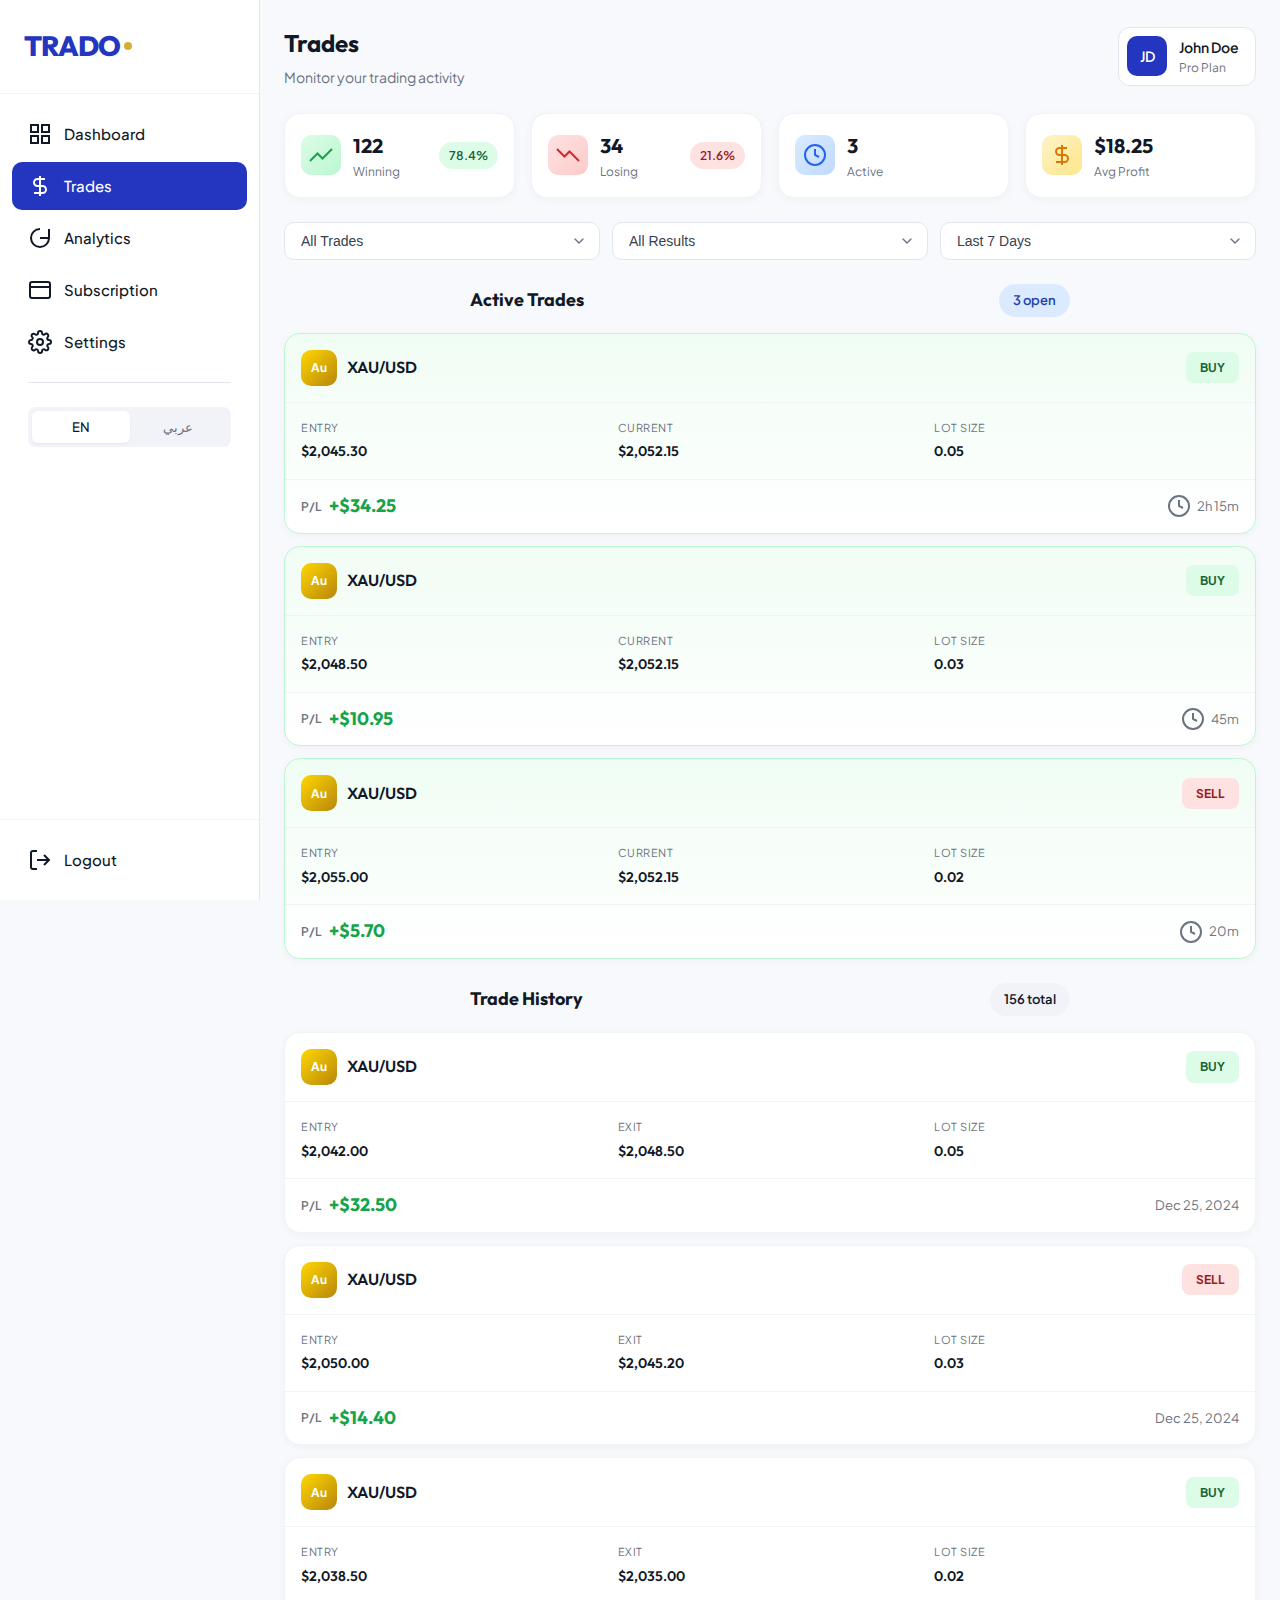
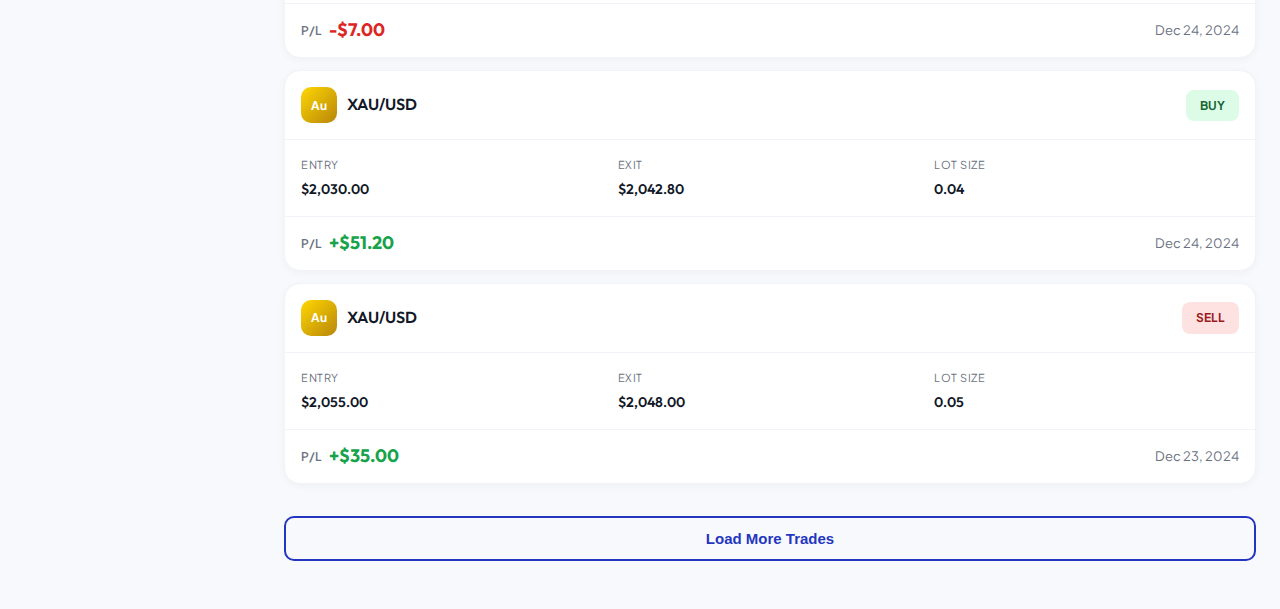
<file: trades.html>
<!DOCTYPE html>
<html lang="en" dir="ltr">
<head>
    <meta charset="UTF-8">
    <meta name="viewport" content="width=device-width, initial-scale=1.0">
    <title>Trades - Trado</title>
    <link rel="preconnect" href="https://fonts.googleapis.com">
    <link rel="preconnect" href="https://fonts.gstatic.com" crossorigin>
    <link href="https://fonts.googleapis.com/css2?family=Outfit:wght@300;400;500;600;700;800&family=Plus+Jakarta+Sans:wght@300;400;500;600;700&family=Cairo:wght@300;400;500;600;700;800&display=swap" rel="stylesheet">
    <link rel="stylesheet" href="styles.css">
    <link rel="stylesheet" href="dashboard.css">
    <link rel="stylesheet" href="trades.css">
</head>
<body class="dashboard-body">

    <aside class="sidebar">
        <div class="sidebar-header">
            <a href="index.html" class="logo">
                <span class="logo-text">TRADO</span>
                <span class="logo-dot"></span>
            </a>
        </div>
        
        <nav class="sidebar-nav">
            <ul>
                <li>
                    <a href="dashboard.html">
                        <svg viewBox="0 0 24 24" fill="none" stroke="currentColor" stroke-width="2">
                            <rect x="3" y="3" width="7" height="7"/>
                            <rect x="14" y="3" width="7" height="7"/>
                            <rect x="14" y="14" width="7" height="7"/>
                            <rect x="3" y="14" width="7" height="7"/>
                        </svg>
                        <span data-en="Dashboard" data-ar="لوحة التحكم">Dashboard</span>
                    </a>
                </li>
                <li class="active">
                    <a href="trades.html">
                        <svg viewBox="0 0 24 24" fill="none" stroke="currentColor" stroke-width="2">
                            <path d="M12 2v20M17 5H9.5a3.5 3.5 0 0 0 0 7h5a3.5 3.5 0 0 1 0 7H6"/>
                        </svg>
                        <span data-en="Trades" data-ar="الصفقات">Trades</span>
                    </a>
                </li>
                <li>
                    <a href="analytics.html">
                        <svg viewBox="0 0 24 24" fill="none" stroke="currentColor" stroke-width="2">
                            <path d="M21 12a9 9 0 1 1-9-9"/>
                            <path d="M21 3v9h-9"/>
                        </svg>
                        <span data-en="Analytics" data-ar="التحليلات">Analytics</span>
                    </a>
                </li>
                <li>
                    <a href="subscription.html">
                        <svg viewBox="0 0 24 24" fill="none" stroke="currentColor" stroke-width="2">
                            <rect x="2" y="4" width="20" height="16" rx="2"/>
                            <path d="M7 15h0M2 9h20"/>
                        </svg>
                        <span data-en="Subscription" data-ar="الاشتراك">Subscription</span>
                    </a>
                </li>
                <li>
                    <a href="settings.html">
                        <svg viewBox="0 0 24 24" fill="none" stroke="currentColor" stroke-width="2">
                            <circle cx="12" cy="12" r="3"/>
                            <path d="M19.4 15a1.65 1.65 0 0 0 .33 1.82l.06.06a2 2 0 0 1 0 2.83 2 2 0 0 1-2.83 0l-.06-.06a1.65 1.65 0 0 0-1.82-.33 1.65 1.65 0 0 0-1 1.51V21a2 2 0 0 1-2 2 2 2 0 0 1-2-2v-.09A1.65 1.65 0 0 0 9 19.4a1.65 1.65 0 0 0-1.82.33l-.06.06a2 2 0 0 1-2.83 0 2 2 0 0 1 0-2.83l.06-.06a1.65 1.65 0 0 0 .33-1.82 1.65 1.65 0 0 0-1.51-1H3a2 2 0 0 1-2-2 2 2 0 0 1 2-2h.09A1.65 1.65 0 0 0 4.6 9a1.65 1.65 0 0 0-.33-1.82l-.06-.06a2 2 0 0 1 0-2.83 2 2 0 0 1 2.83 0l.06.06a1.65 1.65 0 0 0 1.82.33H9a1.65 1.65 0 0 0 1-1.51V3a2 2 0 0 1 2-2 2 2 0 0 1 2 2v.09a1.65 1.65 0 0 0 1 1.51 1.65 1.65 0 0 0 1.82-.33l.06-.06a2 2 0 0 1 2.83 0 2 2 0 0 1 0 2.83l-.06.06a1.65 1.65 0 0 0-.33 1.82V9a1.65 1.65 0 0 0 1.51 1H21a2 2 0 0 1 2 2 2 2 0 0 1-2 2h-.09a1.65 1.65 0 0 0-1.51 1z"/>
                        </svg>
                        <span data-en="Settings" data-ar="الإعدادات">Settings</span>
                    </a>
                </li>
                <li class="nav-divider"></li>
                <li class="lang-nav-item">
                    <div class="sidebar-lang-switcher">
                        <button class="lang-btn active" data-lang="en">EN</button>
                        <button class="lang-btn" data-lang="ar">عربي</button>
                    </div>
                </li>
            </ul>
        </nav>
        
        <div class="sidebar-footer">
            <a href="login.html" class="logout-btn">
                <svg viewBox="0 0 24 24" fill="none" stroke="currentColor" stroke-width="2">
                    <path d="M9 21H5a2 2 0 0 1-2-2V5a2 2 0 0 1 2-2h4"/>
                    <polyline points="16 17 21 12 16 7"/>
                    <line x1="21" y1="12" x2="9" y2="12"/>
                </svg>
                <span data-en="Logout" data-ar="تسجيل الخروج">Logout</span>
            </a>
        </div>
    </aside>

    <main class="main-content">
        <header class="dashboard-header">
            <div class="header-left">
                <button class="mobile-menu-btn">
                    <svg viewBox="0 0 24 24" fill="none" stroke="currentColor" stroke-width="2">
                        <line x1="3" y1="12" x2="21" y2="12"/>
                        <line x1="3" y1="6" x2="21" y2="6"/>
                        <line x1="3" y1="18" x2="21" y2="18"/>
                    </svg>
                </button>
                <div class="greeting">
                    <h1 data-en="Trades" data-ar="الصفقات">Trades</h1>
                    <p data-en="Monitor your trading activity" data-ar="راقب نشاط تداولك">Monitor your trading activity</p>
                </div>
            </div>
            <div class="header-right">
                <div class="user-profile">
                    <div class="user-avatar">JD</div>
                    <div class="user-info">
                        <span class="user-name">John Doe</span>
                        <span class="user-plan" data-en="Pro Plan" data-ar="الخطة الاحترافية">Pro Plan</span>
                    </div>
                </div>
            </div>
        </header>

        <!-- Stats Cards -->
        <div class="stats-row-4">
            <div class="mini-stat-card green">
                <div class="mini-stat-icon">
                    <svg viewBox="0 0 24 24" fill="none" stroke="currentColor" stroke-width="2">
                        <polyline points="23 6 13.5 15.5 8.5 10.5 1 18"/>
                    </svg>
                </div>
                <div class="mini-stat-info">
                    <span class="mini-stat-value">122</span>
                    <span class="mini-stat-label" data-en="Winning" data-ar="رابحة">Winning</span>
                </div>
                <span class="mini-stat-badge green">78.4%</span>
            </div>
            <div class="mini-stat-card red">
                <div class="mini-stat-icon">
                    <svg viewBox="0 0 24 24" fill="none" stroke="currentColor" stroke-width="2">
                        <polyline points="23 18 13.5 8.5 8.5 13.5 1 6"/>
                    </svg>
                </div>
                <div class="mini-stat-info">
                    <span class="mini-stat-value">34</span>
                    <span class="mini-stat-label" data-en="Losing" data-ar="خاسرة">Losing</span>
                </div>
                <span class="mini-stat-badge red">21.6%</span>
            </div>
            <div class="mini-stat-card blue">
                <div class="mini-stat-icon">
                    <svg viewBox="0 0 24 24" fill="none" stroke="currentColor" stroke-width="2">
                        <circle cx="12" cy="12" r="10"/>
                        <polyline points="12 6 12 12 16 14"/>
                    </svg>
                </div>
                <div class="mini-stat-info">
                    <span class="mini-stat-value">3</span>
                    <span class="mini-stat-label" data-en="Active" data-ar="نشطة">Active</span>
                </div>
            </div>
            <div class="mini-stat-card gold">
                <div class="mini-stat-icon">
                    <svg viewBox="0 0 24 24" fill="none" stroke="currentColor" stroke-width="2">
                        <path d="M12 2v20M17 5H9.5a3.5 3.5 0 0 0 0 7h5a3.5 3.5 0 0 1 0 7H6"/>
                    </svg>
                </div>
                <div class="mini-stat-info">
                    <span class="mini-stat-value">$18.25</span>
                    <span class="mini-stat-label" data-en="Avg Profit" data-ar="متوسط الربح">Avg Profit</span>
                </div>
            </div>
        </div>

        <!-- Filters -->
        <div class="filters-bar">
            <select class="filter-select">
                <option data-en="All Trades" data-ar="كل الصفقات">All Trades</option>
                <option data-en="Active" data-ar="نشطة">Active</option>
                <option data-en="Closed" data-ar="مغلقة">Closed</option>
            </select>
            <select class="filter-select">
                <option data-en="All Results" data-ar="كل النتائج">All Results</option>
                <option data-en="Profit" data-ar="ربح">Profit</option>
                <option data-en="Loss" data-ar="خسارة">Loss</option>
            </select>
            <select class="filter-select">
                <option data-en="Last 7 Days" data-ar="آخر 7 أيام">Last 7 Days</option>
                <option data-en="Last 30 Days" data-ar="آخر 30 يوم">Last 30 Days</option>
                <option data-en="All Time" data-ar="كل الوقت">All Time</option>
            </select>
        </div>

        <!-- Active Trades Section -->
        <div class="section-header">
            <h2 data-en="Active Trades" data-ar="الصفقات النشطة">Active Trades</h2>
            <span class="section-badge blue">3 <span data-en="open" data-ar="مفتوحة">open</span></span>
        </div>

        <div class="trades-list">
            <div class="trade-card active">
                <div class="trade-card-header">
                    <div class="trade-asset">
                        <span class="asset-icon-sm">Au</span>
                        <span class="asset-name">XAU/USD</span>
                    </div>
                    <span class="trade-type-badge buy">BUY</span>
                </div>
                <div class="trade-card-body">
                    <div class="trade-row">
                        <span class="trade-label" data-en="Entry" data-ar="الدخول">Entry</span>
                        <span class="trade-value">$2,045.30</span>
                    </div>
                    <div class="trade-row">
                        <span class="trade-label" data-en="Current" data-ar="الحالي">Current</span>
                        <span class="trade-value">$2,052.15</span>
                    </div>
                    <div class="trade-row">
                        <span class="trade-label" data-en="Lot Size" data-ar="الحجم">Lot Size</span>
                        <span class="trade-value">0.05</span>
                    </div>
                </div>
                <div class="trade-card-footer">
                    <div class="trade-pnl profit">
                        <span class="pnl-label" data-en="P/L" data-ar="الربح">P/L</span>
                        <span class="pnl-value">+$34.25</span>
                    </div>
                    <div class="trade-duration">
                        <svg viewBox="0 0 24 24" fill="none" stroke="currentColor" stroke-width="2">
                            <circle cx="12" cy="12" r="10"/>
                            <polyline points="12 6 12 12 16 14"/>
                        </svg>
                        <span>2h 15m</span>
                    </div>
                </div>
            </div>

            <div class="trade-card active">
                <div class="trade-card-header">
                    <div class="trade-asset">
                        <span class="asset-icon-sm">Au</span>
                        <span class="asset-name">XAU/USD</span>
                    </div>
                    <span class="trade-type-badge buy">BUY</span>
                </div>
                <div class="trade-card-body">
                    <div class="trade-row">
                        <span class="trade-label" data-en="Entry" data-ar="الدخول">Entry</span>
                        <span class="trade-value">$2,048.50</span>
                    </div>
                    <div class="trade-row">
                        <span class="trade-label" data-en="Current" data-ar="الحالي">Current</span>
                        <span class="trade-value">$2,052.15</span>
                    </div>
                    <div class="trade-row">
                        <span class="trade-label" data-en="Lot Size" data-ar="الحجم">Lot Size</span>
                        <span class="trade-value">0.03</span>
                    </div>
                </div>
                <div class="trade-card-footer">
                    <div class="trade-pnl profit">
                        <span class="pnl-label" data-en="P/L" data-ar="الربح">P/L</span>
                        <span class="pnl-value">+$10.95</span>
                    </div>
                    <div class="trade-duration">
                        <svg viewBox="0 0 24 24" fill="none" stroke="currentColor" stroke-width="2">
                            <circle cx="12" cy="12" r="10"/>
                            <polyline points="12 6 12 12 16 14"/>
                        </svg>
                        <span>45m</span>
                    </div>
                </div>
            </div>

            <div class="trade-card active">
                <div class="trade-card-header">
                    <div class="trade-asset">
                        <span class="asset-icon-sm">Au</span>
                        <span class="asset-name">XAU/USD</span>
                    </div>
                    <span class="trade-type-badge sell">SELL</span>
                </div>
                <div class="trade-card-body">
                    <div class="trade-row">
                        <span class="trade-label" data-en="Entry" data-ar="الدخول">Entry</span>
                        <span class="trade-value">$2,055.00</span>
                    </div>
                    <div class="trade-row">
                        <span class="trade-label" data-en="Current" data-ar="الحالي">Current</span>
                        <span class="trade-value">$2,052.15</span>
                    </div>
                    <div class="trade-row">
                        <span class="trade-label" data-en="Lot Size" data-ar="الحجم">Lot Size</span>
                        <span class="trade-value">0.02</span>
                    </div>
                </div>
                <div class="trade-card-footer">
                    <div class="trade-pnl profit">
                        <span class="pnl-label" data-en="P/L" data-ar="الربح">P/L</span>
                        <span class="pnl-value">+$5.70</span>
                    </div>
                    <div class="trade-duration">
                        <svg viewBox="0 0 24 24" fill="none" stroke="currentColor" stroke-width="2">
                            <circle cx="12" cy="12" r="10"/>
                            <polyline points="12 6 12 12 16 14"/>
                        </svg>
                        <span>20m</span>
                    </div>
                </div>
            </div>
        </div>

        <!-- Trade History Section -->
        <div class="section-header">
            <h2 data-en="Trade History" data-ar="سجل الصفقات">Trade History</h2>
            <span class="section-badge gray">156 <span data-en="total" data-ar="إجمالي">total</span></span>
        </div>

        <div class="trades-list">
            <div class="trade-card closed">
                <div class="trade-card-header">
                    <div class="trade-asset">
                        <span class="asset-icon-sm">Au</span>
                        <span class="asset-name">XAU/USD</span>
                    </div>
                    <span class="trade-type-badge buy">BUY</span>
                </div>
                <div class="trade-card-body">
                    <div class="trade-row">
                        <span class="trade-label" data-en="Entry" data-ar="الدخول">Entry</span>
                        <span class="trade-value">$2,042.00</span>
                    </div>
                    <div class="trade-row">
                        <span class="trade-label" data-en="Exit" data-ar="الخروج">Exit</span>
                        <span class="trade-value">$2,048.50</span>
                    </div>
                    <div class="trade-row">
                        <span class="trade-label" data-en="Lot Size" data-ar="الحجم">Lot Size</span>
                        <span class="trade-value">0.05</span>
                    </div>
                </div>
                <div class="trade-card-footer">
                    <div class="trade-pnl profit">
                        <span class="pnl-label" data-en="P/L" data-ar="الربح">P/L</span>
                        <span class="pnl-value">+$32.50</span>
                    </div>
                    <div class="trade-date">
                        <span>Dec 25, 2024</span>
                    </div>
                </div>
            </div>

            <div class="trade-card closed">
                <div class="trade-card-header">
                    <div class="trade-asset">
                        <span class="asset-icon-sm">Au</span>
                        <span class="asset-name">XAU/USD</span>
                    </div>
                    <span class="trade-type-badge sell">SELL</span>
                </div>
                <div class="trade-card-body">
                    <div class="trade-row">
                        <span class="trade-label" data-en="Entry" data-ar="الدخول">Entry</span>
                        <span class="trade-value">$2,050.00</span>
                    </div>
                    <div class="trade-row">
                        <span class="trade-label" data-en="Exit" data-ar="الخروج">Exit</span>
                        <span class="trade-value">$2,045.20</span>
                    </div>
                    <div class="trade-row">
                        <span class="trade-label" data-en="Lot Size" data-ar="الحجم">Lot Size</span>
                        <span class="trade-value">0.03</span>
                    </div>
                </div>
                <div class="trade-card-footer">
                    <div class="trade-pnl profit">
                        <span class="pnl-label" data-en="P/L" data-ar="الربح">P/L</span>
                        <span class="pnl-value">+$14.40</span>
                    </div>
                    <div class="trade-date">
                        <span>Dec 25, 2024</span>
                    </div>
                </div>
            </div>

            <div class="trade-card closed">
                <div class="trade-card-header">
                    <div class="trade-asset">
                        <span class="asset-icon-sm">Au</span>
                        <span class="asset-name">XAU/USD</span>
                    </div>
                    <span class="trade-type-badge buy">BUY</span>
                </div>
                <div class="trade-card-body">
                    <div class="trade-row">
                        <span class="trade-label" data-en="Entry" data-ar="الدخول">Entry</span>
                        <span class="trade-value">$2,038.50</span>
                    </div>
                    <div class="trade-row">
                        <span class="trade-label" data-en="Exit" data-ar="الخروج">Exit</span>
                        <span class="trade-value">$2,035.00</span>
                    </div>
                    <div class="trade-row">
                        <span class="trade-label" data-en="Lot Size" data-ar="الحجم">Lot Size</span>
                        <span class="trade-value">0.02</span>
                    </div>
                </div>
                <div class="trade-card-footer">
                    <div class="trade-pnl loss">
                        <span class="pnl-label" data-en="P/L" data-ar="الخسارة">P/L</span>
                        <span class="pnl-value">-$7.00</span>
                    </div>
                    <div class="trade-date">
                        <span>Dec 24, 2024</span>
                    </div>
                </div>
            </div>

            <div class="trade-card closed">
                <div class="trade-card-header">
                    <div class="trade-asset">
                        <span class="asset-icon-sm">Au</span>
                        <span class="asset-name">XAU/USD</span>
                    </div>
                    <span class="trade-type-badge buy">BUY</span>
                </div>
                <div class="trade-card-body">
                    <div class="trade-row">
                        <span class="trade-label" data-en="Entry" data-ar="الدخول">Entry</span>
                        <span class="trade-value">$2,030.00</span>
                    </div>
                    <div class="trade-row">
                        <span class="trade-label" data-en="Exit" data-ar="الخروج">Exit</span>
                        <span class="trade-value">$2,042.80</span>
                    </div>
                    <div class="trade-row">
                        <span class="trade-label" data-en="Lot Size" data-ar="الحجم">Lot Size</span>
                        <span class="trade-value">0.04</span>
                    </div>
                </div>
                <div class="trade-card-footer">
                    <div class="trade-pnl profit">
                        <span class="pnl-label" data-en="P/L" data-ar="الربح">P/L</span>
                        <span class="pnl-value">+$51.20</span>
                    </div>
                    <div class="trade-date">
                        <span>Dec 24, 2024</span>
                    </div>
                </div>
            </div>

            <div class="trade-card closed">
                <div class="trade-card-header">
                    <div class="trade-asset">
                        <span class="asset-icon-sm">Au</span>
                        <span class="asset-name">XAU/USD</span>
                    </div>
                    <span class="trade-type-badge sell">SELL</span>
                </div>
                <div class="trade-card-body">
                    <div class="trade-row">
                        <span class="trade-label" data-en="Entry" data-ar="الدخول">Entry</span>
                        <span class="trade-value">$2,055.00</span>
                    </div>
                    <div class="trade-row">
                        <span class="trade-label" data-en="Exit" data-ar="الخروج">Exit</span>
                        <span class="trade-value">$2,048.00</span>
                    </div>
                    <div class="trade-row">
                        <span class="trade-label" data-en="Lot Size" data-ar="الحجم">Lot Size</span>
                        <span class="trade-value">0.05</span>
                    </div>
                </div>
                <div class="trade-card-footer">
                    <div class="trade-pnl profit">
                        <span class="pnl-label" data-en="P/L" data-ar="الربح">P/L</span>
                        <span class="pnl-value">+$35.00</span>
                    </div>
                    <div class="trade-date">
                        <span>Dec 23, 2024</span>
                    </div>
                </div>
            </div>
        </div>

        <!-- Load More -->
        <button class="btn-secondary btn-block load-more" data-en="Load More Trades" data-ar="تحميل المزيد">Load More Trades</button>
    </main>

    <script src="script.js"></script>
    <script src="dashboard.js"></script>
</body>
</html>
</file>
<file: styles.css>
/* ========================================
   TRADO - AI Gold Trading Bot
   Professional Styles with Animations
   ======================================== */

/* CSS Variables */
:root {
    --primary: #2436bf;
    --primary-dark: #1a2a8f;
    --primary-light: #3a4fd4;
    --white: #ffffff;
    --off-white: #f8f9fc;
    --gray-100: #f1f3f8;
    --gray-200: #e2e6f0;
    --gray-300: #c5cbd9;
    --gray-500: #6b7280;
    --gray-700: #374151;
    --gray-900: #111827;
    --gold: #d4af37;
    --gold-light: #f4e4a6;
    --success: #10b981;
    --font-display: 'Outfit', sans-serif;
    --font-body: 'Plus Jakarta Sans', sans-serif;
    --font-arabic: 'Cairo', sans-serif;
    --shadow-sm: 0 1px 2px rgba(0, 0, 0, 0.05);
    --shadow-md: 0 4px 6px -1px rgba(0, 0, 0, 0.1);
    --shadow-lg: 0 10px 15px -3px rgba(0, 0, 0, 0.1);
    --shadow-xl: 0 20px 25px -5px rgba(0, 0, 0, 0.1);
    --shadow-glow: 0 0 60px rgba(36, 54, 191, 0.3);
}

/* Reset & Base */
*, *::before, *::after {
    margin: 0;
    padding: 0;
    box-sizing: border-box;
}

/* SVG Default Sizing - Prevent oversized icons */
svg {
    max-width: 100%;
    height: auto;
    flex-shrink: 0;
}

svg:not([width]):not([class]) {
    width: 24px;
    height: 24px;
}

/* Select/Dropdown Reset */
select {
    -webkit-appearance: none;
    -moz-appearance: none;
    appearance: none;
}

html {
    scroll-behavior: smooth;
    font-size: 16px;
}

body {
    font-family: var(--font-body);
    color: var(--gray-900);
    background: var(--white);
    line-height: 1.6;
    overflow-x: hidden;
}

body[dir="rtl"] {
    font-family: var(--font-arabic);
}

.container {
    max-width: 1200px;
    margin: 0 auto;
    padding: 0 24px;
}

a {
    text-decoration: none;
    color: inherit;
    transition: all 0.3s ease;
}

ul {
    list-style: none;
}

/* Language Switcher */
.lang-switcher {
    display: flex;
    flex-direction: row;
    gap: 4px;
    background: var(--gray-100);
    padding: 4px;
    border-radius: 8px;
}

.nav-right {
    display: flex;
    align-items: center;
    gap: 16px;
}

.nav-right .lang-switcher {
    position: static;
    box-shadow: none;
}

.mobile-lang-switcher {
    display: none;
}

body[dir="rtl"] .lang-switcher {
    right: auto;
    left: 20px;
}

.lang-btn {
    padding: 8px 16px;
    border: none;
    background: transparent;
    font-family: var(--font-body);
    font-size: 14px;
    font-weight: 500;
    color: var(--gray-500);
    cursor: pointer;
    border-radius: 6px;
    transition: all 0.3s ease;
    white-space: nowrap;
    flex-shrink: 0;
}

.lang-btn.active {
    background: var(--primary);
    color: var(--white);
}

.lang-btn:hover:not(.active) {
    background: var(--gray-100);
}

/* Navigation */
.navbar {
    position: fixed;
    top: 0;
    left: 0;
    right: 0;
    z-index: 1000;
    padding: 20px 0;
    transition: all 0.4s ease;
}

.navbar.scrolled {
    background: rgba(255, 255, 255, 0.95);
    backdrop-filter: blur(20px);
    padding: 12px 0;
    box-shadow: var(--shadow-md);
}

.nav-container {
    max-width: 1200px;
    margin: 0 auto;
    padding: 0 24px;
    display: flex;
    align-items: center;
    justify-content: space-between;
}

.logo {
    display: flex;
    align-items: center;
    gap: 4px;
}

.logo-text {
    font-family: var(--font-display);
    font-size: 28px;
    font-weight: 800;
    color: var(--primary);
    letter-spacing: -1px;
}

.logo-dot {
    width: 8px;
    height: 8px;
    background: var(--gold);
    border-radius: 50%;
    animation: pulse 2s infinite;
}

@keyframes pulse {
    0%, 100% { transform: scale(1); opacity: 1; }
    50% { transform: scale(1.2); opacity: 0.8; }
}

.nav-links {
    display: flex;
    gap: 40px;
}

.nav-links a {
    font-weight: 500;
    font-size: 15px;
    color: var(--gray-700);
    position: relative;
}

.nav-links a::after {
    content: '';
    position: absolute;
    bottom: -4px;
    left: 0;
    width: 0;
    height: 2px;
    background: var(--primary);
    transition: width 0.3s ease;
}

.nav-links a:hover {
    color: var(--primary);
}

.nav-links a:hover::after {
    width: 100%;
}

.nav-buttons {
    display: flex;
    gap: 12px;
}

/* Buttons */
.btn-primary {
    display: inline-flex;
    align-items: center;
    justify-content: center;
    padding: 12px 28px;
    background: var(--primary);
    color: var(--white);
    font-weight: 600;
    font-size: 15px;
    border-radius: 10px;
    border: none;
    cursor: pointer;
    transition: all 0.3s ease;
    position: relative;
    overflow: hidden;
}

.btn-primary::before {
    content: '';
    position: absolute;
    top: 0;
    left: -100%;
    width: 100%;
    height: 100%;
    background: linear-gradient(90deg, transparent, rgba(255, 255, 255, 0.2), transparent);
    transition: left 0.5s ease;
}

.btn-primary:hover {
    background: var(--primary-dark);
    transform: translateY(-2px);
    box-shadow: var(--shadow-lg);
}

.btn-primary:hover::before {
    left: 100%;
}

.btn-secondary {
    display: inline-flex;
    align-items: center;
    justify-content: center;
    padding: 12px 28px;
    background: transparent;
    color: var(--primary);
    font-weight: 600;
    font-size: 15px;
    border-radius: 10px;
    border: 2px solid var(--primary);
    cursor: pointer;
    transition: all 0.3s ease;
}

.btn-secondary:hover {
    background: var(--primary);
    color: var(--white);
}

.btn-ghost {
    display: inline-flex;
    align-items: center;
    justify-content: center;
    padding: 12px 28px;
    background: transparent;
    color: var(--gray-700);
    font-weight: 500;
    font-size: 15px;
    border: none;
    cursor: pointer;
    transition: all 0.3s ease;
}

.btn-ghost:hover {
    color: var(--primary);
}

.btn-large {
    padding: 16px 36px;
    font-size: 16px;
}

.btn-block {
    width: 100%;
}

/* Mobile Menu Toggle */
.menu-toggle {
    display: none;
    flex-direction: column;
    gap: 6px;
    cursor: pointer;
    padding: 8px;
}

.menu-toggle span {
    width: 28px;
    height: 2px;
    background: var(--gray-900);
    transition: all 0.3s ease;
}

.menu-toggle.active span:nth-child(1) {
    transform: rotate(45deg) translate(6px, 6px);
}

.menu-toggle.active span:nth-child(2) {
    opacity: 0;
}

.menu-toggle.active span:nth-child(3) {
    transform: rotate(-45deg) translate(6px, -6px);
}

/* Hero Section */
.hero {
    min-height: 100vh;
    display: flex;
    align-items: center;
    justify-content: center;
    position: relative;
    padding: 120px 24px 80px;
    overflow: hidden;
}

.hero-bg {
    position: absolute;
    top: 0;
    left: 0;
    right: 0;
    bottom: 0;
    z-index: 0;
}

.grid-lines {
    position: absolute;
    top: 0;
    left: 0;
    right: 0;
    bottom: 0;
    background-image: 
        linear-gradient(rgba(36, 54, 191, 0.03) 1px, transparent 1px),
        linear-gradient(90deg, rgba(36, 54, 191, 0.03) 1px, transparent 1px);
    background-size: 60px 60px;
    animation: gridMove 20s linear infinite;
}

@keyframes gridMove {
    0% { transform: translate(0, 0); }
    100% { transform: translate(60px, 60px); }
}

.floating-shapes {
    position: absolute;
    top: 0;
    left: 0;
    right: 0;
    bottom: 0;
    overflow: hidden;
}

.shape {
    position: absolute;
    border-radius: 50%;
    filter: blur(60px);
    opacity: 0.5;
    animation: float 20s ease-in-out infinite;
}

.shape-1 {
    width: 400px;
    height: 400px;
    background: var(--primary);
    top: -100px;
    right: -100px;
    animation-delay: 0s;
}

.shape-2 {
    width: 300px;
    height: 300px;
    background: var(--gold);
    bottom: -50px;
    left: -50px;
    animation-delay: -5s;
}

.shape-3 {
    width: 200px;
    height: 200px;
    background: var(--primary-light);
    top: 50%;
    left: 50%;
    animation-delay: -10s;
}

@keyframes float {
    0%, 100% { transform: translate(0, 0) scale(1); }
    25% { transform: translate(50px, -50px) scale(1.1); }
    50% { transform: translate(-30px, 30px) scale(0.9); }
    75% { transform: translate(-50px, -30px) scale(1.05); }
}

.gold-glow {
    position: absolute;
    top: 50%;
    left: 50%;
    transform: translate(-50%, -50%);
    width: 600px;
    height: 600px;
    background: radial-gradient(circle, rgba(212, 175, 55, 0.1) 0%, transparent 70%);
    animation: glowPulse 4s ease-in-out infinite;
}

@keyframes glowPulse {
    0%, 100% { opacity: 0.5; transform: translate(-50%, -50%) scale(1); }
    50% { opacity: 0.8; transform: translate(-50%, -50%) scale(1.2); }
}

.hero-content {
    position: relative;
    z-index: 1;
    text-align: center;
    max-width: 800px;
    margin: 0 auto;
}

.hero-badge {
    display: inline-block;
    padding: 8px 20px;
    background: rgba(36, 54, 191, 0.1);
    color: var(--primary);
    font-size: 14px;
    font-weight: 600;
    border-radius: 50px;
    margin-bottom: 24px;
    opacity: 0;
    transform: translateY(20px);
    animation: fadeInUp 0.8s ease forwards;
}

.hero-title {
    font-family: var(--font-display);
    font-size: clamp(42px, 8vw, 76px);
    font-weight: 700;
    line-height: 1.15;
    color: var(--gray-900);
    margin-bottom: 24px;
    opacity: 0;
    transform: translateY(20px);
    animation: fadeInUp 0.8s ease 0.2s forwards;
}

.hero-title span {
    display: block;
}

.hero-title .highlight {
    color: var(--primary);
}

.hero-subtitle {
    font-size: 18px;
    color: var(--gray-500);
    max-width: 560px;
    margin: 0 auto 40px;
    opacity: 0;
    transform: translateY(20px);
    animation: fadeInUp 0.8s ease 0.4s forwards;
}

.hero-cta {
    display: flex;
    gap: 16px;
    justify-content: center;
    flex-wrap: wrap;
    margin-bottom: 60px;
    opacity: 0;
    transform: translateY(20px);
    animation: fadeInUp 0.8s ease 0.6s forwards;
}

.hero-stats {
    display: flex;
    justify-content: center;
    gap: 40px;
    opacity: 0;
    transform: translateY(20px);
    animation: fadeInUp 0.8s ease 0.8s forwards;
}

.hero-stat {
    text-align: center;
}

.stat-number {
    display: block;
    font-family: var(--font-display);
    font-size: 36px;
    font-weight: 700;
    color: var(--primary);
}

.stat-label {
    font-size: 14px;
    color: var(--gray-500);
}

.stat-divider {
    width: 1px;
    height: 50px;
    background: var(--gray-200);
}

@keyframes fadeInUp {
    to {
        opacity: 1;
        transform: translateY(0);
    }
}

/* Scroll Indicator */
.scroll-indicator {
    position: absolute;
    bottom: 40px;
    left: 50%;
    transform: translateX(-50%);
    opacity: 0;
    animation: fadeInUp 0.8s ease 1s forwards;
}

.mouse {
    width: 26px;
    height: 40px;
    border: 2px solid var(--gray-300);
    border-radius: 20px;
    position: relative;
}

.wheel {
    width: 4px;
    height: 8px;
    background: var(--primary);
    border-radius: 2px;
    position: absolute;
    top: 8px;
    left: 50%;
    transform: translateX(-50%);
    animation: scroll 2s ease infinite;
}

@keyframes scroll {
    0% { transform: translateX(-50%) translateY(0); opacity: 1; }
    100% { transform: translateX(-50%) translateY(16px); opacity: 0; }
}

/* Trust Banner */
.trust-banner {
    background: var(--primary);
    padding: 40px 0;
}

.trust-content {
    display: flex;
    align-items: center;
    gap: 24px;
    max-width: 800px;
    margin: 0 auto;
}

.trust-icon {
    flex-shrink: 0;
    width: 60px;
    height: 60px;
    background: rgba(255, 255, 255, 0.1);
    border-radius: 16px;
    display: flex;
    align-items: center;
    justify-content: center;
}

.trust-icon svg {
    width: 32px;
    height: 32px;
    color: var(--gold);
}

.trust-text h3 {
    font-family: var(--font-display);
    font-size: 20px;
    font-weight: 700;
    color: var(--white);
    margin-bottom: 4px;
}

.trust-text p {
    font-size: 15px;
    color: rgba(255, 255, 255, 0.8);
}

/* Section Styles */
.section-header {
    text-align: center;
    max-width: 600px;
    margin: 0 auto 60px;
}

.section-header.light {
    color: var(--white);
}

.section-tag {
    display: inline-block;
    padding: 6px 16px;
    background: rgba(36, 54, 191, 0.1);
    color: var(--primary);
    font-size: 13px;
    font-weight: 600;
    border-radius: 50px;
    margin-bottom: 16px;
    text-transform: uppercase;
    letter-spacing: 1px;
}

.section-header.light .section-tag {
    background: rgba(255, 255, 255, 0.1);
    color: var(--gold);
}

.section-title {
    font-family: var(--font-display);
    font-size: clamp(32px, 5vw, 48px);
    font-weight: 800;
    color: var(--gray-900);
    margin-bottom: 16px;
}

.section-header.light .section-title {
    color: var(--white);
}

.section-subtitle {
    font-size: 17px;
    color: var(--gray-500);
}

.section-header.light .section-subtitle {
    color: rgba(255, 255, 255, 0.7);
}

/* How It Works */
.how-it-works {
    padding: 100px 0;
    background: var(--off-white);
}

.steps-container {
    display: grid;
    grid-template-columns: repeat(4, 1fr);
    gap: 24px;
}

.step {
    position: relative;
    opacity: 0;
    transform: translateY(30px);
    transition: all 0.6s ease;
}

.step.visible {
    opacity: 1;
    transform: translateY(0);
}

.step-card {
    background: var(--white);
    padding: 32px 24px;
    border-radius: 20px;
    box-shadow: var(--shadow-md);
    transition: all 0.4s ease;
    height: 100%;
}

.step-card:hover {
    transform: translateY(-8px);
    box-shadow: var(--shadow-xl);
}

.step-number {
    font-family: var(--font-display);
    font-size: 48px;
    font-weight: 800;
    color: var(--gray-100);
    margin-bottom: 16px;
    transition: color 0.3s ease;
}

.step-card:hover .step-number {
    color: var(--primary);
}

.step-card h3 {
    font-family: var(--font-display);
    font-size: 20px;
    font-weight: 700;
    color: var(--gray-900);
    margin-bottom: 12px;
}

.step-card p {
    font-size: 15px;
    color: var(--gray-500);
    line-height: 1.6;
}

.step-line {
    display: none;
}

/* Performance Section */
.performance {
    padding: 100px 0;
    background: linear-gradient(135deg, var(--primary) 0%, var(--primary-dark) 100%);
    position: relative;
    overflow: hidden;
}

/* AI Intelligence Section */
.ai-section {
    padding: 100px 0;
    background: var(--white);
}

.ai-features-grid {
    display: grid;
    grid-template-columns: repeat(3, 1fr);
    gap: 24px;
    margin-bottom: 40px;
}

.ai-feature-card {
    background: var(--off-white);
    padding: 32px;
    border-radius: 20px;
    transition: all 0.4s ease;
    border: 1px solid transparent;
}

.ai-feature-card:hover {
    background: var(--white);
    border-color: var(--primary);
    transform: translateY(-8px);
    box-shadow: var(--shadow-xl);
}

.ai-icon {
    width: 56px;
    height: 56px;
    background: var(--primary);
    border-radius: 14px;
    display: flex;
    align-items: center;
    justify-content: center;
    margin-bottom: 20px;
}

.ai-icon svg {
    width: 28px;
    height: 28px;
    color: var(--white);
}

.ai-feature-card h3 {
    font-family: var(--font-display);
    font-size: 20px;
    font-weight: 600;
    color: var(--gray-900);
    margin-bottom: 12px;
}

.ai-feature-card p {
    font-size: 15px;
    color: var(--gray-500);
    line-height: 1.7;
}

.ai-note {
    display: flex;
    align-items: flex-start;
    gap: 16px;
    background: linear-gradient(135deg, rgba(36, 54, 191, 0.05) 0%, rgba(212, 175, 55, 0.05) 100%);
    padding: 24px 32px;
    border-radius: 16px;
    border-left: 4px solid var(--primary);
}

.ai-note-icon {
    flex-shrink: 0;
    width: 40px;
    height: 40px;
    background: var(--primary);
    border-radius: 10px;
    display: flex;
    align-items: center;
    justify-content: center;
}

.ai-note-icon svg {
    width: 20px;
    height: 20px;
    color: var(--white);
}

.ai-note p {
    font-size: 16px;
    color: var(--gray-700);
    line-height: 1.7;
    margin: 0;
}

@media (max-width: 1024px) {
    .ai-features-grid {
        grid-template-columns: repeat(2, 1fr);
    }
}

@media (max-width: 768px) {
    .ai-features-grid {
        grid-template-columns: 1fr;
    }
    
    .ai-note {
        flex-direction: column;
        text-align: center;
    }
    
    .ai-note-icon {
        margin: 0 auto;
    }
}

body[dir="rtl"] .ai-note {
    border-left: none;
    border-right: 4px solid var(--primary);
}

.performance-bg {
    position: absolute;
    top: 0;
    left: 0;
    right: 0;
    bottom: 0;
    background-image: 
        radial-gradient(circle at 20% 50%, rgba(212, 175, 55, 0.1) 0%, transparent 50%),
        radial-gradient(circle at 80% 50%, rgba(255, 255, 255, 0.05) 0%, transparent 50%);
}

.stats-grid {
    display: grid;
    grid-template-columns: repeat(4, 1fr);
    gap: 24px;
    margin-bottom: 60px;
}

.stat-card {
    background: rgba(255, 255, 255, 0.1);
    backdrop-filter: blur(10px);
    padding: 32px;
    border-radius: 20px;
    text-align: center;
    border: 1px solid rgba(255, 255, 255, 0.1);
    transition: all 0.4s ease;
    opacity: 0;
    transform: translateY(30px);
}

.stat-card.visible {
    opacity: 1;
    transform: translateY(0);
}

.stat-card:hover {
    transform: translateY(-8px);
    background: rgba(255, 255, 255, 0.15);
}

.stat-card.featured {
    background: var(--gold);
    border-color: var(--gold);
}

.stat-card.featured .stat-value,
.stat-card.featured .stat-title {
    color: var(--gray-900);
}

.stat-value {
    font-family: var(--font-display);
    font-size: 48px;
    font-weight: 800;
    color: var(--white);
    margin-bottom: 8px;
}

.stat-title {
    font-size: 15px;
    color: rgba(255, 255, 255, 0.8);
}

/* Performance Chart */
.performance-chart {
    background: rgba(255, 255, 255, 0.1);
    backdrop-filter: blur(10px);
    padding: 32px;
    border-radius: 20px;
    border: 1px solid rgba(255, 255, 255, 0.1);
}

.chart-header {
    display: flex;
    justify-content: space-between;
    align-items: center;
    margin-bottom: 32px;
}

.chart-header h3 {
    font-family: var(--font-display);
    font-size: 20px;
    font-weight: 700;
    color: var(--white);
}

.legend-item {
    display: flex;
    align-items: center;
    gap: 8px;
    font-size: 14px;
    color: rgba(255, 255, 255, 0.8);
}

.legend-item.profit::before {
    content: '';
    width: 12px;
    height: 12px;
    background: var(--gold);
    border-radius: 3px;
}

.chart-container {
    display: flex;
    justify-content: space-between;
    align-items: flex-end;
    height: 200px;
    gap: 16px;
    padding-bottom: 16px;
    border-bottom: 1px solid rgba(255, 255, 255, 0.1);
}

.chart-bar {
    flex: 1;
    height: var(--bar-height);
    background: linear-gradient(180deg, var(--gold) 0%, rgba(212, 175, 55, 0.6) 100%);
    border-radius: 8px 8px 0 0;
    position: relative;
    transform: scaleY(0);
    transform-origin: bottom;
    transition: transform 1s ease;
}

.chart-bar.visible {
    transform: scaleY(1);
}

.chart-bar span {
    position: absolute;
    top: -28px;
    left: 50%;
    transform: translateX(-50%);
    font-size: 14px;
    font-weight: 600;
    color: var(--white);
}

.chart-labels {
    display: flex;
    justify-content: space-between;
    padding-top: 12px;
}

.chart-labels span {
    flex: 1;
    text-align: center;
    font-size: 13px;
    color: rgba(255, 255, 255, 0.6);
}

/* Pricing Section */
.pricing {
    padding: 100px 0;
    background: var(--white);
}

.pricing-cards {
    display: grid;
    grid-template-columns: repeat(2, 1fr);
    gap: 32px;
    max-width: 900px;
    margin: 0 auto;
}

.pricing-card {
    background: var(--white);
    padding: 40px;
    border-radius: 24px;
    border: 2px solid var(--gray-200);
    transition: all 0.4s ease;
    position: relative;
    opacity: 0;
    transform: translateY(30px);
}

.pricing-card.visible {
    opacity: 1;
    transform: translateY(0);
}

.pricing-card:hover {
    border-color: var(--primary);
    box-shadow: var(--shadow-glow);
}

.pricing-card.featured {
    border-color: var(--primary);
    background: linear-gradient(180deg, rgba(36, 54, 191, 0.02) 0%, var(--white) 100%);
}

.popular-badge {
    position: absolute;
    top: -14px;
    left: 50%;
    transform: translateX(-50%);
    padding: 8px 20px;
    background: var(--primary);
    color: var(--white);
    font-size: 13px;
    font-weight: 600;
    border-radius: 50px;
}

.plan-header {
    text-align: center;
    padding-bottom: 24px;
    border-bottom: 1px solid var(--gray-200);
    margin-bottom: 24px;
}

.plan-name {
    font-family: var(--font-display);
    font-size: 24px;
    font-weight: 700;
    color: var(--gray-900);
    margin-bottom: 16px;
}

.plan-price {
    display: flex;
    align-items: flex-start;
    justify-content: center;
    gap: 4px;
}

.plan-price .currency {
    font-size: 24px;
    font-weight: 600;
    color: var(--primary);
    margin-top: 8px;
}

.plan-price .amount {
    font-family: var(--font-display);
    font-size: 56px;
    font-weight: 800;
    color: var(--primary);
    line-height: 1;
}

.plan-price .period {
    font-size: 16px;
    color: var(--gray-500);
    align-self: flex-end;
    margin-bottom: 8px;
}

.plan-features {
    display: flex;
    flex-direction: column;
    gap: 16px;
    margin-bottom: 32px;
}

.feature {
    display: flex;
    align-items: center;
    gap: 12px;
}

.feature svg {
    flex-shrink: 0;
    width: 20px;
    height: 20px;
    color: var(--success);
}

.feature span {
    font-size: 15px;
    color: var(--gray-700);
}

.pricing-note {
    text-align: center;
    margin-top: 40px;
}

.pricing-note p {
    font-size: 15px;
    color: var(--gray-500);
}

/* Brokers Section */
.brokers {
    padding: 100px 0;
    background: var(--off-white);
}

.brokers-grid {
    display: grid;
    grid-template-columns: repeat(4, 1fr);
    gap: 24px;
}

.broker-card {
    background: var(--white);
    padding: 40px 24px;
    border-radius: 16px;
    text-align: center;
    box-shadow: var(--shadow-sm);
    transition: all 0.4s ease;
    opacity: 0;
    transform: translateY(20px);
}

.broker-card.visible {
    opacity: 1;
    transform: translateY(0);
}

.broker-card:hover {
    transform: translateY(-8px);
    box-shadow: var(--shadow-lg);
}

.broker-logo {
    font-family: var(--font-display);
    font-size: 18px;
    font-weight: 700;
    color: var(--gray-700);
}

/* CTA Section */
.cta-section {
    padding: 100px 0;
    position: relative;
    overflow: hidden;
    background: var(--gray-900);
}

.cta-bg {
    position: absolute;
    top: 0;
    left: 0;
    right: 0;
    bottom: 0;
}

.cta-glow {
    position: absolute;
    top: 50%;
    left: 50%;
    transform: translate(-50%, -50%);
    width: 800px;
    height: 400px;
    background: radial-gradient(ellipse, rgba(36, 54, 191, 0.3) 0%, transparent 70%);
}

.cta-content {
    position: relative;
    z-index: 1;
    text-align: center;
    max-width: 600px;
    margin: 0 auto;
}

.cta-content h2 {
    font-family: var(--font-display);
    font-size: clamp(32px, 5vw, 44px);
    font-weight: 800;
    color: var(--white);
    margin-bottom: 16px;
}

.cta-content p {
    font-size: 18px;
    color: rgba(255, 255, 255, 0.7);
    margin-bottom: 32px;
}

/* Footer */
.footer {
    background: var(--gray-900);
    padding: 60px 0 30px;
    border-top: 1px solid rgba(255, 255, 255, 0.1);
}

.footer-grid {
    display: grid;
    grid-template-columns: 2fr 1fr 1fr 1fr;
    gap: 40px;
    margin-bottom: 40px;
}

.footer-brand .logo {
    margin-bottom: 16px;
}

.footer-brand .logo-text {
    color: var(--white);
}

.footer-brand p {
    font-size: 14px;
    color: rgba(255, 255, 255, 0.6);
    line-height: 1.7;
}

.footer-links h4 {
    font-family: var(--font-display);
    font-size: 16px;
    font-weight: 600;
    color: var(--white);
    margin-bottom: 20px;
}

.footer-links ul {
    display: flex;
    flex-direction: column;
    gap: 12px;
}

.footer-links a {
    font-size: 14px;
    color: rgba(255, 255, 255, 0.6);
    transition: color 0.3s ease;
}

.footer-links a:hover {
    color: var(--white);
}

.footer-bottom {
    padding-top: 30px;
    border-top: 1px solid rgba(255, 255, 255, 0.1);
    text-align: center;
}

.footer-bottom p {
    font-size: 14px;
    color: rgba(255, 255, 255, 0.5);
}

.footer-bottom .disclaimer {
    margin-top: 8px;
    font-size: 12px;
}

/* Mobile Menu */
.mobile-menu {
    position: fixed;
    top: 0;
    left: 0;
    right: 0;
    bottom: 0;
    background: var(--white);
    z-index: 999;
    padding: 100px 24px 40px;
    display: flex;
    flex-direction: column;
    transform: translateX(100%);
    transition: transform 0.4s ease;
}

.mobile-menu.active {
    transform: translateX(0);
}

.mobile-nav-links {
    display: flex;
    flex-direction: column;
    gap: 24px;
    margin-bottom: 40px;
}

.mobile-nav-links a {
    font-family: var(--font-display);
    font-size: 24px;
    font-weight: 600;
    color: var(--gray-900);
}

.mobile-nav-buttons {
    display: flex;
    flex-direction: column;
    gap: 12px;
}

/* Responsive */
@media (max-width: 1024px) {
    .nav-links,
    .nav-right,
    .nav-buttons {
        display: none;
    }
    
    .menu-toggle {
        display: flex;
    }
    
    .steps-container {
        grid-template-columns: repeat(2, 1fr);
    }
    
    .stats-grid {
        grid-template-columns: repeat(2, 1fr);
    }
    
    .brokers-grid {
        grid-template-columns: repeat(3, 1fr);
    }
    
    .footer-grid {
        grid-template-columns: repeat(2, 1fr);
    }
}

@media (max-width: 768px) {
    .hero {
        padding: 100px 24px 60px;
    }
    
    .hero-stats {
        flex-direction: column;
        gap: 24px;
    }
    
    .stat-divider {
        display: none;
    }
    
    .trust-content {
        flex-direction: column;
        text-align: center;
    }
    
    .steps-container {
        grid-template-columns: 1fr;
    }
    
    .stats-grid {
        grid-template-columns: 1fr;
    }
    
    .pricing-cards {
        grid-template-columns: 1fr;
    }
    
    .brokers-grid {
        grid-template-columns: repeat(2, 1fr);
    }
    
    .footer-grid {
        grid-template-columns: 1fr;
        text-align: center;
    }
    
    .lang-switcher {
        display: none;
    }
    
    body[dir="rtl"] .lang-switcher {
        display: none;
    }
    
    .mobile-lang-switcher {
        display: flex;
        justify-content: center;
        gap: 8px;
        margin-top: 20px;
        padding-top: 20px;
        border-top: 1px solid var(--gray-200);
    }
    
    .mobile-lang-switcher .lang-btn {
        padding: 10px 24px;
        font-size: 14px;
    }
}

@media (max-width: 480px) {
    .hero-title {
        font-size: 36px;
    }
    
    .hero-cta {
        flex-direction: column;
    }
    
    .brokers-grid {
        grid-template-columns: 1fr;
    }
    
    .chart-container {
        height: 150px;
    }
}

/* RTL Support */
body[dir="rtl"] {
    text-align: right;
}

body[dir="rtl"] .feature {
    flex-direction: row-reverse;
}

body[dir="rtl"] .trust-content {
    flex-direction: row-reverse;
}

@media (max-width: 768px) {
    body[dir="rtl"] .trust-content {
        flex-direction: column;
    }
}

/* Animation Classes */
.fade-in {
    opacity: 0;
    transform: translateY(30px);
    transition: all 0.6s ease;
}

.fade-in.visible {
    opacity: 1;
    transform: translateY(0);
}

.scale-in {
    opacity: 0;
    transform: scale(0.9);
    transition: all 0.6s ease;
}

.scale-in.visible {
    opacity: 1;
    transform: scale(1);
}
</file>
<file: pages.css>
/* ========================================
   TRADO - Pages Styles (About, Terms, Privacy)
   ======================================== */

/* Page Hero */
.page-hero {
    padding: 160px 0 80px;
    background: linear-gradient(180deg, var(--off-white) 0%, var(--white) 100%);
    text-align: center;
}

.page-title {
    font-family: var(--font-display);
    font-size: clamp(36px, 6vw, 56px);
    font-weight: 800;
    color: var(--gray-900);
    margin-bottom: 20px;
    max-width: 800px;
    margin-left: auto;
    margin-right: auto;
}

.page-subtitle {
    font-size: 18px;
    color: var(--gray-500);
    max-width: 600px;
    margin: 0 auto;
    line-height: 1.7;
}

/* Content Section */
.content-section {
    padding: 80px 0;
}

.content-grid {
    display: grid;
    grid-template-columns: 1.5fr 1fr;
    gap: 60px;
    align-items: center;
}

.content-text h2 {
    font-family: var(--font-display);
    font-size: 36px;
    font-weight: 700;
    color: var(--gray-900);
    margin-bottom: 24px;
}

.content-text p {
    font-size: 17px;
    color: var(--gray-600);
    line-height: 1.8;
    margin-bottom: 20px;
}

.visual-card {
    background: linear-gradient(135deg, var(--primary) 0%, var(--primary-dark) 100%);
    padding: 60px 40px;
    border-radius: 24px;
    text-align: center;
}

.visual-number {
    font-family: var(--font-display);
    font-size: 80px;
    font-weight: 800;
    color: var(--white);
    line-height: 1;
    margin-bottom: 16px;
}

.visual-label {
    font-size: 18px;
    color: rgba(255, 255, 255, 0.8);
}

/* Values Section */
.values-section {
    padding: 80px 0;
    background: var(--off-white);
}

.values-grid {
    display: grid;
    grid-template-columns: repeat(2, 1fr);
    gap: 24px;
}

.value-card {
    background: var(--white);
    padding: 32px;
    border-radius: 20px;
    border: 1px solid var(--gray-100);
    transition: all 0.3s ease;
}

.value-card:hover {
    box-shadow: var(--shadow-lg);
    transform: translateY(-4px);
}

.value-icon {
    width: 56px;
    height: 56px;
    background: rgba(36, 54, 191, 0.1);
    border-radius: 14px;
    display: flex;
    align-items: center;
    justify-content: center;
    margin-bottom: 20px;
}

.value-icon svg {
    width: 28px;
    height: 28px;
    color: var(--primary);
}

.value-card h3 {
    font-family: var(--font-display);
    font-size: 20px;
    font-weight: 600;
    color: var(--gray-900);
    margin-bottom: 12px;
}

.value-card p {
    font-size: 15px;
    color: var(--gray-500);
    line-height: 1.7;
}

/* Difference Section */
.difference-section {
    padding: 80px 0;
}

/* AI Logic Section for About Page */
.ai-logic-section {
    padding: 80px 0;
    background: linear-gradient(180deg, var(--off-white) 0%, var(--white) 100%);
}

.ai-logic-content {
    max-width: 800px;
    margin: 0 auto;
}

.ai-logic-item {
    display: flex;
    gap: 24px;
    margin-bottom: 40px;
    padding: 32px;
    background: var(--white);
    border-radius: 20px;
    box-shadow: var(--shadow-sm);
    transition: all 0.3s ease;
    border: 1px solid var(--gray-100);
}

.ai-logic-item:hover {
    box-shadow: var(--shadow-lg);
    transform: translateX(8px);
}

.logic-number {
    flex-shrink: 0;
    width: 56px;
    height: 56px;
    background: var(--primary);
    color: var(--white);
    border-radius: 14px;
    display: flex;
    align-items: center;
    justify-content: center;
    font-family: var(--font-display);
    font-size: 20px;
    font-weight: 700;
}

.logic-content h3 {
    font-family: var(--font-display);
    font-size: 20px;
    font-weight: 600;
    color: var(--gray-900);
    margin-bottom: 12px;
}

.logic-content p {
    font-size: 15px;
    color: var(--gray-500);
    line-height: 1.8;
    margin: 0;
}

@media (max-width: 768px) {
    .ai-logic-item {
        flex-direction: column;
        text-align: center;
    }
    
    .logic-number {
        margin: 0 auto;
    }
    
    .ai-logic-item:hover {
        transform: translateY(-8px);
    }
}

body[dir="rtl"] .ai-logic-item:hover {
    transform: translateX(-8px);
}

@media (max-width: 768px) {
    body[dir="rtl"] .ai-logic-item:hover {
        transform: translateY(-8px);
    }
}

.comparison-table {
    max-width: 800px;
    margin: 0 auto;
    border-radius: 20px;
    overflow: hidden;
    box-shadow: var(--shadow-lg);
}

.comparison-header {
    display: grid;
    grid-template-columns: 1.5fr 1fr 1fr;
    background: var(--gray-900);
}

.comparison-header .comparison-cell {
    padding: 20px;
    font-weight: 600;
    color: var(--white);
    text-align: center;
}

.comparison-header .comparison-cell.highlight {
    background: var(--primary);
}

.comparison-row {
    display: grid;
    grid-template-columns: 1.5fr 1fr 1fr;
    background: var(--white);
    border-bottom: 1px solid var(--gray-100);
}

.comparison-row:last-child {
    border-bottom: none;
}

.comparison-cell {
    padding: 16px 20px;
    font-size: 15px;
    color: var(--gray-600);
    text-align: center;
    display: flex;
    align-items: center;
    justify-content: center;
}

.comparison-cell.label {
    text-align: left;
    justify-content: flex-start;
    font-weight: 500;
    color: var(--gray-800);
}

.comparison-cell.highlight {
    background: rgba(36, 54, 191, 0.05);
    color: var(--primary);
    font-weight: 600;
}

/* Legal Pages */
.legal-page {
    padding: 140px 0 80px;
}

.legal-header {
    text-align: center;
    margin-bottom: 60px;
}

.legal-header h1 {
    font-family: var(--font-display);
    font-size: clamp(36px, 5vw, 48px);
    font-weight: 800;
    color: var(--gray-900);
    margin-bottom: 12px;
}

.last-updated {
    font-size: 14px;
    color: var(--gray-400);
}

.legal-content {
    max-width: 800px;
    margin: 0 auto;
}

.legal-section {
    margin-bottom: 40px;
}

.legal-section h2 {
    font-family: var(--font-display);
    font-size: 24px;
    font-weight: 700;
    color: var(--gray-900);
    margin-bottom: 16px;
    padding-bottom: 12px;
    border-bottom: 2px solid var(--gray-100);
}

.legal-section h3 {
    font-family: var(--font-display);
    font-size: 18px;
    font-weight: 600;
    color: var(--gray-800);
    margin: 24px 0 12px;
}

.legal-section p {
    font-size: 16px;
    color: var(--gray-600);
    line-height: 1.8;
    margin-bottom: 16px;
}

.legal-section ul {
    margin: 16px 0;
    padding-left: 24px;
}

.legal-section li {
    font-size: 16px;
    color: var(--gray-600);
    line-height: 1.8;
    margin-bottom: 8px;
    position: relative;
    list-style: disc;
}

.legal-section a {
    color: var(--primary);
    font-weight: 500;
}

.legal-section a:hover {
    text-decoration: underline;
}

/* Warning Box for Risk Disclosure */
.legal-section.warning-box {
    background: linear-gradient(135deg, #fef3c7 0%, #fde68a 100%);
    border: 2px solid #f59e0b;
    border-radius: 16px;
    padding: 24px;
    margin-bottom: 40px;
}

.legal-section.warning-box h2 {
    color: #92400e;
    border-bottom: none;
    padding-bottom: 0;
    margin-bottom: 12px;
}

.legal-section.warning-box p {
    color: #78350f;
    margin-bottom: 0;
}

/* Nav Active State */
.nav-links a.active {
    color: var(--primary);
}

/* Responsive */
@media (max-width: 1024px) {
    .content-grid {
        grid-template-columns: 1fr;
    }
    
    .visual-card {
        max-width: 400px;
        margin: 0 auto;
    }
}

@media (max-width: 768px) {
    .page-hero {
        padding: 120px 0 60px;
    }
    
    .values-grid {
        grid-template-columns: 1fr;
    }
    
    .comparison-table {
        font-size: 14px;
    }
    
    .comparison-cell {
        padding: 12px;
    }
    
    .legal-page {
        padding: 120px 0 60px;
    }
}

/* RTL Support */
body[dir="rtl"] .content-text {
    text-align: right;
}

body[dir="rtl"] .comparison-cell.label {
    text-align: right;
    justify-content: flex-end;
}

body[dir="rtl"] .legal-section ul {
    padding-left: 0;
    padding-right: 24px;
}

body[dir="rtl"] .legal-section {
    text-align: right;
}
</file>
<file: dashboard.css>
/* ========================================
   TRADO - Dashboard Styles
   ======================================== */

.dashboard-body {
    background: var(--off-white);
    display: flex;
    min-height: 100vh;
}

/* Sidebar */
.sidebar {
    width: 260px;
    background: var(--white);
    border-right: 1px solid var(--gray-200);
    display: flex;
    flex-direction: column;
    position: fixed;
    top: 0;
    left: 0;
    bottom: 0;
    z-index: 100;
    transition: transform 0.3s ease;
}

.sidebar-header {
    padding: 24px;
    border-bottom: 1px solid var(--gray-100);
}

.sidebar-nav {
    flex: 1;
    padding: 16px 12px;
    overflow-y: auto;
}

.sidebar-nav ul {
    display: flex;
    flex-direction: column;
    gap: 4px;
}

.sidebar-nav li a {
    display: flex;
    align-items: center;
    gap: 12px;
    padding: 12px 16px;
    border-radius: 10px;
    color: var(--gray-600);
    font-size: 15px;
    font-weight: 500;
    transition: all 0.3s ease;
}

.sidebar-nav li a svg {
    width: 20px;
    height: 20px;
}

.sidebar-nav li a:hover {
    background: var(--gray-100);
    color: var(--gray-900);
}

.sidebar-nav li.active a {
    background: var(--primary);
    color: var(--white);
}

.sidebar-footer {
    padding: 16px 12px;
    border-top: 1px solid var(--gray-100);
}

.logout-btn {
    display: flex;
    align-items: center;
    gap: 12px;
    padding: 12px 16px;
    border-radius: 10px;
    color: var(--gray-600);
    font-size: 15px;
    font-weight: 500;
    transition: all 0.3s ease;
}

.logout-btn svg {
    width: 20px;
    height: 20px;
}

.logout-btn:hover {
    background: #fef2f2;
    color: #ef4444;
}

/* Language Switcher in Sidebar */
.nav-divider {
    height: 1px;
    background: var(--gray-200);
    margin: 12px 16px;
}

.lang-nav-item {
    padding: 8px 16px;
}

.sidebar-lang-switcher {
    display: flex;
    background: var(--gray-100);
    border-radius: 8px;
    padding: 4px;
}

.sidebar-lang-switcher .lang-btn {
    flex: 1;
    padding: 8px 12px;
    border: none;
    background: transparent;
    font-size: 13px;
    font-weight: 500;
    color: var(--gray-500);
    border-radius: 6px;
    cursor: pointer;
    transition: all 0.3s ease;
}

.sidebar-lang-switcher .lang-btn.active {
    background: var(--white);
    color: var(--gray-900);
    box-shadow: var(--shadow-sm);
}

/* Main Content */
.main-content {
    flex: 1;
    margin-left: 260px;
    padding: 24px;
    min-height: 100vh;
}

/* Dashboard Header */
.dashboard-header {
    display: flex;
    justify-content: space-between;
    align-items: center;
    margin-bottom: 24px;
}

.header-left {
    display: flex;
    align-items: center;
    gap: 16px;
}

.mobile-menu-btn {
    display: none;
    background: none;
    border: none;
    cursor: pointer;
    padding: 8px;
}

.mobile-menu-btn svg {
    width: 24px;
    height: 24px;
    color: var(--gray-700);
}

.greeting h1 {
    font-family: var(--font-display);
    font-size: 24px;
    font-weight: 700;
    color: var(--gray-900);
    margin-bottom: 4px;
}

.greeting p {
    font-size: 14px;
    color: var(--gray-500);
}

.header-right {
    display: flex;
    align-items: center;
    gap: 16px;
}

.notification-btn {
    position: relative;
    width: 44px;
    height: 44px;
    background: var(--white);
    border-radius: 12px;
    display: flex;
    align-items: center;
    justify-content: center;
    cursor: pointer;
    border: 1px solid var(--gray-200);
    transition: all 0.3s ease;
}

.notification-btn:hover {
    border-color: var(--gray-300);
}

.notification-btn svg {
    width: 20px;
    height: 20px;
    color: var(--gray-600);
}

.notification-dot {
    position: absolute;
    top: 10px;
    right: 10px;
    width: 8px;
    height: 8px;
    background: #ef4444;
    border-radius: 50%;
    border: 2px solid var(--white);
}

.user-profile {
    display: flex;
    align-items: center;
    gap: 12px;
    padding: 8px 16px 8px 8px;
    background: var(--white);
    border-radius: 12px;
    border: 1px solid var(--gray-200);
}

.user-avatar {
    width: 40px;
    height: 40px;
    background: var(--primary);
    border-radius: 10px;
    display: flex;
    align-items: center;
    justify-content: center;
    color: var(--white);
    font-weight: 600;
    font-size: 14px;
}

.user-info {
    display: flex;
    flex-direction: column;
}

.user-name {
    font-size: 14px;
    font-weight: 600;
    color: var(--gray-900);
}

.user-plan {
    font-size: 12px;
    color: var(--gray-500);
}

/* Trial Banner */
.trial-banner {
    display: flex;
    justify-content: space-between;
    align-items: center;
    padding: 16px 24px;
    background: linear-gradient(135deg, var(--primary) 0%, var(--primary-dark) 100%);
    border-radius: 16px;
    margin-bottom: 24px;
}

.trial-info {
    display: flex;
    align-items: center;
    gap: 12px;
    color: var(--white);
}

.trial-info svg {
    width: 24px;
    height: 24px;
    color: var(--gold);
}

.trial-info strong {
    font-weight: 600;
}

.trial-info span {
    opacity: 0.8;
}

.btn-small {
    padding: 10px 20px;
    font-size: 14px;
}

/* Stats Row */
.stats-row {
    display: grid;
    grid-template-columns: repeat(4, 1fr);
    gap: 20px;
    margin-bottom: 24px;
}

.stat-card-dash {
    background: var(--white);
    padding: 24px;
    border-radius: 16px;
    display: flex;
    align-items: flex-start;
    gap: 16px;
    border: 1px solid var(--gray-100);
    transition: all 0.3s ease;
}

.stat-card-dash:hover {
    box-shadow: var(--shadow-md);
}

.stat-icon {
    width: 48px;
    height: 48px;
    border-radius: 12px;
    display: flex;
    align-items: center;
    justify-content: center;
}

.stat-icon svg {
    width: 24px;
    height: 24px;
}

.stat-icon.green {
    background: #dcfce7;
    color: #16a34a;
}

.stat-icon.blue {
    background: #dbeafe;
    color: #2563eb;
}

.stat-icon.purple {
    background: #f3e8ff;
    color: #9333ea;
}

.stat-icon.gold {
    background: #fef3c7;
    color: #d97706;
}

.stat-content {
    display: flex;
    flex-direction: column;
}

.stat-label {
    font-size: 13px;
    color: var(--gray-500);
    margin-bottom: 4px;
}

.stat-value-dash {
    font-family: var(--font-display);
    font-size: 24px;
    font-weight: 700;
    color: var(--gray-900);
}

.stat-value-dash.status-active {
    color: #16a34a;
}

.stat-change {
    font-size: 13px;
    color: var(--gray-500);
    margin-top: 4px;
}

.stat-change.positive {
    color: #16a34a;
}

.stat-change.negative {
    color: #ef4444;
}

/* Dashboard Grid */
.dashboard-grid {
    display: grid;
    grid-template-columns: 1fr 1fr;
    gap: 20px;
}

/* Cards */
.card {
    background: var(--white);
    border-radius: 16px;
    padding: 20px;
    border: 1px solid var(--gray-100);
}

.card-header {
    display: flex;
    justify-content: space-between;
    align-items: center;
    margin-bottom: 20px;
}

.card-header h3 {
    font-family: var(--font-display);
    font-size: 18px;
    font-weight: 600;
    color: var(--gray-900);
}

.view-all {
    font-size: 14px;
    color: var(--primary);
    font-weight: 500;
}

.view-all:hover {
    text-decoration: underline;
}

/* Chart Card */
.chart-card {
    grid-column: 1;
    height: auto;
}

.chart-period {
    display: flex;
    gap: 4px;
    background: var(--gray-100);
    padding: 4px;
    border-radius: 8px;
}

.period-btn {
    padding: 6px 12px;
    border: none;
    background: transparent;
    font-size: 13px;
    font-weight: 500;
    color: var(--gray-500);
    border-radius: 6px;
    cursor: pointer;
    transition: all 0.3s ease;
}

.period-btn.active {
    background: var(--white);
    color: var(--gray-900);
    box-shadow: var(--shadow-sm);
}

.chart-placeholder {
    height: 200px;
    position: relative;
    background: linear-gradient(180deg, rgba(36, 54, 191, 0.02) 0%, rgba(36, 54, 191, 0.05) 100%);
    border-radius: 12px;
    padding: 16px;
    margin-top: 10px;
}

.chart-line {
    position: absolute;
    top: 50%;
    left: 16px;
    right: 16px;
    height: 1px;
    background: var(--gray-200);
    opacity: 0.5;
}

.chart-bars {
    display: flex;
    align-items: flex-end;
    justify-content: space-around;
    height: 100%;
    gap: 10px;
}

.chart-bars .bar {
    flex: 1;
    background: linear-gradient(180deg, var(--primary) 0%, rgba(36, 54, 191, 0.4) 100%);
    border-radius: 6px 6px 0 0;
    transition: all 0.3s ease;
}

.chart-bars .bar:hover {
    background: linear-gradient(180deg, var(--gold) 0%, rgba(212, 175, 55, 0.4) 100%);
}

/* Broker Card */
.broker-card {
    grid-column: 2;
}

.status-badge {
    padding: 6px 12px;
    border-radius: 20px;
    font-size: 12px;
    font-weight: 600;
}

.status-badge.connected {
    background: #dcfce7;
    color: #16a34a;
}

.broker-info {
    margin-bottom: 20px;
}

.broker-logo-large {
    font-family: var(--font-display);
    font-size: 24px;
    font-weight: 700;
    color: var(--gray-800);
    margin-bottom: 20px;
    padding: 20px;
    background: var(--gray-50);
    border-radius: 12px;
    text-align: center;
}

.broker-details {
    display: flex;
    flex-direction: column;
    gap: 12px;
}

.detail-row {
    display: flex;
    justify-content: space-between;
    align-items: center;
    padding: 12px 0;
    border-bottom: 1px solid var(--gray-100);
}

.detail-row:last-child {
    border-bottom: none;
}

.detail-row span {
    font-size: 14px;
    color: var(--gray-500);
}

.detail-row strong {
    font-size: 15px;
    font-weight: 600;
    color: var(--gray-900);
}

/* Trades Card */
.trades-card {
    grid-column: 1;
}

.trades-list {
    display: flex;
    flex-direction: column;
    gap: 12px;
}

.trade-item {
    display: flex;
    justify-content: space-between;
    align-items: center;
    padding: 12px;
    background: var(--gray-50);
    border-radius: 10px;
    transition: all 0.3s ease;
}

.trade-item:hover {
    background: var(--gray-100);
}

.trade-info {
    display: flex;
    align-items: center;
    gap: 12px;
}

.trade-pair {
    font-weight: 600;
    color: var(--gray-900);
    font-size: 14px;
}

.trade-type {
    padding: 4px 8px;
    border-radius: 4px;
    font-size: 11px;
    font-weight: 600;
    text-transform: uppercase;
}

.trade-type.buy {
    background: #dcfce7;
    color: #16a34a;
}

.trade-type.sell {
    background: #fef3c7;
    color: #d97706;
}

.trade-details {
    text-align: right;
}

.trade-amount {
    display: block;
    font-weight: 600;
    color: #16a34a;
    font-size: 14px;
}

.trade-amount.loss {
    color: #ef4444;
}

.trade-time {
    font-size: 12px;
    color: var(--gray-400);
}

/* Sidebar Overlay */
.sidebar-overlay {
    display: none;
    position: fixed;
    top: 0;
    left: 0;
    right: 0;
    bottom: 0;
    background: rgba(0, 0, 0, 0.5);
    z-index: 99;
}

/* Responsive */
@media (max-width: 1200px) {
    .stats-row {
        grid-template-columns: repeat(2, 1fr);
    }
    
    .dashboard-grid {
        grid-template-columns: 1fr;
    }
    
    .chart-card {
        grid-column: 1;
        grid-row: 1;
    }
    
    .broker-card {
        grid-column: 1;
        grid-row: 2;
    }
    
    .trades-card {
        grid-column: 1;
        grid-row: 3;
    }
}

@media (max-width: 768px) {
    .sidebar {
        transform: translateX(-100%);
    }
    
    .sidebar.active {
        transform: translateX(0);
    }
    
    .sidebar-overlay.active {
        display: block;
    }
    
    .main-content {
        margin-left: 0;
        padding: 16px;
    }
    
    .mobile-menu-btn {
        display: flex;
    }
    
    .stats-row {
        grid-template-columns: repeat(2, 1fr);
        gap: 12px;
    }
    
    .stat-card-dash {
        padding: 14px;
    }
    
    .stat-icon {
        width: 40px;
        height: 40px;
    }
    
    .stat-value-dash {
        font-size: 20px;
    }
    
    .dashboard-grid {
        display: flex;
        flex-direction: column;
        gap: 16px;
    }
    
    .card {
        padding: 16px;
        width: 100%;
    }
    
    /* Chart Card Mobile Fix */
    .chart-card {
        padding: 16px;
        min-height: auto !important;
        height: auto !important;
    }
    
    .chart-placeholder {
        height: 180px;
        padding: 12px;
        margin-top: 8px;
    }
    
    .chart-bars {
        height: 100%;
        gap: 8px;
    }
    
    .chart-bars .bar {
        border-radius: 4px 4px 0 0;
        min-height: 20px;
    }
    
    .card-header {
        margin-bottom: 12px;
    }
    
    .card-header h3 {
        font-size: 16px;
    }
    
    .dashboard-header {
        flex-direction: column;
        align-items: flex-start;
        gap: 16px;
    }
    
    .header-right {
        width: 100%;
        justify-content: space-between;
    }
    
    .trial-banner {
        flex-direction: column;
        gap: 16px;
        text-align: center;
    }
}

/* RTL Support */
body[dir="rtl"] .sidebar {
    left: auto;
    right: 0;
    border-right: none;
    border-left: 1px solid var(--gray-200);
}

body[dir="rtl"] .main-content {
    margin-left: 0;
    margin-right: 260px;
}

body[dir="rtl"] .sidebar-nav li a,
body[dir="rtl"] .logout-btn {
    flex-direction: row-reverse;
}

body[dir="rtl"] .stat-card-dash {
    flex-direction: row-reverse;
}

body[dir="rtl"] .trade-info {
    flex-direction: row-reverse;
}

body[dir="rtl"] .trade-details {
    text-align: left;
}

body[dir="rtl"] .detail-row {
    flex-direction: row-reverse;
}

@media (max-width: 768px) {
    body[dir="rtl"] .sidebar {
        transform: translateX(100%);
    }
    
    body[dir="rtl"] .sidebar.active {
        transform: translateX(0);
    }
    
    body[dir="rtl"] .main-content {
        margin-right: 0;
    }
}

/* ========================================
   Additional Pages Styles
   ======================================== */

/* Filters Card */
.filters-card {
    margin-bottom: 24px;
}

.filters-row {
    display: flex;
    align-items: flex-end;
    gap: 20px;
    flex-wrap: wrap;
}

.filter-group {
    display: flex;
    flex-direction: column;
    gap: 8px;
}

.filter-group label {
    font-size: 13px;
    font-weight: 500;
    color: var(--gray-500);
}

.filter-select {
    padding: 10px 40px 10px 16px;
    border: 1px solid var(--gray-200);
    border-radius: 10px;
    font-size: 14px;
    color: var(--gray-700);
    background: var(--white);
    min-width: 160px;
    cursor: pointer;
    -webkit-appearance: none;
    -moz-appearance: none;
    appearance: none;
    background-image: url("data:image/svg+xml,%3Csvg xmlns='http://www.w3.org/2000/svg' width='16' height='16' viewBox='0 0 24 24' fill='none' stroke='%236b7280' stroke-width='2' stroke-linecap='round' stroke-linejoin='round'%3E%3Cpolyline points='6 9 12 15 18 9'%3E%3C/polyline%3E%3C/svg%3E");
    background-repeat: no-repeat;
    background-position: right 12px center;
    background-size: 16px;
}

.filter-select:focus {
    outline: none;
    border-color: var(--primary);
}

/* Trades Table */
.trades-table-container {
    overflow-x: auto;
}

.trades-table {
    width: 100%;
    border-collapse: collapse;
}

.trades-table th,
.trades-table td {
    padding: 14px 16px;
    text-align: left;
    border-bottom: 1px solid var(--gray-100);
}

.trades-table th {
    font-size: 12px;
    font-weight: 600;
    color: var(--gray-500);
    text-transform: uppercase;
    letter-spacing: 0.5px;
    background: var(--gray-50);
}

.trades-table td {
    font-size: 14px;
    color: var(--gray-700);
}

.trades-table tr:hover {
    background: var(--gray-50);
}

.trade-active {
    background: rgba(16, 185, 129, 0.05);
}

.asset-cell {
    display: flex;
    align-items: center;
    gap: 10px;
}

.asset-icon {
    width: 32px;
    height: 32px;
    border-radius: 8px;
    display: flex;
    align-items: center;
    justify-content: center;
    font-size: 11px;
    font-weight: 700;
}

.asset-icon.gold {
    background: linear-gradient(135deg, #ffd700 0%, #b8860b 100%);
    color: white;
}

.trade-type {
    padding: 4px 10px;
    border-radius: 6px;
    font-size: 11px;
    font-weight: 700;
    text-transform: uppercase;
}

.trade-type.buy {
    background: #dcfce7;
    color: #166534;
}

.trade-type.sell {
    background: #fee2e2;
    color: #991b1b;
}

.profit {
    color: #16a34a;
    font-weight: 600;
}

.loss {
    color: #dc2626;
    font-weight: 600;
}

.status-badge {
    padding: 4px 12px;
    border-radius: 20px;
    font-size: 12px;
    font-weight: 600;
}

.status-badge.won {
    background: #dcfce7;
    color: #166534;
}

.status-badge.lost {
    background: #fee2e2;
    color: #991b1b;
}

/* Badge */
.badge {
    padding: 4px 12px;
    border-radius: 20px;
    font-size: 13px;
    font-weight: 500;
}

.badge-blue {
    background: #dbeafe;
    color: #1e40af;
}

.badge-gray {
    background: var(--gray-100);
    color: var(--gray-600);
}

/* Pagination */
.pagination {
    display: flex;
    align-items: center;
    justify-content: center;
    gap: 16px;
    padding-top: 20px;
    margin-top: 20px;
    border-top: 1px solid var(--gray-100);
}

.pagination-btn {
    width: 36px;
    height: 36px;
    border: 1px solid var(--gray-200);
    border-radius: 8px;
    background: var(--white);
    display: flex;
    align-items: center;
    justify-content: center;
    cursor: pointer;
    transition: all 0.3s ease;
}

.pagination-btn:hover:not(:disabled) {
    border-color: var(--primary);
    color: var(--primary);
}

.pagination-btn:disabled {
    opacity: 0.5;
    cursor: not-allowed;
}

.pagination-btn svg {
    width: 18px;
    height: 18px;
}

.pagination-info {
    font-size: 14px;
    color: var(--gray-500);
}

/* Analytics Page */
.analytics-grid {
    display: grid;
    grid-template-columns: 2fr 1fr;
    gap: 24px;
    margin-bottom: 24px;
}

.chart-card-large {
    min-height: 350px;
}

.chart-legend {
    display: flex;
    gap: 20px;
}

.legend-item {
    display: flex;
    align-items: center;
    gap: 8px;
    font-size: 13px;
    color: var(--gray-600);
}

.legend-dot {
    width: 10px;
    height: 10px;
    border-radius: 50%;
}

.legend-dot.green {
    background: #10b981;
}

.legend-dot.red {
    background: #ef4444;
}

.chart-container {
    height: 250px;
    display: flex;
    align-items: center;
    justify-content: center;
}

.chart-placeholder {
    width: 100%;
    height: 100%;
}

/* Donut Chart */
.donut-chart-container {
    display: flex;
    flex-direction: column;
    align-items: center;
    gap: 24px;
    padding: 20px 0;
}

.donut-chart {
    position: relative;
    width: 180px;
    height: 180px;
}

.donut-chart svg {
    width: 100%;
    height: 100%;
}

.donut-center {
    position: absolute;
    top: 50%;
    left: 50%;
    transform: translate(-50%, -50%);
    text-align: center;
}

.donut-value {
    font-family: var(--font-display);
    font-size: 28px;
    font-weight: 700;
    color: var(--gray-900);
    display: block;
}

.donut-label {
    font-size: 13px;
    color: var(--gray-500);
}

.donut-stats {
    display: flex;
    gap: 32px;
}

.donut-stat {
    display: flex;
    align-items: center;
    gap: 8px;
    font-size: 14px;
    color: var(--gray-600);
}

.donut-stat .dot {
    width: 10px;
    height: 10px;
    border-radius: 50%;
}

.donut-stat .dot.green {
    background: #10b981;
}

.donut-stat .dot.red {
    background: #ef4444;
}

.donut-stat strong {
    color: var(--gray-900);
    margin-left: 4px;
}

/* Stats Grid */
.stats-grid-3 {
    display: grid;
    grid-template-columns: repeat(3, 1fr);
    gap: 24px;
    margin-bottom: 24px;
}

.stat-detail-card {
    padding: 24px;
}

.stat-detail-header {
    display: flex;
    align-items: center;
    gap: 12px;
    margin-bottom: 20px;
    padding-bottom: 16px;
    border-bottom: 1px solid var(--gray-100);
}

.stat-detail-header svg {
    width: 24px;
    height: 24px;
    color: var(--primary);
}

.stat-detail-header span {
    font-family: var(--font-display);
    font-size: 16px;
    font-weight: 600;
    color: var(--gray-900);
}

.stat-detail-list {
    display: flex;
    flex-direction: column;
    gap: 14px;
}

.stat-detail-item {
    display: flex;
    justify-content: space-between;
    align-items: center;
}

.stat-detail-item span {
    font-size: 14px;
    color: var(--gray-500);
}

.stat-detail-item strong {
    font-size: 14px;
    font-weight: 600;
    color: var(--gray-900);
}

.stat-detail-item strong.green {
    color: #16a34a;
}

.stat-detail-item strong.red {
    color: #dc2626;
}

/* Monthly Grid */
.monthly-grid {
    display: grid;
    grid-template-columns: repeat(5, 1fr);
    gap: 16px;
}

.month-card {
    background: var(--gray-50);
    border-radius: 12px;
    padding: 20px;
    text-align: center;
    border: 1px solid var(--gray-100);
}

.month-card.positive {
    background: #f0fdf4;
    border-color: #bbf7d0;
}

.month-card.negative {
    background: #fef2f2;
    border-color: #fecaca;
}

.month-name {
    font-size: 14px;
    font-weight: 500;
    color: var(--gray-500);
    display: block;
    margin-bottom: 8px;
}

.month-value {
    font-family: var(--font-display);
    font-size: 20px;
    font-weight: 700;
    display: block;
    margin-bottom: 4px;
}

.month-card.positive .month-value {
    color: #16a34a;
}

.month-card.negative .month-value {
    color: #dc2626;
}

.month-trades {
    font-size: 12px;
    color: var(--gray-400);
}

/* Subscription Page */
.subscription-current {
    margin-bottom: 24px;
}

.current-plan-card {
    background: linear-gradient(135deg, var(--primary) 0%, var(--primary-dark) 100%);
    border-radius: 20px;
    padding: 32px;
    color: white;
    display: flex;
    align-items: center;
    gap: 24px;
    flex-wrap: wrap;
}

.plan-badge {
    padding: 8px 20px;
    background: rgba(255,255,255,0.2);
    border-radius: 30px;
    font-size: 14px;
    font-weight: 700;
    letter-spacing: 1px;
}

.plan-badge.pro {
    background: linear-gradient(135deg, #ffd700 0%, #ffb700 100%);
    color: #000;
}

.current-plan-info {
    flex: 1;
}

.current-plan-header {
    display: flex;
    align-items: center;
    gap: 16px;
    margin-bottom: 8px;
}

.current-plan-header h2 {
    font-family: var(--font-display);
    font-size: 28px;
    font-weight: 700;
}

.plan-price-tag {
    display: flex;
    align-items: baseline;
    gap: 2px;
}

.plan-price-tag .price {
    font-size: 24px;
    font-weight: 700;
}

.plan-price-tag .period {
    font-size: 14px;
    opacity: 0.8;
}

.plan-description {
    font-size: 14px;
    opacity: 0.9;
    margin-bottom: 16px;
}

.plan-features-inline {
    display: flex;
    gap: 16px;
    flex-wrap: wrap;
}

.feature-tag {
    display: flex;
    align-items: center;
    gap: 6px;
    font-size: 13px;
    opacity: 0.9;
}

.feature-tag svg {
    width: 16px;
    height: 16px;
}

.current-plan-status {
    display: flex;
    gap: 32px;
}

.status-item {
    text-align: center;
}

.status-label {
    display: block;
    font-size: 12px;
    opacity: 0.7;
    margin-bottom: 4px;
}

.status-value {
    font-size: 14px;
    font-weight: 600;
}

.status-value.active {
    display: flex;
    align-items: center;
    gap: 6px;
}

.status-value .status-dot {
    width: 8px;
    height: 8px;
    background: #10b981;
    border-radius: 50%;
}

/* Trial Banner */
.trial-info-banner {
    display: flex;
    align-items: center;
    gap: 20px;
    background: linear-gradient(135deg, #fef3c7 0%, #fef9c3 100%);
    border: 1px solid #f59e0b;
    border-radius: 16px;
    padding: 20px 24px;
    margin-bottom: 24px;
}

.trial-icon {
    width: 48px;
    height: 48px;
    background: #f59e0b;
    border-radius: 12px;
    display: flex;
    align-items: center;
    justify-content: center;
    flex-shrink: 0;
}

.trial-icon svg {
    width: 24px;
    height: 24px;
    color: white;
}

.trial-content {
    flex: 1;
}

.trial-content h4 {
    font-size: 16px;
    font-weight: 600;
    color: #92400e;
    margin-bottom: 4px;
}

.trial-content p {
    font-size: 14px;
    color: #a16207;
    margin: 0;
}

.trial-countdown {
    text-align: center;
    padding: 12px 24px;
    background: white;
    border-radius: 12px;
}

.countdown-number {
    font-family: var(--font-display);
    font-size: 32px;
    font-weight: 700;
    color: #d97706;
    display: block;
}

.countdown-label {
    font-size: 12px;
    color: #92400e;
}

/* Plans Comparison */
.plans-comparison {
    display: grid;
    grid-template-columns: repeat(2, 1fr);
    gap: 24px;
}

.plan-compare-card {
    background: var(--gray-50);
    border: 2px solid var(--gray-200);
    border-radius: 16px;
    padding: 28px;
    position: relative;
}

.plan-compare-card.current {
    background: rgba(36, 54, 191, 0.05);
    border-color: var(--primary);
}

.current-plan-badge {
    position: absolute;
    top: -12px;
    left: 50%;
    transform: translateX(-50%);
    background: var(--primary);
    color: white;
    padding: 6px 16px;
    border-radius: 20px;
    font-size: 12px;
    font-weight: 600;
}

.plan-compare-header {
    text-align: center;
    margin-bottom: 24px;
    padding-bottom: 20px;
    border-bottom: 1px solid var(--gray-200);
}

.plan-compare-header h4 {
    font-family: var(--font-display);
    font-size: 22px;
    font-weight: 700;
    color: var(--gray-900);
    margin-bottom: 8px;
}

.plan-compare-price {
    display: flex;
    align-items: baseline;
    justify-content: center;
    gap: 4px;
}

.plan-compare-price .price {
    font-family: var(--font-display);
    font-size: 36px;
    font-weight: 700;
    color: var(--gray-900);
}

.plan-compare-price .period {
    font-size: 14px;
    color: var(--gray-500);
}

.plan-compare-features {
    list-style: none;
    padding: 0;
    margin: 0 0 24px 0;
}

.plan-compare-features li {
    display: flex;
    align-items: center;
    gap: 12px;
    padding: 10px 0;
    font-size: 14px;
    color: var(--gray-700);
}

.plan-compare-features li.disabled {
    opacity: 0.5;
}

.plan-compare-features li svg {
    width: 18px;
    height: 18px;
    color: #10b981;
    flex-shrink: 0;
}

.plan-compare-features li.disabled svg {
    color: var(--gray-400);
}

.btn-block {
    width: 100%;
}

/* Payment Method Display */
.payment-method-display {
    padding: 20px;
    background: var(--gray-50);
    border-radius: 12px;
}

.payment-card {
    display: flex;
    align-items: center;
    gap: 16px;
}

.card-brand {
    flex-shrink: 0;
}

.card-details {
    flex: 1;
}

.card-number {
    font-family: 'SF Mono', monospace;
    font-size: 16px;
    font-weight: 600;
    color: var(--gray-900);
    display: block;
}

.card-expiry {
    font-size: 13px;
    color: var(--gray-500);
}

.default-badge {
    padding: 4px 12px;
    background: #dbeafe;
    color: #1e40af;
    border-radius: 20px;
    font-size: 12px;
    font-weight: 600;
}

/* Billing Empty */
.billing-empty {
    text-align: center;
    padding: 40px;
    color: var(--gray-400);
}

.billing-empty svg {
    width: 48px;
    height: 48px;
    margin-bottom: 16px;
}

.billing-empty p {
    font-size: 14px;
    max-width: 300px;
    margin: 0 auto;
}

/* Danger Zone */
.danger-zone {
    background: #fef2f2;
    border: 1px solid #fecaca;
    border-radius: 16px;
    padding: 24px;
    margin-top: 32px;
}

.danger-zone h4 {
    font-size: 16px;
    font-weight: 600;
    color: #991b1b;
    margin-bottom: 8px;
}

.danger-zone p {
    font-size: 14px;
    color: #b91c1c;
    margin-bottom: 16px;
}

.danger-actions {
    display: flex;
    gap: 12px;
}

.btn-danger {
    padding: 10px 20px;
    background: #dc2626;
    color: white;
    border: none;
    border-radius: 10px;
    font-size: 14px;
    font-weight: 600;
    cursor: pointer;
    transition: all 0.3s ease;
}

.btn-danger:hover {
    background: #b91c1c;
}

.btn-danger-outline {
    padding: 10px 20px;
    background: transparent;
    color: #dc2626;
    border: 2px solid #dc2626;
    border-radius: 10px;
    font-size: 14px;
    font-weight: 600;
    cursor: pointer;
    transition: all 0.3s ease;
}

.btn-danger-outline:hover {
    background: #dc2626;
    color: white;
}

/* Settings Page */
.settings-form {
    max-width: 600px;
}

.profile-avatar-section {
    display: flex;
    align-items: center;
    gap: 24px;
    margin-bottom: 32px;
    padding-bottom: 24px;
    border-bottom: 1px solid var(--gray-100);
}

.large-avatar {
    width: 80px;
    height: 80px;
    background: linear-gradient(135deg, var(--primary) 0%, var(--primary-dark) 100%);
    border-radius: 20px;
    display: flex;
    align-items: center;
    justify-content: center;
    font-size: 28px;
    font-weight: 700;
    color: white;
}

.avatar-actions {
    display: flex;
    flex-direction: column;
    gap: 8px;
}

.avatar-hint {
    font-size: 12px;
    color: var(--gray-400);
}

.form-grid {
    display: grid;
    grid-template-columns: repeat(2, 1fr);
    gap: 20px;
    margin-bottom: 24px;
}

.form-actions {
    padding-top: 16px;
    border-top: 1px solid var(--gray-100);
}

/* Connection Status */
.connection-status {
    display: flex;
    align-items: center;
    gap: 8px;
    padding: 6px 14px;
    border-radius: 20px;
    font-size: 13px;
    font-weight: 600;
}

.connection-status.connected {
    background: #dcfce7;
    color: #166534;
}

.connection-status .status-dot {
    width: 8px;
    height: 8px;
    background: #16a34a;
    border-radius: 50%;
}

/* Broker Connection */
.broker-connection-info {
    display: flex;
    flex-direction: column;
    gap: 24px;
}

.connected-broker {
    display: flex;
    align-items: center;
    gap: 16px;
    padding: 20px;
    background: var(--gray-50);
    border-radius: 12px;
}

.broker-icon {
    width: 48px;
    height: 48px;
    background: var(--primary);
    border-radius: 12px;
    display: flex;
    align-items: center;
    justify-content: center;
}

.broker-icon svg {
    width: 24px;
    height: 24px;
    color: white;
}

.broker-details {
    flex: 1;
}

.broker-details h4 {
    font-size: 16px;
    font-weight: 600;
    color: var(--gray-900);
    margin-bottom: 2px;
}

.broker-details p {
    font-size: 13px;
    color: var(--gray-500);
    margin: 0;
}

.broker-actions {
    display: flex;
    gap: 12px;
}

.connection-stats {
    display: grid;
    grid-template-columns: repeat(3, 1fr);
    gap: 16px;
}

.conn-stat {
    text-align: center;
    padding: 16px;
    background: var(--gray-50);
    border-radius: 12px;
}

.conn-stat-label {
    display: block;
    font-size: 12px;
    color: var(--gray-500);
    margin-bottom: 4px;
}

.conn-stat-value {
    font-size: 16px;
    font-weight: 600;
    color: var(--gray-900);
}

.conn-stat-value.status-ok {
    display: flex;
    align-items: center;
    justify-content: center;
    gap: 6px;
    color: #16a34a;
}

.conn-stat-value .status-dot {
    width: 8px;
    height: 8px;
    border-radius: 50%;
}

.conn-stat-value .status-dot.green {
    background: #16a34a;
}

/* Settings List */
.settings-list {
    display: flex;
    flex-direction: column;
}

.setting-item {
    display: flex;
    align-items: center;
    justify-content: space-between;
    padding: 20px 0;
    border-bottom: 1px solid var(--gray-100);
}

.setting-item:last-child {
    border-bottom: none;
}

.setting-item.clickable {
    cursor: pointer;
    transition: background 0.3s ease;
    margin: 0 -24px;
    padding: 20px 24px;
}

.setting-item.clickable:hover {
    background: var(--gray-50);
}

.setting-item.clickable svg {
    width: 20px;
    height: 20px;
    color: var(--gray-400);
}

.setting-info h4 {
    font-size: 15px;
    font-weight: 600;
    color: var(--gray-900);
    margin-bottom: 4px;
}

.setting-info p {
    font-size: 13px;
    color: var(--gray-500);
    margin: 0;
}

.setting-badge {
    padding: 4px 12px;
    background: var(--gray-100);
    color: var(--gray-600);
    border-radius: 20px;
    font-size: 12px;
    font-weight: 500;
}

/* Toggle Switch */
.toggle-switch {
    position: relative;
    display: inline-block;
    width: 52px;
    height: 28px;
}

.toggle-switch input {
    opacity: 0;
    width: 0;
    height: 0;
}

.toggle-slider {
    position: absolute;
    cursor: pointer;
    top: 0;
    left: 0;
    right: 0;
    bottom: 0;
    background-color: var(--gray-300);
    transition: 0.4s;
    border-radius: 28px;
}

.toggle-slider:before {
    position: absolute;
    content: "";
    height: 22px;
    width: 22px;
    left: 3px;
    bottom: 3px;
    background-color: white;
    transition: 0.4s;
    border-radius: 50%;
    box-shadow: 0 2px 4px rgba(0,0,0,0.2);
}

.toggle-switch input:checked + .toggle-slider {
    background-color: var(--primary);
}

.toggle-switch input:checked + .toggle-slider:before {
    transform: translateX(24px);
}

/* Input with Suffix */
.input-with-suffix {
    position: relative;
    display: flex;
    align-items: center;
}

.input-with-suffix input {
    padding-right: 60px;
}

.input-suffix {
    position: absolute;
    right: 16px;
    font-size: 14px;
    font-weight: 500;
    color: var(--gray-400);
}

/* Button Text */
.btn-text {
    display: flex;
    align-items: center;
    gap: 6px;
    background: none;
    border: none;
    color: var(--primary);
    font-size: 14px;
    font-weight: 500;
    cursor: pointer;
}

.btn-text svg {
    width: 16px;
    height: 16px;
}

.btn-text:hover {
    text-decoration: underline;
}

/* Red stat icon */
.stat-icon.red {
    background: linear-gradient(135deg, #fee2e2 0%, #fecaca 100%);
}

.stat-icon.red svg {
    color: #dc2626;
}

/* Responsive */
@media (max-width: 1024px) {
    .analytics-grid {
        grid-template-columns: 1fr;
    }
    
    .stats-grid-3 {
        grid-template-columns: repeat(2, 1fr);
    }
    
    .monthly-grid {
        grid-template-columns: repeat(3, 1fr);
    }
    
    .plans-comparison {
        grid-template-columns: 1fr;
    }
    
    .current-plan-card {
        flex-direction: column;
        text-align: center;
    }
    
    .current-plan-status {
        width: 100%;
        justify-content: center;
    }
}

@media (max-width: 768px) {
    .filters-row {
        flex-direction: column;
        align-items: stretch;
    }
    
    .filter-select {
        width: 100%;
    }
    
    .stats-grid-3 {
        grid-template-columns: 1fr;
    }
    
    .monthly-grid {
        grid-template-columns: repeat(2, 1fr);
    }
    
    .trial-info-banner {
        flex-direction: column;
        text-align: center;
    }
    
    .form-grid {
        grid-template-columns: 1fr;
    }
    
    .connection-stats {
        grid-template-columns: 1fr;
    }
    
    .broker-actions {
        flex-direction: column;
    }
    
    .danger-actions {
        flex-direction: column;
    }
}

/* ========================================
   Modal Styles
   ======================================== */
.modal-overlay {
    position: fixed;
    top: 0;
    left: 0;
    right: 0;
    bottom: 0;
    background: rgba(0, 0, 0, 0.5);
    backdrop-filter: blur(4px);
    display: flex;
    align-items: center;
    justify-content: center;
    z-index: 1000;
    opacity: 0;
    visibility: hidden;
    transition: all 0.3s ease;
}

.modal-overlay.active {
    opacity: 1;
    visibility: visible;
}

.modal-content {
    background: var(--white);
    border-radius: 24px;
    padding: 40px;
    max-width: 420px;
    width: 90%;
    text-align: center;
    transform: scale(0.9) translateY(20px);
    transition: all 0.3s ease;
    box-shadow: 0 25px 50px rgba(0, 0, 0, 0.2);
}

.modal-overlay.active .modal-content {
    transform: scale(1) translateY(0);
}

.modal-icon {
    width: 72px;
    height: 72px;
    border-radius: 50%;
    display: flex;
    align-items: center;
    justify-content: center;
    margin: 0 auto 24px;
}

.modal-icon.warning {
    background: linear-gradient(135deg, #fef3c7 0%, #fde68a 100%);
}

.modal-icon.warning svg {
    width: 36px;
    height: 36px;
    color: #d97706;
}

.modal-icon.danger {
    background: linear-gradient(135deg, #fee2e2 0%, #fecaca 100%);
}

.modal-icon.danger svg {
    width: 36px;
    height: 36px;
    color: #dc2626;
}

.modal-icon.success {
    background: linear-gradient(135deg, #dcfce7 0%, #bbf7d0 100%);
}

.modal-icon.success svg {
    width: 36px;
    height: 36px;
    color: #16a34a;
}

.modal-content h3 {
    font-family: var(--font-display);
    font-size: 24px;
    font-weight: 700;
    color: var(--gray-900);
    margin-bottom: 12px;
}

.modal-content p {
    font-size: 15px;
    color: var(--gray-500);
    line-height: 1.6;
    margin-bottom: 28px;
}

.modal-actions {
    display: flex;
    gap: 12px;
    justify-content: center;
}

.modal-actions button {
    flex: 1;
    padding: 14px 24px;
}

.btn-danger {
    background: #dc2626;
    color: white;
    border: none;
    border-radius: 12px;
    font-size: 14px;
    font-weight: 600;
    cursor: pointer;
    transition: all 0.3s ease;
}

.btn-danger:hover {
    background: #b91c1c;
}

/* Payment Modal */
.payment-modal {
    max-width: 480px;
    text-align: left;
}

.payment-modal .modal-header {
    display: flex;
    justify-content: space-between;
    align-items: center;
    margin-bottom: 24px;
    padding-bottom: 16px;
    border-bottom: 1px solid var(--gray-200);
}

.payment-modal .modal-header h3 {
    margin-bottom: 0;
}

.modal-close {
    width: 36px;
    height: 36px;
    border: none;
    background: var(--gray-100);
    border-radius: 10px;
    display: flex;
    align-items: center;
    justify-content: center;
    cursor: pointer;
    transition: all 0.2s ease;
}

.modal-close svg {
    width: 20px;
    height: 20px;
    color: var(--gray-500);
}

.modal-close:hover {
    background: var(--gray-200);
}

.modal-close:hover svg {
    color: var(--gray-700);
}

.payment-form {
    display: flex;
    flex-direction: column;
    gap: 20px;
}

.payment-form .form-group {
    display: flex;
    flex-direction: column;
    gap: 8px;
}

.payment-form label {
    font-size: 14px;
    font-weight: 500;
    color: var(--gray-700);
}

.payment-form input {
    padding: 14px 16px;
    border: 2px solid var(--gray-200);
    border-radius: 10px;
    font-size: 15px;
    font-family: var(--font-body);
    transition: all 0.2s ease;
}

.payment-form input:focus {
    outline: none;
    border-color: var(--primary);
    box-shadow: 0 0 0 4px rgba(36, 54, 191, 0.1);
}

.payment-form input::placeholder {
    color: var(--gray-400);
}

.payment-form .form-row {
    display: grid;
    grid-template-columns: 1fr 1fr;
    gap: 16px;
}

.card-input-wrapper {
    position: relative;
}

.card-input-wrapper input {
    width: 100%;
    padding-right: 80px;
}

.card-icons {
    position: absolute;
    right: 12px;
    top: 50%;
    transform: translateY(-50%);
    display: flex;
    gap: 4px;
    opacity: 0.5;
}

.payment-modal .modal-actions {
    margin-top: 8px;
    justify-content: flex-end;
}

.payment-modal .modal-actions button {
    flex: none;
    padding: 12px 24px;
}

/* RTL Support for Payment Modal */
body[dir="rtl"] .payment-modal {
    text-align: right;
}

body[dir="rtl"] .card-input-wrapper input {
    padding-right: 16px;
    padding-left: 80px;
}

body[dir="rtl"] .card-icons {
    right: auto;
    left: 12px;
}

/* ========================================
   SVG Size Fixes - Mobile Safe
   ======================================== */

/* Ensure all SVGs have controlled sizes */
.sidebar-nav svg,
.card svg,
.stat-card svg,
.stat-card-dash svg,
.btn-primary svg,
.btn-secondary svg,
.toggle-icon svg,
.stat-box-icon svg,
.security-option-icon svg,
.broker-icon svg,
.settings-card-icon svg {
    width: 24px;
    height: 24px;
    flex-shrink: 0;
}

.stat-icon svg {
    width: 28px;
    height: 28px;
}

/* Filter select mobile fix */
@media (max-width: 768px) {
    .filter-select {
        width: 100%;
        padding: 14px 40px 14px 16px;
        font-size: 16px; /* Prevents zoom on iOS */
    }
    
    select, 
    input, 
    textarea {
        font-size: 16px !important; /* Prevents zoom on iOS */
    }
}

/* RTL Select Arrow */
body[dir="rtl"] .filter-select {
    padding: 10px 16px 10px 40px;
    background-position: left 12px center;
}
</file>
<file: dashboard-new.css>
/* ========================================
   TRADO - Dashboard New Clean Styles
   ======================================== */

/* Variables */
:root {
    --primary: #2436bf;
    --primary-dark: #1a2a8f;
    --white: #ffffff;
    --gray-50: #f9fafb;
    --gray-100: #f3f4f6;
    --gray-200: #e5e7eb;
    --gray-300: #d1d5db;
    --gray-400: #9ca3af;
    --gray-500: #6b7280;
    --gray-600: #4b5563;
    --gray-700: #374151;
    --gray-800: #1f2937;
    --gray-900: #111827;
    --gold: #d4af37;
    --green: #10b981;
    --red: #ef4444;
    --blue: #3b82f6;
    --purple: #8b5cf6;
    --font-display: 'Outfit', sans-serif;
    --font-body: 'Plus Jakarta Sans', sans-serif;
}

/* Dashboard Body */
.dashboard-body {
    background: var(--gray-50);
    min-height: 100vh;
}

/* Sidebar */
.sidebar {
    position: fixed;
    left: 0;
    top: 0;
    bottom: 0;
    width: 260px;
    background: var(--white);
    border-right: 1px solid var(--gray-200);
    display: flex;
    flex-direction: column;
    z-index: 100;
    transition: transform 0.3s ease;
}

.sidebar-header {
    padding: 24px;
    border-bottom: 1px solid var(--gray-100);
}

.sidebar-header .logo {
    display: flex;
    align-items: center;
    gap: 4px;
    text-decoration: none;
}

.logo-text {
    font-family: var(--font-display);
    font-size: 28px;
    font-weight: 800;
    color: var(--primary);
}

.logo-dot {
    width: 8px;
    height: 8px;
    background: var(--gold);
    border-radius: 50%;
}

.sidebar-nav {
    flex: 1;
    padding: 16px 12px;
    overflow-y: auto;
}

.sidebar-nav ul {
    list-style: none;
}

.sidebar-nav li a {
    display: flex;
    align-items: center;
    gap: 12px;
    padding: 12px 16px;
    border-radius: 10px;
    color: var(--gray-600);
    text-decoration: none;
    font-size: 15px;
    font-weight: 500;
    transition: all 0.2s ease;
}

.sidebar-nav li a svg {
    width: 22px;
    height: 22px;
}

.sidebar-nav li a:hover {
    background: var(--gray-100);
    color: var(--gray-900);
}

.sidebar-nav li.active a {
    background: linear-gradient(135deg, var(--primary) 0%, var(--primary-dark) 100%);
    color: var(--white);
}

.nav-divider {
    height: 1px;
    background: var(--gray-200);
    margin: 16px 0;
}

.sidebar-lang-switcher {
    display: flex;
    gap: 8px;
    padding: 8px 16px;
}

.lang-btn {
    flex: 1;
    padding: 8px;
    border: 1px solid var(--gray-200);
    border-radius: 8px;
    background: var(--white);
    font-size: 13px;
    font-weight: 500;
    cursor: pointer;
    transition: all 0.2s ease;
}

.lang-btn.active {
    background: var(--primary);
    color: var(--white);
    border-color: var(--primary);
}

.sidebar-footer {
    padding: 16px;
    border-top: 1px solid var(--gray-100);
}

.logout-btn {
    display: flex;
    align-items: center;
    gap: 12px;
    padding: 12px 16px;
    border-radius: 10px;
    color: var(--gray-600);
    text-decoration: none;
    font-size: 15px;
    font-weight: 500;
    transition: all 0.2s ease;
}

.logout-btn svg {
    width: 22px;
    height: 22px;
}

.logout-btn:hover {
    background: #fef2f2;
    color: var(--red);
}

.sidebar-overlay {
    display: none;
    position: fixed;
    inset: 0;
    background: rgba(0,0,0,0.5);
    z-index: 99;
}

/* Main Content */
.main-content {
    margin-left: 260px;
    padding: 24px;
    min-height: 100vh;
}

/* Dashboard Header */
.dashboard-header {
    display: flex;
    justify-content: space-between;
    align-items: center;
    margin-bottom: 20px;
}

.header-left {
    display: flex;
    align-items: center;
    gap: 16px;
}

.mobile-menu-btn {
    display: none;
    width: 40px;
    height: 40px;
    border: none;
    background: var(--white);
    border-radius: 10px;
    cursor: pointer;
    align-items: center;
    justify-content: center;
}

.mobile-menu-btn svg {
    width: 24px;
    height: 24px;
    color: var(--gray-700);
}

.greeting h1 {
    font-family: var(--font-display);
    font-size: 24px;
    font-weight: 700;
    color: var(--gray-900);
    margin-bottom: 4px;
}

.greeting p {
    font-size: 14px;
    color: var(--gray-500);
}

.header-right {
    display: flex;
    align-items: center;
    gap: 16px;
}

.user-profile {
    display: flex;
    align-items: center;
    gap: 12px;
}

.user-avatar {
    width: 44px;
    height: 44px;
    background: linear-gradient(135deg, var(--primary) 0%, var(--primary-dark) 100%);
    border-radius: 12px;
    display: flex;
    align-items: center;
    justify-content: center;
    font-weight: 700;
    color: var(--white);
    font-size: 14px;
}

.user-info {
    display: flex;
    flex-direction: column;
}

.user-name {
    font-weight: 600;
    color: var(--gray-900);
    font-size: 14px;
}

.user-plan {
    font-size: 12px;
    color: var(--gold);
}

/* Notifications */
.notifications-wrapper {
    position: relative;
}

.notification-btn {
    position: relative;
    width: 44px;
    height: 44px;
    background: var(--white);
    border: 1px solid var(--gray-200);
    border-radius: 12px;
    display: flex;
    align-items: center;
    justify-content: center;
    cursor: pointer;
    transition: all 0.2s ease;
}

.notification-btn svg {
    width: 22px;
    height: 22px;
    color: var(--gray-600);
}

.notification-btn:hover {
    background: var(--gray-50);
    border-color: var(--gray-300);
}

.notification-btn:hover svg {
    color: var(--gray-900);
}

.notification-badge {
    position: absolute;
    top: -4px;
    right: -4px;
    min-width: 18px;
    height: 18px;
    background: var(--red);
    color: var(--white);
    font-size: 11px;
    font-weight: 700;
    border-radius: 9px;
    display: flex;
    align-items: center;
    justify-content: center;
    padding: 0 5px;
}

.notifications-dropdown {
    position: absolute;
    top: calc(100% + 8px);
    right: 0;
    width: 360px;
    background: var(--white);
    border-radius: 16px;
    border: 1px solid var(--gray-200);
    box-shadow: 0 10px 40px rgba(0, 0, 0, 0.15);
    z-index: 1000;
    opacity: 0;
    visibility: hidden;
    transform: translateY(-10px);
    transition: all 0.2s ease;
}

.notifications-dropdown.active {
    opacity: 1;
    visibility: visible;
    transform: translateY(0);
}

.notifications-header {
    display: flex;
    justify-content: space-between;
    align-items: center;
    padding: 16px 20px;
    border-bottom: 1px solid var(--gray-100);
}

.notifications-header h4 {
    font-family: var(--font-display);
    font-size: 16px;
    font-weight: 600;
    color: var(--gray-900);
}

.mark-all-read {
    background: none;
    border: none;
    font-size: 13px;
    color: var(--primary);
    font-weight: 500;
    cursor: pointer;
}

.mark-all-read:hover {
    text-decoration: underline;
}

.notifications-list {
    max-height: 320px;
    overflow-y: auto;
}

.notification-item {
    display: flex;
    gap: 12px;
    padding: 14px 20px;
    border-bottom: 1px solid var(--gray-100);
    transition: background 0.2s ease;
    cursor: pointer;
}

.notification-item:last-child {
    border-bottom: none;
}

.notification-item:hover {
    background: var(--gray-50);
}

.notification-item.unread {
    background: #f0f7ff;
}

.notification-item.unread:hover {
    background: #e0efff;
}

.notification-icon {
    width: 36px;
    height: 36px;
    border-radius: 10px;
    display: flex;
    align-items: center;
    justify-content: center;
    flex-shrink: 0;
}

.notification-icon svg {
    width: 18px;
    height: 18px;
}

.notification-icon.green {
    background: #dcfce7;
}
.notification-icon.green svg { color: var(--green); }

.notification-icon.blue {
    background: #dbeafe;
}
.notification-icon.blue svg { color: var(--blue); }

.notification-icon.gold {
    background: #fef3c7;
}
.notification-icon.gold svg { color: #d97706; }

.notification-icon.purple {
    background: #ede9fe;
}
.notification-icon.purple svg { color: var(--purple); }

.notification-icon.red {
    background: #fee2e2;
}
.notification-icon.red svg { color: var(--red); }

.notification-content {
    flex: 1;
    min-width: 0;
}

.notification-text {
    font-size: 13px;
    color: var(--gray-800);
    line-height: 1.4;
    margin-bottom: 4px;
}

.notification-item.unread .notification-text {
    font-weight: 500;
}

.notification-time {
    font-size: 12px;
    color: var(--gray-500);
}

.view-all-notifications {
    display: block;
    text-align: center;
    padding: 14px;
    font-size: 13px;
    font-weight: 500;
    color: var(--primary);
    text-decoration: none;
    border-top: 1px solid var(--gray-100);
    transition: background 0.2s ease;
}

.view-all-notifications:hover {
    background: var(--gray-50);
}

/* Trial Banner */
.trial-banner {
    display: flex;
    align-items: center;
    justify-content: space-between;
    padding: 16px 20px;
    background: linear-gradient(135deg, #fef3c7 0%, #fde68a 100%);
    border-radius: 16px;
    margin-bottom: 16px !important;
    border: 1px solid #f59e0b;
}

.trial-info {
    display: flex;
    align-items: center;
    gap: 12px;
}

.trial-info svg {
    width: 24px;
    height: 24px;
    color: #d97706;
}

.trial-info strong {
    color: #92400e;
    font-size: 15px;
}

.trial-info span {
    color: #a16207;
    font-size: 14px;
}

.btn-primary {
    display: inline-flex;
    align-items: center;
    justify-content: center;
    padding: 12px 24px;
    background: linear-gradient(135deg, var(--primary) 0%, var(--primary-dark) 100%);
    color: var(--white);
    border: none;
    border-radius: 10px;
    font-size: 14px;
    font-weight: 600;
    text-decoration: none;
    cursor: pointer;
    transition: all 0.2s ease;
}

.btn-primary:hover {
    transform: translateY(-2px);
    box-shadow: 0 4px 12px rgba(36, 54, 191, 0.3);
}

.btn-primary.btn-small {
    padding: 10px 20px;
    font-size: 13px;
}

.btn-secondary {
    display: inline-flex;
    align-items: center;
    justify-content: center;
    padding: 12px 24px;
    background: var(--white);
    color: var(--gray-700);
    border: 1px solid var(--gray-200);
    border-radius: 10px;
    font-size: 14px;
    font-weight: 600;
    text-decoration: none;
    cursor: pointer;
    transition: all 0.2s ease;
}

.btn-secondary:hover {
    background: var(--gray-50);
    border-color: var(--gray-300);
}

.btn-block {
    width: 100%;
}

/* Stats Grid */
.stats-grid {
    display: grid !important;
    grid-template-columns: repeat(4, 1fr);
    gap: 16px;
    margin-bottom: 16px;
    visibility: visible !important;
    opacity: 1 !important;
}

.stat-card {
    background: var(--white);
    border-radius: 16px;
    padding: 20px;
    display: flex !important;
    align-items: flex-start;
    gap: 16px;
    border: 1px solid var(--gray-100);
    visibility: visible !important;
    opacity: 1 !important;
}

.stat-card-icon {
    width: 48px;
    height: 48px;
    border-radius: 12px;
    display: flex;
    align-items: center;
    justify-content: center;
    flex-shrink: 0;
}

.stat-card-icon svg {
    width: 24px;
    height: 24px;
}

.stat-card-icon.green {
    background: linear-gradient(135deg, #dcfce7 0%, #bbf7d0 100%);
}
.stat-card-icon.green svg { color: var(--green); }

.stat-card-icon.blue {
    background: linear-gradient(135deg, #dbeafe 0%, #bfdbfe 100%);
}
.stat-card-icon.blue svg { color: var(--blue); }

.stat-card-icon.purple {
    background: linear-gradient(135deg, #ede9fe 0%, #ddd6fe 100%);
}
.stat-card-icon.purple svg { color: var(--purple); }

.stat-card-icon.gold {
    background: linear-gradient(135deg, #fef3c7 0%, #fde68a 100%);
}
.stat-card-icon.gold svg { color: #d97706; }

.stat-card-content {
    display: flex;
    flex-direction: column;
    min-width: 0;
}

.stat-card-label {
    font-size: 13px;
    color: var(--gray-500);
    margin-bottom: 4px;
}

.stat-card-value {
    font-family: var(--font-display);
    font-size: 24px;
    font-weight: 700;
    color: var(--gray-900);
    margin-bottom: 4px;
}

.stat-card-change {
    font-size: 12px;
    font-weight: 600;
}

.stat-card-change.positive { color: var(--green); }
.stat-card-change.negative { color: var(--red); }
.stat-card-change.neutral { color: var(--gray-500); }

/* Dashboard Content Grid */
.dashboard-content {
    display: grid;
    grid-template-columns: repeat(2, 1fr);
    gap: 20px;
}

.content-card {
    background: var(--white);
    border-radius: 16px;
    padding: 20px;
    border: 1px solid var(--gray-100);
}

.content-card.full-width {
    grid-column: span 2;
}

.card-header {
    display: flex;
    justify-content: space-between;
    align-items: center;
    margin-bottom: 20px;
}

.card-header h3 {
    font-family: var(--font-display);
    font-size: 16px;
    font-weight: 600;
    color: var(--gray-900);
}

.status-pill {
    display: flex;
    align-items: center;
    gap: 6px;
    padding: 6px 12px;
    border-radius: 20px;
    font-size: 12px;
    font-weight: 600;
}

.status-pill.active {
    background: #dcfce7;
    color: #166534;
}

.status-pill.connected {
    background: #dbeafe;
    color: #1e40af;
}

.pulse-dot {
    width: 8px;
    height: 8px;
    background: currentColor;
    border-radius: 50%;
    animation: pulse 2s infinite;
}

@keyframes pulse {
    0%, 100% { opacity: 1; }
    50% { opacity: 0.5; }
}

.view-all-link {
    font-size: 13px;
    color: var(--primary);
    font-weight: 500;
    text-decoration: none;
}

.view-all-link:hover {
    text-decoration: underline;
}

/* Bot Status */
.bot-status-content {
    display: flex;
    gap: 24px;
    align-items: center;
}

.bot-visual {
    flex-shrink: 0;
}

.bot-circle {
    width: 100px;
    height: 100px;
    background: linear-gradient(135deg, var(--primary) 0%, var(--primary-dark) 100%);
    border-radius: 50%;
    display: flex;
    flex-direction: column;
    align-items: center;
    justify-content: center;
    color: var(--white);
    box-shadow: 0 8px 24px rgba(36, 54, 191, 0.3);
}

.bot-icon {
    width: 32px;
    height: 32px;
    margin-bottom: 4px;
}

.bot-icon svg {
    width: 100%;
    height: 100%;
}

.bot-circle span {
    font-size: 11px;
    font-weight: 600;
    opacity: 0.9;
}

.bot-stats {
    flex: 1;
    display: flex;
    flex-direction: column;
    gap: 12px;
}

.bot-stat-item {
    display: flex;
    justify-content: space-between;
    align-items: center;
    padding: 10px 0;
    border-bottom: 1px solid var(--gray-100);
}

.bot-stat-item:last-child {
    border-bottom: none;
}

.bot-stat-label {
    font-size: 13px;
    color: var(--gray-500);
}

.bot-stat-value {
    font-family: var(--font-display);
    font-size: 16px;
    font-weight: 600;
    color: var(--gray-900);
}

.bot-stat-value.green { color: var(--green); }

/* Broker Card */
.broker-content {
    text-align: center;
    margin-bottom: 16px;
}

.broker-logo-box {
    width: 60px;
    height: 60px;
    background: linear-gradient(135deg, #1e40af 0%, #1e3a8a 100%);
    border-radius: 16px;
    display: flex;
    align-items: center;
    justify-content: center;
    margin: 0 auto 12px;
    box-shadow: 0 4px 12px rgba(30, 64, 175, 0.3);
}

.broker-logo-box span {
    font-family: var(--font-display);
    font-size: 24px;
    font-weight: 700;
    color: var(--white);
}

.broker-name-text {
    font-family: var(--font-display);
    font-size: 18px;
    font-weight: 600;
    color: var(--gray-900);
    margin-bottom: 16px;
}

.broker-details-list {
    display: flex;
    justify-content: space-around;
    padding: 16px 0;
    background: var(--gray-50);
    border-radius: 12px;
}

.broker-detail {
    text-align: center;
}

.detail-label {
    display: block;
    font-size: 11px;
    color: var(--gray-500);
    margin-bottom: 4px;
}

.detail-value {
    font-family: var(--font-display);
    font-size: 16px;
    font-weight: 600;
    color: var(--gray-900);
}

/* Trades List */
.trades-list-dash {
    display: flex;
    flex-direction: column;
    gap: 8px;
}

.trade-item-dash {
    display: flex;
    justify-content: space-between;
    align-items: center;
    padding: 12px;
    background: var(--gray-50);
    border-radius: 12px;
    transition: background 0.2s ease;
}

.trade-item-dash:hover {
    background: var(--gray-100);
}

.trade-left {
    display: flex;
    align-items: center;
    gap: 12px;
}

.trade-icon-gold {
    width: 40px;
    height: 40px;
    background: linear-gradient(135deg, #ffd700 0%, #b8860b 100%);
    border-radius: 10px;
    display: flex;
    align-items: center;
    justify-content: center;
    font-size: 12px;
    font-weight: 700;
    color: var(--white);
}

.trade-info-dash {
    display: flex;
    flex-direction: column;
}

.trade-pair-dash {
    font-weight: 600;
    color: var(--gray-900);
    font-size: 14px;
}

.trade-time-dash {
    font-size: 12px;
    color: var(--gray-500);
}

.trade-right {
    display: flex;
    align-items: center;
    gap: 12px;
}

.trade-type-dash {
    padding: 4px 10px;
    border-radius: 6px;
    font-size: 11px;
    font-weight: 700;
}

.trade-type-dash.buy {
    background: #dcfce7;
    color: #166534;
}

.trade-type-dash.sell {
    background: #fee2e2;
    color: #991b1b;
}

.trade-profit-dash {
    font-family: var(--font-display);
    font-size: 14px;
    font-weight: 600;
    min-width: 70px;
    text-align: right;
}

.trade-profit-dash.positive { color: var(--green); }
.trade-profit-dash.negative { color: var(--red); }

/* ========================================
   Responsive
   ======================================== */

@media (max-width: 1024px) {
    .stats-grid {
        grid-template-columns: repeat(2, 1fr);
    }
    
    .dashboard-content {
        grid-template-columns: 1fr;
    }
    
    .content-card.full-width {
        grid-column: span 1;
    }
}

@media (max-width: 768px) {
    .sidebar {
        transform: translateX(-100%);
    }
    
    .sidebar.active {
        transform: translateX(0);
    }
    
    .sidebar-overlay.active {
        display: block;
    }
    
    .main-content {
        margin-left: 0;
        padding: 12px;
    }
    
    .mobile-menu-btn {
        display: flex;
    }
    
    /* Header Mobile Fix */
    .dashboard-header {
        display: flex;
        flex-direction: row;
        align-items: center;
        justify-content: space-between;
        gap: 12px;
        margin-bottom: 12px;
    }
    
    .header-left {
        display: flex;
        align-items: center;
        gap: 12px;
        flex: 1;
        min-width: 0;
    }
    
    .header-right {
        display: flex;
        align-items: center;
        gap: 10px;
        flex-shrink: 0;
    }
    
    .greeting h1 {
        font-size: 16px;
        white-space: nowrap;
        overflow: hidden;
        text-overflow: ellipsis;
    }
    
    .greeting p {
        display: none;
    }
    
    .user-info {
        display: none;
    }
    
    .user-avatar {
        width: 38px;
        height: 38px;
        font-size: 12px;
    }
    
    .notification-btn {
        width: 38px;
        height: 38px;
    }
    
    .notification-btn svg {
        width: 20px;
        height: 20px;
    }
    
    .notifications-dropdown {
        width: 300px;
        right: 0;
    }
    
    /* Trial Banner Mobile */
    .trial-banner {
        flex-direction: column;
        gap: 10px;
        text-align: center;
        padding: 12px;
        margin-bottom: 12px;
    }
    
    .trial-info {
        flex-direction: column;
        gap: 6px;
    }
    
    .trial-info svg {
        width: 20px;
        height: 20px;
    }
    
    .trial-info strong {
        font-size: 14px;
    }
    
    .trial-info span {
        font-size: 13px;
    }
    
    .btn-primary.btn-small {
        padding: 8px 16px;
        font-size: 12px;
    }
    
    /* Stats Grid Mobile */
    .stats-grid {
        grid-template-columns: repeat(2, 1fr);
        gap: 10px;
        margin-bottom: 12px;
    }
    
    .stat-card {
        padding: 12px;
        gap: 10px;
    }
    
    .stat-card-icon {
        width: 36px;
        height: 36px;
        border-radius: 10px;
    }
    
    .stat-card-icon svg {
        width: 18px;
        height: 18px;
    }
    
    .stat-card-value {
        font-size: 16px;
    }
    
    .stat-card-label {
        font-size: 11px;
    }
    
    .stat-card-change {
        font-size: 10px;
    }
    
    /* Dashboard Content Mobile */
    .dashboard-content {
        gap: 12px;
    }
    
    .content-card {
        padding: 14px;
    }
    
    .card-header {
        margin-bottom: 12px;
    }
    
    .card-header h3 {
        font-size: 15px;
    }
    
    /* Bot Status Mobile */
    .bot-status-content {
        flex-direction: column;
        text-align: center;
        gap: 12px;
    }
    
    .bot-circle {
        width: 70px;
        height: 70px;
    }
    
    .bot-icon {
        width: 22px;
        height: 22px;
    }
    
    .bot-circle span {
        font-size: 10px;
    }
    
    .bot-stats {
        width: 100%;
    }
    
    .bot-stat-item {
        padding: 8px 0;
    }
    
    .bot-stat-label {
        font-size: 12px;
    }
    
    .bot-stat-value {
        font-size: 14px;
    }
    
    /* Broker Card Mobile */
    .broker-logo-box {
        width: 50px;
        height: 50px;
        border-radius: 12px;
    }
    
    .broker-logo-box span {
        font-size: 20px;
    }
    
    .broker-name-text {
        font-size: 16px;
        margin-bottom: 12px;
    }
    
    .broker-details-list {
        padding: 12px 0;
        gap: 8px;
    }
    
    .detail-label {
        font-size: 10px;
    }
    
    .detail-value {
        font-size: 13px;
    }
    
    .btn-secondary {
        padding: 10px 16px;
        font-size: 13px;
    }
    
    /* Trades Mobile */
    .trade-item-dash {
        padding: 10px;
    }
    
    .trade-icon-gold {
        width: 34px;
        height: 34px;
        font-size: 10px;
        border-radius: 8px;
    }
    
    .trade-pair-dash {
        font-size: 13px;
    }
    
    .trade-time-dash {
        font-size: 11px;
    }
    
    .trade-type-dash {
        padding: 3px 8px;
        font-size: 10px;
    }
    
    .trade-profit-dash {
        min-width: 50px;
        font-size: 12px;
    }
}

/* RTL Support */
body[dir="rtl"] .sidebar {
    left: auto;
    right: 0;
    border-right: none;
    border-left: 1px solid var(--gray-200);
}

body[dir="rtl"] .main-content {
    margin-left: 0;
    margin-right: 260px;
}

body[dir="rtl"] .sidebar-nav li a,
body[dir="rtl"] .logout-btn {
    flex-direction: row-reverse;
}

body[dir="rtl"] .trade-left {
    flex-direction: row-reverse;
}

body[dir="rtl"] .trade-right {
    flex-direction: row-reverse;
}

body[dir="rtl"] .trade-profit-dash {
    text-align: left;
}

@media (max-width: 768px) {
    body[dir="rtl"] .main-content {
        margin-right: 0;
    }
    
    body[dir="rtl"] .sidebar {
        transform: translateX(100%);
    }
    
    body[dir="rtl"] .sidebar.active {
        transform: translateX(0);
    }
}
</file>
<file: auth.css>
/* ========================================
   TRADO - Authentication Pages Styles
   ======================================== */

.auth-container {
    min-height: 100vh;
    display: grid;
    grid-template-columns: 1fr 1fr;
}

/* Left Side - Branding */
.auth-left {
    background: linear-gradient(135deg, var(--primary) 0%, var(--primary-dark) 100%);
    padding: 60px;
    display: flex;
    flex-direction: column;
    justify-content: center;
    position: relative;
    overflow: hidden;
}

.auth-left-content {
    position: relative;
    z-index: 1;
}

.auth-left .logo {
    margin-bottom: 60px;
}

.auth-left .logo-text {
    color: var(--white);
}

.auth-info h1 {
    font-family: var(--font-display);
    font-size: clamp(32px, 4vw, 48px);
    font-weight: 800;
    color: var(--white);
    margin-bottom: 16px;
}

.auth-info p {
    font-size: 18px;
    color: rgba(255, 255, 255, 0.8);
    line-height: 1.6;
    max-width: 400px;
}

.auth-features {
    margin-top: 60px;
    display: flex;
    flex-direction: column;
    gap: 20px;
}

.auth-feature {
    display: flex;
    align-items: center;
    gap: 16px;
}

.auth-feature .feature-icon {
    width: 48px;
    height: 48px;
    background: rgba(255, 255, 255, 0.1);
    border-radius: 12px;
    display: flex;
    align-items: center;
    justify-content: center;
}

.auth-feature .feature-icon svg {
    width: 24px;
    height: 24px;
    color: var(--gold);
}

.auth-feature span {
    font-size: 16px;
    font-weight: 500;
    color: var(--white);
}

.auth-bg-shapes {
    position: absolute;
    top: 0;
    left: 0;
    right: 0;
    bottom: 0;
    overflow: hidden;
    pointer-events: none;
}

.auth-bg-shapes .shape {
    position: absolute;
    border-radius: 50%;
    filter: blur(80px);
    opacity: 0.3;
}

.auth-bg-shapes .shape-1 {
    width: 400px;
    height: 400px;
    background: var(--gold);
    top: -100px;
    right: -100px;
}

.auth-bg-shapes .shape-2 {
    width: 300px;
    height: 300px;
    background: rgba(255, 255, 255, 0.2);
    bottom: -50px;
    left: -50px;
}

/* Right Side - Form */
.auth-right {
    background: var(--white);
    padding: 60px;
    display: flex;
    align-items: center;
    justify-content: center;
    overflow-y: auto;
}

.auth-form-container {
    width: 100%;
    max-width: 440px;
}

.auth-form-header {
    margin-bottom: 32px;
}

.auth-form-header h2 {
    font-family: var(--font-display);
    font-size: 32px;
    font-weight: 700;
    color: var(--gray-900);
    margin-bottom: 8px;
}

.auth-form-header p {
    font-size: 16px;
    color: var(--gray-500);
}

/* Form Styles */
.auth-form {
    display: flex;
    flex-direction: column;
    gap: 20px;
}

.form-row {
    display: grid;
    grid-template-columns: 1fr 1fr;
    gap: 16px;
}

.form-group {
    display: flex;
    flex-direction: column;
    gap: 8px;
}

.form-group label {
    font-size: 14px;
    font-weight: 500;
    color: var(--gray-700);
}

.form-group input {
    padding: 14px 16px;
    border: 2px solid var(--gray-200);
    border-radius: 10px;
    font-family: var(--font-body);
    font-size: 15px;
    color: var(--gray-900);
    transition: all 0.3s ease;
    background: var(--white);
}

.form-group input:focus {
    outline: none;
    border-color: var(--primary);
    box-shadow: 0 0 0 4px rgba(36, 54, 191, 0.1);
}

.form-group input::placeholder {
    color: var(--gray-300);
}

/* Password Input */
.password-input {
    position: relative;
}

.password-input input {
    width: 100%;
    padding-right: 48px;
}

.toggle-password {
    position: absolute;
    right: 14px;
    top: 50%;
    transform: translateY(-50%);
    background: none;
    border: none;
    cursor: pointer;
    padding: 4px;
}

.toggle-password svg {
    width: 20px;
    height: 20px;
    color: var(--gray-400);
    transition: color 0.3s ease;
}

.toggle-password:hover svg {
    color: var(--gray-600);
}

/* Password Strength */
.password-strength {
    height: 4px;
    background: var(--gray-200);
    border-radius: 2px;
    margin-top: 8px;
    overflow: hidden;
}

.strength-bar {
    height: 100%;
    width: 0%;
    border-radius: 2px;
    transition: all 0.3s ease;
}

.strength-bar.weak { width: 33%; background: #ef4444; }
.strength-bar.medium { width: 66%; background: #f59e0b; }
.strength-bar.strong { width: 100%; background: #10b981; }

.password-hint {
    font-size: 12px;
    color: var(--gray-400);
}

/* Checkbox */
.checkbox-label {
    display: flex;
    align-items: flex-start;
    gap: 12px;
    cursor: pointer;
    font-size: 14px;
    color: var(--gray-600);
}

.checkbox-label input {
    display: none;
}

.checkmark {
    flex-shrink: 0;
    width: 20px;
    height: 20px;
    border: 2px solid var(--gray-300);
    border-radius: 5px;
    display: flex;
    align-items: center;
    justify-content: center;
    transition: all 0.3s ease;
}

.checkbox-label input:checked + .checkmark {
    background: var(--primary);
    border-color: var(--primary);
}

.checkbox-label input:checked + .checkmark::after {
    content: '';
    width: 6px;
    height: 10px;
    border: solid white;
    border-width: 0 2px 2px 0;
    transform: rotate(45deg);
    margin-bottom: 2px;
}

.terms-checkbox a {
    color: var(--primary);
    font-weight: 500;
}

.terms-checkbox a:hover {
    text-decoration: underline;
}

/* Form Options */
.form-options {
    display: flex;
    justify-content: space-between;
    align-items: center;
}

.forgot-link {
    font-size: 14px;
    color: var(--primary);
    font-weight: 500;
}

.forgot-link:hover {
    text-decoration: underline;
}

/* Divider */
.auth-divider {
    display: flex;
    align-items: center;
    gap: 16px;
    margin: 24px 0;
}

.auth-divider::before,
.auth-divider::after {
    content: '';
    flex: 1;
    height: 1px;
    background: var(--gray-200);
}

.auth-divider span {
    font-size: 14px;
    color: var(--gray-400);
}

/* Social Login */
.social-login {
    display: flex;
    flex-direction: column;
    gap: 12px;
}

.social-btn {
    display: flex;
    align-items: center;
    justify-content: center;
    gap: 12px;
    padding: 14px 20px;
    border: 2px solid var(--gray-200);
    border-radius: 10px;
    background: var(--white);
    font-family: var(--font-body);
    font-size: 15px;
    font-weight: 500;
    color: var(--gray-700);
    cursor: pointer;
    transition: all 0.3s ease;
}

.social-btn:hover {
    border-color: var(--gray-300);
    background: var(--gray-50);
}

.social-btn svg {
    width: 20px;
    height: 20px;
}

/* Footer */
.auth-footer {
    text-align: center;
    margin-top: 24px;
    font-size: 15px;
    color: var(--gray-500);
}

.auth-footer a {
    color: var(--primary);
    font-weight: 600;
    margin-left: 4px;
}

.auth-footer a:hover {
    text-decoration: underline;
}

/* Error States */
.form-group.error input {
    border-color: #ef4444;
}

.form-group .error-message {
    font-size: 12px;
    color: #ef4444;
    margin-top: 4px;
}

/* Loading State */
.btn-primary.loading {
    pointer-events: none;
    opacity: 0.8;
}

.btn-primary.loading span {
    visibility: hidden;
}

.btn-primary.loading::after {
    content: '';
    position: absolute;
    width: 20px;
    height: 20px;
    border: 2px solid transparent;
    border-top-color: white;
    border-radius: 50%;
    animation: spin 0.8s linear infinite;
}

@keyframes spin {
    to { transform: rotate(360deg); }
}

/* Responsive */
@media (max-width: 1024px) {
    .auth-container {
        grid-template-columns: 1fr;
    }
    
    .auth-left {
        display: none;
    }
    
    .auth-right {
        padding: 40px 24px;
    }
    
    .lang-switcher {
        position: fixed;
        top: 20px;
        right: 20px;
    }
}

@media (max-width: 480px) {
    .form-row {
        grid-template-columns: 1fr;
    }
    
    .form-options {
        flex-direction: column;
        gap: 12px;
        align-items: flex-start;
    }
}

/* RTL Support */
body[dir="rtl"] .auth-left {
    text-align: right;
}

body[dir="rtl"] .auth-feature {
    flex-direction: row-reverse;
}

body[dir="rtl"] .password-input input {
    padding-right: 16px;
    padding-left: 48px;
}

body[dir="rtl"] .toggle-password {
    right: auto;
    left: 14px;
}

body[dir="rtl"] .checkbox-label {
    flex-direction: row-reverse;
}

body[dir="rtl"] .auth-footer a {
    margin-left: 0;
    margin-right: 4px;
}
</file>
<file: onboarding.css>
/* ========================================
   TRADO - Onboarding Styles
   ======================================== */

.onboarding-body {
    background: var(--off-white);
    min-height: 100vh;
}

.onboarding-container {
    display: flex;
    min-height: 100vh;
}

/* Sidebar */
.onboarding-sidebar {
    width: 320px;
    background: var(--white);
    border-right: 1px solid var(--gray-200);
    padding: 32px;
    display: flex;
    flex-direction: column;
    position: fixed;
    top: 0;
    left: 0;
    bottom: 0;
}

.onboarding-sidebar .logo {
    margin-bottom: 48px;
}

.progress-steps {
    flex: 1;
}

.progress-step {
    display: flex;
    align-items: flex-start;
    gap: 16px;
    padding: 16px 0;
    opacity: 0.5;
    transition: all 0.3s ease;
}

.progress-step.active {
    opacity: 1;
}

.progress-step.completed {
    opacity: 1;
}

.step-indicator {
    width: 40px;
    height: 40px;
    border-radius: 50%;
    background: var(--gray-100);
    display: flex;
    align-items: center;
    justify-content: center;
    flex-shrink: 0;
    transition: all 0.3s ease;
}

.progress-step.active .step-indicator {
    background: var(--primary);
}

.progress-step.completed .step-indicator {
    background: #10b981;
}

.step-number {
    font-family: var(--font-display);
    font-size: 16px;
    font-weight: 600;
    color: var(--gray-400);
}

.progress-step.active .step-number {
    color: var(--white);
}

.progress-step.completed .step-number {
    display: none;
}

.step-check {
    width: 20px;
    height: 20px;
    color: var(--white);
    display: none;
}

.progress-step.completed .step-check {
    display: block;
}

.step-info {
    display: flex;
    flex-direction: column;
    gap: 4px;
}

.step-title {
    font-size: 15px;
    font-weight: 600;
    color: var(--gray-900);
}

.step-desc {
    font-size: 13px;
    color: var(--gray-400);
}

.progress-line {
    width: 2px;
    height: 32px;
    background: var(--gray-200);
    margin-left: 19px;
    transition: background 0.3s ease;
}

.progress-line.active {
    background: var(--primary);
}

.progress-line.completed {
    background: #10b981;
}

.sidebar-footer {
    margin-top: auto;
}

.help-box {
    display: flex;
    align-items: center;
    gap: 12px;
    padding: 16px;
    background: var(--gray-50);
    border-radius: 12px;
}

.help-box svg {
    width: 24px;
    height: 24px;
    color: var(--gray-400);
    flex-shrink: 0;
}

.help-box span {
    font-size: 13px;
    color: var(--gray-500);
    display: block;
}

.help-box a {
    font-size: 13px;
    color: var(--primary);
    font-weight: 500;
}

/* Main Content */
.onboarding-main {
    flex: 1;
    margin-left: 320px;
    padding: 48px;
    display: flex;
    align-items: center;
    justify-content: center;
}

.onboarding-step {
    display: none;
    width: 100%;
    max-width: 800px;
    animation: fadeIn 0.4s ease;
}

.onboarding-step.active {
    display: block;
}

@keyframes fadeIn {
    from {
        opacity: 0;
        transform: translateY(20px);
    }
    to {
        opacity: 1;
        transform: translateY(0);
    }
}

.step-header {
    text-align: center;
    margin-bottom: 40px;
}

.step-header h1 {
    font-family: var(--font-display);
    font-size: 32px;
    font-weight: 700;
    color: var(--gray-900);
    margin-bottom: 12px;
}

.step-header p {
    font-size: 16px;
    color: var(--gray-500);
}

/* Step 1: Plans */
.plans-container {
    display: grid;
    grid-template-columns: repeat(2, 1fr);
    gap: 24px;
    margin-bottom: 32px;
}

.plan-option {
    background: var(--white);
    border: 2px solid var(--gray-200);
    border-radius: 20px;
    padding: 32px;
    cursor: pointer;
    transition: all 0.3s ease;
    position: relative;
}

.plan-option:hover {
    border-color: var(--gray-300);
}

.plan-option.selected {
    border-color: var(--primary);
    box-shadow: 0 0 0 4px rgba(36, 54, 191, 0.1);
}

.plan-option.recommended {
    border-color: var(--primary);
}

.recommended-badge {
    position: absolute;
    top: -12px;
    left: 50%;
    transform: translateX(-50%);
    background: var(--primary);
    color: var(--white);
    padding: 6px 16px;
    border-radius: 20px;
    font-size: 12px;
    font-weight: 600;
}

.plan-header-ob {
    text-align: center;
    margin-bottom: 24px;
    padding-bottom: 24px;
    border-bottom: 1px solid var(--gray-100);
}

.plan-header-ob h3 {
    font-family: var(--font-display);
    font-size: 24px;
    font-weight: 700;
    color: var(--gray-900);
    margin-bottom: 8px;
}

.plan-price-ob {
    display: flex;
    align-items: baseline;
    justify-content: center;
    gap: 4px;
}

.plan-price-ob .currency {
    font-size: 24px;
    font-weight: 600;
    color: var(--gray-900);
}

.plan-price-ob .amount {
    font-family: var(--font-display);
    font-size: 48px;
    font-weight: 700;
    color: var(--gray-900);
}

.plan-price-ob .period {
    font-size: 16px;
    color: var(--gray-400);
}

.plan-details {
    display: flex;
    flex-direction: column;
    gap: 12px;
    margin-bottom: 24px;
}

.plan-feature {
    display: flex;
    align-items: center;
    gap: 12px;
}

.plan-feature svg {
    width: 18px;
    height: 18px;
    color: #10b981;
    flex-shrink: 0;
}

.plan-feature span {
    font-size: 14px;
    color: var(--gray-600);
}

.plan-select {
    display: flex;
    align-items: center;
    justify-content: center;
    gap: 12px;
    padding: 16px;
    background: var(--gray-50);
    border-radius: 12px;
    transition: all 0.3s ease;
}

.plan-option.selected .plan-select {
    background: var(--primary);
}

.radio-circle {
    width: 20px;
    height: 20px;
    border: 2px solid var(--gray-300);
    border-radius: 50%;
    position: relative;
    transition: all 0.3s ease;
}

.plan-option.selected .radio-circle {
    border-color: var(--white);
}

.plan-option.selected .radio-circle::after {
    content: '';
    position: absolute;
    top: 50%;
    left: 50%;
    transform: translate(-50%, -50%);
    width: 10px;
    height: 10px;
    background: var(--white);
    border-radius: 50%;
}

.plan-select span {
    font-size: 14px;
    font-weight: 600;
    color: var(--gray-600);
}

.plan-option.selected .plan-select span {
    color: var(--white);
}

/* Step Actions */
.step-actions {
    display: flex;
    justify-content: center;
    gap: 16px;
}

.btn-next:disabled {
    opacity: 0.5;
    cursor: not-allowed;
}

.step-note {
    text-align: center;
    font-size: 14px;
    color: var(--gray-400);
    margin-top: 24px;
}

/* Step 2: Payment */
.selected-plan-summary {
    display: flex;
    align-items: center;
    justify-content: space-between;
    background: var(--gray-50);
    padding: 16px 24px;
    border-radius: 12px;
    margin-bottom: 32px;
}

.summary-label {
    font-size: 13px;
    color: var(--gray-400);
}

.summary-details {
    display: flex;
    align-items: baseline;
    gap: 8px;
}

.summary-plan {
    font-size: 18px;
    font-weight: 600;
    color: var(--gray-900);
}

.summary-price {
    font-size: 18px;
    font-weight: 700;
    color: var(--primary);
}

.summary-price small {
    font-size: 14px;
    font-weight: 400;
    color: var(--gray-400);
}

.change-plan-btn {
    font-size: 14px;
    color: var(--primary);
    font-weight: 500;
    background: none;
    border: none;
    cursor: pointer;
}

.change-plan-btn:hover {
    text-decoration: underline;
}

.payment-method-tabs {
    display: flex;
    gap: 12px;
    margin-bottom: 24px;
}

.payment-tab {
    flex: 1;
    display: flex;
    align-items: center;
    justify-content: center;
    gap: 10px;
    padding: 16px;
    background: var(--white);
    border: 2px solid var(--gray-200);
    border-radius: 12px;
    cursor: pointer;
    transition: all 0.3s ease;
}

.payment-tab:hover {
    border-color: var(--gray-300);
}

.payment-tab.active {
    border-color: var(--primary);
    background: rgba(36, 54, 191, 0.05);
}

.payment-tab svg {
    width: 24px;
    height: 24px;
    color: var(--gray-400);
}

.payment-tab.active svg {
    color: var(--primary);
}

.payment-tab span {
    font-size: 15px;
    font-weight: 500;
    color: var(--gray-600);
}

.payment-tab.active span {
    color: var(--primary);
}

.payment-form {
    display: none;
}

.payment-form.active {
    display: block;
}

/* Card Preview - Professional Design */
.card-preview {
    background: linear-gradient(135deg, #1a1f71 0%, #0d1147 50%, #1a1f71 100%);
    border-radius: 20px;
    padding: 28px;
    margin-bottom: 32px;
    color: var(--white);
    position: relative;
    overflow: hidden;
    aspect-ratio: 1.586;
    max-width: 420px;
    margin-left: auto;
    margin-right: auto;
    box-shadow: 
        0 25px 50px -12px rgba(26, 31, 113, 0.4),
        0 0 0 1px rgba(255, 255, 255, 0.1) inset;
}

.card-preview-inner {
    position: relative;
    z-index: 2;
    height: 100%;
    display: flex;
    flex-direction: column;
    justify-content: space-between;
}

.card-shine {
    position: absolute;
    top: 0;
    left: 0;
    right: 0;
    bottom: 0;
    background: linear-gradient(
        105deg,
        transparent 40%,
        rgba(255, 255, 255, 0.1) 45%,
        rgba(255, 255, 255, 0.2) 50%,
        rgba(255, 255, 255, 0.1) 55%,
        transparent 60%
    );
    z-index: 1;
    pointer-events: none;
}

.card-top {
    display: flex;
    justify-content: space-between;
    align-items: flex-start;
}

.card-chip {
    width: 50px;
    height: 38px;
    background: linear-gradient(135deg, #ffd700 0%, #b8860b 50%, #ffd700 100%);
    border-radius: 8px;
    display: grid;
    grid-template-columns: repeat(2, 1fr);
    grid-template-rows: repeat(2, 1fr);
    gap: 3px;
    padding: 6px;
    box-shadow: 0 2px 8px rgba(0, 0, 0, 0.3);
}

.chip-line {
    background: linear-gradient(135deg, #c9a227 0%, #8b7500 100%);
    border-radius: 2px;
}

.card-type {
    display: flex;
    align-items: center;
}

.card-type svg {
    height: 32px;
    width: auto;
}

.visa-logo {
    height: 28px;
}

.mastercard-logo {
    height: 36px;
}

.card-number-preview {
    font-family: 'Courier New', 'SF Mono', monospace;
    font-size: clamp(20px, 4vw, 26px);
    letter-spacing: 3px;
    text-align: center;
    padding: 20px 0;
    text-shadow: 0 2px 4px rgba(0, 0, 0, 0.3);
}

.card-bottom {
    display: flex;
    justify-content: space-between;
    align-items: flex-end;
}

.card-info {
    display: flex;
    flex-direction: column;
    gap: 4px;
}

.card-label {
    font-size: 9px;
    text-transform: uppercase;
    letter-spacing: 1px;
    opacity: 0.7;
}

.holder-name,
.expiry-date {
    font-size: 15px;
    font-weight: 600;
    text-transform: uppercase;
    letter-spacing: 1px;
    text-shadow: 0 1px 2px rgba(0, 0, 0, 0.3);
}

/* Card Form Container */
.card-form-container {
    background: var(--white);
    border-radius: 20px;
    padding: 32px;
    border: 1px solid var(--gray-200);
    box-shadow: 0 4px 20px rgba(0, 0, 0, 0.05);
}

.form-section-title {
    display: flex;
    align-items: center;
    gap: 12px;
    margin-bottom: 28px;
    padding-bottom: 20px;
    border-bottom: 1px solid var(--gray-100);
}

.form-section-title svg {
    width: 24px;
    height: 24px;
    color: var(--primary);
}

.form-section-title span {
    font-family: var(--font-display);
    font-size: 18px;
    font-weight: 600;
    color: var(--gray-900);
}

/* Form Inputs - Professional Style */
.card-form {
    display: flex;
    flex-direction: column;
    gap: 24px;
}

.card-form .form-group {
    margin-bottom: 0;
}

.card-form .form-group.full-width {
    width: 100%;
}

.card-form label {
    display: flex;
    align-items: center;
    gap: 8px;
    font-size: 14px;
    font-weight: 600;
    color: var(--gray-700);
    margin-bottom: 10px;
}

.cvc-hint {
    width: 18px;
    height: 18px;
    background: var(--gray-200);
    border-radius: 50%;
    display: inline-flex;
    align-items: center;
    justify-content: center;
    font-size: 11px;
    font-weight: 700;
    color: var(--gray-500);
    cursor: help;
}

.input-wrapper {
    position: relative;
    display: flex;
    align-items: center;
}

.input-wrapper svg {
    position: absolute;
    left: 16px;
    width: 20px;
    height: 20px;
    color: var(--gray-400);
    pointer-events: none;
    z-index: 1;
}

.input-wrapper input {
    width: 100%;
    padding: 16px 16px 16px 52px;
    font-size: 16px;
    border: 2px solid var(--gray-200);
    border-radius: 12px;
    background: var(--gray-50);
    transition: all 0.3s ease;
    font-family: var(--font-body);
}

.input-wrapper input:focus {
    outline: none;
    border-color: var(--primary);
    background: var(--white);
    box-shadow: 0 0 0 4px rgba(36, 54, 191, 0.1);
}

.input-wrapper input::placeholder {
    color: var(--gray-400);
}

/* Card Number Input with Brands */
.card-number-input {
    position: relative;
}

.card-number-input input {
    padding-right: 100px;
}

.card-brands {
    position: absolute;
    right: 16px;
    display: flex;
    gap: 8px;
    align-items: center;
}

.card-brands svg {
    position: static;
    width: 40px;
    height: 26px;
    border-radius: 4px;
    opacity: 0.4;
    transition: opacity 0.3s ease;
}

.card-brands svg.active {
    opacity: 1;
}

.brand-visa {
    width: 45px;
}

.brand-mastercard {
    width: 36px;
}

/* Two Column Row */
.form-row.two-cols {
    display: grid;
    grid-template-columns: 1fr 1fr;
    gap: 20px;
}

/* Security Badges */
.security-badges {
    display: flex;
    justify-content: center;
    gap: 32px;
    margin-top: 28px;
    padding-top: 24px;
    border-top: 1px solid var(--gray-100);
}

.security-badge {
    display: flex;
    align-items: center;
    gap: 8px;
}

.security-badge svg {
    width: 18px;
    height: 18px;
    color: #10b981;
}

.security-badge span {
    font-size: 12px;
    font-weight: 500;
    color: var(--gray-500);
}

/* Payment Note */
.payment-note {
    display: flex;
    gap: 16px;
    padding: 20px 24px;
    background: linear-gradient(135deg, #eff6ff 0%, #f0fdf4 100%);
    border-radius: 16px;
    margin-top: 24px;
    border: 1px solid rgba(36, 54, 191, 0.1);
}

.note-icon {
    width: 44px;
    height: 44px;
    background: var(--white);
    border-radius: 12px;
    display: flex;
    align-items: center;
    justify-content: center;
    flex-shrink: 0;
    box-shadow: 0 2px 8px rgba(0, 0, 0, 0.05);
}

.note-icon svg {
    width: 22px;
    height: 22px;
    color: var(--primary);
}

.note-content strong {
    display: block;
    font-size: 15px;
    font-weight: 600;
    color: var(--gray-900);
    margin-bottom: 4px;
}

.note-content p {
    font-size: 13px;
    color: var(--gray-600);
    line-height: 1.6;
    margin: 0;
}

/* Remove old styles */
.card-input-wrapper,
.card-icons,
.card-icon,
.secure-note {
    display: none;
}

@media (max-width: 768px) {
    .card-preview {
        max-width: 100%;
    }
    
    .card-form-container {
        padding: 24px;
    }
    
    .form-row.two-cols {
        grid-template-columns: 1fr;
    }
    
    .security-badges {
        flex-wrap: wrap;
        gap: 16px;
    }
    
    .payment-note {
        flex-direction: column;
        text-align: center;
    }
    
    .note-icon {
        margin: 0 auto;
    }
}

/* RTL Support */
body[dir="rtl"] .input-wrapper svg {
    left: auto;
    right: 16px;
}

body[dir="rtl"] .input-wrapper input {
    padding: 16px 52px 16px 16px;
}

body[dir="rtl"] .card-number-input input {
    padding-left: 100px;
    padding-right: 52px;
}

body[dir="rtl"] .card-brands {
    right: auto;
    left: 16px;
}

/* Crypto Payment - USDT BEP20 */
.crypto-container {
    background: var(--white);
    border-radius: 20px;
    padding: 32px;
    border: 1px solid var(--gray-200);
    box-shadow: 0 4px 20px rgba(0, 0, 0, 0.05);
}

.crypto-header {
    display: flex;
    align-items: center;
    gap: 16px;
    margin-bottom: 28px;
    padding-bottom: 24px;
    border-bottom: 1px solid var(--gray-100);
}

.crypto-logo {
    width: 60px;
    height: 60px;
    border-radius: 16px;
    display: flex;
    align-items: center;
    justify-content: center;
    flex-shrink: 0;
}

.crypto-logo svg {
    width: 60px;
    height: 60px;
}

.crypto-info {
    flex: 1;
}

.crypto-info h3 {
    font-family: var(--font-display);
    font-size: 22px;
    font-weight: 700;
    color: var(--gray-900);
    display: flex;
    align-items: center;
    gap: 10px;
    margin-bottom: 6px;
}

.network-badge {
    font-size: 11px;
    font-weight: 700;
    padding: 4px 12px;
    background: #26A17B;
    color: white;
    border-radius: 20px;
    text-transform: uppercase;
    letter-spacing: 0.5px;
}

.crypto-info p {
    font-size: 14px;
    color: var(--gray-500);
    margin: 0;
    display: flex;
    align-items: center;
    gap: 6px;
}

.crypto-info p svg {
    width: 16px;
    height: 16px;
    color: #F0B90B;
}

.binance-badge {
    background: linear-gradient(135deg, #F0B90B 0%, #D4A00A 100%);
    color: #000;
    padding: 10px 18px;
    border-radius: 12px;
    font-size: 14px;
    font-weight: 700;
    letter-spacing: 1px;
    box-shadow: 0 4px 12px rgba(240, 185, 11, 0.3);
}

/* Amount Box */
.crypto-amount-box {
    background: linear-gradient(135deg, #f8fafc 0%, #f1f5f9 100%);
    border-radius: 16px;
    padding: 24px;
    margin-bottom: 28px;
    border: 1px solid var(--gray-200);
}

.amount-row {
    display: flex;
    justify-content: space-between;
    align-items: center;
}

.amount-label {
    font-size: 14px;
    font-weight: 500;
    color: var(--gray-500);
}

.amount-value {
    display: flex;
    align-items: baseline;
    gap: 8px;
}

.usdt-amount {
    font-family: var(--font-display);
    font-size: 36px;
    font-weight: 700;
    color: var(--gray-900);
}

.usdt-symbol {
    font-size: 18px;
    font-weight: 600;
    color: #26A17B;
}

.amount-divider {
    height: 1px;
    background: var(--gray-200);
    margin: 16px 0;
}

.crypto-amount-box .amount-note {
    display: flex;
    align-items: center;
    gap: 8px;
    font-size: 13px;
    color: var(--gray-500);
}

.crypto-amount-box .amount-note svg {
    width: 16px;
    height: 16px;
    color: var(--primary);
}

/* Wallet Address */
.wallet-address-section {
    margin-bottom: 24px;
}

.wallet-address-section > label {
    display: block;
    font-size: 14px;
    font-weight: 600;
    color: var(--gray-700);
    margin-bottom: 12px;
}

.wallet-address-box {
    display: flex;
    align-items: center;
    gap: 12px;
    background: var(--gray-50);
    border: 2px solid var(--gray-200);
    border-radius: 14px;
    padding: 6px 6px 6px 20px;
    transition: all 0.3s ease;
}

.wallet-address-box:hover {
    border-color: var(--primary);
}

.address-display {
    flex: 1;
    overflow: hidden;
}

.wallet-address {
    font-family: 'SF Mono', 'Fira Code', monospace;
    font-size: 14px;
    color: var(--gray-700);
    word-break: break-all;
}

.copy-btn {
    display: flex;
    align-items: center;
    gap: 8px;
    padding: 14px 24px;
    background: var(--primary);
    color: var(--white);
    border: none;
    border-radius: 10px;
    font-size: 14px;
    font-weight: 600;
    cursor: pointer;
    transition: all 0.3s ease;
    flex-shrink: 0;
}

.copy-btn:hover {
    background: var(--primary-dark);
    transform: translateY(-2px);
    box-shadow: 0 4px 12px rgba(36, 54, 191, 0.3);
}

.copy-btn svg {
    width: 18px;
    height: 18px;
}

.copy-btn.copied {
    background: #10b981;
}

.copy-btn.copied .copy-icon {
    display: none;
}

.copy-btn.copied .check-icon {
    display: block !important;
}

/* QR Section */
.qr-section {
    display: flex;
    justify-content: center;
    margin-top: 24px;
}

.qr-code-box {
    display: flex;
    flex-direction: column;
    align-items: center;
    gap: 12px;
}

.qr-placeholder {
    width: 180px;
    height: 180px;
    background: var(--white);
    border: 2px solid var(--gray-200);
    border-radius: 16px;
    display: flex;
    align-items: center;
    justify-content: center;
    padding: 16px;
}

.qr-placeholder svg {
    width: 100%;
    height: 100%;
    color: var(--gray-800);
}

.qr-label {
    font-size: 13px;
    color: var(--gray-400);
}

/* Warning Box */
.crypto-warning-box {
    display: flex;
    gap: 16px;
    padding: 20px;
    background: linear-gradient(135deg, #fef3c7 0%, #fef9c3 100%);
    border: 1px solid #f59e0b;
    border-radius: 16px;
    margin-bottom: 20px;
}

.warning-icon {
    width: 44px;
    height: 44px;
    background: #f59e0b;
    border-radius: 12px;
    display: flex;
    align-items: center;
    justify-content: center;
    flex-shrink: 0;
}

.warning-icon svg {
    width: 22px;
    height: 22px;
    color: white;
}

.warning-content strong {
    display: block;
    font-size: 15px;
    font-weight: 600;
    color: #92400e;
    margin-bottom: 4px;
}

.warning-content p {
    font-size: 13px;
    color: #a16207;
    line-height: 1.6;
    margin: 0;
}

/* Info Box */
.crypto-info-box {
    display: flex;
    gap: 32px;
    padding: 16px 24px;
    background: var(--gray-50);
    border-radius: 12px;
}

.info-item {
    display: flex;
    align-items: center;
    gap: 10px;
}

.info-item svg {
    width: 20px;
    height: 20px;
    color: var(--primary);
}

.info-item span {
    font-size: 14px;
    color: var(--gray-600);
}

/* Remove old crypto styles */
.crypto-options,
.crypto-option,
.crypto-note,
.crypto-warnings,
.warning-item {
    display: none;
}

@media (max-width: 768px) {
    .crypto-container {
        padding: 24px;
    }
    
    .crypto-header {
        flex-wrap: wrap;
    }
    
    .binance-badge {
        width: 100%;
        text-align: center;
        margin-top: 12px;
    }
    
    .wallet-address-box {
        flex-direction: column;
        padding: 16px;
    }
    
    .address-display {
        width: 100%;
        text-align: center;
    }
    
    .wallet-address {
        font-size: 11px;
    }
    
    .copy-btn {
        width: 100%;
        justify-content: center;
    }
    
    .usdt-amount {
        font-size: 28px;
    }
    
    .crypto-info-box {
        flex-direction: column;
        gap: 12px;
    }
    
    .crypto-warning-box {
        flex-direction: column;
    }
    
    .warning-icon {
        margin: 0 auto;
    }
    
    .warning-content {
        text-align: center;
    }
}

/* Step 3: Broker */
.broker-selection {
    margin-bottom: 32px;
}

.broker-grid {
    display: grid;
    grid-template-columns: repeat(4, 1fr);
    gap: 16px;
}

.broker-option {
    background: var(--white);
    border: 2px solid var(--gray-200);
    border-radius: 16px;
    padding: 24px 16px;
    text-align: center;
    cursor: pointer;
    transition: all 0.3s ease;
    position: relative;
}

.broker-option:hover {
    border-color: var(--gray-300);
}

.broker-option.selected {
    border-color: var(--primary);
    background: rgba(36, 54, 191, 0.05);
}

.broker-logo-ob {
    font-family: var(--font-display);
    font-size: 14px;
    font-weight: 600;
    color: var(--gray-700);
}

.broker-check {
    position: absolute;
    top: 8px;
    right: 8px;
    width: 24px;
    height: 24px;
    background: var(--primary);
    border-radius: 50%;
    display: none;
    align-items: center;
    justify-content: center;
}

.broker-option.selected .broker-check {
    display: flex;
}

.broker-check svg {
    width: 14px;
    height: 14px;
    color: var(--white);
}

/* API Form - Professional Design */
.api-form-container {
    margin-bottom: 32px;
}

.api-form-card {
    background: var(--white);
    border-radius: 20px;
    padding: 32px;
    border: 1px solid var(--gray-200);
    box-shadow: 0 4px 20px rgba(0, 0, 0, 0.05);
    margin-bottom: 20px;
}

.api-form-header {
    display: flex;
    align-items: center;
    gap: 16px;
    padding-bottom: 24px;
    border-bottom: 1px solid var(--gray-100);
    margin-bottom: 28px;
    flex-wrap: wrap;
}

.api-header-icon {
    width: 52px;
    height: 52px;
    background: linear-gradient(135deg, var(--primary) 0%, var(--primary-dark) 100%);
    border-radius: 14px;
    display: flex;
    align-items: center;
    justify-content: center;
    flex-shrink: 0;
}

.api-header-icon svg {
    width: 26px;
    height: 26px;
    color: white;
}

.api-header-text {
    flex: 1;
}

.api-header-text h3 {
    font-family: var(--font-display);
    font-size: 20px;
    font-weight: 700;
    color: var(--gray-900);
    margin-bottom: 4px;
}

.api-header-text p {
    font-size: 14px;
    color: var(--gray-500);
    margin: 0;
}

.api-help-link {
    display: flex;
    align-items: center;
    gap: 8px;
    padding: 10px 16px;
    background: var(--gray-50);
    border-radius: 10px;
    font-size: 13px;
    color: var(--primary);
    font-weight: 500;
    text-decoration: none;
    transition: all 0.3s ease;
}

.api-help-link:hover {
    background: var(--gray-100);
}

.api-help-link svg {
    width: 18px;
    height: 18px;
}

/* API Form Inputs */
.api-form {
    display: flex;
    flex-direction: column;
    gap: 24px;
    margin-bottom: 28px;
}

.api-input-group {
    display: flex;
    flex-direction: column;
    gap: 10px;
}

.api-input-group label {
    display: flex;
    align-items: center;
    gap: 10px;
    font-size: 14px;
    font-weight: 600;
    color: var(--gray-700);
}

.api-input-group label svg {
    width: 20px;
    height: 20px;
    color: var(--primary);
}

.api-input-wrapper {
    position: relative;
    display: flex;
    align-items: center;
}

.api-input-wrapper input {
    width: 100%;
    padding: 18px 20px;
    font-size: 16px;
    font-family: 'SF Mono', 'Fira Code', monospace;
    border: 2px solid var(--gray-200);
    border-radius: 14px;
    background: var(--gray-50);
    transition: all 0.3s ease;
    letter-spacing: 0.5px;
}

.api-input-wrapper input:focus {
    outline: none;
    border-color: var(--primary);
    background: var(--white);
    box-shadow: 0 0 0 4px rgba(36, 54, 191, 0.1);
}

.api-input-wrapper input::placeholder {
    color: var(--gray-400);
    font-family: var(--font-body);
    letter-spacing: normal;
}

.api-input-wrapper.has-toggle input {
    padding-right: 56px;
}

.toggle-password-btn {
    position: absolute;
    right: 16px;
    width: 40px;
    height: 40px;
    display: flex;
    align-items: center;
    justify-content: center;
    background: transparent;
    border: none;
    cursor: pointer;
    color: var(--gray-400);
    transition: color 0.3s ease;
    border-radius: 8px;
}

.toggle-password-btn:hover {
    color: var(--gray-600);
    background: var(--gray-100);
}

.toggle-password-btn svg {
    width: 22px;
    height: 22px;
}

.input-hint {
    font-size: 12px;
    color: var(--gray-400);
    padding-left: 30px;
}

/* Permissions Section */
.api-permissions {
    padding-top: 24px;
    border-top: 1px solid var(--gray-100);
}

.permission-title {
    font-size: 13px;
    font-weight: 600;
    color: var(--gray-500);
    text-transform: uppercase;
    letter-spacing: 0.5px;
    margin-bottom: 16px;
}

.permissions-grid {
    display: grid;
    grid-template-columns: repeat(3, 1fr);
    gap: 12px;
}

.permission-item {
    display: flex;
    align-items: center;
    gap: 10px;
    padding: 14px 16px;
    background: var(--gray-50);
    border-radius: 12px;
    border: 1px solid var(--gray-100);
}

.permission-item.enabled {
    background: #f0fdf4;
    border-color: #bbf7d0;
}

.permission-item.enabled svg {
    color: #16a34a;
}

.permission-item.enabled span {
    color: #166534;
}

.permission-item.disabled {
    background: #fef2f2;
    border-color: #fecaca;
}

.permission-item.disabled svg {
    color: #dc2626;
}

.permission-item.disabled span {
    color: #991b1b;
}

.permission-item svg {
    width: 18px;
    height: 18px;
    flex-shrink: 0;
}

.permission-item span {
    font-size: 13px;
    font-weight: 500;
}

.permission-item .not-needed {
    font-size: 11px;
    font-weight: 400;
    opacity: 0.7;
    margin-left: auto;
}

/* Security Box */
.api-security-box {
    display: flex;
    gap: 20px;
    padding: 24px;
    background: linear-gradient(135deg, #eff6ff 0%, #f0fdf4 100%);
    border-radius: 16px;
    border: 1px solid rgba(36, 54, 191, 0.1);
}

.security-icon {
    width: 52px;
    height: 52px;
    background: linear-gradient(135deg, #10b981 0%, #059669 100%);
    border-radius: 14px;
    display: flex;
    align-items: center;
    justify-content: center;
    flex-shrink: 0;
    box-shadow: 0 4px 12px rgba(16, 185, 129, 0.3);
}

.security-icon svg {
    width: 26px;
    height: 26px;
    color: white;
}

.security-content strong {
    display: block;
    font-size: 16px;
    font-weight: 600;
    color: var(--gray-900);
    margin-bottom: 6px;
}

.security-content p {
    font-size: 14px;
    color: var(--gray-600);
    line-height: 1.6;
    margin: 0;
}

@media (max-width: 768px) {
    .api-form-header {
        flex-direction: column;
        text-align: center;
    }
    
    .api-help-link {
        width: 100%;
        justify-content: center;
    }
    
    .permissions-grid {
        grid-template-columns: 1fr;
    }
    
    .api-security-box {
        flex-direction: column;
        text-align: center;
    }
    
    .security-icon {
        margin: 0 auto;
    }
}

body[dir="rtl"] .input-hint {
    padding-left: 0;
    padding-right: 30px;
}

body[dir="rtl"] .toggle-password-btn {
    right: auto;
    left: 16px;
}

body[dir="rtl"] .api-input-wrapper.has-toggle input {
    padding-right: 20px;
    padding-left: 56px;
}

/* Success Step */
.success-step {
    text-align: center;
}

.success-content {
    max-width: 480px;
    margin: 0 auto;
}

.success-icon {
    width: 80px;
    height: 80px;
    background: #dcfce7;
    border-radius: 50%;
    display: flex;
    align-items: center;
    justify-content: center;
    margin: 0 auto 24px;
}

.success-icon svg {
    width: 40px;
    height: 40px;
    color: #16a34a;
}

.success-step h1 {
    font-family: var(--font-display);
    font-size: 32px;
    font-weight: 700;
    color: var(--gray-900);
    margin-bottom: 12px;
}

.success-step p {
    font-size: 16px;
    color: var(--gray-500);
    margin-bottom: 32px;
}

.success-summary {
    background: var(--white);
    border-radius: 16px;
    padding: 24px;
    margin-bottom: 32px;
    border: 1px solid var(--gray-200);
}

.summary-item {
    display: flex;
    justify-content: space-between;
    padding: 12px 0;
    border-bottom: 1px solid var(--gray-100);
}

.summary-item:last-child {
    border-bottom: none;
}

.summary-item .summary-label {
    font-size: 14px;
    color: var(--gray-500);
}

.summary-item .summary-value {
    font-size: 14px;
    font-weight: 600;
    color: var(--gray-900);
}

.trial-date {
    color: var(--primary) !important;
}

/* Responsive */
@media (max-width: 1024px) {
    .onboarding-sidebar {
        width: 280px;
    }
    
    .onboarding-main {
        margin-left: 280px;
        padding: 32px;
    }
    
    .broker-grid {
        grid-template-columns: repeat(3, 1fr);
    }
}

@media (max-width: 768px) {
    .onboarding-container {
        flex-direction: column;
    }
    
    .onboarding-sidebar {
        position: relative;
        width: 100%;
        border-right: none;
        border-bottom: 1px solid var(--gray-200);
        padding: 24px;
    }
    
    .progress-steps {
        display: flex;
        justify-content: center;
        gap: 12px;
    }
    
    .progress-step {
        flex-direction: column;
        align-items: center;
        text-align: center;
        padding: 8px;
    }
    
    .step-info {
        display: none;
    }
    
    .progress-line {
        display: none;
    }
    
    .sidebar-footer {
        display: none;
    }
    
    .onboarding-main {
        margin-left: 0;
        padding: 24px;
    }
    
    .plans-container {
        grid-template-columns: 1fr;
    }
    
    .broker-grid {
        grid-template-columns: repeat(2, 1fr);
    }
    
    .step-actions {
        flex-direction: column;
    }
    
    .step-actions .btn-back {
        order: 2;
    }
    
    .step-actions .btn-next {
        order: 1;
    }
}

/* RTL Support */
body[dir="rtl"] .onboarding-sidebar {
    left: auto;
    right: 0;
    border-right: none;
    border-left: 1px solid var(--gray-200);
}

body[dir="rtl"] .onboarding-main {
    margin-left: 0;
    margin-right: 320px;
}

body[dir="rtl"] .progress-line {
    margin-left: 0;
    margin-right: 19px;
}

body[dir="rtl"] .broker-check {
    right: auto;
    left: 8px;
}

@media (max-width: 768px) {
    body[dir="rtl"] .onboarding-main {
        margin-right: 0;
    }
}
</file>
<file: settings.css>
/* ========================================
   TRADO - Settings Page Professional Styles
   ======================================== */

/* Settings Card */
.settings-card {
    background: var(--white);
    border-radius: 24px;
    border: 1px solid var(--gray-100);
    margin-bottom: 24px;
    overflow: hidden;
    box-shadow: 0 4px 20px rgba(0, 0, 0, 0.04);
}

.settings-card.danger {
    border-color: #fecaca;
    background: linear-gradient(180deg, #fff 0%, #fef2f2 100%);
}

.settings-card-header {
    display: flex;
    align-items: center;
    gap: 20px;
    padding: 28px 32px;
    border-bottom: 1px solid var(--gray-100);
    background: linear-gradient(180deg, #fafafa 0%, #fff 100%);
}

.settings-card.danger .settings-card-header {
    background: linear-gradient(180deg, #fef2f2 0%, #fff 100%);
    border-bottom-color: #fecaca;
}

.settings-card-icon {
    width: 56px;
    height: 56px;
    border-radius: 16px;
    display: flex;
    align-items: center;
    justify-content: center;
    flex-shrink: 0;
}

.settings-card-icon.profile {
    background: linear-gradient(135deg, var(--primary) 0%, var(--primary-dark) 100%);
    box-shadow: 0 8px 20px rgba(36, 54, 191, 0.3);
}

.settings-card-icon.broker {
    background: linear-gradient(135deg, #10b981 0%, #059669 100%);
    box-shadow: 0 8px 20px rgba(16, 185, 129, 0.3);
}

.settings-card-icon.notifications {
    background: linear-gradient(135deg, #f59e0b 0%, #d97706 100%);
    box-shadow: 0 8px 20px rgba(245, 158, 11, 0.3);
}

.settings-card-icon.security {
    background: linear-gradient(135deg, #8b5cf6 0%, #7c3aed 100%);
    box-shadow: 0 8px 20px rgba(139, 92, 246, 0.3);
}

.settings-card-icon.danger {
    background: linear-gradient(135deg, #ef4444 0%, #dc2626 100%);
    box-shadow: 0 8px 20px rgba(239, 68, 68, 0.3);
}

.settings-card-icon svg {
    width: 28px;
    height: 28px;
    color: white;
}

.settings-card-title {
    flex: 1;
}

.settings-card-title h3 {
    font-family: var(--font-display);
    font-size: 20px;
    font-weight: 700;
    color: var(--gray-900);
    margin-bottom: 4px;
}

.settings-card.danger .settings-card-title h3 {
    color: #991b1b;
}

.settings-card-title p {
    font-size: 14px;
    color: var(--gray-500);
    margin: 0;
}

.settings-card.danger .settings-card-title p {
    color: #b91c1c;
}

.settings-card-body {
    padding: 32px;
}

/* Profile Header */
.profile-header {
    display: flex;
    align-items: center;
    gap: 24px;
    padding-bottom: 32px;
    margin-bottom: 32px;
    border-bottom: 1px solid var(--gray-100);
}

.profile-avatar-large {
    width: 100px;
    height: 100px;
    background: linear-gradient(135deg, var(--primary) 0%, var(--primary-dark) 100%);
    border-radius: 24px;
    display: flex;
    align-items: center;
    justify-content: center;
    position: relative;
    box-shadow: 0 12px 32px rgba(36, 54, 191, 0.3);
}

.profile-avatar-large span {
    font-family: var(--font-display);
    font-size: 36px;
    font-weight: 700;
    color: white;
}

.avatar-edit-btn {
    position: absolute;
    bottom: -8px;
    right: -8px;
    width: 36px;
    height: 36px;
    background: white;
    border: 2px solid var(--gray-200);
    border-radius: 10px;
    display: flex;
    align-items: center;
    justify-content: center;
    cursor: pointer;
    transition: all 0.3s ease;
    box-shadow: 0 4px 12px rgba(0, 0, 0, 0.1);
}

.avatar-edit-btn:hover {
    border-color: var(--primary);
    transform: scale(1.1);
}

.avatar-edit-btn svg {
    width: 18px;
    height: 18px;
    color: var(--gray-600);
}

.profile-header-info h4 {
    font-family: var(--font-display);
    font-size: 24px;
    font-weight: 700;
    color: var(--gray-900);
    margin-bottom: 4px;
}

.profile-header-info p {
    font-size: 15px;
    color: var(--gray-500);
    margin-bottom: 8px;
}

.member-since {
    display: inline-flex;
    padding: 6px 14px;
    background: var(--gray-100);
    border-radius: 20px;
    font-size: 12px;
    color: var(--gray-500);
}

/* Profile Form */
.profile-form {
    max-width: 100%;
}

.form-row {
    display: grid;
    grid-template-columns: repeat(2, 1fr);
    gap: 24px;
    margin-bottom: 24px;
}

.form-field {
    display: flex;
    flex-direction: column;
    gap: 12px;
}

.form-field label {
    display: flex;
    align-items: center;
    gap: 10px;
    font-size: 14px;
    font-weight: 600;
    color: var(--gray-700);
}

.form-field label svg {
    width: 20px;
    height: 20px;
    color: var(--primary);
}

.input-wrapper input {
    width: 100%;
    padding: 18px 20px;
    font-size: 16px;
    border: 2px solid var(--gray-200);
    border-radius: 14px;
    background: var(--gray-50);
    transition: all 0.3s ease;
    color: var(--gray-800);
}

.input-wrapper input:focus {
    outline: none;
    border-color: var(--primary);
    background: var(--white);
    box-shadow: 0 0 0 4px rgba(36, 54, 191, 0.1);
}

.form-actions {
    padding-top: 24px;
    border-top: 1px solid var(--gray-100);
    margin-top: 8px;
}

.form-actions .btn-primary {
    display: inline-flex;
    align-items: center;
    gap: 10px;
    padding: 16px 28px;
}

.form-actions .btn-primary svg {
    width: 20px;
    height: 20px;
}

/* Connection Badge */
.connection-badge {
    display: flex;
    align-items: center;
    gap: 10px;
    padding: 10px 20px;
    border-radius: 30px;
    font-size: 14px;
    font-weight: 600;
}

.connection-badge.connected {
    background: #dcfce7;
    color: #166534;
}

.pulse-dot {
    width: 10px;
    height: 10px;
    background: #16a34a;
    border-radius: 50%;
    animation: pulse 2s infinite;
}

@keyframes pulse {
    0% { box-shadow: 0 0 0 0 rgba(22, 163, 74, 0.4); }
    70% { box-shadow: 0 0 0 10px rgba(22, 163, 74, 0); }
    100% { box-shadow: 0 0 0 0 rgba(22, 163, 74, 0); }
}

/* Broker Info Card */
.broker-info-card {
    display: flex;
    align-items: center;
    gap: 20px;
    padding: 24px;
    background: linear-gradient(135deg, #f8fafc 0%, #f1f5f9 100%);
    border-radius: 16px;
    border: 1px solid var(--gray-200);
    margin-bottom: 24px;
}

.broker-logo {
    width: 64px;
    height: 64px;
    background: linear-gradient(135deg, #1e40af 0%, #1e3a8a 100%);
    border-radius: 16px;
    display: flex;
    align-items: center;
    justify-content: center;
    box-shadow: 0 8px 20px rgba(30, 64, 175, 0.3);
}

.broker-logo span {
    font-family: var(--font-display);
    font-size: 28px;
    font-weight: 700;
    color: white;
}

.broker-details {
    flex: 1;
}

.broker-details h4 {
    font-family: var(--font-display);
    font-size: 20px;
    font-weight: 700;
    color: var(--gray-900);
    margin-bottom: 4px;
}

.broker-details p {
    font-size: 14px;
    color: var(--gray-500);
    margin: 0;
}

.status-pill {
    display: inline-flex;
    align-items: center;
    gap: 6px;
    padding: 8px 16px;
    border-radius: 20px;
    font-size: 13px;
    font-weight: 600;
}

.status-pill.success {
    background: #dcfce7;
    color: #166534;
}

.status-pill svg {
    width: 16px;
    height: 16px;
}

/* Broker Stats Grid */
.broker-stats-grid {
    display: grid;
    grid-template-columns: repeat(3, 1fr);
    gap: 16px;
    margin-bottom: 24px;
}

.broker-stat-box {
    display: flex;
    align-items: center;
    gap: 16px;
    padding: 20px;
    background: var(--white);
    border: 1px solid var(--gray-200);
    border-radius: 16px;
    transition: all 0.3s ease;
}

.broker-stat-box:hover {
    border-color: var(--primary);
    box-shadow: 0 4px 16px rgba(36, 54, 191, 0.1);
}

.stat-box-icon {
    width: 48px;
    height: 48px;
    border-radius: 12px;
    display: flex;
    align-items: center;
    justify-content: center;
}

.stat-box-icon.blue {
    background: linear-gradient(135deg, #dbeafe 0%, #bfdbfe 100%);
}

.stat-box-icon.blue svg {
    color: #2563eb;
}

.stat-box-icon.purple {
    background: linear-gradient(135deg, #ede9fe 0%, #ddd6fe 100%);
}

.stat-box-icon.purple svg {
    color: #7c3aed;
}

.stat-box-icon.green {
    background: linear-gradient(135deg, #dcfce7 0%, #bbf7d0 100%);
}

.stat-box-icon.green svg {
    color: #16a34a;
}

.stat-box-icon svg {
    width: 24px;
    height: 24px;
}

.stat-box-content {
    display: flex;
    flex-direction: column;
    gap: 4px;
}

.stat-box-label {
    font-size: 12px;
    color: var(--gray-500);
}

.stat-box-value {
    font-family: var(--font-display);
    font-size: 18px;
    font-weight: 700;
    color: var(--gray-900);
}

.stat-box-value.green {
    color: #16a34a;
}

/* Broker Actions */
.broker-actions {
    display: flex;
    gap: 16px;
}

.broker-actions .btn-secondary,
.broker-actions .btn-outline-danger {
    display: inline-flex;
    align-items: center;
    gap: 10px;
    padding: 14px 24px;
}

.broker-actions svg {
    width: 20px;
    height: 20px;
}

.btn-outline-danger {
    background: transparent;
    border: 2px solid #dc2626;
    color: #dc2626;
    border-radius: 12px;
    font-size: 14px;
    font-weight: 600;
    cursor: pointer;
    transition: all 0.3s ease;
}

.btn-outline-danger:hover {
    background: #dc2626;
    color: white;
}

/* Toggle List */
.toggle-list {
    display: flex;
    flex-direction: column;
}

.toggle-item {
    display: flex;
    align-items: center;
    justify-content: space-between;
    padding: 24px 0;
    border-bottom: 1px solid var(--gray-100);
}

.toggle-item:last-child {
    border-bottom: none;
    padding-bottom: 0;
}

.toggle-item:first-child {
    padding-top: 0;
}

.toggle-info {
    display: flex;
    align-items: center;
    gap: 16px;
}

.toggle-icon {
    width: 48px;
    height: 48px;
    border-radius: 12px;
    display: flex;
    align-items: center;
    justify-content: center;
    background: var(--gray-100);
}

.toggle-icon svg {
    width: 22px;
    height: 22px;
    color: var(--gray-500);
}

.toggle-icon.blue {
    background: linear-gradient(135deg, #dbeafe 0%, #bfdbfe 100%);
}

.toggle-icon.blue svg {
    color: #2563eb;
}

.toggle-icon.green {
    background: linear-gradient(135deg, #dcfce7 0%, #bbf7d0 100%);
}

.toggle-icon.green svg {
    color: #16a34a;
}

.toggle-icon.red {
    background: linear-gradient(135deg, #fee2e2 0%, #fecaca 100%);
}

.toggle-icon.red svg {
    color: #dc2626;
}

.toggle-icon.purple {
    background: linear-gradient(135deg, #ede9fe 0%, #ddd6fe 100%);
}

.toggle-icon.purple svg {
    color: #7c3aed;
}

.toggle-text h4 {
    font-size: 16px;
    font-weight: 600;
    color: var(--gray-900);
    margin-bottom: 4px;
}

.toggle-text p {
    font-size: 14px;
    color: var(--gray-500);
    margin: 0;
}

/* Toggle Switch - Enhanced */
.toggle-switch {
    position: relative;
    display: inline-block;
    width: 56px;
    height: 32px;
}

.toggle-switch input {
    opacity: 0;
    width: 0;
    height: 0;
}

.toggle-slider {
    position: absolute;
    cursor: pointer;
    top: 0;
    left: 0;
    right: 0;
    bottom: 0;
    background-color: var(--gray-300);
    transition: 0.4s;
    border-radius: 32px;
}

.toggle-slider:before {
    position: absolute;
    content: "";
    height: 26px;
    width: 26px;
    left: 3px;
    bottom: 3px;
    background-color: white;
    transition: 0.4s;
    border-radius: 50%;
    box-shadow: 0 2px 8px rgba(0, 0, 0, 0.2);
}

.toggle-switch input:checked + .toggle-slider {
    background: linear-gradient(135deg, var(--primary) 0%, var(--primary-dark) 100%);
}

.toggle-switch input:checked + .toggle-slider:before {
    transform: translateX(24px);
}

/* Security Options */
.security-options {
    display: flex;
    flex-direction: column;
}

.security-option {
    display: flex;
    align-items: center;
    gap: 20px;
    padding: 24px;
    background: var(--gray-50);
    border-radius: 16px;
    margin-bottom: 16px;
    border: 1px solid var(--gray-100);
    transition: all 0.3s ease;
}

.security-option:last-child {
    margin-bottom: 0;
}

.security-option:hover {
    border-color: var(--primary);
    background: var(--white);
}

.security-option-icon {
    width: 48px;
    height: 48px;
    background: var(--white);
    border-radius: 12px;
    display: flex;
    align-items: center;
    justify-content: center;
    border: 1px solid var(--gray-200);
}

.security-option-icon svg {
    width: 22px;
    height: 22px;
    color: var(--primary);
}

.security-option-content {
    flex: 1;
}

.security-option-content h4 {
    font-size: 16px;
    font-weight: 600;
    color: var(--gray-900);
    margin-bottom: 4px;
}

.security-option-content p {
    font-size: 14px;
    color: var(--gray-500);
    margin: 0;
}

.security-status {
    padding: 8px 16px;
    border-radius: 20px;
    font-size: 13px;
    font-weight: 600;
}

.security-status.not-enabled {
    background: #fef3c7;
    color: #92400e;
}

.security-count {
    padding: 8px 16px;
    background: var(--gray-100);
    border-radius: 20px;
    font-size: 14px;
    font-weight: 600;
    color: var(--gray-700);
}

/* Danger Options */
.danger-options {
    display: flex;
    flex-direction: column;
    gap: 20px;
}

.danger-option {
    display: flex;
    align-items: center;
    justify-content: space-between;
    padding: 24px;
    background: var(--white);
    border: 1px solid #fecaca;
    border-radius: 16px;
}

.danger-option-content h4 {
    font-size: 16px;
    font-weight: 600;
    color: #991b1b;
    margin-bottom: 4px;
}

.danger-option-content p {
    font-size: 14px;
    color: #b91c1c;
    margin: 0;
}

.btn-danger {
    display: inline-flex;
    align-items: center;
    gap: 10px;
    padding: 14px 24px;
    background: #dc2626;
    color: white;
    border: none;
    border-radius: 12px;
    font-size: 14px;
    font-weight: 600;
    cursor: pointer;
    transition: all 0.3s ease;
}

.btn-danger:hover {
    background: #b91c1c;
    transform: translateY(-2px);
}

.btn-danger svg,
.btn-outline-danger svg {
    width: 18px;
    height: 18px;
}

/* Responsive */
@media (max-width: 768px) {
    .settings-card-header {
        flex-wrap: wrap;
        padding: 20px;
    }
    
    .settings-card-body {
        padding: 20px;
    }
    
    .connection-badge {
        width: 100%;
        justify-content: center;
        margin-top: 12px;
    }
    
    .profile-header {
        flex-direction: column;
        text-align: center;
    }
    
    .form-row {
        grid-template-columns: 1fr;
    }
    
    .broker-info-card {
        flex-direction: column;
        text-align: center;
    }
    
    .broker-stats-grid {
        grid-template-columns: 1fr;
    }
    
    .broker-actions {
        flex-direction: column;
    }
    
    .broker-actions button {
        width: 100%;
        justify-content: center;
    }
    
    .security-option {
        flex-direction: column;
        text-align: center;
    }
    
    .danger-option {
        flex-direction: column;
        gap: 16px;
    }
    
    .danger-option button {
        width: 100%;
        justify-content: center;
    }
}

/* RTL Support */
body[dir="rtl"] .avatar-edit-btn {
    right: auto;
    left: -8px;
}

body[dir="rtl"] .toggle-slider:before {
    left: auto;
    right: 3px;
}

body[dir="rtl"] .toggle-switch input:checked + .toggle-slider:before {
    transform: translateX(-24px);
}

/* API Modal Styles */
.api-modal {
    max-width: 480px;
    text-align: left;
}

.api-modal .modal-header {
    display: flex;
    justify-content: space-between;
    align-items: center;
    margin-bottom: 24px;
    padding-bottom: 16px;
    border-bottom: 1px solid var(--gray-200);
}

.api-modal .modal-header h3 {
    margin-bottom: 0;
    font-family: var(--font-display);
    font-size: 20px;
    font-weight: 700;
    color: var(--gray-900);
}

.modal-close {
    width: 36px;
    height: 36px;
    border: none;
    background: var(--gray-100);
    border-radius: 10px;
    display: flex;
    align-items: center;
    justify-content: center;
    cursor: pointer;
    transition: all 0.2s ease;
}

.modal-close svg {
    width: 20px;
    height: 20px;
    color: var(--gray-500);
}

.modal-close:hover {
    background: var(--gray-200);
}

.api-form {
    display: flex;
    flex-direction: column;
    gap: 20px;
}

.api-form .form-group {
    display: flex;
    flex-direction: column;
    gap: 8px;
}

.api-form label {
    font-size: 14px;
    font-weight: 500;
    color: var(--gray-700);
}

.api-form input {
    padding: 14px 16px;
    border: 2px solid var(--gray-200);
    border-radius: 10px;
    font-size: 15px;
    font-family: var(--font-body);
    transition: all 0.2s ease;
}

.api-form input:focus {
    outline: none;
    border-color: var(--primary);
    box-shadow: 0 0 0 4px rgba(36, 54, 191, 0.1);
}

.password-input-wrapper {
    position: relative;
}

.password-input-wrapper input {
    width: 100%;
    padding-right: 48px;
}

.toggle-visibility {
    position: absolute;
    right: 14px;
    top: 50%;
    transform: translateY(-50%);
    background: none;
    border: none;
    cursor: pointer;
    padding: 4px;
}

.toggle-visibility svg {
    width: 20px;
    height: 20px;
    color: var(--gray-400);
}

.toggle-visibility:hover svg {
    color: var(--gray-600);
}

.api-note {
    display: flex;
    align-items: flex-start;
    gap: 10px;
    padding: 12px 16px;
    background: #f0f9ff;
    border-radius: 10px;
    border: 1px solid #bae6fd;
}

.api-note svg {
    width: 18px;
    height: 18px;
    color: #0284c7;
    flex-shrink: 0;
    margin-top: 2px;
}

.api-note span {
    font-size: 13px;
    color: #0369a1;
    line-height: 1.5;
}

.api-modal .modal-actions {
    margin-top: 8px;
    display: flex;
    gap: 12px;
    justify-content: flex-end;
}

.api-modal .modal-actions button {
    padding: 12px 24px;
}

/* RTL for API Modal */
body[dir="rtl"] .api-modal {
    text-align: right;
}

body[dir="rtl"] .password-input-wrapper input {
    padding-right: 16px;
    padding-left: 48px;
}

body[dir="rtl"] .toggle-visibility {
    right: auto;
    left: 14px;
}
</file>
<file: trades.css>
/* ========================================
   TRADO - Trades Page Mobile-First Styles
   ======================================== */

/* Stats Row */
.stats-row-4 {
    display: grid;
    grid-template-columns: repeat(4, 1fr);
    gap: 16px;
    margin-bottom: 24px;
}

.mini-stat-card {
    background: var(--white);
    border-radius: 16px;
    padding: 16px;
    display: flex;
    align-items: center;
    gap: 12px;
    border: 1px solid var(--gray-100);
    box-shadow: 0 2px 8px rgba(0, 0, 0, 0.04);
}

.mini-stat-icon {
    width: 40px;
    height: 40px;
    border-radius: 10px;
    display: flex;
    align-items: center;
    justify-content: center;
    flex-shrink: 0;
}

.mini-stat-icon svg {
    width: 20px;
    height: 20px;
}

.mini-stat-card.green .mini-stat-icon {
    background: linear-gradient(135deg, #dcfce7 0%, #bbf7d0 100%);
}

.mini-stat-card.green .mini-stat-icon svg {
    color: #16a34a;
}

.mini-stat-card.red .mini-stat-icon {
    background: linear-gradient(135deg, #fee2e2 0%, #fecaca 100%);
}

.mini-stat-card.red .mini-stat-icon svg {
    color: #dc2626;
}

.mini-stat-card.blue .mini-stat-icon {
    background: linear-gradient(135deg, #dbeafe 0%, #bfdbfe 100%);
}

.mini-stat-card.blue .mini-stat-icon svg {
    color: #2563eb;
}

.mini-stat-card.gold .mini-stat-icon {
    background: linear-gradient(135deg, #fef3c7 0%, #fde68a 100%);
}

.mini-stat-card.gold .mini-stat-icon svg {
    color: #d97706;
}

.mini-stat-info {
    display: flex;
    flex-direction: column;
    flex: 1;
    min-width: 0;
}

.mini-stat-value {
    font-family: var(--font-display);
    font-size: 20px;
    font-weight: 700;
    color: var(--gray-900);
}

.mini-stat-label {
    font-size: 12px;
    color: var(--gray-500);
}

.mini-stat-badge {
    padding: 4px 10px;
    border-radius: 20px;
    font-size: 12px;
    font-weight: 600;
    flex-shrink: 0;
}

.mini-stat-badge.green {
    background: #dcfce7;
    color: #166534;
}

.mini-stat-badge.red {
    background: #fee2e2;
    color: #991b1b;
}

/* Filters Bar */
.filters-bar {
    display: flex;
    gap: 12px;
    margin-bottom: 24px;
    flex-wrap: wrap;
}

.filters-bar .filter-select {
    flex: 1;
    min-width: 120px;
}

/* Section Header */
.section-header {
    display: flex;
    align-items: center;
    justify-content: space-between;
    margin-bottom: 16px;
}

.section-header h2 {
    font-family: var(--font-display);
    font-size: 18px;
    font-weight: 700;
    color: var(--gray-900);
}

.section-badge {
    padding: 6px 14px;
    border-radius: 20px;
    font-size: 13px;
    font-weight: 600;
}

.section-badge.blue {
    background: #dbeafe;
    color: #1e40af;
}

.section-badge.gray {
    background: var(--gray-100);
    color: var(--gray-600);
}

/* Trades List */
.trades-list {
    display: flex;
    flex-direction: column;
    gap: 12px;
    margin-bottom: 24px;
}

/* Trade Card */
.trade-card {
    background: var(--white);
    border-radius: 16px;
    border: 1px solid var(--gray-100);
    overflow: hidden;
    box-shadow: 0 2px 8px rgba(0, 0, 0, 0.04);
}

.trade-card.active {
    border-color: #bbf7d0;
    background: linear-gradient(180deg, #f0fdf4 0%, #fff 100%);
}

.trade-card-header {
    display: flex;
    align-items: center;
    justify-content: space-between;
    padding: 16px;
    border-bottom: 1px solid var(--gray-100);
}

.trade-asset {
    display: flex;
    align-items: center;
    gap: 10px;
}

.asset-icon-sm {
    width: 36px;
    height: 36px;
    background: linear-gradient(135deg, #ffd700 0%, #b8860b 100%);
    border-radius: 10px;
    display: flex;
    align-items: center;
    justify-content: center;
    font-size: 12px;
    font-weight: 700;
    color: white;
}

.asset-name {
    font-family: var(--font-display);
    font-size: 16px;
    font-weight: 600;
    color: var(--gray-900);
}

.trade-type-badge {
    padding: 6px 14px;
    border-radius: 8px;
    font-size: 12px;
    font-weight: 700;
    text-transform: uppercase;
}

.trade-type-badge.buy {
    background: #dcfce7;
    color: #166534;
}

.trade-type-badge.sell {
    background: #fee2e2;
    color: #991b1b;
}

.trade-card-body {
    padding: 16px;
    display: grid;
    grid-template-columns: repeat(3, 1fr);
    gap: 12px;
}

.trade-row {
    display: flex;
    flex-direction: column;
    gap: 4px;
}

.trade-label {
    font-size: 11px;
    color: var(--gray-500);
    text-transform: uppercase;
    letter-spacing: 0.5px;
}

.trade-value {
    font-family: var(--font-display);
    font-size: 14px;
    font-weight: 600;
    color: var(--gray-900);
}

.trade-card-footer {
    display: flex;
    align-items: center;
    justify-content: space-between;
    padding: 12px 16px;
    background: var(--gray-50);
    border-top: 1px solid var(--gray-100);
}

.trade-pnl {
    display: flex;
    align-items: center;
    gap: 8px;
}

.pnl-label {
    font-size: 12px;
    color: var(--gray-500);
}

.pnl-value {
    font-family: var(--font-display);
    font-size: 18px;
    font-weight: 700;
}

.trade-pnl.profit .pnl-value {
    color: #16a34a;
}

.trade-pnl.loss .pnl-value {
    color: #dc2626;
}

.trade-duration,
.trade-date {
    display: flex;
    align-items: center;
    gap: 6px;
    font-size: 13px;
    color: var(--gray-500);
}

.trade-duration svg,
.trade-date svg {
    width: 16px;
    height: 16px;
}

/* Load More Button */
.load-more {
    margin-top: 8px;
    margin-bottom: 24px;
}

/* ========================================
   Responsive - Mobile First
   ======================================== */

@media (max-width: 1024px) {
    .stats-row-4 {
        grid-template-columns: repeat(2, 1fr);
    }
}

@media (max-width: 768px) {
    .stats-row-4 {
        grid-template-columns: repeat(2, 1fr);
        gap: 12px;
    }
    
    .mini-stat-card {
        padding: 14px;
        flex-direction: column;
        align-items: flex-start;
        text-align: left;
    }
    
    .mini-stat-icon {
        width: 36px;
        height: 36px;
    }
    
    .mini-stat-icon svg {
        width: 18px;
        height: 18px;
    }
    
    .mini-stat-value {
        font-size: 18px;
    }
    
    .mini-stat-badge {
        position: absolute;
        top: 12px;
        right: 12px;
    }
    
    .mini-stat-card {
        position: relative;
    }
    
    .filters-bar {
        flex-direction: column;
    }
    
    .filters-bar .filter-select {
        width: 100%;
    }
    
    .trade-card-body {
        grid-template-columns: 1fr 1fr;
    }
    
    .trade-card-body .trade-row:last-child {
        grid-column: span 2;
        flex-direction: row;
        justify-content: space-between;
        align-items: center;
        padding-top: 8px;
        border-top: 1px dashed var(--gray-200);
        margin-top: 4px;
    }
}

@media (max-width: 480px) {
    .stats-row-4 {
        grid-template-columns: 1fr 1fr;
        gap: 10px;
    }
    
    .mini-stat-card {
        padding: 12px;
    }
    
    .mini-stat-value {
        font-size: 16px;
    }
    
    .mini-stat-label {
        font-size: 11px;
    }
    
    .section-header h2 {
        font-size: 16px;
    }
    
    .trade-card-header {
        padding: 12px;
    }
    
    .asset-icon-sm {
        width: 32px;
        height: 32px;
        font-size: 11px;
    }
    
    .asset-name {
        font-size: 14px;
    }
    
    .trade-type-badge {
        padding: 5px 10px;
        font-size: 11px;
    }
    
    .trade-card-body {
        padding: 12px;
        gap: 10px;
    }
    
    .trade-value {
        font-size: 13px;
    }
    
    .trade-card-footer {
        padding: 10px 12px;
    }
    
    .pnl-value {
        font-size: 16px;
    }
}

/* RTL Support */
body[dir="rtl"] .mini-stat-badge {
    right: auto;
    left: 12px;
}

body[dir="rtl"] .trade-asset {
    flex-direction: row-reverse;
}

body[dir="rtl"] .trade-pnl {
    flex-direction: row-reverse;
}

body[dir="rtl"] .trade-duration,
body[dir="rtl"] .trade-date {
    flex-direction: row-reverse;
}
</file>
